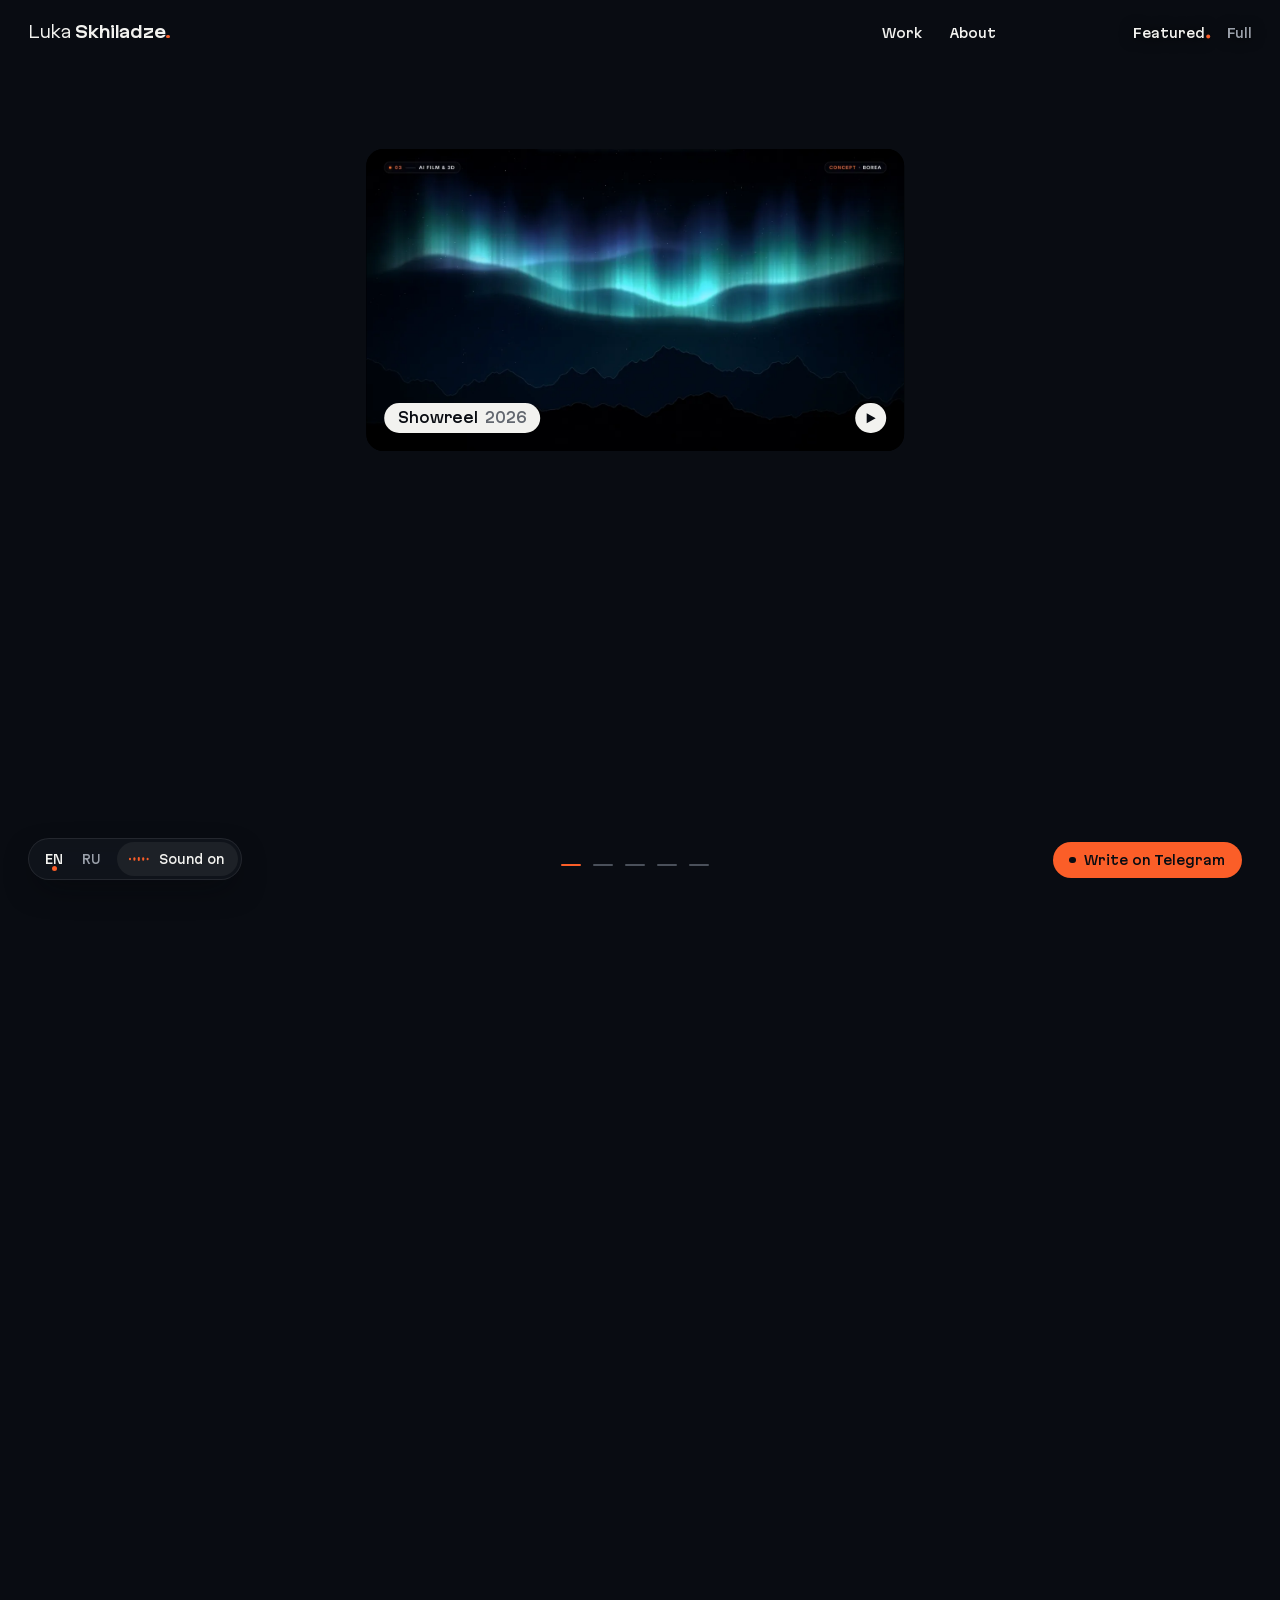
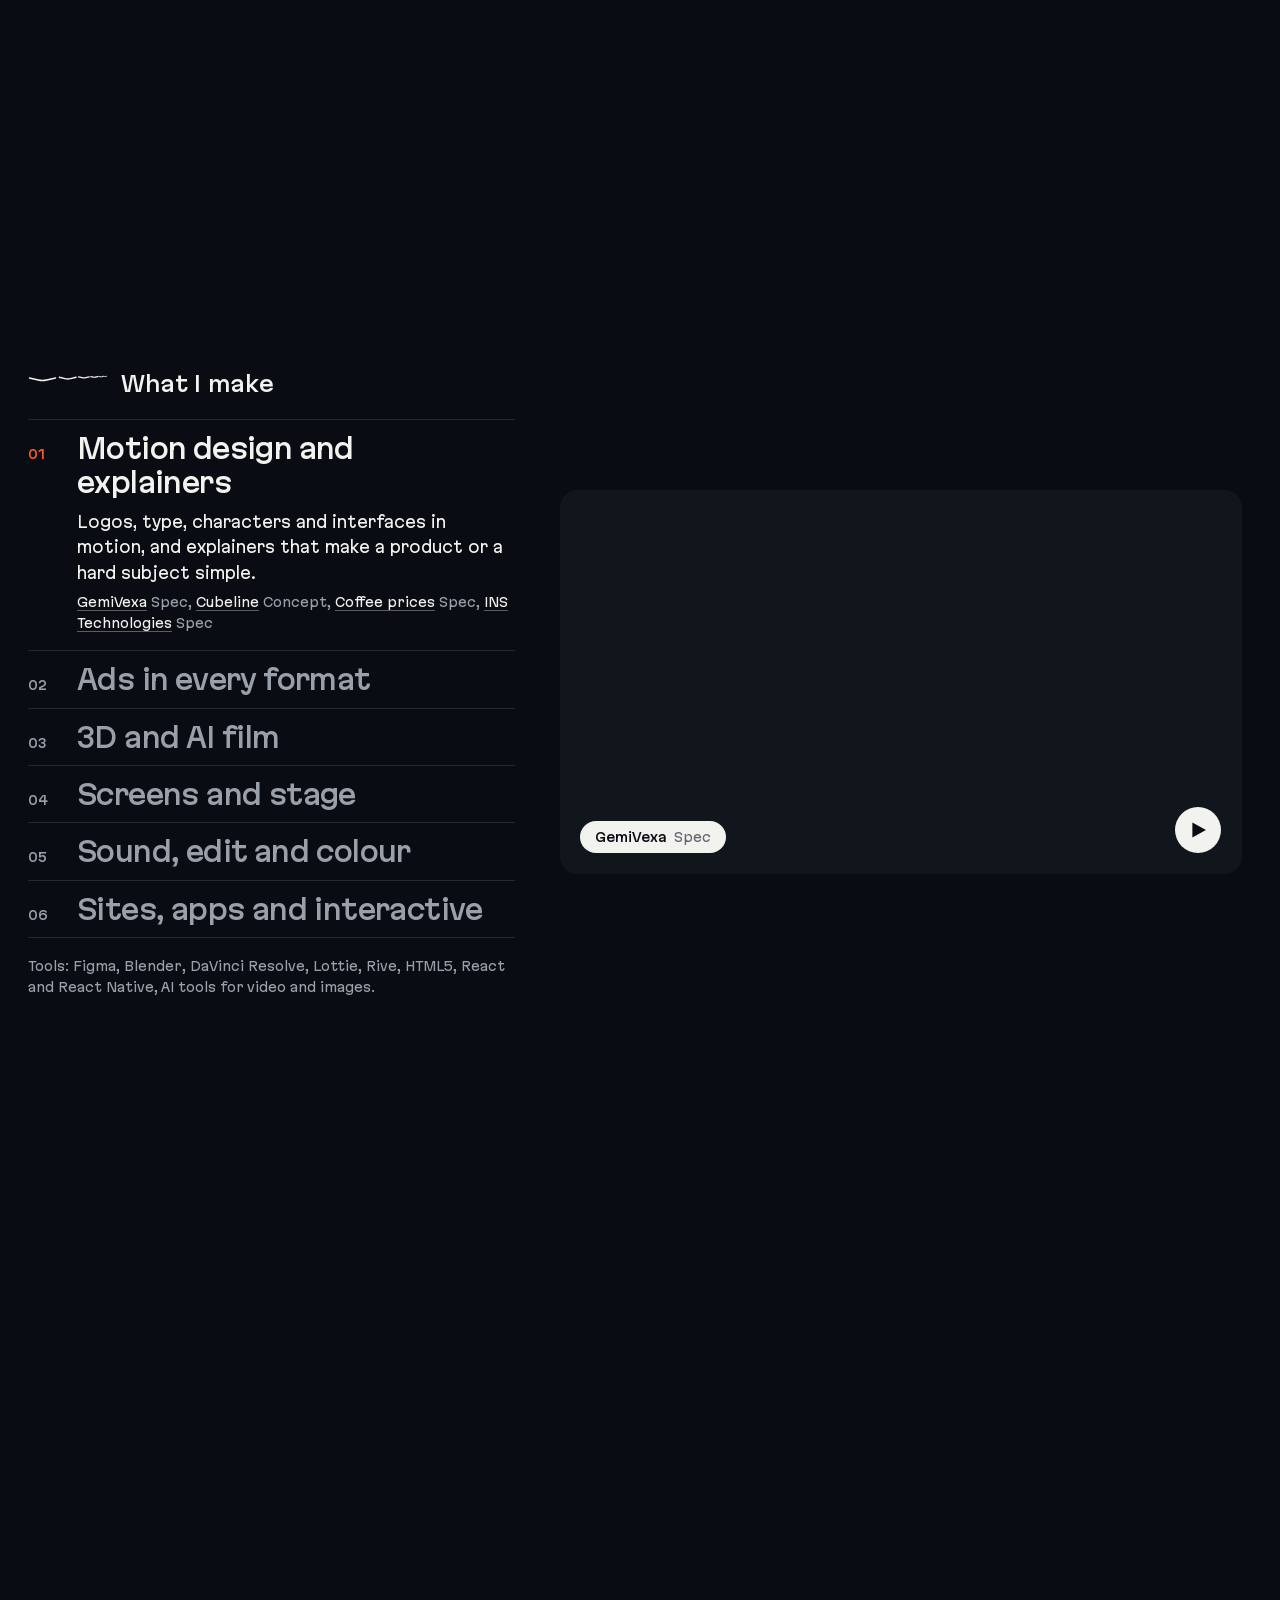
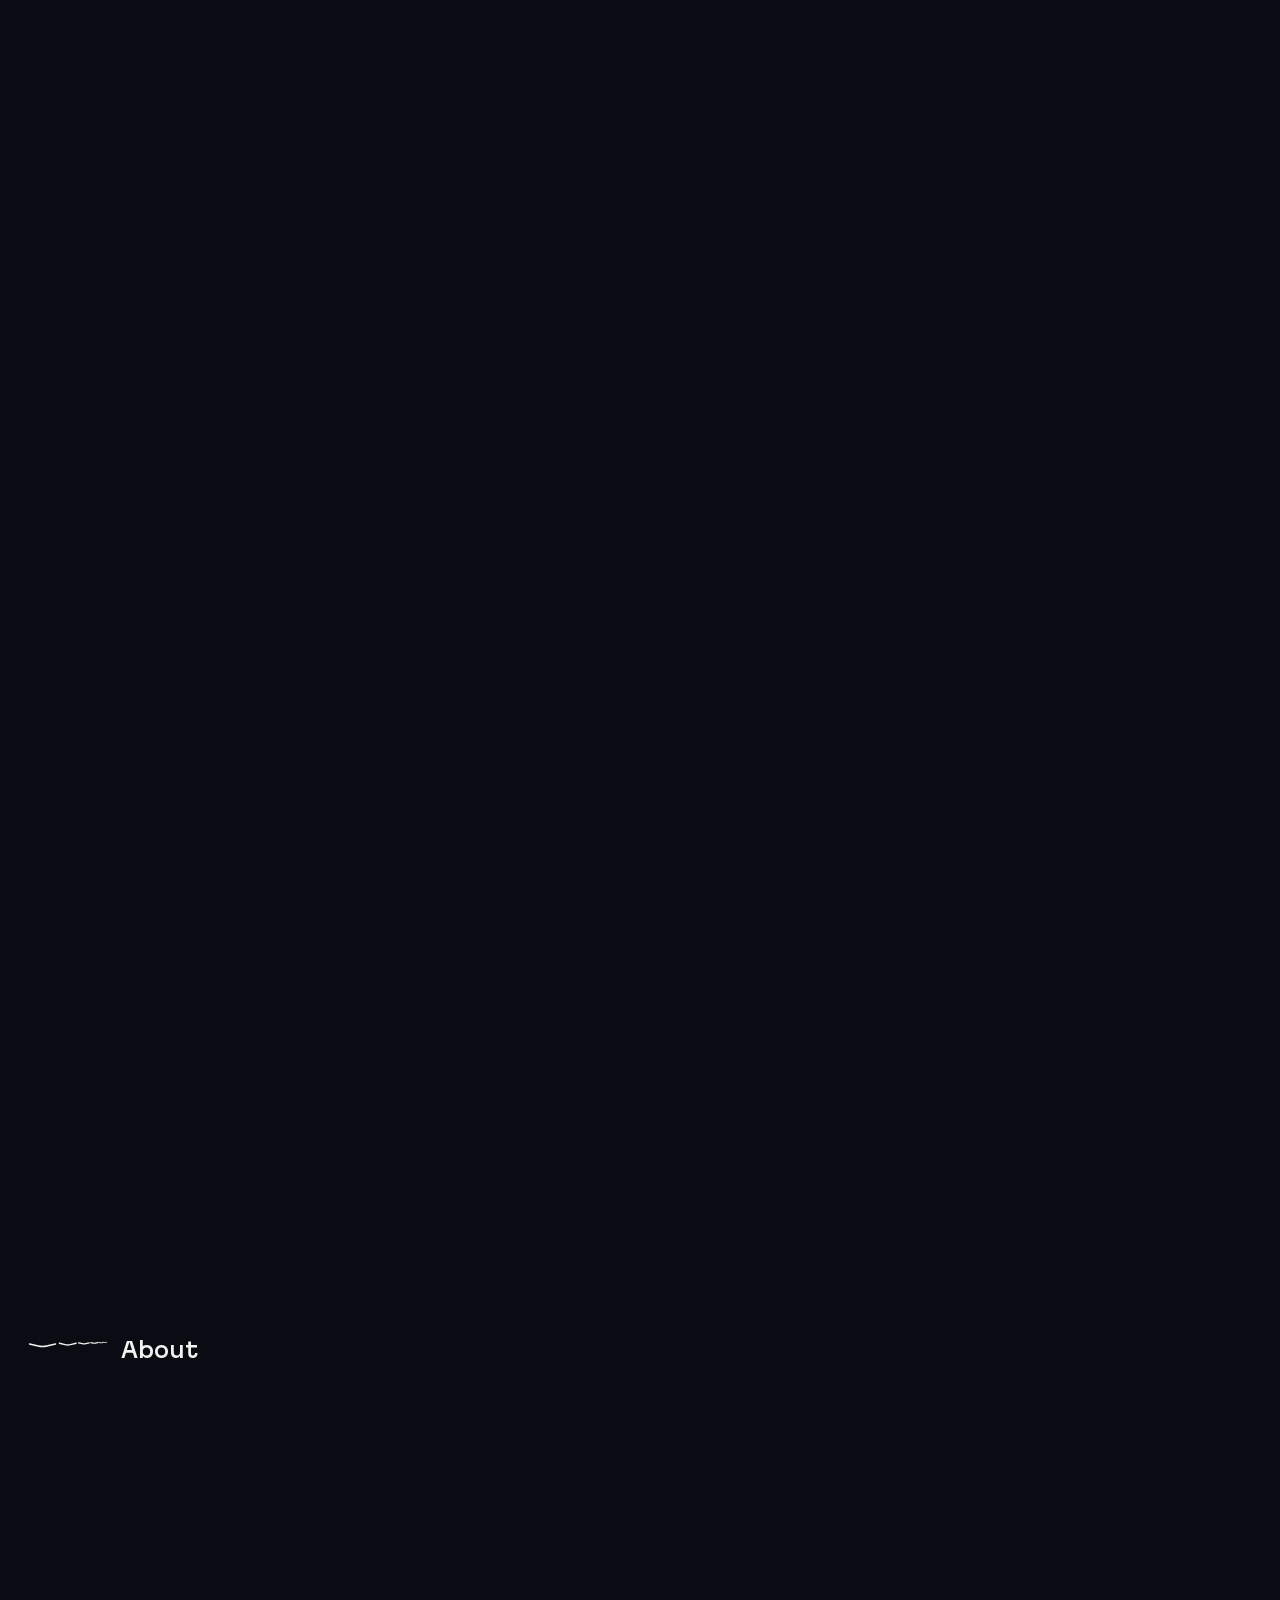
<file: index.html>
<!doctype html>
<html lang="en" class="no-js" data-base="" data-av1="loop,film,teaser" data-av1-same="film/bassface film/borea film/onepoint film/theo loop/bassface-sm loop/borea loop/logicor loop/logicor-h-sm loop/stage-h loop/stage-h-sm loop/theo-sm teaser">
<head>
<meta charset="utf-8">
<meta name="viewport" content="width=device-width, initial-scale=1, viewport-fit=cover">
<title>Luka Skhiladze, motion designer and product engineer</title>
<meta name="description" content="Motion design, AI film, 3D and original sound, plus the website or app to go with them. Tbilisi, working worldwide.">
<link rel="canonical" href="https://skhiladze.com/">
<link rel="alternate" hreflang="en" href="https://skhiladze.com/">
<link rel="alternate" hreflang="ru" href="https://skhiladze.com/ru/">
<link rel="alternate" hreflang="x-default" href="https://skhiladze.com/">
<meta name="theme-color" content="#090C12">
<meta name="color-scheme" content="dark">
<meta property="og:type" content="website">
<meta property="og:site_name" content="Luka Skhiladze">
<meta property="og:title" content="Luka Skhiladze, motion designer and product engineer">
<meta property="og:description" content="Motion design, AI film, 3D and original sound, plus the website or app to go with them. Tbilisi, working worldwide.">
<meta property="og:url" content="https://skhiladze.com/">
<meta property="og:image" content="https://skhiladze.com/media/og-en.jpg">
<meta property="og:image:width" content="1200">
<meta property="og:image:height" content="630">
<meta property="og:locale" content="en_US">
<meta name="twitter:card" content="summary_large_image">
<link rel="icon" href="favicon.svg?v=1179012588" type="image/svg+xml">
<link rel="icon" href="favicon-32.png?v=1179012588" sizes="32x32" type="image/png">
<link rel="apple-touch-icon" href="apple-touch-icon.png?v=1179012588">
<link rel="preload" href="fonts/martian-display-lat.woff2" as="font" type="font/woff2" crossorigin>
<link rel="preload" href="fonts/martian-grotesk-lat.woff2" as="font" type="font/woff2" crossorigin>
<link rel="modulepreload" href="assets/app.js?v=1179012588">
<script>(function(d){d.classList.replace('no-js','js');var m=/[?&]still\b/.test(location.search);try{m=m||localStorage.getItem('skh-motion')==='0'}catch(e){}var g='';try{if(/[?&]gl\b/.test(location.search))g='hw';else{var c=d.ownerDocument.createElement('canvas'),x=c.getContext('webgl2')||c.getContext('webgl');if(x){var r=x.getExtension('WEBGL_debug_renderer_info');g=/swiftshader|llvmpipe|softpipe|software|basic render/i.test(String(x.getParameter(r?r.UNMASKED_RENDERER_WEBGL:x.RENDERER)||''))?'soft':'hw';var l=x.getExtension('WEBGL_lose_context');if(l)l.loseContext()}else g='none'}}catch(e){g=''}d.setAttribute('data-gl',g);var p=g==='soft'||g==='none';d.classList.add(m?'still':p?'gl-plain':'is-intro');if(!p){var o=d.ownerDocument,b=d.getAttribute('data-base')||'',L=[["media/cards-en.avif?v=0c165a3c","image/avif","(min-width: 761px)",1],["media/cards-en-sm.avif?v=31008559","image/avif","(max-width: 760px)",1],["media/cards-mask-en.webp?v=833fb277","","(min-width: 761px)",0],["media/dial.webp?v=605748b4","","(min-width: 761px)",0],["media/dial-sm.webp?v=88027cfd","","(max-width: 760px)",0],["media/cards-mask-en-sm.webp?v=8a00266f","","(max-width: 760px)",0]];for(var i=0;i<L.length;i++){var k=o.createElement('link');k.rel='preload';k.as='image';if(L[i][1])k.type=L[i][1];k.media=L[i][2];if(L[i][3])k.setAttribute('fetchpriority','high');k.href=b+L[i][0];o.head.appendChild(k)}}try{history.scrollRestoration='manual'}catch(e){}try{if(sessionStorage.getItem('skh-place'))d.classList.add('is-jump')}catch(e){}if(HTMLScriptElement.supports&&HTMLScriptElement.supports('speculationrules')){var s=d.ownerDocument.createElement('script');s.type='speculationrules';s.textContent="{\"prefetch\": [{\"where\": {\"selector_matches\": \"a[hreflang]:not([aria-current])\"}, \"eagerness\": \"moderate\"}]}";d.ownerDocument.head.appendChild(s)}})(document.documentElement)</script>
<link rel="stylesheet" href="assets/site.css?v=1179012588">
<script type="application/ld+json">{"@context": "https://schema.org", "@type": "Person", "name": "Luka Skhiladze", "alternateName": "Лука Схиладзе", "jobTitle": "Motion designer and product engineer", "url": "https://skhiladze.com", "address": {"@type": "PostalAddress", "addressLocality": "Tbilisi", "addressCountry": "GE"}, "sameAs": ["https://vimeo.com/showcase/12429580", "https://www.linkedin.com/in/lukaskhiladze", "https://t.me/vaivuiskh", "https://github.com/akultange"]}</script>
</head>
<body>
<div class="veil" aria-hidden="true"></div>
<div class="enter" hidden data-words="Motion|Explainers|Ads|3D|AI film|Screens|Stage|Sound|Edit|Colour|Sites|Apps" data-click-on="Click to tune in" data-click-off="Click to enter" data-tap-on="Tap to tune in" data-tap-off="Tap to enter" data-dial="media/dial.webp?v=605748b4" data-dial-sm="media/dial-sm.webp?v=88027cfd" data-panes="media/dial/" data-pv="c41f6f48"><button class="enter__go" type="button">Enter, with sound</button><button class="enter__mute" type="button">Enter without sound</button></div>
<a class="skip" href="#work">Skip to the work</a>
<button class="skip skip--motion motion-sw" type="button" aria-pressed="true"><span class="mo" aria-hidden="true"><span class="mo__arm"></span></span><span class="mo__on">Motion on</span><span class="mo__off">Motion off</span></button>
<div class="menu" id="menu" tabindex="-1" hidden>
  <div class="menu__top"><a class="menu__mark" href="#top"><span class="name"><span class="name__a">Luka</span> <span class="name__b">Skhiladze</span><span class="pt pt--stop" aria-hidden="true"></span></span></a><button class="menu__x" type="button">Close</button></div>
  <nav class="menu__nav" aria-label="Sections"><ol><li><a href="#work"><span class="menu__n" aria-hidden="true">01</span><span class="menu__w">Work</span></a></li><li><a href="#about"><span class="menu__n" aria-hidden="true">02</span><span class="menu__w">About</span></a></li></ol></nav>
  <div class="menu__view" role="group" aria-label="View"><span class="menu__k">View</span><button class="menu__vb" type="button" data-view="featured" aria-pressed="true">Featured</button><button class="menu__vb" type="button" data-view="full" aria-pressed="false">Full</button></div>
</div>
<main>
<section class="hero" id="top" data-items="5" data-centres="[0, 1, 2, 3, 4]">
  <h1 class="sr">Luka Skhiladze, motion designer and product engineer</h1>
<div class="hero__pin">
    <canvas class="strip" aria-hidden="true"></canvas>
    <header class="bar">
      <div class="bar__mark"><a href="#top"><span class="name"><span class="name__a">Luka</span> <span class="name__b">Skhiladze</span><span class="pt pt--stop" aria-hidden="true"></span></span></a></div>
      <nav class="bar__nav" aria-label="Sections"><span class="bar__half"><a href="#work">Work</a></span><span class="bar__half"><a href="#about">About</a></span></nav>
      <div class="bar__end">
        <button class="bar__menu" type="button" aria-expanded="false" aria-controls="menu">Menu</button>
      </div>
    </header>
    <div class="gate">
      <div class="gate__frame"><video class="gate__v is-on" data-src="media/teaser.mp4" data-src-sm="media/teaser-sm.mp4" data-poster="media/reel.webp" poster="media/reel.webp" muted loop playsinline preload="none" aria-hidden="true" tabindex="-1"></video><video class="gate__v" data-src="media/loop/brerdemon.mp4" data-src-sm="media/loop/brerdemon-sm.mp4" data-poster="media/loop/brerdemon.webp" muted loop playsinline preload="none" aria-hidden="true" tabindex="-1"></video><video class="gate__v" data-src="media/loop/logicor.mp4" data-src-sm="media/loop/logicor-sm.mp4" data-poster="media/loop/logicor.webp" muted loop playsinline preload="none" aria-hidden="true" tabindex="-1"></video><video class="gate__v" data-src="media/loop/coffee.mp4" data-src-sm="media/loop/coffee-sm.mp4" data-poster="media/loop/coffee.webp" muted loop playsinline preload="none" aria-hidden="true" tabindex="-1"></video><video class="gate__v" data-src="media/loop/borea.mp4" data-src-sm="media/loop/borea-sm.mp4" data-poster="media/loop/borea.webp" muted loop playsinline preload="none" aria-hidden="true" tabindex="-1"></video><noscript><img class="gate__still" src="media/reel.webp" width="1280" height="720" alt=""></noscript><div class="gate__rows"><div class="gate__row is-on" data-i="0" aria-current="true"><span class="gate__tab" data-gl-shield><b>Showreel</b> <span>2026</span></span><a class="gate__play" data-gl-shield href="https://vimeo.com/1236859193" data-slug="reel" data-kind="film" data-title="Showreel" data-what="One minute, cut to my own score" data-label="2026" data-vimeo="1236859193" data-file="media/film/reel.mp4" data-snd="music" aria-label="Watch with sound: Showreel"><span class="gate__pl" aria-hidden="true">Watch with sound</span><svg class="gate__ic" viewBox="0 0 58 58" aria-hidden="true"><path d="M21.9 19.5V38.5L39 29Z"/></svg></a></div><div class="gate__row" data-i="1"><span class="gate__tab" data-gl-shield><b>BrerDemon</b> <span>Concept</span></span><a class="gate__play" data-gl-shield href="media/film/brerdemon.mp4" data-slug="brerdemon" data-kind="film" data-title="BrerDemon" data-label="Concept" data-file="media/film/brerdemon.mp4" data-snd="music" aria-label="Watch: BrerDemon"><span class="gate__pl" aria-hidden="true">Watch</span><svg class="gate__ic" viewBox="0 0 58 58" aria-hidden="true"><path d="M21.9 19.5V38.5L39 29Z"/></svg></a></div><div class="gate__row" data-i="2"><span class="gate__tab" data-gl-shield><b>Logicor Park 08</b> <span>Client, AI</span></span><a class="gate__play" data-gl-shield href="media/film/logicor.mp4" data-slug="logicor" data-kind="film" data-title="Logicor Park 08" data-what="AI video banner campaign, every format" data-label="Client, AI" data-file="media/film/logicor.mp4" data-snd="none" aria-label="Watch: Logicor Park 08"><span class="gate__pl" aria-hidden="true">Watch</span><svg class="gate__ic" viewBox="0 0 58 58" aria-hidden="true"><path d="M21.9 19.5V38.5L39 29Z"/></svg></a></div><div class="gate__row" data-i="3"><span class="gate__tab" data-gl-shield><b>Coffee prices</b> <span>Spec</span></span><a class="gate__play" data-gl-shield href="https://vimeo.com/1236838621" data-slug="coffee" data-kind="film" data-title="Coffee prices" data-what="Hand-drawn explainer for YouTube" data-label="Spec" data-vimeo="1236838621" data-file="media/film/coffee.mp4" data-cc="media/film/coffee.vtt" aria-label="Watch: Coffee prices"><span class="gate__pl" aria-hidden="true">Watch</span><svg class="gate__ic" viewBox="0 0 58 58" aria-hidden="true"><path d="M21.9 19.5V38.5L39 29Z"/></svg></a></div><div class="gate__row" data-i="4"><span class="gate__tab" data-gl-shield><b>Borea</b> <span>Concept</span></span><a class="gate__play" data-gl-shield href="https://vimeo.com/1231861622" data-slug="borea" data-kind="film" data-title="Borea" data-what="Launch film for a weather app" data-label="Concept" data-vimeo="1231861622" data-file="media/film/borea.mp4" data-snd="music" aria-label="Watch: Borea"><span class="gate__pl" aria-hidden="true">Watch</span><svg class="gate__ic" viewBox="0 0 58 58" aria-hidden="true"><path d="M21.9 19.5V38.5L39 29Z"/></svg></a></div></div></div>
    </div>
    <div class="dots" role="group" aria-label="Films in the middle window"><button class="dots__b" type="button" data-i="0" aria-label="Showreel" aria-current="true"></button><button class="dots__b" type="button" data-i="1" aria-label="BrerDemon"></button><button class="dots__b" type="button" data-i="2" aria-label="Logicor Park 08"></button><button class="dots__b" type="button" data-i="3" aria-label="Coffee prices"></button><button class="dots__b" type="button" data-i="4" aria-label="Borea"></button></div>
    <p class="swipe" aria-hidden="true"><svg class="swipe__ic" viewBox="0 0 16 30"><path d="M2.6 26L8 20.6 13.4 26"/><path d="M2.6 17L8 11.6 13.4 17"/><circle cx="8" cy="4.4" r="2.5"/></svg><span class="swipe__t">Swipe up</span></p>
    <a class="btn btn--tg hero__tg" href="https://t.me/vaivuiskh"><span class="pt" aria-hidden="true"></span><span class="roll"><span>Write on Telegram</span><span aria-hidden="true" data-t="Write on Telegram"></span></span></a>
  </div>
</section>
<section class="make" id="work" aria-labelledby="make-h">
  <div class="make__scene" style="--k:6">
    <div class="make__pin" data-hold>
      <div class="make__side">
        <h2 class="make__h" id="make-h" data-arrive style="--ai:0"><span class="flock" aria-hidden="true"><svg viewBox="0 0 52.9 14"><path d="M1.00 1.4L6.76 8.23Q9.60 11.60 12.44 8.23L18.20 1.4"/><path d="M20.80 1.4L24.49 5.77Q26.30 7.93 28.12 5.77L31.81 1.4"/><path d="M33.47 1.4L35.83 4.20Q36.99 5.58 38.16 4.20L40.52 1.4"/><path d="M41.58 1.4L43.09 3.19Q43.84 4.07 44.58 3.19L46.09 1.4"/><path d="M46.77 1.4L47.74 2.55Q48.22 3.11 48.69 2.55L49.66 1.4"/><path d="M50.09 1.4L50.71 2.13Q51.02 2.50 51.32 2.13L51.94 1.4"/><circle cx="9.60" cy="7.32" r="2.4"/></svg></span>What I make</h2>
        <ol class="make__list"><li class="make__item is-on" data-i="0" data-arrive style="--ai:1">
      <button class="make__b" type="button"><span class="make__n">01</span><span class="make__t">Motion design and explainers</span></button>
      <div class="make__more"><div><a class="make__mw" href="https://vimeo.com/1231188796" data-slug="gemivexa" data-kind="film" data-title="GemiVexa" data-what="Kinetic typography intro" data-label="Spec" data-vimeo="1231188796" data-file="media/film/gemivexa.mp4" data-snd="music" data-land aria-label="GemiVexa Spec, Motion design and explainers"><video class="make__v" data-src="media/loop/gemivexa.mp4" data-src-sm="media/loop/gemivexa-sm.mp4" data-poster="media/loop/gemivexa.webp" muted loop playsinline preload="none" aria-hidden="true"></video><span class="make__tab"><b>GemiVexa</b> <span>Spec</span></span><span class="make__go" aria-hidden="true"><svg class="make__ic" viewBox="0 0 58 58" aria-hidden="true"><path d="M21.9 19.5V38.5L39 29Z"/></svg></span></a><p class="make__s">Logos, type, characters and interfaces in motion, and explainers that make a product or a hard subject simple.</p><p class="make__ex"><a href="https://vimeo.com/1231188796" data-slug="gemivexa" data-kind="film" data-title="GemiVexa" data-what="Kinetic typography intro" data-label="Spec" data-vimeo="1231188796" data-file="media/film/gemivexa.mp4" data-snd="music">GemiVexa</a> <span class="make__lab">Spec</span>, <a href="https://vimeo.com/1231174220" data-slug="cubeline" data-kind="film" data-title="Cubeline" data-what="SaaS explainer, interface motion" data-label="Concept" data-vimeo="1231174220" data-file="media/film/cubeline.mp4" data-snd="music">Cubeline</a> <span class="make__lab">Concept</span>, <a href="https://vimeo.com/1236838621" data-slug="coffee" data-kind="film" data-title="Coffee prices" data-what="Hand-drawn explainer for YouTube" data-label="Spec" data-vimeo="1236838621" data-file="media/film/coffee.mp4" data-cc="media/film/coffee.vtt">Coffee prices</a> <span class="make__lab">Spec</span>, <a href="https://vimeo.com/1233704367" data-slug="ins" data-kind="film" data-title="INS Technologies" data-what="Facilities film for IRIS200, four minutes" data-label="Spec" data-vimeo="1233704367" data-file="media/film/ins.mp4" data-snd="music">INS Technologies</a> <span class="make__lab">Spec</span></p></div></div>
    </li><li class="make__item" data-i="1" data-arrive style="--ai:2">
      <button class="make__b" type="button"><span class="make__n">02</span><span class="make__t">Ads in every format</span></button>
      <div class="make__more"><div><a class="make__mw" href="https://vimeo.com/1232948144" data-slug="ev" data-kind="film" data-title="EV Conference" data-what="One ad in three native formats" data-label="Spec" data-vimeo="1232948144" data-file="media/film/ev.mp4" data-snd="music" aria-label="EV Conference Spec, Ads in every format"><video class="make__v" data-src="media/loop/ev.mp4" data-src-sm="media/loop/ev-sm.mp4" data-poster="media/loop/ev.webp" muted loop playsinline preload="none" aria-hidden="true"></video><span class="make__tab"><b>EV Conference</b> <span>Spec</span></span><span class="make__go" aria-hidden="true"><svg class="make__ic" viewBox="0 0 58 58" aria-hidden="true"><path d="M21.9 19.5V38.5L39 29Z"/></svg></span></a><p class="make__s">Ads for Reels, Stories, TikTok and VK Clips, with several hooks to test and banners to match, all from one idea.</p><p class="make__ex"><a href="https://vimeo.com/1232948144" data-slug="ev" data-kind="film" data-title="EV Conference" data-what="One ad in three native formats" data-label="Spec" data-vimeo="1232948144" data-file="media/film/ev.mp4" data-snd="music">EV Conference</a> <span class="make__lab">Spec</span>, <a href="media/film/logicor.mp4" data-slug="logicor" data-kind="film" data-title="Logicor Park 08" data-what="AI video banner campaign, every format" data-label="Client, AI" data-file="media/film/logicor.mp4" data-snd="none">Logicor Park 08</a> <span class="make__lab">Client, AI</span>, <a href="https://vimeo.com/1231866635" data-slug="adreel" data-kind="film" data-title="Ad creative reel" data-what="Static and video ads for DTC brands" data-label="Spec" data-vimeo="1231866635" data-file="media/film/adreel.mp4" data-snd="music">Ad creative reel</a> <span class="make__lab">Spec</span></p></div></div>
    </li><li class="make__item" data-i="2" data-arrive style="--ai:3">
      <button class="make__b" type="button"><span class="make__n">03</span><span class="make__t">3D and AI film</span></button>
      <div class="make__more"><div><a class="make__mw" href="https://vimeo.com/1231861622" data-slug="borea" data-kind="film" data-title="Borea" data-what="Launch film for a weather app" data-label="Concept" data-vimeo="1231861622" data-file="media/film/borea.mp4" data-snd="music" aria-label="Borea Concept, 3D and AI film"><video class="make__v" data-src="media/loop/borea-h.mp4" data-src-sm="media/loop/borea-h-sm.mp4" data-poster="media/loop/borea.webp" muted loop playsinline preload="none" aria-hidden="true"></video><span class="make__tab"><b>Borea</b> <span>Concept</span></span><span class="make__go" aria-hidden="true"><svg class="make__ic" viewBox="0 0 58 58" aria-hidden="true"><path d="M21.9 19.5V38.5L39 29Z"/></svg></span></a><p class="make__s">Product films, scenes and simulations in Blender, and AI footage finished with real editing, colour and sound.</p><p class="make__ex"><a href="https://vimeo.com/1233689711" data-slug="fuse3d" data-kind="film" data-title="Fuse 2" data-what="AI agent product film in 3D" data-label="Spec" data-vimeo="1233689711" data-file="media/film/fuse3d.mp4" data-snd="music">Fuse 2</a> <span class="make__lab">Spec</span>, <a href="https://vimeo.com/1233693409" data-slug="lamp" data-kind="film" data-title="Modular desk lamp" data-what="3D product film" data-label="Spec" data-vimeo="1233693409" data-file="media/film/lamp.mp4" data-snd="music">Modular desk lamp</a> <span class="make__lab">Spec</span>, <a href="https://vimeo.com/1231861622" data-slug="borea" data-kind="film" data-title="Borea" data-what="Launch film for a weather app" data-label="Concept" data-vimeo="1231861622" data-file="media/film/borea.mp4" data-snd="music">Borea</a> <span class="make__lab">Concept</span>, <a href="https://vimeo.com/1236739543" data-slug="finch" data-kind="film" data-title="Finch &amp; Wild" data-what="Brand film opening, AI previz" data-label="Spec, AI" data-vimeo="1236739543" data-file="media/film/finch.mp4" data-snd="music">Finch &amp; Wild</a> <span class="make__lab">Spec, AI</span></p></div></div>
    </li><li class="make__item" data-i="3" data-arrive style="--ai:4">
      <button class="make__b" type="button"><span class="make__n">04</span><span class="make__t">Screens and stage</span></button>
      <div class="make__more"><div><a class="make__mw" href="https://vimeo.com/1234375913" data-slug="stage" data-kind="film" data-title="Stage Visuals Pack" data-what="Characters and loops for concert screens" data-label="Spec" data-vimeo="1234375913" data-file="media/film/stage.mp4" data-snd="music" aria-label="Stage Visuals Pack Spec, Screens and stage"><video class="make__v" data-src="media/loop/stage-h.mp4" data-src-sm="media/loop/stage-h-sm.mp4" data-poster="media/loop/stage.webp" muted loop playsinline preload="none" aria-hidden="true"></video><span class="make__tab"><b>Stage Visuals Pack</b> <span>Spec</span></span><span class="make__go" aria-hidden="true"><svg class="make__ic" viewBox="0 0 58 58" aria-hidden="true"><path d="M21.9 19.5V38.5L39 29Z"/></svg></span></a><p class="make__s">Loops for LED walls and projections, characters for concert screens, visualizers for tracks and releases.</p><p class="make__ex"><a href="https://vimeo.com/1234375913" data-slug="stage" data-kind="film" data-title="Stage Visuals Pack" data-what="Characters and loops for concert screens" data-label="Spec" data-vimeo="1234375913" data-file="media/film/stage.mp4" data-snd="music">Stage Visuals Pack</a> <span class="make__lab">Spec</span>, <a href="https://vimeo.com/1234375866" data-slug="bassface" data-kind="film" data-title="BASSFACE" data-what="Loop for an LED screen" data-label="Spec" data-vimeo="1234375866" data-file="media/film/bassface.mp4" data-snd="none">BASSFACE</a> <span class="make__lab">Spec</span>, <a href="https://vimeo.com/1236840946" data-slug="theo" data-kind="film" data-title="Theo (Mihigh Remix)" data-what="Music visualizer in ferrofluid" data-label="Spec" data-vimeo="1236840946" data-file="media/film/theo.mp4" data-snd="music">Theo (Mihigh Remix)</a> <span class="make__lab">Spec</span></p></div></div>
    </li><li class="make__item" data-i="4" data-arrive style="--ai:5">
      <button class="make__b" type="button"><span class="make__n">05</span><span class="make__t">Sound, edit and colour</span></button>
      <div class="make__more"><div><a class="make__mw" href="https://vimeo.com/1231888838" data-slug="onepoint" data-kind="film" data-title="One Point" data-what="My concept film: a point, a line, a plane, a name" data-label="My film" data-vimeo="1231888838" data-file="media/film/onepoint.mp4" data-snd="music" aria-label="One Point My film, Sound, edit and colour"><video class="make__v" data-src="media/loop/onepoint.mp4" data-src-sm="media/loop/onepoint-sm.mp4" data-poster="media/loop/onepoint.webp" muted loop playsinline preload="none" aria-hidden="true"></video><span class="make__tab"><b>One Point</b> <span>My film</span></span><span class="make__go" aria-hidden="true"><svg class="make__ic" viewBox="0 0 58 58" aria-hidden="true"><path d="M21.9 19.5V38.5L39 29Z"/></svg></span></a><p class="make__s">Original music and sound design cut to the picture, then editing and colour grading, from ads to documentary.</p><p class="make__ex"><a href="https://vimeo.com/1236859193" data-slug="reel" data-kind="film" data-title="Showreel" data-what="One minute, cut to my own score" data-label="2026" data-vimeo="1236859193" data-file="media/film/reel.mp4" data-snd="music">Showreel</a> <span class="make__lab">2026</span>, <a href="https://vimeo.com/1231888838" data-slug="onepoint" data-kind="film" data-title="One Point" data-what="My concept film: a point, a line, a plane, a name" data-label="My film" data-vimeo="1231888838" data-file="media/film/onepoint.mp4" data-snd="music">One Point</a> <span class="make__lab">My film</span></p></div></div>
    </li><li class="make__item" data-i="5" data-arrive style="--ai:6">
      <button class="make__b" type="button"><span class="make__n">06</span><span class="make__t">Sites, apps and interactive</span></button>
      <div class="make__more"><div><a class="make__mw" href="https://akultange.github.io/the-cozzi/" data-slug="cozzi" data-kind="site" data-title="The Cozzi" data-what="Product site concept for a travel pillow" data-label="Spec" target="_blank" rel="noopener" aria-label="The Cozzi Spec, Sites, apps and interactive"><video class="make__v" data-src="media/loop/cozzi.mp4" data-src-sm="media/loop/cozzi-sm.mp4" data-poster="media/loop/cozzi.webp" muted loop playsinline preload="none" aria-hidden="true"></video><span class="make__tab"><b>The Cozzi</b> <span>Spec</span></span><span class="make__go" aria-hidden="true"><svg class="make__ic" viewBox="0 0 58 58" aria-hidden="true"><path d="M22 36L36 22M25 22H36V33" fill="none" stroke="currentColor" stroke-width="2.6" stroke-linecap="round" stroke-linejoin="round"/></svg></span></a><p class="make__s">Landing pages, sites and mobile apps from idea to release, Lottie and Rive animation, HTML5 banners and mini-games.</p><p class="make__ex"><a href="https://akultange.github.io/the-cozzi/" data-slug="cozzi" data-kind="site" data-title="The Cozzi" data-what="Product site concept for a travel pillow" data-label="Spec" target="_blank" rel="noopener">The Cozzi</a> <span class="make__lab">Spec</span>, <a href="https://apps.apple.com/app/id6769320930" data-slug="app" data-kind="site" data-title="B2B safety app" data-what="iOS app I built end to end" data-label="App Store" target="_blank" rel="noopener">B2B safety app</a> <span class="make__lab">App Store</span>, <a href="https://akultange.github.io/forseo-rive/" data-slug="forseo" data-kind="site" data-title="Forseo" data-what="Rive mascot with a state machine" data-label="Spec" target="_blank" rel="noopener">Forseo</a> <span class="make__lab">Spec</span>, <a href="https://akultange.github.io/vault-playable/" data-slug="vault" data-kind="site" data-title="VAULT" data-what="Playable mini-game for ad networks" data-label="Spec" target="_blank" rel="noopener">VAULT</a> <span class="make__lab">Spec</span></p></div></div>
    </li></ol>
        <p class="make__tools" data-arrive style="--ai:7">Tools: Figma, Blender, DaVinci Resolve, Lottie, Rive, HTML5, React and React Native, AI tools for video and images.</p>
      </div>
      <div class="make__frame" data-land>
        <canvas class="make__field" aria-hidden="true"></canvas>
        <a class="make__win is-on" href="https://vimeo.com/1231188796" data-slug="gemivexa" data-kind="film" data-title="GemiVexa" data-what="Kinetic typography intro" data-label="Spec" data-vimeo="1231188796" data-file="media/film/gemivexa.mp4" data-snd="music" tabindex="0" aria-label="GemiVexa Spec, Motion design and explainers"><video class="make__v" data-src="media/loop/gemivexa.mp4" data-src-sm="media/loop/gemivexa-sm.mp4" data-poster="media/loop/gemivexa.webp" muted loop playsinline preload="none" aria-hidden="true"></video><span class="make__tab"><b>GemiVexa</b> <span>Spec</span></span><span class="make__go" aria-hidden="true"><svg class="make__ic" viewBox="0 0 58 58" aria-hidden="true"><path d="M21.9 19.5V38.5L39 29Z"/></svg></span></a><a class="make__win" href="https://vimeo.com/1232948144" data-slug="ev" data-kind="film" data-title="EV Conference" data-what="One ad in three native formats" data-label="Spec" data-vimeo="1232948144" data-file="media/film/ev.mp4" data-snd="music" tabindex="-1" aria-label="EV Conference Spec, Ads in every format"><video class="make__v" data-src="media/loop/ev.mp4" data-src-sm="media/loop/ev-sm.mp4" data-poster="media/loop/ev.webp" muted loop playsinline preload="none" aria-hidden="true"></video><span class="make__tab"><b>EV Conference</b> <span>Spec</span></span><span class="make__go" aria-hidden="true"><svg class="make__ic" viewBox="0 0 58 58" aria-hidden="true"><path d="M21.9 19.5V38.5L39 29Z"/></svg></span></a><a class="make__win" href="https://vimeo.com/1231861622" data-slug="borea" data-kind="film" data-title="Borea" data-what="Launch film for a weather app" data-label="Concept" data-vimeo="1231861622" data-file="media/film/borea.mp4" data-snd="music" tabindex="-1" aria-label="Borea Concept, 3D and AI film"><video class="make__v" data-src="media/loop/borea-h.mp4" data-src-sm="media/loop/borea-h-sm.mp4" data-poster="media/loop/borea.webp" muted loop playsinline preload="none" aria-hidden="true"></video><span class="make__tab"><b>Borea</b> <span>Concept</span></span><span class="make__go" aria-hidden="true"><svg class="make__ic" viewBox="0 0 58 58" aria-hidden="true"><path d="M21.9 19.5V38.5L39 29Z"/></svg></span></a><a class="make__win" href="https://vimeo.com/1234375913" data-slug="stage" data-kind="film" data-title="Stage Visuals Pack" data-what="Characters and loops for concert screens" data-label="Spec" data-vimeo="1234375913" data-file="media/film/stage.mp4" data-snd="music" tabindex="-1" aria-label="Stage Visuals Pack Spec, Screens and stage"><video class="make__v" data-src="media/loop/stage-h.mp4" data-src-sm="media/loop/stage-h-sm.mp4" data-poster="media/loop/stage.webp" muted loop playsinline preload="none" aria-hidden="true"></video><span class="make__tab"><b>Stage Visuals Pack</b> <span>Spec</span></span><span class="make__go" aria-hidden="true"><svg class="make__ic" viewBox="0 0 58 58" aria-hidden="true"><path d="M21.9 19.5V38.5L39 29Z"/></svg></span></a><a class="make__win" href="https://vimeo.com/1231888838" data-slug="onepoint" data-kind="film" data-title="One Point" data-what="My concept film: a point, a line, a plane, a name" data-label="My film" data-vimeo="1231888838" data-file="media/film/onepoint.mp4" data-snd="music" tabindex="-1" aria-label="One Point My film, Sound, edit and colour"><video class="make__v" data-src="media/loop/onepoint.mp4" data-src-sm="media/loop/onepoint-sm.mp4" data-poster="media/loop/onepoint.webp" muted loop playsinline preload="none" aria-hidden="true"></video><span class="make__tab"><b>One Point</b> <span>My film</span></span><span class="make__go" aria-hidden="true"><svg class="make__ic" viewBox="0 0 58 58" aria-hidden="true"><path d="M21.9 19.5V38.5L39 29Z"/></svg></span></a><a class="make__win" href="https://akultange.github.io/the-cozzi/" data-slug="cozzi" data-kind="site" data-title="The Cozzi" data-what="Product site concept for a travel pillow" data-label="Spec" target="_blank" rel="noopener" tabindex="-1" aria-label="The Cozzi Spec, Sites, apps and interactive"><video class="make__v" data-src="media/loop/cozzi.mp4" data-src-sm="media/loop/cozzi-sm.mp4" data-poster="media/loop/cozzi.webp" muted loop playsinline preload="none" aria-hidden="true"></video><span class="make__tab"><b>The Cozzi</b> <span>Spec</span></span><span class="make__go" aria-hidden="true"><svg class="make__ic" viewBox="0 0 58 58" aria-hidden="true"><path d="M22 36L36 22M25 22H36V33" fill="none" stroke="currentColor" stroke-width="2.6" stroke-linecap="round" stroke-linejoin="round"/></svg></span></a>
      </div>
    </div>
  </div>
</section>
<section class="op" id="about" aria-labelledby="about-h">
  <a class="skip" href="#contact">Skip to the end of the About</a>
  <div class="op-track">
    <div class="op-stage">
      <canvas class="op-field" aria-hidden="true"></canvas>
      <canvas class="op-line" aria-hidden="true"></canvas>
      <div class="op-planes" aria-hidden="true"></div>
      <div class="op-fade" aria-hidden="true"></div>
      <div class="op-head">
        <h2 class="op-h" id="about-h"><span class="flock" aria-hidden="true"><svg viewBox="0 0 52.9 14"><path d="M1.00 1.4L6.76 8.23Q9.60 11.60 12.44 8.23L18.20 1.4"/><path d="M20.80 1.4L24.49 5.77Q26.30 7.93 28.12 5.77L31.81 1.4"/><path d="M33.47 1.4L35.83 4.20Q36.99 5.58 38.16 4.20L40.52 1.4"/><path d="M41.58 1.4L43.09 3.19Q43.84 4.07 44.58 3.19L46.09 1.4"/><path d="M46.77 1.4L47.74 2.55Q48.22 3.11 48.69 2.55L49.66 1.4"/><path d="M50.09 1.4L50.71 2.13Q51.02 2.50 51.32 2.13L51.94 1.4"/><circle cx="9.60" cy="7.32" r="2.4"/></svg></span>About</h2>
        <p class="op-chap" aria-hidden="true"><span class="op-n"></span><span class="op-ct"></span></p>
      </div>
      <p class="op-year" aria-hidden="true"></p>
      <div class="op-final">
        <p class="op-word" aria-hidden="true"><span class="op-w-a">Luka</span> <span class="op-w-b">Skhiladze</span><span class="pt pt--stop"></span></p>
        <p class="op-copy">You get the whole cycle from one person: idea, design, animation, sound, edit, colour and, if needed, the site or app. When a project needs a senior designer, I work alongside Gio Kheladze, my studio partner.</p>
        <dl class="op-facts"><div><dt>Based in</dt><dd>Tbilisi, Georgia</dd></div><div><dt>Languages</dt><dd>Russian, Georgian, English</dd></div><div><dt>Works</dt><dd>Remotely, worldwide</dd></div></dl>
        <p class="op-cta"><a class="btn btn--tg op-tg" href="https://t.me/vaivuiskh"><span class="pt" aria-hidden="true"></span><span class="roll"><span>Write on Telegram</span><span aria-hidden="true" data-t="Write on Telegram"></span></span></a><span class="op-cl"><a href="mailto:akultange@gmail.com?subject=Project%20for%20Luka">akultange@gmail.com</a><a href="https://www.linkedin.com/in/lukaskhiladze" target="_blank" rel="noopener">LinkedIn</a><a href="https://vimeo.com/showcase/12429580" target="_blank" rel="noopener">Vimeo</a></span></p>
        <p class="op-last"><span class="op-motto">A point, a line, a plane, a name.</span><button class="op-again" type="button"><svg class="op-again__ic" viewBox="0 0 24 24" aria-hidden="true"><polyline points="1 4 1 10 7 10"/><path d="M3.5 15a9 9 0 1 0 2.1-9.4L1 10"/></svg>Watch again</button><button class="op-again op-motion motion-sw" type="button" aria-pressed="true"><span class="mo" aria-hidden="true"><span class="mo__arm"></span></span><span class="mo__on">Motion on</span><span class="mo__off">Motion off</span></button></p>
      </div>
      <p class="op-rotate"><span class="op-rot-i" aria-hidden="true"></span><span>Turn your phone upright to watch the story</span></p>
    </div>
    <span class="op-end" id="contact"></span>
  </div>
  <div class="sr"><ol><li>2019. Post-production supervisor. Running editors, sound designers and motion designers, and seeing where work was done at half effort.</li><li>2019–2021. Film colorist. «Kresty», documentary, Memorandum · colour</li><li>2019–2022. IT at Bauman, Moscow.</li><li>2023–2025. Independent developer. Sites and apps, from idea to release.</li><li>2025–2026. Startup app, end to end. All the way to the App Store.</li><li>2026 →. Motion designer and developer. Films for clients abroad, and the site or app around them when they need one.</li></ol><p>You get the whole cycle from one person: idea, design, animation, sound, edit, colour and, if needed, the site or app. When a project needs a senior designer, I work alongside Gio Kheladze, my studio partner. Based in: Tbilisi, Georgia. Languages: Russian, Georgian, English. Works: Remotely, worldwide.</p></div>
  <script type="application/json" class="op-data">{"ch":{"pps":{"yr":"2019","t":"Post-production supervisor","b":"Running editors, sound designers and motion designers, and seeing where work was done at half effort."},"col":{"yr":"2019–2021","t":"Film colorist","b":"«Kresty», documentary, Memorandum · colour"},"bau":{"yr":"2019–2022","t":"IT at Bauman, Moscow","b":""},"dev":{"yr":"2023–2025","t":"Independent developer","b":"Sites and apps, from idea to release."},"app":{"yr":"2025–2026","t":"Startup app, end to end","b":"All the way to the App Store."},"now":{"yr":"2026 →","t":"Motion designer and developer","b":"Films for clients abroad, and the site or app around them when they need one."}},"board":["Edit","Sound","Motion"],"pipe":["Idea","Design","Code","Release"],"bau":["МГТУ им. Н. Э. Баумана","Moscow"],"grade":["Grade","Log"],"status":["Prepare for Submission","Waiting for Review","In Review","Ready for Distribution"],"now":"Now","name":[["Luka ","#8a9099"],["Skhiladze","#f2f2ef"],[".","#fb5e28"]],"luka":"media/still/luka.webp","slides":[{"src":"media/still/w-stage.webp","t":"Stage Visuals Pack","l":"Spec"},{"src":"media/still/w-theo.webp","t":"Theo (Mihigh Remix)","l":"Spec"},{"src":"media/still/w-gemivexa.webp","t":"GemiVexa","l":"Spec"},{"src":"media/still/w-ev.webp","t":"EV Conference","l":"Spec"},{"src":"media/still/w-borea.webp","t":"Borea","l":"Concept"},{"src":"media/still/w-logicor.webp","t":"Logicor Park 08","l":"Client, AI"},{"src":"media/still/w-campfire.webp","t":"Campfire Stories","l":"Spec"},{"src":"media/still/w-brerdemon.webp","t":"BrerDemon","l":"Concept"},{"src":"media/still/w-bassface.webp","t":"BASSFACE","l":"Spec"},{"src":"media/still/w-fuse3d.webp","t":"Fuse 2","l":"Spec"}]}</script>
</section>
</main>
<section class="full" id="full" aria-label="All work" hidden>
  <div class="full__veil" aria-hidden="true"></div>
  <canvas class="full__flow" aria-hidden="true"></canvas>
  <div class="full__in">
    <div class="full__band" aria-hidden="true"></div>
    <canvas class="full__dial" aria-hidden="true"></canvas>
    <span class="full__pt" aria-hidden="true"></span>
    <div class="full__win" aria-hidden="true"><img class="full__img" src="[data-uri]" width="16" height="9" alt="" decoding="async">
      <p class="full__away" data-vimeo="Plays from Vimeo" data-site="Opens the site" data-store="Opens the App Store"><span class="full__ic"></span><span class="full__aw"></span></p></div>
    <p class="full__hint" data-sum="31 films, 28 minutes in all · 7 sites and apps" data-point="Point at a name to see it, click it to open" data-touch="Tap a name to open it"><span class="full__hs">31 films, 28 minutes in all · 7 sites and apps</span><span class="full__hp">Point at a name to see it, click it to open</span></p>
    <div class="full__lists">
      <p class="full__g">Films</p><ul class="full__list"><li><a class="full__it" href="https://vimeo.com/1236859193" data-slug="reel" data-kind="film" data-title="Showreel" data-what="One minute, cut to my own score" data-label="2026" data-vimeo="1236859193" data-file="media/film/reel.mp4" data-snd="music" data-preview="media/f/reel-0.webp" data-loop="media/teaser-sm.mp4" data-dur="59"><span class="full__t">Showreel</span><span class="full__m">2026 · 0:59</span></a></li><li><a class="full__it" href="https://vimeo.com/1236739543" data-slug="finch" data-kind="film" data-title="Finch &amp; Wild" data-what="Brand film opening, AI previz" data-label="Spec, AI" data-vimeo="1236739543" data-file="media/film/finch.mp4" data-snd="music" data-preview="media/still/w-finch.webp" data-dur="31"><span class="full__t">Finch &amp; Wild</span><span class="full__m">Spec, AI · 0:31</span></a></li><li><a class="full__it" href="https://vimeo.com/1236840946" data-slug="theo" data-kind="film" data-title="Theo (Mihigh Remix)" data-what="Music visualizer in ferrofluid" data-label="Spec" data-vimeo="1236840946" data-file="media/film/theo.mp4" data-snd="music" data-preview="media/still/w-theo.webp" data-loop="media/loop/theo-sm.mp4" data-dur="50"><span class="full__t">Theo (Mihigh Remix)</span><span class="full__m">Spec · 0:50</span></a></li><li><a class="full__it" href="https://vimeo.com/1234375913" data-slug="stage" data-kind="film" data-title="Stage Visuals Pack" data-what="Characters and loops for concert screens" data-label="Spec" data-vimeo="1234375913" data-file="media/film/stage.mp4" data-snd="music" data-preview="media/still/w-stage.webp" data-loop="media/loop/stage-sm.mp4" data-dur="72"><span class="full__t">Stage Visuals Pack</span><span class="full__m">Spec · 1:12</span></a></li><li><a class="full__it" href="https://vimeo.com/1233689711" data-slug="fuse3d" data-kind="film" data-title="Fuse 2" data-what="AI agent product film in 3D" data-label="Spec" data-vimeo="1233689711" data-file="media/film/fuse3d.mp4" data-snd="music" data-preview="media/still/w-fuse3d.webp" data-dur="51"><span class="full__t">Fuse 2</span><span class="full__m">Spec · 0:51</span></a></li><li><a class="full__it" href="https://vimeo.com/1231861622" data-slug="borea" data-kind="film" data-title="Borea" data-what="Launch film for a weather app" data-label="Concept" data-vimeo="1231861622" data-file="media/film/borea.mp4" data-snd="music" data-preview="media/still/w-borea.webp" data-loop="media/loop/borea-sm.mp4" data-dur="40"><span class="full__t">Borea</span><span class="full__m">Concept · 0:40</span></a></li><li><a class="full__it" href="media/film/logicor.mp4" data-slug="logicor" data-kind="film" data-title="Logicor Park 08" data-what="AI video banner campaign, every format" data-label="Client, AI" data-file="media/film/logicor.mp4" data-snd="none" data-preview="media/still/w-logicor.webp" data-loop="media/loop/logicor-sm.mp4" data-dur="30"><span class="full__t">Logicor Park 08</span><span class="full__m">Client, AI · 0:30</span></a></li><li><a class="full__it" href="https://vimeo.com/1232948144" data-slug="ev" data-kind="film" data-title="EV Conference" data-what="One ad in three native formats" data-label="Spec" data-vimeo="1232948144" data-file="media/film/ev.mp4" data-snd="music" data-preview="media/still/w-ev.webp" data-loop="media/loop/ev-sm.mp4" data-dur="22"><span class="full__t">EV Conference</span><span class="full__m">Spec · 0:22</span></a></li><li><a class="full__it" href="https://vimeo.com/1231188796" data-slug="gemivexa" data-kind="film" data-title="GemiVexa" data-what="Kinetic typography intro" data-label="Spec" data-vimeo="1231188796" data-file="media/film/gemivexa.mp4" data-snd="music" data-preview="media/still/w-gemivexa.webp" data-loop="media/loop/gemivexa-sm.mp4" data-dur="30"><span class="full__t">GemiVexa</span><span class="full__m">Spec · 0:30</span></a></li><li><a class="full__it" href="https://vimeo.com/1232768237" data-slug="campfire" data-kind="film" data-title="Campfire Stories" data-what="Title sequence in ink" data-label="Spec" data-vimeo="1232768237" data-file="media/film/campfire.mp4" data-snd="music" data-preview="media/still/w-campfire.webp" data-loop="media/loop/campfire-sm.mp4" data-dur="60"><span class="full__t">Campfire Stories</span><span class="full__m">Spec · 1:00</span></a></li><li><a class="full__it" href="https://vimeo.com/1233693409" data-slug="lamp" data-kind="film" data-title="Modular desk lamp" data-what="3D product film" data-label="Spec" data-vimeo="1233693409" data-file="media/film/lamp.mp4" data-snd="music" data-preview="media/still/w-lamp.webp" data-loop="media/loop/lamp-sm.mp4" data-dur="43"><span class="full__t">Modular desk lamp</span><span class="full__m">Spec · 0:43</span></a></li><li><a class="full__it" href="https://vimeo.com/1233704367" data-slug="ins" data-kind="film" data-title="INS Technologies" data-what="Facilities film for IRIS200, four minutes" data-label="Spec" data-vimeo="1233704367" data-file="media/film/ins.mp4" data-snd="music" data-preview="media/still/w-ins.webp" data-loop="media/loop/ins-sm.mp4" data-dur="244"><span class="full__t">INS Technologies</span><span class="full__m">Spec · 4:04</span></a></li><li><a class="full__it" href="media/film/brerdemon.mp4" data-slug="brerdemon" data-kind="film" data-title="BrerDemon" data-label="Concept" data-file="media/film/brerdemon.mp4" data-snd="music" data-preview="media/still/w-brerdemon.webp" data-loop="media/loop/brerdemon-sm.mp4" data-dur="35"><span class="full__t">BrerDemon</span><span class="full__m">Concept · 0:35</span></a></li><li><a class="full__it" href="https://vimeo.com/1231888838" data-slug="onepoint" data-kind="film" data-title="One Point" data-what="My concept film: a point, a line, a plane, a name" data-label="My film" data-vimeo="1231888838" data-file="media/film/onepoint.mp4" data-snd="music" data-preview="media/still/w-onepoint.webp" data-loop="media/loop/onepoint-sm.mp4" data-dur="60"><span class="full__t">One Point</span><span class="full__m">My film · 1:00</span></a></li><li><a class="full__it" href="https://vimeo.com/1236204447" data-slug="fuse2d" data-kind="film" data-title="Fuse 2 Voice Agents" data-what="2D explainer" data-label="Spec" data-vimeo="1236204447" data-file="media/film/fuse2d.mp4" data-cc="media/film/fuse2d.vtt" data-preview="media/still/w-fuse2d.webp" data-loop="media/loop/fuse2d-sm.mp4" data-dur="115"><span class="full__t">Fuse 2 Voice Agents</span><span class="full__m">Spec · 1:55</span></a></li><li><a class="full__it" href="https://vimeo.com/1231174220" data-slug="cubeline" data-kind="film" data-title="Cubeline" data-what="SaaS explainer, interface motion" data-label="Concept" data-vimeo="1231174220" data-file="media/film/cubeline.mp4" data-snd="music" data-preview="media/still/w-cubeline.webp" data-loop="media/loop/cubeline-sm.mp4" data-dur="46"><span class="full__t">Cubeline</span><span class="full__m">Concept · 0:46</span></a></li><li><a class="full__it" href="https://vimeo.com/1236838621" data-slug="coffee" data-kind="film" data-title="Coffee prices" data-what="Hand-drawn explainer for YouTube" data-label="Spec" data-vimeo="1236838621" data-file="media/film/coffee.mp4" data-cc="media/film/coffee.vtt" data-preview="media/still/w-coffee.webp" data-loop="media/loop/coffee-sm.mp4" data-dur="60"><span class="full__t">Coffee prices</span><span class="full__m">Spec · 1:00</span></a></li><li><a class="full__it" href="https://vimeo.com/1233488958" data-slug="trading" data-kind="film" data-title="Trading channel opener" data-what="Explainer built on market data" data-label="Spec" data-vimeo="1233488958" data-dur="91"><span class="full__t">Trading channel opener</span><span class="full__m">Spec · 1:31</span></a></li><li><a class="full__it" href="https://vimeo.com/1234375866" data-slug="bassface" data-kind="film" data-title="BASSFACE" data-what="Loop for an LED screen" data-label="Spec" data-vimeo="1234375866" data-file="media/film/bassface.mp4" data-snd="none" data-preview="media/still/w-bassface.webp" data-loop="media/loop/bassface-sm.mp4" data-dur="27"><span class="full__t">BASSFACE</span><span class="full__m">Spec · 0:27</span></a></li><li><a class="full__it" href="https://vimeo.com/1236721859" data-slug="envelope" data-kind="film" data-title="Wax-seal envelope" data-what="Milestone reveal for an app" data-label="Client" data-vimeo="1236721859" data-file="media/film/envelope.mp4" data-snd="music" data-ratio="9/16" data-preview="media/still/w-envelope.webp" data-dur="27"><span class="full__t">Wax-seal envelope</span><span class="full__m">Client · 0:27</span></a></li><li><a class="full__it" href="https://vimeo.com/1232350357" data-slug="breathing" data-kind="film" data-title="Breathing Check" data-what="Lottie loop for an app" data-label="Spec" data-vimeo="1232350357" data-dur="61"><span class="full__t">Breathing Check</span><span class="full__m">Spec · 1:01</span></a></li><li><a class="full__it" href="https://vimeo.com/1231701695" data-slug="nichiyomu" data-kind="film" data-title="Nichiyomu" data-what="Reels ad for a reading app" data-label="Client" data-vimeo="1231701695" data-ratio="9/16" data-dur="12"><span class="full__t">Nichiyomu</span><span class="full__m">Client · 0:12</span></a></li><li><a class="full__it" href="https://vimeo.com/1231995534" data-slug="midas" data-kind="film" data-title="Midas" data-what="Product film for B2B fintech" data-label="Spec" data-vimeo="1231995534" data-dur="55"><span class="full__t">Midas</span><span class="full__m">Spec · 0:55</span></a></li><li><a class="full__it" href="https://vimeo.com/1232314251" data-slug="openrush" data-kind="film" data-title="OpenRush" data-what="Hero film for a product site" data-label="Spec" data-vimeo="1232314251" data-dur="50"><span class="full__t">OpenRush</span><span class="full__m">Spec · 0:50</span></a></li><li><a class="full__it" href="https://vimeo.com/1233698071" data-slug="telegraph" data-kind="film" data-title="Telegraph" data-what="Protocol explainer" data-label="Spec" data-vimeo="1233698071" data-dur="71"><span class="full__t">Telegraph</span><span class="full__m">Spec · 1:11</span></a></li><li><a class="full__it" href="https://vimeo.com/1236622439" data-slug="nativity" data-kind="film" data-title="The Nativity as a group chat" data-what="A story told as messages" data-label="Spec" data-vimeo="1236622439" data-dur="90"><span class="full__t">The Nativity as a group chat</span><span class="full__m">Spec · 1:30</span></a></li><li><a class="full__it" href="https://vimeo.com/1231196708" data-slug="medical" data-kind="film" data-title="Making the invisible visible" data-what="Medical motion: X-ray overlay, 3D anatomy" data-label="Spec" data-vimeo="1231196708" data-ratio="9/16" data-dur="37"><span class="full__t">Making the invisible visible</span><span class="full__m">Spec · 0:37</span></a></li><li><a class="full__it" href="https://vimeo.com/1231866635" data-slug="adreel" data-kind="film" data-title="Ad creative reel" data-what="Static and video ads for DTC brands" data-label="Spec" data-vimeo="1231866635" data-file="media/film/adreel.mp4" data-snd="music" data-preview="media/still/w-adreel.webp" data-loop="media/loop/adreel-sm.mp4" data-dur="62"><span class="full__t">Ad creative reel</span><span class="full__m">Spec · 1:02</span></a></li><li><a class="full__it" href="https://vimeo.com/1231138408" data-slug="snoozecard" data-kind="film" data-title="Snoozecard" data-what="Launch ad for a fintech app" data-label="Spec" data-vimeo="1231138408" data-ratio="9/16" data-dur="20"><span class="full__t">Snoozecard</span><span class="full__m">Spec · 0:20</span></a></li><li><a class="full__it" href="https://vimeo.com/1231124998" data-slug="founderfiles" data-kind="film" data-title="The Founder Files" data-what="Podcast logo sting" data-label="Spec" data-vimeo="1231124998" data-dur="7"><span class="full__t">The Founder Files</span><span class="full__m">Spec · 0:07</span></a></li><li><a class="full__it" href="https://vimeo.com/1231179704" data-slug="retail" data-kind="film" data-title="Convenience retail platform" data-what="Product promo" data-label="Spec" data-vimeo="1231179704" data-dur="27"><span class="full__t">Convenience retail platform</span><span class="full__m">Spec · 0:27</span></a></li></ul>
      <p class="full__g">Sites and apps</p><ul class="full__list"><li><a class="full__it" href="https://akultange.github.io/the-cozzi/" data-slug="cozzi" data-kind="site" data-title="The Cozzi" data-what="Product site concept for a travel pillow" data-label="Spec" data-preview="media/f/cozzi-0.webp" data-loop="media/loop/cozzi-sm.mp4" target="_blank" rel="noopener" data-dur="0"><span class="full__t">The Cozzi<svg class="arrow" viewBox="0 0 12 12" aria-hidden="true"><path d="M2.5 9.5L9.5 2.5M4 2.5H9.5V8" fill="none" stroke="currentColor" stroke-width="1.3" stroke-linecap="round" stroke-linejoin="round"/></svg></span><span class="full__m">Spec</span></a></li><li><a class="full__it" href="https://akultange.github.io/anjoman-spec/" data-slug="anjoman" data-kind="site" data-title="Anjoman" data-what="Redesign concept, with Gio Kheladze" data-label="Concept" data-preview="media/f/anjoman-0.webp" target="_blank" rel="noopener" data-dur="0"><span class="full__t">Anjoman<svg class="arrow" viewBox="0 0 12 12" aria-hidden="true"><path d="M2.5 9.5L9.5 2.5M4 2.5H9.5V8" fill="none" stroke="currentColor" stroke-width="1.3" stroke-linecap="round" stroke-linejoin="round"/></svg></span><span class="full__m">Concept</span></a></li><li><a class="full__it" href="https://akultange.github.io/forseo-rive/" data-slug="forseo" data-kind="site" data-title="Forseo" data-what="Rive mascot with a state machine" data-label="Spec" data-preview="media/f/forseo-0.webp" data-loop="media/loop/forseo-sm.mp4" target="_blank" rel="noopener" data-dur="0"><span class="full__t">Forseo<svg class="arrow" viewBox="0 0 12 12" aria-hidden="true"><path d="M2.5 9.5L9.5 2.5M4 2.5H9.5V8" fill="none" stroke="currentColor" stroke-width="1.3" stroke-linecap="round" stroke-linejoin="round"/></svg></span><span class="full__m">Spec</span></a></li><li><a class="full__it" href="https://akultange.github.io/vault-playable/" data-slug="vault" data-kind="site" data-title="VAULT" data-what="Playable mini-game for ad networks" data-label="Spec" data-preview="media/f/vault-0.webp" target="_blank" rel="noopener" data-dur="0"><span class="full__t">VAULT<svg class="arrow" viewBox="0 0 12 12" aria-hidden="true"><path d="M2.5 9.5L9.5 2.5M4 2.5H9.5V8" fill="none" stroke="currentColor" stroke-width="1.3" stroke-linecap="round" stroke-linejoin="round"/></svg></span><span class="full__m">Spec</span></a></li><li><a class="full__it" href="https://vimeo.com/1232736019" data-slug="trjournal" data-kind="film" data-title="Trading journal" data-what="Web app: CSV import and analytics" data-label="Spec" data-vimeo="1232736019" data-dur="160"><span class="full__t">Trading journal</span><span class="full__m">Spec · 2:40</span></a></li><li><a class="full__it" href="https://gogagomareli.com" data-slug="gogart" data-kind="site" data-title="gogagomareli.com" data-what="Website for the artist Goga Gomareli" data-label="Live site" target="_blank" rel="noopener" data-dur="0"><span class="full__t">gogagomareli.com<svg class="arrow" viewBox="0 0 12 12" aria-hidden="true"><path d="M2.5 9.5L9.5 2.5M4 2.5H9.5V8" fill="none" stroke="currentColor" stroke-width="1.3" stroke-linecap="round" stroke-linejoin="round"/></svg></span><span class="full__m">Live site</span></a></li><li><a class="full__it" href="https://apps.apple.com/app/id6769320930" data-slug="app" data-kind="site" data-title="B2B safety app" data-what="iOS app I built end to end" data-label="App Store" target="_blank" rel="noopener" data-dur="0"><span class="full__t">B2B safety app<svg class="arrow" viewBox="0 0 12 12" aria-hidden="true"><path d="M2.5 9.5L9.5 2.5M4 2.5H9.5V8" fill="none" stroke="currentColor" stroke-width="1.3" stroke-linecap="round" stroke-linejoin="round"/></svg></span><span class="full__m">App Store</span></a></li></ul>
    </div>
    <div class="full__card" aria-live="polite">
      <p class="full__cn"></p><h3 class="full__ct">All work</h3><p class="full__cd"><span class="full__cm"></span> <span class="full__cw"></span></p>
      <div class="full__ca"><a class="full__go" href="#" data-play="Play film" data-site="Open the site" data-store="Open in the App Store"><span class="full__gt"></span></a>
        <button class="full__back" type="button">All work</button></div>
    </div>
    <p class="full__tn" data-touch="Swipe to turn the dial">Scroll, drag or use the arrow keys to turn the dial</p>
    <p class="full__note">Spec means made from a brief or for this portfolio; the brands shown did not commission it. AI-generated shots are labelled AI.</p>
  </div>
  <div class="full__shade" aria-hidden="true"></div>
</section>
<nav class="back" aria-label="Page sections"><a class="back__mark" href="#top"><span class="name"><span class="name__a">Luka</span> <span class="name__b">Skhiladze</span><span class="pt pt--stop" aria-hidden="true"></span></span></a><span class="back__nav"><a href="#work">Work</a><a href="#about">About</a></span><button class="back__menu" type="button" aria-expanded="false" aria-controls="menu">Menu</button></nav>
<aside class="view" aria-label="View"><button class="view__b" type="button" data-view="featured" aria-pressed="true"><span class="view__w">Featured</span></button><button class="view__b" type="button" data-view="full" aria-pressed="false" aria-controls="full"><span class="view__w">Full</span></button><span class="view__pt" aria-hidden="true"><span class="view__in"></span></span></aside>
<aside class="dock" aria-label="Language and sound"><nav class="dock__lang" aria-label="Language"><a class="dock__l" href="./" hreflang="en" lang="en" aria-current="page">EN</a><a class="dock__l" href="ru/" hreflang="ru" lang="ru">RU</a><span class="dock__pt" aria-hidden="true"></span></nav><button class="dock__sound" type="button" aria-pressed="false" data-on="Sound on" data-off="Sound off"><span class="dock__eq" aria-hidden="true"><i></i><i></i><i></i><i></i><i></i></span><span class="dock__st">Sound off</span></button></aside>
<div class="focus" hidden role="dialog" aria-modal="true" data-vimeo="Open on Vimeo" data-site="Open the site" data-music="Music only" data-silent="No sound" data-cc-label="English"><div class="focus__film"></div><button class="focus__edge focus__edge--prev" type="button" aria-label="Previous"><span class="focus__chev"><span class="focus__ci" aria-hidden="true"><svg viewBox="0 0 16 16" aria-hidden="true"><path d="M10 3.5L5.5 8 10 12.5"/></svg><svg viewBox="0 0 16 16" aria-hidden="true"><path d="M10 3.5L5.5 8 10 12.5"/></svg></span></span></button><button class="focus__edge focus__edge--next" type="button" aria-label="Next"><span class="focus__chev"><span class="focus__ci" aria-hidden="true"><svg viewBox="0 0 16 16" aria-hidden="true"><path d="M6 3.5L10.5 8 6 12.5"/></svg><svg viewBox="0 0 16 16" aria-hidden="true"><path d="M6 3.5L10.5 8 6 12.5"/></svg></span></span></button><div class="focus__info"><p class="focus__n"></p><p class="focus__h"><span class="focus__t"></span><span class="focus__m"></span></p><p class="focus__w"></p><div class="focus__go"><a class="focus__out" href="https://vimeo.com/showcase/12429580" target="_blank" rel="noopener" hidden><span class="roll"><span></span><span aria-hidden="true"></span></span><span class="focus__oa" aria-hidden="true"><svg class="arrow" viewBox="0 0 12 12" aria-hidden="true"><path d="M2.5 9.5L9.5 2.5M4 2.5H9.5V8" fill="none" stroke="currentColor" stroke-width="1.3" stroke-linecap="round" stroke-linejoin="round"/></svg><svg class="arrow" viewBox="0 0 12 12" aria-hidden="true"><path d="M2.5 9.5L9.5 2.5M4 2.5H9.5V8" fill="none" stroke="currentColor" stroke-width="1.3" stroke-linecap="round" stroke-linejoin="round"/></svg></span></a><button class="focus__arr" type="button" data-d="-1" aria-label="Previous"><span class="focus__ci" aria-hidden="true"><svg viewBox="0 0 16 16" aria-hidden="true"><path d="M10 3.5L5.5 8 10 12.5"/></svg><svg viewBox="0 0 16 16" aria-hidden="true"><path d="M10 3.5L5.5 8 10 12.5"/></svg></span></button><button class="focus__arr" type="button" data-d="1" aria-label="Next"><span class="focus__ci" aria-hidden="true"><svg viewBox="0 0 16 16" aria-hidden="true"><path d="M6 3.5L10.5 8 6 12.5"/></svg><svg viewBox="0 0 16 16" aria-hidden="true"><path d="M6 3.5L10.5 8 6 12.5"/></svg></span></button></div></div><button class="focus__x" type="button" aria-label="Close"><svg viewBox="0 0 16 16" aria-hidden="true"><path d="M4 4L12 12" pathLength="1"/><path d="M12 4L4 12" pathLength="1"/></svg></button></div>
<dialog class="viewer" aria-labelledby="viewer-t" data-music="Music only" data-silent="No sound" data-cc-label="English">
  <div class="viewer__in">
    <div class="viewer__frame"></div>
    <div class="viewer__meta">
      <span class="viewer__label"></span>
      <p class="viewer__t" id="viewer-t"></p>
      <p class="viewer__w"></p>
      <a class="viewer__out" href="#" target="_blank" rel="noopener">Open on Vimeo</a>
    </div>
    <button class="viewer__x btn btn--ink" type="button">Close</button>
  </div>
</dialog>
<div class="cur" aria-hidden="true" data-watch="Watch" data-open="Open" data-type="Type" data-hold="Hold" data-held="Let go"><span class="cur__p"></span><span class="cur__r"></span><span class="cur__l"><svg class="cur__ic" viewBox="0 0 12 12" focusable="false"><path class="cur__i-play" d="M3.6 2.1V9.9L10 6Z"/><path class="cur__i-open" d="M3.5 8.5L8.5 3.5M4.6 3.5H8.5V7.4"/><path class="cur__i-hold" d="M4 2.6V9.4M8 2.6V9.4"/><path class="cur__i-type" d="M6 2.2V9.8"/></svg><span class="cur__t"></span></span></div>
<aside class="fab-a" aria-label="Contact"><a class="fab" href="https://t.me/vaivuiskh" aria-label="Write on Telegram"><span class="pt" aria-hidden="true"></span><span class="roll"><span>Telegram</span><span aria-hidden="true" data-t="Telegram"></span></span></a></aside>
<script type="application/json" id="strip-data">{"cards":[{"slug":"reel","kind":"film","loop":"media/teaser-sm.mp4"},{"slug":"brerdemon","kind":"film","loop":"media/loop/brerdemon-sm.mp4","hover":"media/loop/brerdemon-h-sm.mp4"},{"slug":"logicor","kind":"film","loop":"media/loop/logicor-sm.mp4","hover":"media/loop/logicor-h-sm.mp4"},{"slug":"coffee","kind":"film","loop":"media/loop/coffee-sm.mp4","hover":"media/loop/coffee-h-sm.mp4"},{"slug":"borea","kind":"film","loop":"media/loop/borea-sm.mp4","hover":"media/loop/borea-h-sm.mp4"}],"tiles":["reel","brerdemon","logicor","coffee","borea","stage","theo","fuse2d","gemivexa","onepoint","ins","campfire","ev","bassface","cubeline","cozzi","forseo"],"cols":4,"rows":5,"atlas":"media/cards-en.webp?v=0a6d04bd","atlasSm":"media/cards-en-sm.webp?v=8427657f","mask":"media/cards-mask-en.webp?v=833fb277","maskSm":"media/cards-mask-en-sm.webp?v=8a00266f","atlasAv":"media/cards-en.avif?v=0c165a3c","atlasSmAv":"media/cards-en-sm.avif?v=31008559"}</script>
<script type="module" src="assets/app.js?v=1179012588"></script>
</body>
</html>
</file>
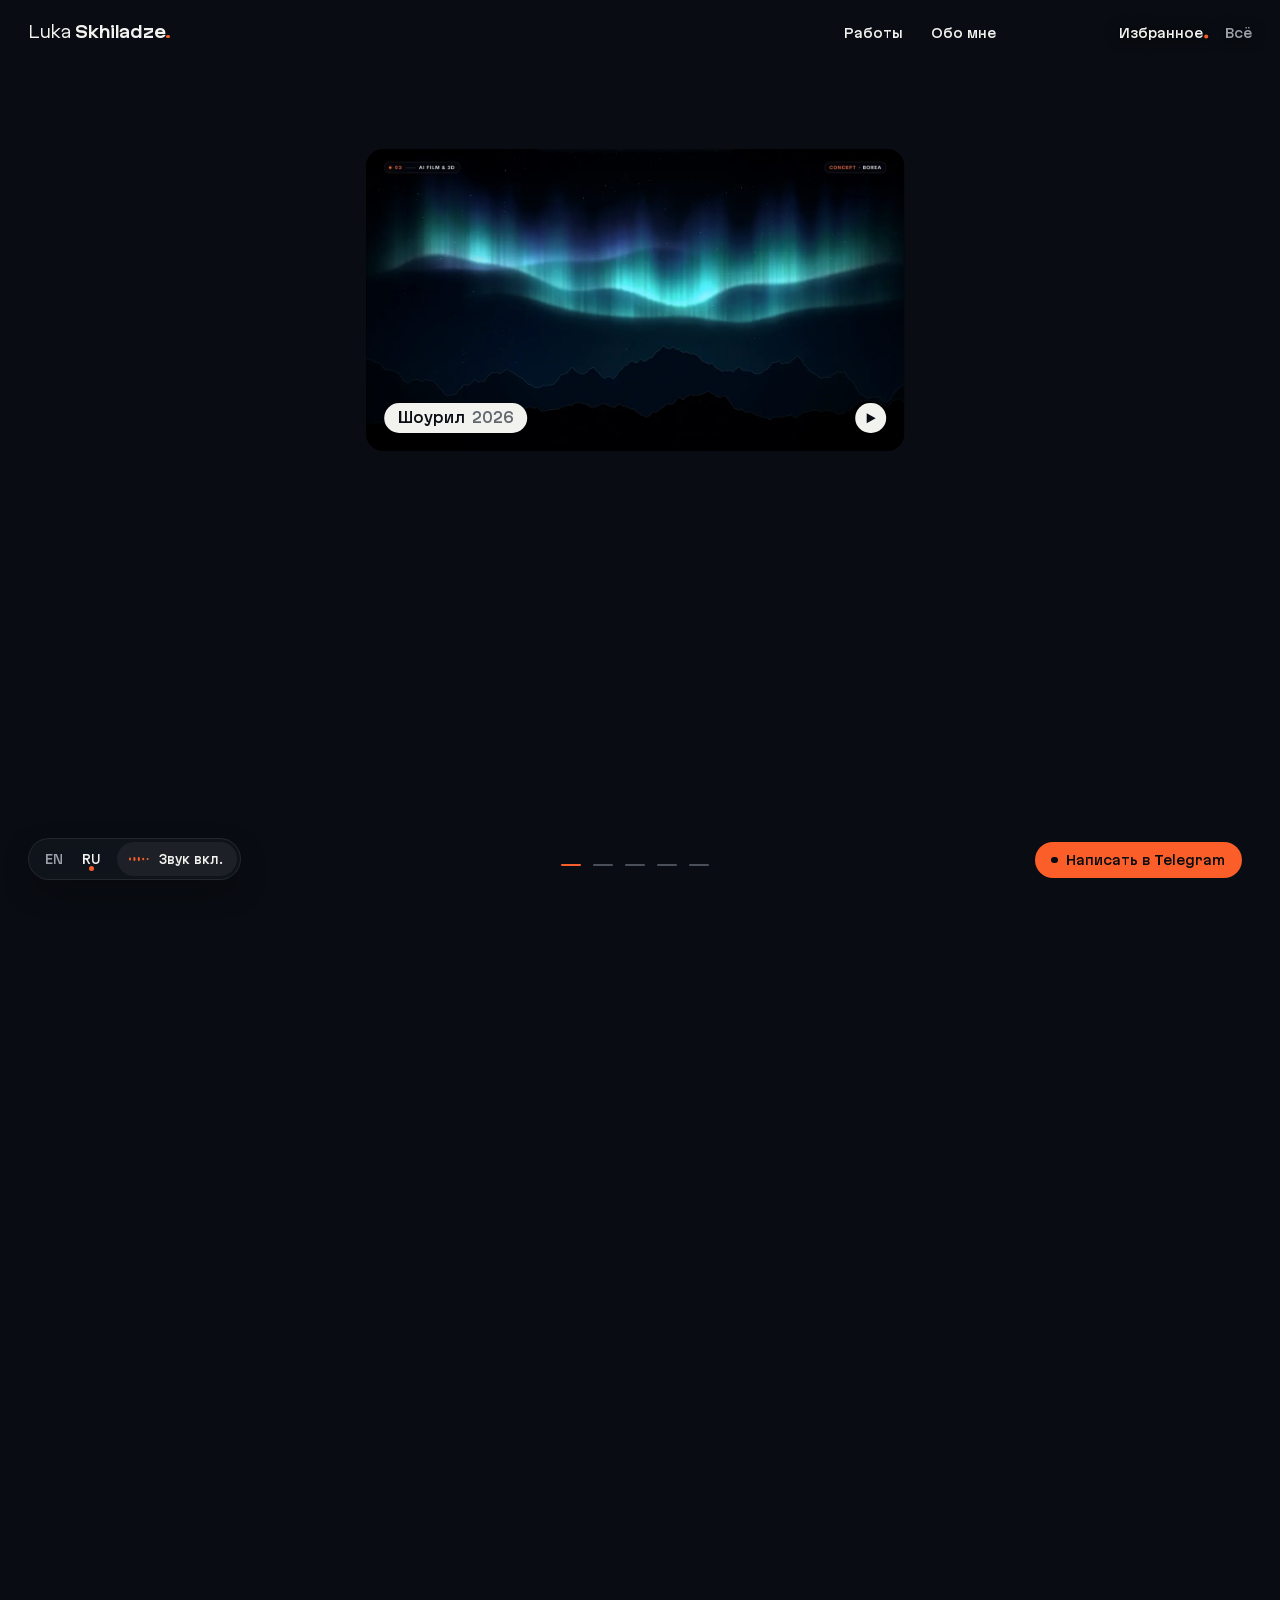
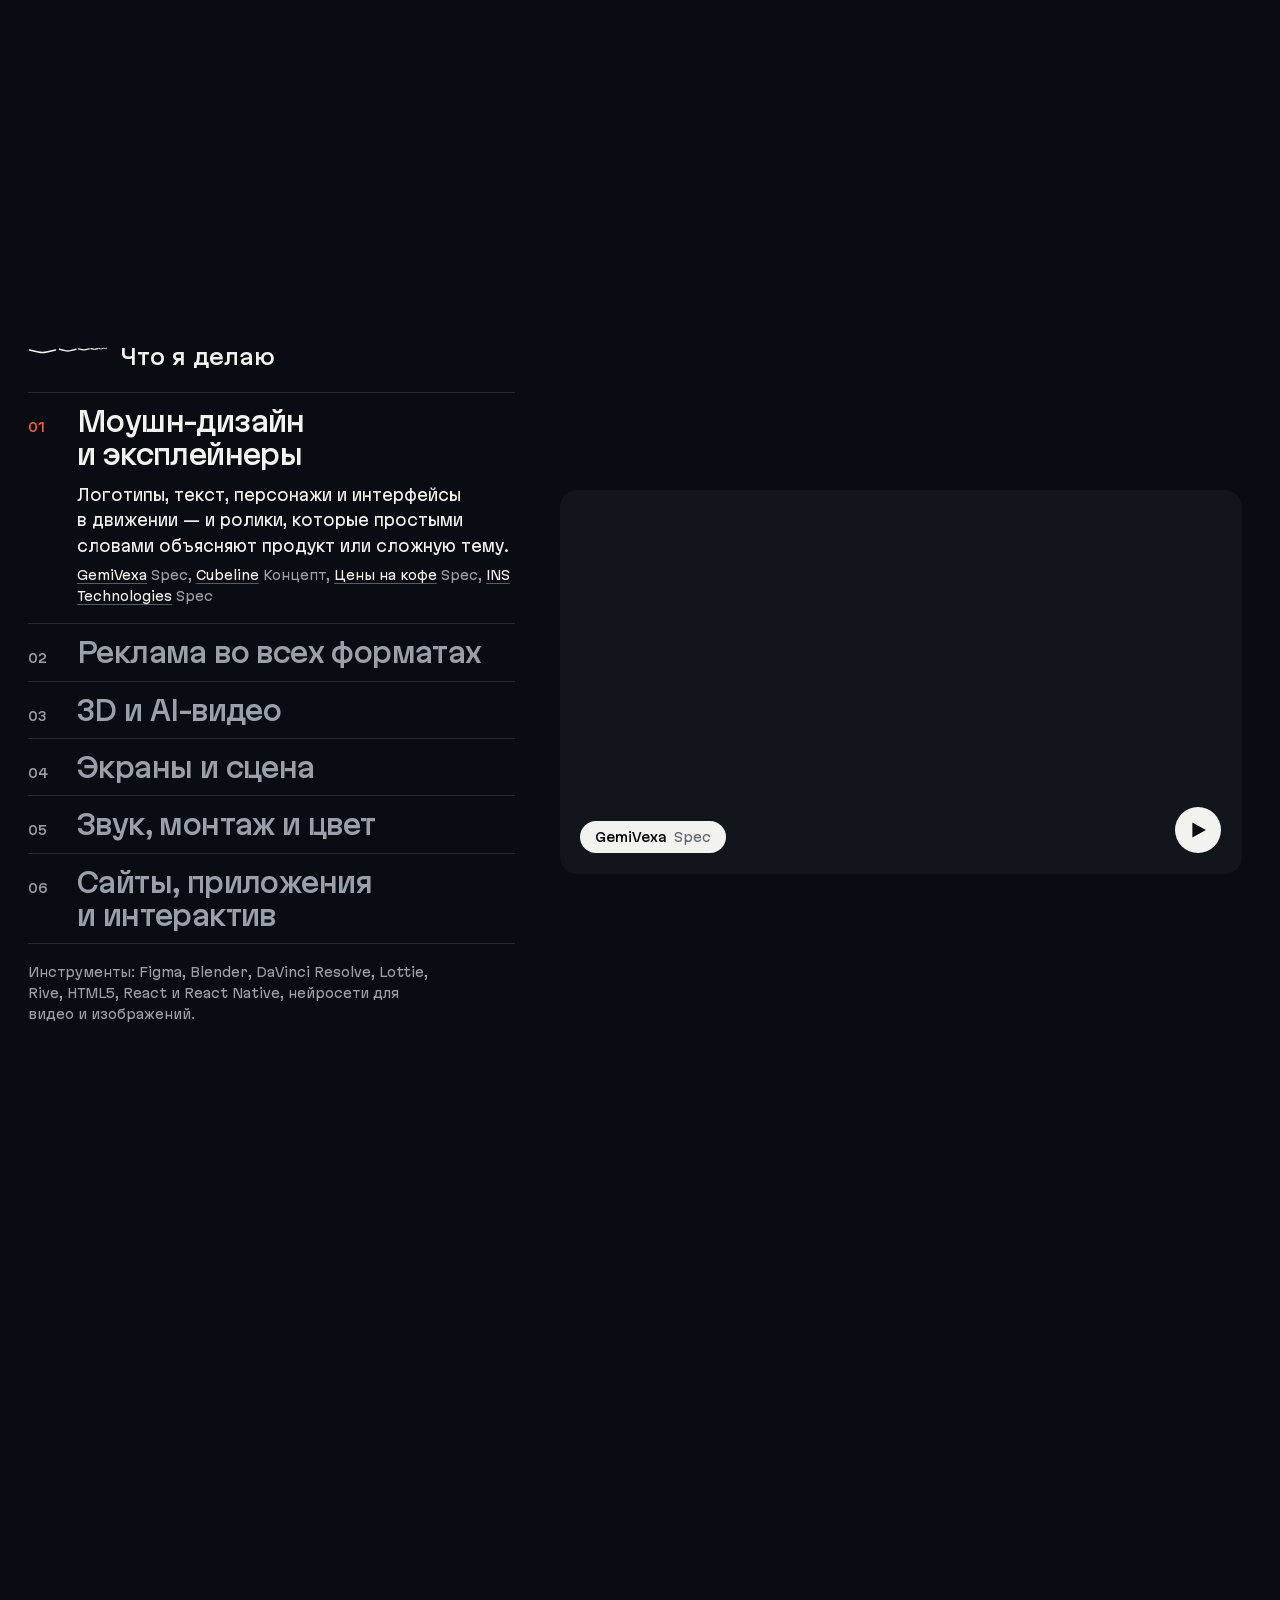
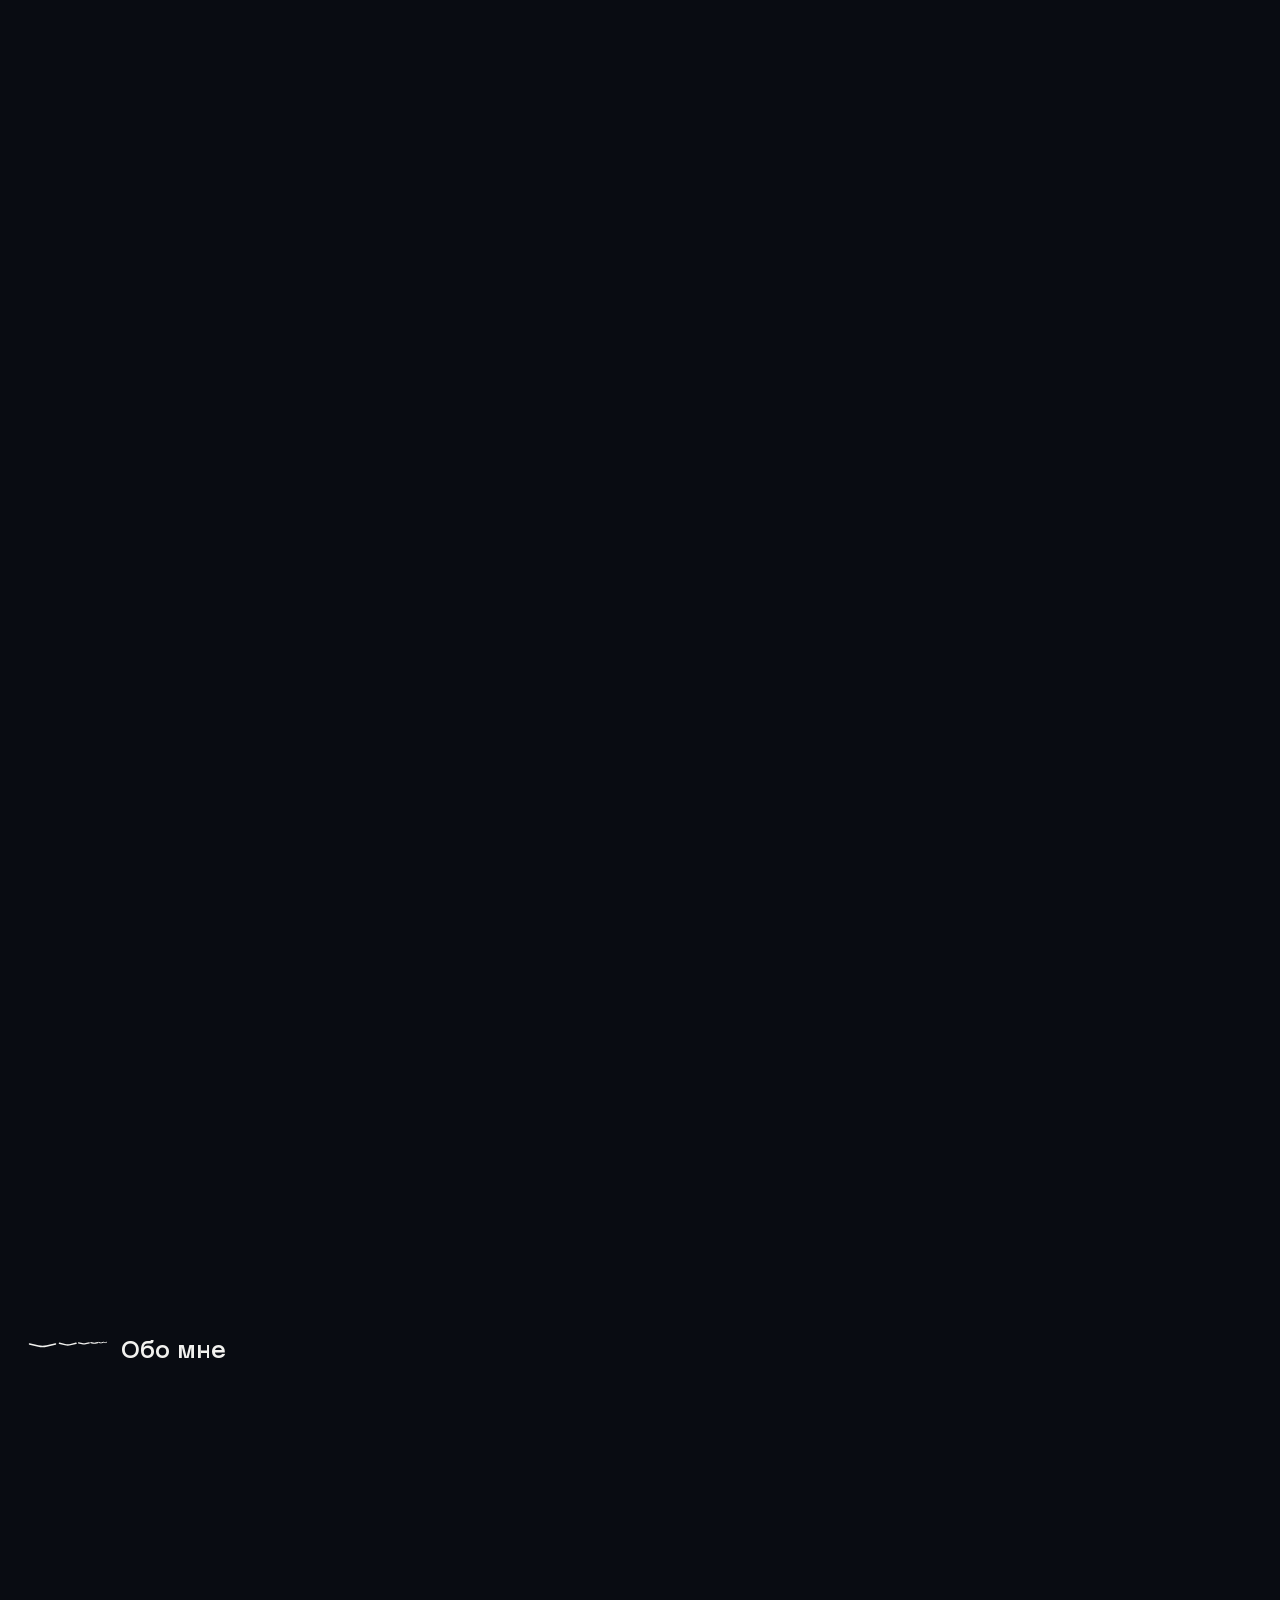
<file: ru/index.html>
<!doctype html>
<html lang="ru" class="no-js" data-base="../" data-av1="loop,film,teaser" data-av1-same="film/bassface film/borea film/onepoint film/theo loop/bassface-sm loop/borea loop/logicor loop/logicor-h-sm loop/stage-h loop/stage-h-sm loop/theo-sm teaser">
<head>
<meta charset="utf-8">
<meta name="viewport" content="width=device-width, initial-scale=1, viewport-fit=cover">
<title>Лука Схиладзе — моушн-дизайнер и продуктовый инженер</title>
<meta name="description" content="Моушн-дизайн, AI-видео, 3D и оригинальный звук — и сайт или приложение к ним. Тбилиси, работаю удалённо.">
<link rel="canonical" href="https://skhiladze.com/ru/">
<link rel="alternate" hreflang="en" href="https://skhiladze.com/">
<link rel="alternate" hreflang="ru" href="https://skhiladze.com/ru/">
<link rel="alternate" hreflang="x-default" href="https://skhiladze.com/">
<meta name="theme-color" content="#090C12">
<meta name="color-scheme" content="dark">
<meta property="og:type" content="website">
<meta property="og:site_name" content="Luka Skhiladze">
<meta property="og:title" content="Лука Схиладзе — моушн-дизайнер и продуктовый инженер">
<meta property="og:description" content="Моушн-дизайн, AI-видео, 3D и оригинальный звук — и сайт или приложение к ним. Тбилиси, работаю удалённо.">
<meta property="og:url" content="https://skhiladze.com/ru/">
<meta property="og:image" content="https://skhiladze.com/media/og-ru.jpg">
<meta property="og:image:width" content="1200">
<meta property="og:image:height" content="630">
<meta property="og:locale" content="ru_RU">
<meta name="twitter:card" content="summary_large_image">
<link rel="icon" href="../favicon.svg?v=1179012588" type="image/svg+xml">
<link rel="icon" href="../favicon-32.png?v=1179012588" sizes="32x32" type="image/png">
<link rel="apple-touch-icon" href="../apple-touch-icon.png?v=1179012588">
<link rel="preload" href="../fonts/martian-display-lat.woff2" as="font" type="font/woff2" crossorigin>
<link rel="preload" href="../fonts/martian-grotesk-lat.woff2" as="font" type="font/woff2" crossorigin>
<link rel="preload" href="../fonts/martian-display-cyr.woff2" as="font" type="font/woff2" crossorigin>
<link rel="preload" href="../fonts/martian-grotesk-cyr.woff2" as="font" type="font/woff2" crossorigin>
<link rel="modulepreload" href="../assets/app.js?v=1179012588">
<script>(function(d){d.classList.replace('no-js','js');var m=/[?&]still\b/.test(location.search);try{m=m||localStorage.getItem('skh-motion')==='0'}catch(e){}var g='';try{if(/[?&]gl\b/.test(location.search))g='hw';else{var c=d.ownerDocument.createElement('canvas'),x=c.getContext('webgl2')||c.getContext('webgl');if(x){var r=x.getExtension('WEBGL_debug_renderer_info');g=/swiftshader|llvmpipe|softpipe|software|basic render/i.test(String(x.getParameter(r?r.UNMASKED_RENDERER_WEBGL:x.RENDERER)||''))?'soft':'hw';var l=x.getExtension('WEBGL_lose_context');if(l)l.loseContext()}else g='none'}}catch(e){g=''}d.setAttribute('data-gl',g);var p=g==='soft'||g==='none';d.classList.add(m?'still':p?'gl-plain':'is-intro');if(!p){var o=d.ownerDocument,b=d.getAttribute('data-base')||'',L=[["media/cards-ru.avif?v=69e3c66f","image/avif","(min-width: 761px)",1],["media/cards-ru-sm.avif?v=a4f9bfae","image/avif","(max-width: 760px)",1],["media/cards-mask-ru.webp?v=adab6310","","(min-width: 761px)",0],["media/dial.webp?v=605748b4","","(min-width: 761px)",0],["media/dial-sm.webp?v=88027cfd","","(max-width: 760px)",0],["media/cards-mask-ru-sm.webp?v=d1d1f223","","(max-width: 760px)",0]];for(var i=0;i<L.length;i++){var k=o.createElement('link');k.rel='preload';k.as='image';if(L[i][1])k.type=L[i][1];k.media=L[i][2];if(L[i][3])k.setAttribute('fetchpriority','high');k.href=b+L[i][0];o.head.appendChild(k)}}try{history.scrollRestoration='manual'}catch(e){}try{if(sessionStorage.getItem('skh-place'))d.classList.add('is-jump')}catch(e){}if(HTMLScriptElement.supports&&HTMLScriptElement.supports('speculationrules')){var s=d.ownerDocument.createElement('script');s.type='speculationrules';s.textContent="{\"prefetch\": [{\"where\": {\"selector_matches\": \"a[hreflang]:not([aria-current])\"}, \"eagerness\": \"moderate\"}]}";d.ownerDocument.head.appendChild(s)}})(document.documentElement)</script>
<link rel="stylesheet" href="../assets/site.css?v=1179012588">
<script type="application/ld+json">{"@context": "https://schema.org", "@type": "Person", "name": "Luka Skhiladze", "alternateName": "Лука Схиладзе", "jobTitle": "Motion designer and product engineer", "url": "https://skhiladze.com", "address": {"@type": "PostalAddress", "addressLocality": "Tbilisi", "addressCountry": "GE"}, "sameAs": ["https://vimeo.com/showcase/12429580", "https://www.linkedin.com/in/lukaskhiladze", "https://t.me/vaivuiskh", "https://github.com/akultange"]}</script>
</head>
<body>
<div class="veil" aria-hidden="true"></div>
<div class="enter" hidden data-words="Моушн|Эксплейнеры|Реклама|3D|AI-фильмы|Экраны|Сцена|Звук|Монтаж|Цвет|Сайты|Приложения" data-click-on="Нажмите и настройтесь" data-click-off="Нажмите, чтобы войти" data-tap-on="Нажмите и настройтесь" data-tap-off="Нажмите, чтобы войти" data-dial="../media/dial.webp?v=605748b4" data-dial-sm="../media/dial-sm.webp?v=88027cfd" data-panes="../media/dial/" data-pv="c41f6f48"><button class="enter__go" type="button">Войти со звуком</button><button class="enter__mute" type="button">Войти без звука</button></div>
<a class="skip" href="#work">К работам</a>
<button class="skip skip--motion motion-sw" type="button" aria-pressed="true"><span class="mo" aria-hidden="true"><span class="mo__arm"></span></span><span class="mo__on">Движение вкл.</span><span class="mo__off">Движение выкл.</span></button>
<div class="menu" id="menu" tabindex="-1" hidden>
  <div class="menu__top"><a class="menu__mark" href="#top"><span class="name"><span class="name__a">Luka</span> <span class="name__b">Skhiladze</span><span class="pt pt--stop" aria-hidden="true"></span></span></a><button class="menu__x" type="button">Закрыть</button></div>
  <nav class="menu__nav" aria-label="Разделы"><ol><li><a href="#work"><span class="menu__n" aria-hidden="true">01</span><span class="menu__w">Работы</span></a></li><li><a href="#about"><span class="menu__n" aria-hidden="true">02</span><span class="menu__w">Обо мне</span></a></li></ol></nav>
  <div class="menu__view" role="group" aria-label="Вид"><span class="menu__k">Вид</span><button class="menu__vb" type="button" data-view="featured" aria-pressed="true">Избранное</button><button class="menu__vb" type="button" data-view="full" aria-pressed="false">Всё</button></div>
</div>
<main>
<section class="hero" id="top" data-items="5" data-centres="[0, 1, 2, 3, 4]">
  <h1 class="sr">Лука Схиладзе — моушн-дизайнер и продуктовый инженер</h1>
<div class="hero__pin">
    <canvas class="strip" aria-hidden="true"></canvas>
    <header class="bar">
      <div class="bar__mark"><a href="#top"><span class="name"><span class="name__a">Luka</span> <span class="name__b">Skhiladze</span><span class="pt pt--stop" aria-hidden="true"></span></span></a></div>
      <nav class="bar__nav" aria-label="Разделы"><span class="bar__half"><a href="#work">Работы</a></span><span class="bar__half"><a href="#about">Обо мне</a></span></nav>
      <div class="bar__end">
        <button class="bar__menu" type="button" aria-expanded="false" aria-controls="menu">Меню</button>
      </div>
    </header>
    <div class="gate">
      <div class="gate__frame"><video class="gate__v is-on" data-src="../media/teaser.mp4" data-src-sm="../media/teaser-sm.mp4" data-poster="../media/reel.webp" poster="../media/reel.webp" muted loop playsinline preload="none" aria-hidden="true" tabindex="-1"></video><video class="gate__v" data-src="../media/loop/brerdemon.mp4" data-src-sm="../media/loop/brerdemon-sm.mp4" data-poster="../media/loop/brerdemon.webp" muted loop playsinline preload="none" aria-hidden="true" tabindex="-1"></video><video class="gate__v" data-src="../media/loop/logicor.mp4" data-src-sm="../media/loop/logicor-sm.mp4" data-poster="../media/loop/logicor.webp" muted loop playsinline preload="none" aria-hidden="true" tabindex="-1"></video><video class="gate__v" data-src="../media/loop/coffee.mp4" data-src-sm="../media/loop/coffee-sm.mp4" data-poster="../media/loop/coffee.webp" muted loop playsinline preload="none" aria-hidden="true" tabindex="-1"></video><video class="gate__v" data-src="../media/loop/borea.mp4" data-src-sm="../media/loop/borea-sm.mp4" data-poster="../media/loop/borea.webp" muted loop playsinline preload="none" aria-hidden="true" tabindex="-1"></video><noscript><img class="gate__still" src="../media/reel.webp" width="1280" height="720" alt=""></noscript><div class="gate__rows"><div class="gate__row is-on" data-i="0" aria-current="true"><span class="gate__tab" data-gl-shield><b>Шоурил</b> <span>2026</span></span><a class="gate__play" data-gl-shield href="https://vimeo.com/1236859193" data-slug="reel" data-kind="film" data-title="Шоурил" data-what="Минута работ под мою музыку" data-label="2026" data-vimeo="1236859193" data-file="../media/film/reel.mp4" data-snd="music" aria-label="Смотреть со звуком: Шоурил"><span class="gate__pl" aria-hidden="true">Смотреть со звуком</span><svg class="gate__ic" viewBox="0 0 58 58" aria-hidden="true"><path d="M21.9 19.5V38.5L39 29Z"/></svg></a></div><div class="gate__row" data-i="1"><span class="gate__tab" data-gl-shield><b>BrerDemon</b> <span>Концепт</span></span><a class="gate__play" data-gl-shield href="../media/film/brerdemon.mp4" data-slug="brerdemon" data-kind="film" data-title="BrerDemon" data-label="Концепт" data-file="../media/film/brerdemon.mp4" data-snd="music" aria-label="Смотреть: BrerDemon"><span class="gate__pl" aria-hidden="true">Смотреть</span><svg class="gate__ic" viewBox="0 0 58 58" aria-hidden="true"><path d="M21.9 19.5V38.5L39 29Z"/></svg></a></div><div class="gate__row" data-i="2"><span class="gate__tab" data-gl-shield><b>Logicor Park 08</b> <span>Клиент, AI</span></span><a class="gate__play" data-gl-shield href="../media/film/logicor.mp4" data-slug="logicor" data-kind="film" data-title="Logicor Park 08" data-what="Баннерная кампания с AI-видео, все форматы" data-label="Клиент, AI" data-file="../media/film/logicor.mp4" data-snd="none" aria-label="Смотреть: Logicor Park 08"><span class="gate__pl" aria-hidden="true">Смотреть</span><svg class="gate__ic" viewBox="0 0 58 58" aria-hidden="true"><path d="M21.9 19.5V38.5L39 29Z"/></svg></a></div><div class="gate__row" data-i="3"><span class="gate__tab" data-gl-shield><b>Цены на кофе</b> <span>Spec</span></span><a class="gate__play" data-gl-shield href="https://vimeo.com/1236838621" data-slug="coffee" data-kind="film" data-title="Цены на кофе" data-what="Рисованный эксплейнер для YouTube" data-label="Spec" data-vimeo="1236838621" data-file="../media/film/coffee.mp4" data-cc="../media/film/coffee.vtt" aria-label="Смотреть: Цены на кофе"><span class="gate__pl" aria-hidden="true">Смотреть</span><svg class="gate__ic" viewBox="0 0 58 58" aria-hidden="true"><path d="M21.9 19.5V38.5L39 29Z"/></svg></a></div><div class="gate__row" data-i="4"><span class="gate__tab" data-gl-shield><b>Borea</b> <span>Концепт</span></span><a class="gate__play" data-gl-shield href="https://vimeo.com/1231861622" data-slug="borea" data-kind="film" data-title="Borea" data-what="Фильм к запуску приложения погоды" data-label="Концепт" data-vimeo="1231861622" data-file="../media/film/borea.mp4" data-snd="music" aria-label="Смотреть: Borea"><span class="gate__pl" aria-hidden="true">Смотреть</span><svg class="gate__ic" viewBox="0 0 58 58" aria-hidden="true"><path d="M21.9 19.5V38.5L39 29Z"/></svg></a></div></div></div>
    </div>
    <div class="dots" role="group" aria-label="Фильмы в центральном окне"><button class="dots__b" type="button" data-i="0" aria-label="Шоурил" aria-current="true"></button><button class="dots__b" type="button" data-i="1" aria-label="BrerDemon"></button><button class="dots__b" type="button" data-i="2" aria-label="Logicor Park 08"></button><button class="dots__b" type="button" data-i="3" aria-label="Цены на кофе"></button><button class="dots__b" type="button" data-i="4" aria-label="Borea"></button></div>
    <p class="swipe" aria-hidden="true"><svg class="swipe__ic" viewBox="0 0 16 30"><path d="M2.6 26L8 20.6 13.4 26"/><path d="M2.6 17L8 11.6 13.4 17"/><circle cx="8" cy="4.4" r="2.5"/></svg><span class="swipe__t">Листайте вверх</span></p>
    <a class="btn btn--tg hero__tg" href="https://t.me/vaivuiskh"><span class="pt" aria-hidden="true"></span><span class="roll"><span>Написать в Telegram</span><span aria-hidden="true" data-t="Написать в Telegram"></span></span></a>
  </div>
</section>
<section class="make" id="work" aria-labelledby="make-h">
  <div class="make__scene" style="--k:6">
    <div class="make__pin" data-hold>
      <div class="make__side">
        <h2 class="make__h" id="make-h" data-arrive style="--ai:0"><span class="flock" aria-hidden="true"><svg viewBox="0 0 52.9 14"><path d="M1.00 1.4L6.76 8.23Q9.60 11.60 12.44 8.23L18.20 1.4"/><path d="M20.80 1.4L24.49 5.77Q26.30 7.93 28.12 5.77L31.81 1.4"/><path d="M33.47 1.4L35.83 4.20Q36.99 5.58 38.16 4.20L40.52 1.4"/><path d="M41.58 1.4L43.09 3.19Q43.84 4.07 44.58 3.19L46.09 1.4"/><path d="M46.77 1.4L47.74 2.55Q48.22 3.11 48.69 2.55L49.66 1.4"/><path d="M50.09 1.4L50.71 2.13Q51.02 2.50 51.32 2.13L51.94 1.4"/><circle cx="9.60" cy="7.32" r="2.4"/></svg></span>Что я делаю</h2>
        <ol class="make__list"><li class="make__item is-on" data-i="0" data-arrive style="--ai:1">
      <button class="make__b" type="button"><span class="make__n">01</span><span class="make__t">Моушн-дизайн и эксплейнеры</span></button>
      <div class="make__more"><div><a class="make__mw" href="https://vimeo.com/1231188796" data-slug="gemivexa" data-kind="film" data-title="GemiVexa" data-what="Кинетическая типографика" data-label="Spec" data-vimeo="1231188796" data-file="../media/film/gemivexa.mp4" data-snd="music" data-land aria-label="GemiVexa Spec, Моушн-дизайн и эксплейнеры"><video class="make__v" data-src="../media/loop/gemivexa.mp4" data-src-sm="../media/loop/gemivexa-sm.mp4" data-poster="../media/loop/gemivexa.webp" muted loop playsinline preload="none" aria-hidden="true"></video><span class="make__tab"><b>GemiVexa</b> <span>Spec</span></span><span class="make__go" aria-hidden="true"><svg class="make__ic" viewBox="0 0 58 58" aria-hidden="true"><path d="M21.9 19.5V38.5L39 29Z"/></svg></span></a><p class="make__s">Логотипы, текст, персонажи и интерфейсы в движении — и ролики, которые простыми словами объясняют продукт или сложную тему.</p><p class="make__ex"><a href="https://vimeo.com/1231188796" data-slug="gemivexa" data-kind="film" data-title="GemiVexa" data-what="Кинетическая типографика" data-label="Spec" data-vimeo="1231188796" data-file="../media/film/gemivexa.mp4" data-snd="music">GemiVexa</a> <span class="make__lab">Spec</span>, <a href="https://vimeo.com/1231174220" data-slug="cubeline" data-kind="film" data-title="Cubeline" data-what="SaaS-эксплейнер, анимация интерфейса" data-label="Концепт" data-vimeo="1231174220" data-file="../media/film/cubeline.mp4" data-snd="music">Cubeline</a> <span class="make__lab">Концепт</span>, <a href="https://vimeo.com/1236838621" data-slug="coffee" data-kind="film" data-title="Цены на кофе" data-what="Рисованный эксплейнер для YouTube" data-label="Spec" data-vimeo="1236838621" data-file="../media/film/coffee.mp4" data-cc="../media/film/coffee.vtt">Цены на кофе</a> <span class="make__lab">Spec</span>, <a href="https://vimeo.com/1233704367" data-slug="ins" data-kind="film" data-title="INS Technologies" data-what="Фильм о системе IRIS200, четыре минуты" data-label="Spec" data-vimeo="1233704367" data-file="../media/film/ins.mp4" data-snd="music">INS Technologies</a> <span class="make__lab">Spec</span></p></div></div>
    </li><li class="make__item" data-i="1" data-arrive style="--ai:2">
      <button class="make__b" type="button"><span class="make__n">02</span><span class="make__t">Реклама во всех форматах</span></button>
      <div class="make__more"><div><a class="make__mw" href="https://vimeo.com/1232948144" data-slug="ev" data-kind="film" data-title="EV Conference" data-what="Один ролик в трёх форматах" data-label="Spec" data-vimeo="1232948144" data-file="../media/film/ev.mp4" data-snd="music" aria-label="EV Conference Spec, Реклама во всех форматах"><video class="make__v" data-src="../media/loop/ev.mp4" data-src-sm="../media/loop/ev-sm.mp4" data-poster="../media/loop/ev.webp" muted loop playsinline preload="none" aria-hidden="true"></video><span class="make__tab"><b>EV Conference</b> <span>Spec</span></span><span class="make__go" aria-hidden="true"><svg class="make__ic" viewBox="0 0 58 58" aria-hidden="true"><path d="M21.9 19.5V38.5L39 29Z"/></svg></span></a><p class="make__s">Ролики для Reels, Stories, TikTok и VK Клипов с несколькими вариантами «крючка» для тестов и баннерами к ним, всё из одной идеи.</p><p class="make__ex"><a href="https://vimeo.com/1232948144" data-slug="ev" data-kind="film" data-title="EV Conference" data-what="Один ролик в трёх форматах" data-label="Spec" data-vimeo="1232948144" data-file="../media/film/ev.mp4" data-snd="music">EV Conference</a> <span class="make__lab">Spec</span>, <a href="../media/film/logicor.mp4" data-slug="logicor" data-kind="film" data-title="Logicor Park 08" data-what="Баннерная кампания с AI-видео, все форматы" data-label="Клиент, AI" data-file="../media/film/logicor.mp4" data-snd="none">Logicor Park 08</a> <span class="make__lab">Клиент, AI</span>, <a href="https://vimeo.com/1231866635" data-slug="adreel" data-kind="film" data-title="Рекламные креативы" data-what="Статичная и видеореклама для DTC-брендов" data-label="Spec" data-vimeo="1231866635" data-file="../media/film/adreel.mp4" data-snd="music">Рекламные креативы</a> <span class="make__lab">Spec</span></p></div></div>
    </li><li class="make__item" data-i="2" data-arrive style="--ai:3">
      <button class="make__b" type="button"><span class="make__n">03</span><span class="make__t">3D и AI-видео</span></button>
      <div class="make__more"><div><a class="make__mw" href="https://vimeo.com/1231861622" data-slug="borea" data-kind="film" data-title="Borea" data-what="Фильм к запуску приложения погоды" data-label="Концепт" data-vimeo="1231861622" data-file="../media/film/borea.mp4" data-snd="music" aria-label="Borea Концепт, 3D и AI-видео"><video class="make__v" data-src="../media/loop/borea-h.mp4" data-src-sm="../media/loop/borea-h-sm.mp4" data-poster="../media/loop/borea.webp" muted loop playsinline preload="none" aria-hidden="true"></video><span class="make__tab"><b>Borea</b> <span>Концепт</span></span><span class="make__go" aria-hidden="true"><svg class="make__ic" viewBox="0 0 58 58" aria-hidden="true"><path d="M21.9 19.5V38.5L39 29Z"/></svg></span></a><p class="make__s">Продуктовые ролики, сцены и симуляции в Blender — и AI-кадры, доведённые настоящим монтажом, цветом и звуком.</p><p class="make__ex"><a href="https://vimeo.com/1233689711" data-slug="fuse3d" data-kind="film" data-title="Fuse 2" data-what="3D-фильм о продукте с AI-агентом" data-label="Spec" data-vimeo="1233689711" data-file="../media/film/fuse3d.mp4" data-snd="music">Fuse 2</a> <span class="make__lab">Spec</span>, <a href="https://vimeo.com/1233693409" data-slug="lamp" data-kind="film" data-title="Модульная лампа" data-what="3D-ролик продукта" data-label="Spec" data-vimeo="1233693409" data-file="../media/film/lamp.mp4" data-snd="music">Модульная лампа</a> <span class="make__lab">Spec</span>, <a href="https://vimeo.com/1231861622" data-slug="borea" data-kind="film" data-title="Borea" data-what="Фильм к запуску приложения погоды" data-label="Концепт" data-vimeo="1231861622" data-file="../media/film/borea.mp4" data-snd="music">Borea</a> <span class="make__lab">Концепт</span>, <a href="https://vimeo.com/1236739543" data-slug="finch" data-kind="film" data-title="Finch &amp; Wild" data-what="Открытие бренд-фильма, AI-превиз" data-label="Spec, AI" data-vimeo="1236739543" data-file="../media/film/finch.mp4" data-snd="music">Finch &amp; Wild</a> <span class="make__lab">Spec, AI</span></p></div></div>
    </li><li class="make__item" data-i="3" data-arrive style="--ai:4">
      <button class="make__b" type="button"><span class="make__n">04</span><span class="make__t">Экраны и сцена</span></button>
      <div class="make__more"><div><a class="make__mw" href="https://vimeo.com/1234375913" data-slug="stage" data-kind="film" data-title="Stage Visuals Pack" data-what="Персонажи и лупы для концертных экранов" data-label="Spec" data-vimeo="1234375913" data-file="../media/film/stage.mp4" data-snd="music" aria-label="Stage Visuals Pack Spec, Экраны и сцена"><video class="make__v" data-src="../media/loop/stage-h.mp4" data-src-sm="../media/loop/stage-h-sm.mp4" data-poster="../media/loop/stage.webp" muted loop playsinline preload="none" aria-hidden="true"></video><span class="make__tab"><b>Stage Visuals Pack</b> <span>Spec</span></span><span class="make__go" aria-hidden="true"><svg class="make__ic" viewBox="0 0 58 58" aria-hidden="true"><path d="M21.9 19.5V38.5L39 29Z"/></svg></span></a><p class="make__s">Лупы для LED-экранов и проекций, персонажи для концертных экранов, визуализаторы к трекам и релизам.</p><p class="make__ex"><a href="https://vimeo.com/1234375913" data-slug="stage" data-kind="film" data-title="Stage Visuals Pack" data-what="Персонажи и лупы для концертных экранов" data-label="Spec" data-vimeo="1234375913" data-file="../media/film/stage.mp4" data-snd="music">Stage Visuals Pack</a> <span class="make__lab">Spec</span>, <a href="https://vimeo.com/1234375866" data-slug="bassface" data-kind="film" data-title="BASSFACE" data-what="Луп для LED-экрана" data-label="Spec" data-vimeo="1234375866" data-file="../media/film/bassface.mp4" data-snd="none">BASSFACE</a> <span class="make__lab">Spec</span>, <a href="https://vimeo.com/1236840946" data-slug="theo" data-kind="film" data-title="Theo (Mihigh Remix)" data-what="Визуализатор трека, феррожидкость" data-label="Spec" data-vimeo="1236840946" data-file="../media/film/theo.mp4" data-snd="music">Theo (Mihigh Remix)</a> <span class="make__lab">Spec</span></p></div></div>
    </li><li class="make__item" data-i="4" data-arrive style="--ai:5">
      <button class="make__b" type="button"><span class="make__n">05</span><span class="make__t">Звук, монтаж и цвет</span></button>
      <div class="make__more"><div><a class="make__mw" href="https://vimeo.com/1231888838" data-slug="onepoint" data-kind="film" data-title="One Point" data-what="Мой фильм: точка, линия, плоскость, имя" data-label="Мой фильм" data-vimeo="1231888838" data-file="../media/film/onepoint.mp4" data-snd="music" aria-label="One Point Мой фильм, Звук, монтаж и цвет"><video class="make__v" data-src="../media/loop/onepoint.mp4" data-src-sm="../media/loop/onepoint-sm.mp4" data-poster="../media/loop/onepoint.webp" muted loop playsinline preload="none" aria-hidden="true"></video><span class="make__tab"><b>One Point</b> <span>Мой фильм</span></span><span class="make__go" aria-hidden="true"><svg class="make__ic" viewBox="0 0 58 58" aria-hidden="true"><path d="M21.9 19.5V38.5L39 29Z"/></svg></span></a><p class="make__s">Оригинальная музыка и саунд-дизайн под монтаж, монтаж и цветокоррекция — от рекламы до документального кино.</p><p class="make__ex"><a href="https://vimeo.com/1236859193" data-slug="reel" data-kind="film" data-title="Шоурил" data-what="Минута работ под мою музыку" data-label="2026" data-vimeo="1236859193" data-file="../media/film/reel.mp4" data-snd="music">Шоурил</a> <span class="make__lab">2026</span>, <a href="https://vimeo.com/1231888838" data-slug="onepoint" data-kind="film" data-title="One Point" data-what="Мой фильм: точка, линия, плоскость, имя" data-label="Мой фильм" data-vimeo="1231888838" data-file="../media/film/onepoint.mp4" data-snd="music">One Point</a> <span class="make__lab">Мой фильм</span></p></div></div>
    </li><li class="make__item" data-i="5" data-arrive style="--ai:6">
      <button class="make__b" type="button"><span class="make__n">06</span><span class="make__t">Сайты, приложения и интерактив</span></button>
      <div class="make__more"><div><a class="make__mw" href="https://akultange.github.io/the-cozzi/" data-slug="cozzi" data-kind="site" data-title="The Cozzi" data-what="Концепт сайта для бренда дорожных подушек" data-label="Spec" target="_blank" rel="noopener" aria-label="The Cozzi Spec, Сайты, приложения и интерактив"><video class="make__v" data-src="../media/loop/cozzi.mp4" data-src-sm="../media/loop/cozzi-sm.mp4" data-poster="../media/loop/cozzi.webp" muted loop playsinline preload="none" aria-hidden="true"></video><span class="make__tab"><b>The Cozzi</b> <span>Spec</span></span><span class="make__go" aria-hidden="true"><svg class="make__ic" viewBox="0 0 58 58" aria-hidden="true"><path d="M22 36L36 22M25 22H36V33" fill="none" stroke="currentColor" stroke-width="2.6" stroke-linecap="round" stroke-linejoin="round"/></svg></span></a><p class="make__s">Лендинги, сайты и мобильные приложения от идеи до релиза, анимация в Lottie и Rive, HTML5-баннеры и мини-игры.</p><p class="make__ex"><a href="https://akultange.github.io/the-cozzi/" data-slug="cozzi" data-kind="site" data-title="The Cozzi" data-what="Концепт сайта для бренда дорожных подушек" data-label="Spec" target="_blank" rel="noopener">The Cozzi</a> <span class="make__lab">Spec</span>, <a href="https://apps.apple.com/app/id6769320930" data-slug="app" data-kind="site" data-title="B2B-приложение по охране труда" data-what="iOS-приложение, которое я сделал целиком" data-label="App Store" target="_blank" rel="noopener">B2B-приложение по охране труда</a> <span class="make__lab">App Store</span>, <a href="https://akultange.github.io/forseo-rive/" data-slug="forseo" data-kind="site" data-title="Forseo" data-what="Персонаж в Rive с машиной состояний" data-label="Spec" target="_blank" rel="noopener">Forseo</a> <span class="make__lab">Spec</span>, <a href="https://akultange.github.io/vault-playable/" data-slug="vault" data-kind="site" data-title="VAULT" data-what="Мини-игра для рекламных сетей" data-label="Spec" target="_blank" rel="noopener">VAULT</a> <span class="make__lab">Spec</span></p></div></div>
    </li></ol>
        <p class="make__tools" data-arrive style="--ai:7">Инструменты: Figma, Blender, DaVinci Resolve, Lottie, Rive, HTML5, React и React Native, нейросети для видео и изображений.</p>
      </div>
      <div class="make__frame" data-land>
        <canvas class="make__field" aria-hidden="true"></canvas>
        <a class="make__win is-on" href="https://vimeo.com/1231188796" data-slug="gemivexa" data-kind="film" data-title="GemiVexa" data-what="Кинетическая типографика" data-label="Spec" data-vimeo="1231188796" data-file="../media/film/gemivexa.mp4" data-snd="music" tabindex="0" aria-label="GemiVexa Spec, Моушн-дизайн и эксплейнеры"><video class="make__v" data-src="../media/loop/gemivexa.mp4" data-src-sm="../media/loop/gemivexa-sm.mp4" data-poster="../media/loop/gemivexa.webp" muted loop playsinline preload="none" aria-hidden="true"></video><span class="make__tab"><b>GemiVexa</b> <span>Spec</span></span><span class="make__go" aria-hidden="true"><svg class="make__ic" viewBox="0 0 58 58" aria-hidden="true"><path d="M21.9 19.5V38.5L39 29Z"/></svg></span></a><a class="make__win" href="https://vimeo.com/1232948144" data-slug="ev" data-kind="film" data-title="EV Conference" data-what="Один ролик в трёх форматах" data-label="Spec" data-vimeo="1232948144" data-file="../media/film/ev.mp4" data-snd="music" tabindex="-1" aria-label="EV Conference Spec, Реклама во всех форматах"><video class="make__v" data-src="../media/loop/ev.mp4" data-src-sm="../media/loop/ev-sm.mp4" data-poster="../media/loop/ev.webp" muted loop playsinline preload="none" aria-hidden="true"></video><span class="make__tab"><b>EV Conference</b> <span>Spec</span></span><span class="make__go" aria-hidden="true"><svg class="make__ic" viewBox="0 0 58 58" aria-hidden="true"><path d="M21.9 19.5V38.5L39 29Z"/></svg></span></a><a class="make__win" href="https://vimeo.com/1231861622" data-slug="borea" data-kind="film" data-title="Borea" data-what="Фильм к запуску приложения погоды" data-label="Концепт" data-vimeo="1231861622" data-file="../media/film/borea.mp4" data-snd="music" tabindex="-1" aria-label="Borea Концепт, 3D и AI-видео"><video class="make__v" data-src="../media/loop/borea-h.mp4" data-src-sm="../media/loop/borea-h-sm.mp4" data-poster="../media/loop/borea.webp" muted loop playsinline preload="none" aria-hidden="true"></video><span class="make__tab"><b>Borea</b> <span>Концепт</span></span><span class="make__go" aria-hidden="true"><svg class="make__ic" viewBox="0 0 58 58" aria-hidden="true"><path d="M21.9 19.5V38.5L39 29Z"/></svg></span></a><a class="make__win" href="https://vimeo.com/1234375913" data-slug="stage" data-kind="film" data-title="Stage Visuals Pack" data-what="Персонажи и лупы для концертных экранов" data-label="Spec" data-vimeo="1234375913" data-file="../media/film/stage.mp4" data-snd="music" tabindex="-1" aria-label="Stage Visuals Pack Spec, Экраны и сцена"><video class="make__v" data-src="../media/loop/stage-h.mp4" data-src-sm="../media/loop/stage-h-sm.mp4" data-poster="../media/loop/stage.webp" muted loop playsinline preload="none" aria-hidden="true"></video><span class="make__tab"><b>Stage Visuals Pack</b> <span>Spec</span></span><span class="make__go" aria-hidden="true"><svg class="make__ic" viewBox="0 0 58 58" aria-hidden="true"><path d="M21.9 19.5V38.5L39 29Z"/></svg></span></a><a class="make__win" href="https://vimeo.com/1231888838" data-slug="onepoint" data-kind="film" data-title="One Point" data-what="Мой фильм: точка, линия, плоскость, имя" data-label="Мой фильм" data-vimeo="1231888838" data-file="../media/film/onepoint.mp4" data-snd="music" tabindex="-1" aria-label="One Point Мой фильм, Звук, монтаж и цвет"><video class="make__v" data-src="../media/loop/onepoint.mp4" data-src-sm="../media/loop/onepoint-sm.mp4" data-poster="../media/loop/onepoint.webp" muted loop playsinline preload="none" aria-hidden="true"></video><span class="make__tab"><b>One Point</b> <span>Мой фильм</span></span><span class="make__go" aria-hidden="true"><svg class="make__ic" viewBox="0 0 58 58" aria-hidden="true"><path d="M21.9 19.5V38.5L39 29Z"/></svg></span></a><a class="make__win" href="https://akultange.github.io/the-cozzi/" data-slug="cozzi" data-kind="site" data-title="The Cozzi" data-what="Концепт сайта для бренда дорожных подушек" data-label="Spec" target="_blank" rel="noopener" tabindex="-1" aria-label="The Cozzi Spec, Сайты, приложения и интерактив"><video class="make__v" data-src="../media/loop/cozzi.mp4" data-src-sm="../media/loop/cozzi-sm.mp4" data-poster="../media/loop/cozzi.webp" muted loop playsinline preload="none" aria-hidden="true"></video><span class="make__tab"><b>The Cozzi</b> <span>Spec</span></span><span class="make__go" aria-hidden="true"><svg class="make__ic" viewBox="0 0 58 58" aria-hidden="true"><path d="M22 36L36 22M25 22H36V33" fill="none" stroke="currentColor" stroke-width="2.6" stroke-linecap="round" stroke-linejoin="round"/></svg></span></a>
      </div>
    </div>
  </div>
</section>
<section class="op" id="about" aria-labelledby="about-h">
  <a class="skip" href="#contact">К концу раздела</a>
  <div class="op-track">
    <div class="op-stage">
      <canvas class="op-field" aria-hidden="true"></canvas>
      <canvas class="op-line" aria-hidden="true"></canvas>
      <div class="op-planes" aria-hidden="true"></div>
      <div class="op-fade" aria-hidden="true"></div>
      <div class="op-head">
        <h2 class="op-h" id="about-h"><span class="flock" aria-hidden="true"><svg viewBox="0 0 52.9 14"><path d="M1.00 1.4L6.76 8.23Q9.60 11.60 12.44 8.23L18.20 1.4"/><path d="M20.80 1.4L24.49 5.77Q26.30 7.93 28.12 5.77L31.81 1.4"/><path d="M33.47 1.4L35.83 4.20Q36.99 5.58 38.16 4.20L40.52 1.4"/><path d="M41.58 1.4L43.09 3.19Q43.84 4.07 44.58 3.19L46.09 1.4"/><path d="M46.77 1.4L47.74 2.55Q48.22 3.11 48.69 2.55L49.66 1.4"/><path d="M50.09 1.4L50.71 2.13Q51.02 2.50 51.32 2.13L51.94 1.4"/><circle cx="9.60" cy="7.32" r="2.4"/></svg></span>Обо мне</h2>
        <p class="op-chap" aria-hidden="true"><span class="op-n"></span><span class="op-ct"></span></p>
      </div>
      <p class="op-year" aria-hidden="true"></p>
      <div class="op-final">
        <p class="op-word" aria-hidden="true"><span class="op-w-a">Лука</span> <span class="op-w-b">Схиладзе</span><span class="pt pt--stop"></span></p>
        <p class="op-copy">Что это даёт вам: весь цикл у одного человека — идея, дизайн, анимация, звук, монтаж, цвет и, если нужно, сайт или приложение. Если проекту нужен senior-дизайнер, со мной работает Гио Хеладзе, мой партнёр по студии.</p>
        <dl class="op-facts"><div><dt>Где</dt><dd>Тбилиси, Грузия</dd></div><div><dt>Языки</dt><dd>Русский, грузинский, английский</dd></div><div><dt>Как</dt><dd>Удалённо, с клиентами по всему миру</dd></div></dl>
        <p class="op-cta"><a class="btn btn--tg op-tg" href="https://t.me/vaivuiskh"><span class="pt" aria-hidden="true"></span><span class="roll"><span>Написать в Telegram</span><span aria-hidden="true" data-t="Написать в Telegram"></span></span></a><span class="op-cl"><a href="mailto:akultange@gmail.com?subject=%D0%9F%D1%80%D0%BE%D0%B5%D0%BA%D1%82%20%D0%B4%D0%BB%D1%8F%20%D0%9B%D1%83%D0%BA%D0%B8">akultange@gmail.com</a><a href="https://www.linkedin.com/in/lukaskhiladze" target="_blank" rel="noopener">LinkedIn</a><a href="https://vimeo.com/showcase/12429580" target="_blank" rel="noopener">Vimeo</a></span></p>
        <p class="op-last"><span class="op-motto">Точка, линия, плоскость, имя.</span><button class="op-again" type="button"><svg class="op-again__ic" viewBox="0 0 24 24" aria-hidden="true"><polyline points="1 4 1 10 7 10"/><path d="M3.5 15a9 9 0 1 0 2.1-9.4L1 10"/></svg>Смотреть заново</button><button class="op-again op-motion motion-sw" type="button" aria-pressed="true"><span class="mo" aria-hidden="true"><span class="mo__arm"></span></span><span class="mo__on">Движение вкл.</span><span class="mo__off">Движение выкл.</span></button></p>
      </div>
      <p class="op-rotate"><span class="op-rot-i" aria-hidden="true"></span><span>Поверните телефон вертикально, чтобы посмотреть историю</span></p>
    </div>
    <span class="op-end" id="contact"></span>
  </div>
  <div class="sr"><ol><li>2019. Супервайзер постпродакшна. Вести монтажёров, саунд- и моушн-дизайнеров и видеть, где работу сделали вполсилы.</li><li>2019–2021. Колорист. «Кресты», документальный фильм, Memorandum · цвет</li><li>2019–2022. IT в Бауманке, Москва.</li><li>2023–2025. Независимый разработчик. Сайты и приложения, от идеи до релиза.</li><li>2025–2026. Приложение стартапа. От идеи до App Store.</li><li>2026 →. Моушн-дизайнер и разработчик. Ролики для зарубежных клиентов и, если нужно, сайт или приложение к ним.</li></ol><p>Что это даёт вам: весь цикл у одного человека — идея, дизайн, анимация, звук, монтаж, цвет и, если нужно, сайт или приложение. Если проекту нужен senior-дизайнер, со мной работает Гио Хеладзе, мой партнёр по студии. Где: Тбилиси, Грузия. Языки: Русский, грузинский, английский. Как: Удалённо, с клиентами по всему миру.</p></div>
  <script type="application/json" class="op-data">{"ch":{"pps":{"yr":"2019","t":"Супервайзер постпродакшна","b":"Вести монтажёров, саунд- и моушн-дизайнеров и видеть, где работу сделали вполсилы."},"col":{"yr":"2019–2021","t":"Колорист","b":"«Кресты», документальный фильм, Memorandum · цвет"},"bau":{"yr":"2019–2022","t":"IT в Бауманке, Москва","b":""},"dev":{"yr":"2023–2025","t":"Независимый разработчик","b":"Сайты и приложения, от идеи до релиза."},"app":{"yr":"2025–2026","t":"Приложение стартапа","b":"От идеи до App Store."},"now":{"yr":"2026 →","t":"Моушн-дизайнер и разработчик","b":"Ролики для зарубежных клиентов и, если нужно, сайт или приложение к ним."}},"board":["Монтаж","Звук","Моушн"],"pipe":["Идея","Дизайн","Код","Релиз"],"bau":["МГТУ им. Н. Э. Баумана",""],"grade":["Grade","Log"],"status":["Prepare for Submission","Waiting for Review","In Review","Ready for Distribution"],"now":"Сейчас","name":[["Лука ","#8a9099"],["Схиладзе","#f2f2ef"],[".","#fb5e28"]],"luka":"media/still/luka.webp","slides":[{"src":"media/still/w-stage.webp","t":"Stage Visuals Pack","l":"Spec"},{"src":"media/still/w-theo.webp","t":"Theo (Mihigh Remix)","l":"Spec"},{"src":"media/still/w-gemivexa.webp","t":"GemiVexa","l":"Spec"},{"src":"media/still/w-ev.webp","t":"EV Conference","l":"Spec"},{"src":"media/still/w-borea.webp","t":"Borea","l":"Концепт"},{"src":"media/still/w-logicor.webp","t":"Logicor Park 08","l":"Клиент, AI"},{"src":"media/still/w-campfire.webp","t":"Campfire Stories","l":"Spec"},{"src":"media/still/w-brerdemon.webp","t":"BrerDemon","l":"Концепт"},{"src":"media/still/w-bassface.webp","t":"BASSFACE","l":"Spec"},{"src":"media/still/w-fuse3d.webp","t":"Fuse 2","l":"Spec"}]}</script>
</section>
</main>
<section class="full" id="full" aria-label="Все работы" hidden>
  <div class="full__veil" aria-hidden="true"></div>
  <canvas class="full__flow" aria-hidden="true"></canvas>
  <div class="full__in">
    <div class="full__band" aria-hidden="true"></div>
    <canvas class="full__dial" aria-hidden="true"></canvas>
    <span class="full__pt" aria-hidden="true"></span>
    <div class="full__win" aria-hidden="true"><img class="full__img" src="[data-uri]" width="16" height="9" alt="" decoding="async">
      <p class="full__away" data-vimeo="Откроется с Vimeo" data-site="Откроется сайт" data-store="Откроется App Store"><span class="full__ic"></span><span class="full__aw"></span></p></div>
    <p class="full__hint" data-sum="31 видео на 28 минут · 7 сайтов и приложений" data-point="Наведите на название, чтобы увидеть, нажмите, чтобы открыть" data-touch="Нажмите на название, чтобы открыть"><span class="full__hs">31 видео на 28 минут · 7 сайтов и приложений</span><span class="full__hp">Наведите на название, чтобы увидеть, нажмите, чтобы открыть</span></p>
    <div class="full__lists">
      <p class="full__g">Видео</p><ul class="full__list"><li><a class="full__it" href="https://vimeo.com/1236859193" data-slug="reel" data-kind="film" data-title="Шоурил" data-what="Минута работ под мою музыку" data-label="2026" data-vimeo="1236859193" data-file="../media/film/reel.mp4" data-snd="music" data-preview="../media/f/reel-0.webp" data-loop="../media/teaser-sm.mp4" data-dur="59"><span class="full__t">Шоурил</span><span class="full__m">2026 · 0:59</span></a></li><li><a class="full__it" href="https://vimeo.com/1236739543" data-slug="finch" data-kind="film" data-title="Finch &amp; Wild" data-what="Открытие бренд-фильма, AI-превиз" data-label="Spec, AI" data-vimeo="1236739543" data-file="../media/film/finch.mp4" data-snd="music" data-preview="../media/still/w-finch.webp" data-dur="31"><span class="full__t">Finch &amp; Wild</span><span class="full__m">Spec, AI · 0:31</span></a></li><li><a class="full__it" href="https://vimeo.com/1236840946" data-slug="theo" data-kind="film" data-title="Theo (Mihigh Remix)" data-what="Визуализатор трека, феррожидкость" data-label="Spec" data-vimeo="1236840946" data-file="../media/film/theo.mp4" data-snd="music" data-preview="../media/still/w-theo.webp" data-loop="../media/loop/theo-sm.mp4" data-dur="50"><span class="full__t">Theo (Mihigh Remix)</span><span class="full__m">Spec · 0:50</span></a></li><li><a class="full__it" href="https://vimeo.com/1234375913" data-slug="stage" data-kind="film" data-title="Stage Visuals Pack" data-what="Персонажи и лупы для концертных экранов" data-label="Spec" data-vimeo="1234375913" data-file="../media/film/stage.mp4" data-snd="music" data-preview="../media/still/w-stage.webp" data-loop="../media/loop/stage-sm.mp4" data-dur="72"><span class="full__t">Stage Visuals Pack</span><span class="full__m">Spec · 1:12</span></a></li><li><a class="full__it" href="https://vimeo.com/1233689711" data-slug="fuse3d" data-kind="film" data-title="Fuse 2" data-what="3D-фильм о продукте с AI-агентом" data-label="Spec" data-vimeo="1233689711" data-file="../media/film/fuse3d.mp4" data-snd="music" data-preview="../media/still/w-fuse3d.webp" data-dur="51"><span class="full__t">Fuse 2</span><span class="full__m">Spec · 0:51</span></a></li><li><a class="full__it" href="https://vimeo.com/1231861622" data-slug="borea" data-kind="film" data-title="Borea" data-what="Фильм к запуску приложения погоды" data-label="Концепт" data-vimeo="1231861622" data-file="../media/film/borea.mp4" data-snd="music" data-preview="../media/still/w-borea.webp" data-loop="../media/loop/borea-sm.mp4" data-dur="40"><span class="full__t">Borea</span><span class="full__m">Концепт · 0:40</span></a></li><li><a class="full__it" href="../media/film/logicor.mp4" data-slug="logicor" data-kind="film" data-title="Logicor Park 08" data-what="Баннерная кампания с AI-видео, все форматы" data-label="Клиент, AI" data-file="../media/film/logicor.mp4" data-snd="none" data-preview="../media/still/w-logicor.webp" data-loop="../media/loop/logicor-sm.mp4" data-dur="30"><span class="full__t">Logicor Park 08</span><span class="full__m">Клиент, AI · 0:30</span></a></li><li><a class="full__it" href="https://vimeo.com/1232948144" data-slug="ev" data-kind="film" data-title="EV Conference" data-what="Один ролик в трёх форматах" data-label="Spec" data-vimeo="1232948144" data-file="../media/film/ev.mp4" data-snd="music" data-preview="../media/still/w-ev.webp" data-loop="../media/loop/ev-sm.mp4" data-dur="22"><span class="full__t">EV Conference</span><span class="full__m">Spec · 0:22</span></a></li><li><a class="full__it" href="https://vimeo.com/1231188796" data-slug="gemivexa" data-kind="film" data-title="GemiVexa" data-what="Кинетическая типографика" data-label="Spec" data-vimeo="1231188796" data-file="../media/film/gemivexa.mp4" data-snd="music" data-preview="../media/still/w-gemivexa.webp" data-loop="../media/loop/gemivexa-sm.mp4" data-dur="30"><span class="full__t">GemiVexa</span><span class="full__m">Spec · 0:30</span></a></li><li><a class="full__it" href="https://vimeo.com/1232768237" data-slug="campfire" data-kind="film" data-title="Campfire Stories" data-what="Титры из чернил" data-label="Spec" data-vimeo="1232768237" data-file="../media/film/campfire.mp4" data-snd="music" data-preview="../media/still/w-campfire.webp" data-loop="../media/loop/campfire-sm.mp4" data-dur="60"><span class="full__t">Campfire Stories</span><span class="full__m">Spec · 1:00</span></a></li><li><a class="full__it" href="https://vimeo.com/1233693409" data-slug="lamp" data-kind="film" data-title="Модульная лампа" data-what="3D-ролик продукта" data-label="Spec" data-vimeo="1233693409" data-file="../media/film/lamp.mp4" data-snd="music" data-preview="../media/still/w-lamp.webp" data-loop="../media/loop/lamp-sm.mp4" data-dur="43"><span class="full__t">Модульная лампа</span><span class="full__m">Spec · 0:43</span></a></li><li><a class="full__it" href="https://vimeo.com/1233704367" data-slug="ins" data-kind="film" data-title="INS Technologies" data-what="Фильм о системе IRIS200, четыре минуты" data-label="Spec" data-vimeo="1233704367" data-file="../media/film/ins.mp4" data-snd="music" data-preview="../media/still/w-ins.webp" data-loop="../media/loop/ins-sm.mp4" data-dur="244"><span class="full__t">INS Technologies</span><span class="full__m">Spec · 4:04</span></a></li><li><a class="full__it" href="../media/film/brerdemon.mp4" data-slug="brerdemon" data-kind="film" data-title="BrerDemon" data-label="Концепт" data-file="../media/film/brerdemon.mp4" data-snd="music" data-preview="../media/still/w-brerdemon.webp" data-loop="../media/loop/brerdemon-sm.mp4" data-dur="35"><span class="full__t">BrerDemon</span><span class="full__m">Концепт · 0:35</span></a></li><li><a class="full__it" href="https://vimeo.com/1231888838" data-slug="onepoint" data-kind="film" data-title="One Point" data-what="Мой фильм: точка, линия, плоскость, имя" data-label="Мой фильм" data-vimeo="1231888838" data-file="../media/film/onepoint.mp4" data-snd="music" data-preview="../media/still/w-onepoint.webp" data-loop="../media/loop/onepoint-sm.mp4" data-dur="60"><span class="full__t">One Point</span><span class="full__m">Мой фильм · 1:00</span></a></li><li><a class="full__it" href="https://vimeo.com/1236204447" data-slug="fuse2d" data-kind="film" data-title="Fuse 2 Voice Agents" data-what="2D-эксплейнер" data-label="Spec" data-vimeo="1236204447" data-file="../media/film/fuse2d.mp4" data-cc="../media/film/fuse2d.vtt" data-preview="../media/still/w-fuse2d.webp" data-loop="../media/loop/fuse2d-sm.mp4" data-dur="115"><span class="full__t">Fuse 2 Voice Agents</span><span class="full__m">Spec · 1:55</span></a></li><li><a class="full__it" href="https://vimeo.com/1231174220" data-slug="cubeline" data-kind="film" data-title="Cubeline" data-what="SaaS-эксплейнер, анимация интерфейса" data-label="Концепт" data-vimeo="1231174220" data-file="../media/film/cubeline.mp4" data-snd="music" data-preview="../media/still/w-cubeline.webp" data-loop="../media/loop/cubeline-sm.mp4" data-dur="46"><span class="full__t">Cubeline</span><span class="full__m">Концепт · 0:46</span></a></li><li><a class="full__it" href="https://vimeo.com/1236838621" data-slug="coffee" data-kind="film" data-title="Цены на кофе" data-what="Рисованный эксплейнер для YouTube" data-label="Spec" data-vimeo="1236838621" data-file="../media/film/coffee.mp4" data-cc="../media/film/coffee.vtt" data-preview="../media/still/w-coffee.webp" data-loop="../media/loop/coffee-sm.mp4" data-dur="60"><span class="full__t">Цены на кофе</span><span class="full__m">Spec · 1:00</span></a></li><li><a class="full__it" href="https://vimeo.com/1233488958" data-slug="trading" data-kind="film" data-title="Заставка трейдинг-канала" data-what="Эксплейнер на рыночных данных" data-label="Spec" data-vimeo="1233488958" data-dur="91"><span class="full__t">Заставка трейдинг-канала</span><span class="full__m">Spec · 1:31</span></a></li><li><a class="full__it" href="https://vimeo.com/1234375866" data-slug="bassface" data-kind="film" data-title="BASSFACE" data-what="Луп для LED-экрана" data-label="Spec" data-vimeo="1234375866" data-file="../media/film/bassface.mp4" data-snd="none" data-preview="../media/still/w-bassface.webp" data-loop="../media/loop/bassface-sm.mp4" data-dur="27"><span class="full__t">BASSFACE</span><span class="full__m">Spec · 0:27</span></a></li><li><a class="full__it" href="https://vimeo.com/1236721859" data-slug="envelope" data-kind="film" data-title="Конверт с сургучной печатью" data-what="Анимация награды для приложения" data-label="Клиент" data-vimeo="1236721859" data-file="../media/film/envelope.mp4" data-snd="music" data-ratio="9/16" data-preview="../media/still/w-envelope.webp" data-dur="27"><span class="full__t">Конверт с сургучной печатью</span><span class="full__m">Клиент · 0:27</span></a></li><li><a class="full__it" href="https://vimeo.com/1232350357" data-slug="breathing" data-kind="film" data-title="Breathing Check" data-what="Lottie-анимация для приложения" data-label="Spec" data-vimeo="1232350357" data-dur="61"><span class="full__t">Breathing Check</span><span class="full__m">Spec · 1:01</span></a></li><li><a class="full__it" href="https://vimeo.com/1231701695" data-slug="nichiyomu" data-kind="film" data-title="Nichiyomu" data-what="Реклама приложения для Reels" data-label="Клиент" data-vimeo="1231701695" data-ratio="9/16" data-dur="12"><span class="full__t">Nichiyomu</span><span class="full__m">Клиент · 0:12</span></a></li><li><a class="full__it" href="https://vimeo.com/1231995534" data-slug="midas" data-kind="film" data-title="Midas" data-what="Продуктовый фильм для B2B-финтеха" data-label="Spec" data-vimeo="1231995534" data-dur="55"><span class="full__t">Midas</span><span class="full__m">Spec · 0:55</span></a></li><li><a class="full__it" href="https://vimeo.com/1232314251" data-slug="openrush" data-kind="film" data-title="OpenRush" data-what="Главный ролик для сайта продукта" data-label="Spec" data-vimeo="1232314251" data-dur="50"><span class="full__t">OpenRush</span><span class="full__m">Spec · 0:50</span></a></li><li><a class="full__it" href="https://vimeo.com/1233698071" data-slug="telegraph" data-kind="film" data-title="Telegraph" data-what="Эксплейнер протокола" data-label="Spec" data-vimeo="1233698071" data-dur="71"><span class="full__t">Telegraph</span><span class="full__m">Spec · 1:11</span></a></li><li><a class="full__it" href="https://vimeo.com/1236622439" data-slug="nativity" data-kind="film" data-title="Рождество в групповом чате" data-what="История в формате переписки" data-label="Spec" data-vimeo="1236622439" data-dur="90"><span class="full__t">Рождество в групповом чате</span><span class="full__m">Spec · 1:30</span></a></li><li><a class="full__it" href="https://vimeo.com/1231196708" data-slug="medical" data-kind="film" data-title="Видно невидимое" data-what="Медицинский моушн: рентген и 3D-анатомия" data-label="Spec" data-vimeo="1231196708" data-ratio="9/16" data-dur="37"><span class="full__t">Видно невидимое</span><span class="full__m">Spec · 0:37</span></a></li><li><a class="full__it" href="https://vimeo.com/1231866635" data-slug="adreel" data-kind="film" data-title="Рекламные креативы" data-what="Статичная и видеореклама для DTC-брендов" data-label="Spec" data-vimeo="1231866635" data-file="../media/film/adreel.mp4" data-snd="music" data-preview="../media/still/w-adreel.webp" data-loop="../media/loop/adreel-sm.mp4" data-dur="62"><span class="full__t">Рекламные креативы</span><span class="full__m">Spec · 1:02</span></a></li><li><a class="full__it" href="https://vimeo.com/1231138408" data-slug="snoozecard" data-kind="film" data-title="Snoozecard" data-what="Реклама к запуску финтех-приложения" data-label="Spec" data-vimeo="1231138408" data-ratio="9/16" data-dur="20"><span class="full__t">Snoozecard</span><span class="full__m">Spec · 0:20</span></a></li><li><a class="full__it" href="https://vimeo.com/1231124998" data-slug="founderfiles" data-kind="film" data-title="The Founder Files" data-what="Анимация логотипа подкаста" data-label="Spec" data-vimeo="1231124998" data-dur="7"><span class="full__t">The Founder Files</span><span class="full__m">Spec · 0:07</span></a></li><li><a class="full__it" href="https://vimeo.com/1231179704" data-slug="retail" data-kind="film" data-title="Платформа для ритейла" data-what="Промо продукта" data-label="Spec" data-vimeo="1231179704" data-dur="27"><span class="full__t">Платформа для ритейла</span><span class="full__m">Spec · 0:27</span></a></li></ul>
      <p class="full__g">Сайты и приложения</p><ul class="full__list"><li><a class="full__it" href="https://akultange.github.io/the-cozzi/" data-slug="cozzi" data-kind="site" data-title="The Cozzi" data-what="Концепт сайта для бренда дорожных подушек" data-label="Spec" data-preview="../media/f/cozzi-0.webp" data-loop="../media/loop/cozzi-sm.mp4" target="_blank" rel="noopener" data-dur="0"><span class="full__t">The Cozzi<svg class="arrow" viewBox="0 0 12 12" aria-hidden="true"><path d="M2.5 9.5L9.5 2.5M4 2.5H9.5V8" fill="none" stroke="currentColor" stroke-width="1.3" stroke-linecap="round" stroke-linejoin="round"/></svg></span><span class="full__m">Spec</span></a></li><li><a class="full__it" href="https://akultange.github.io/anjoman-spec/" data-slug="anjoman" data-kind="site" data-title="Anjoman" data-what="Редизайн-концепт, вместе с Гио Хеладзе" data-label="Концепт" data-preview="../media/f/anjoman-0.webp" target="_blank" rel="noopener" data-dur="0"><span class="full__t">Anjoman<svg class="arrow" viewBox="0 0 12 12" aria-hidden="true"><path d="M2.5 9.5L9.5 2.5M4 2.5H9.5V8" fill="none" stroke="currentColor" stroke-width="1.3" stroke-linecap="round" stroke-linejoin="round"/></svg></span><span class="full__m">Концепт</span></a></li><li><a class="full__it" href="https://akultange.github.io/forseo-rive/" data-slug="forseo" data-kind="site" data-title="Forseo" data-what="Персонаж в Rive с машиной состояний" data-label="Spec" data-preview="../media/f/forseo-0.webp" data-loop="../media/loop/forseo-sm.mp4" target="_blank" rel="noopener" data-dur="0"><span class="full__t">Forseo<svg class="arrow" viewBox="0 0 12 12" aria-hidden="true"><path d="M2.5 9.5L9.5 2.5M4 2.5H9.5V8" fill="none" stroke="currentColor" stroke-width="1.3" stroke-linecap="round" stroke-linejoin="round"/></svg></span><span class="full__m">Spec</span></a></li><li><a class="full__it" href="https://akultange.github.io/vault-playable/" data-slug="vault" data-kind="site" data-title="VAULT" data-what="Мини-игра для рекламных сетей" data-label="Spec" data-preview="../media/f/vault-0.webp" target="_blank" rel="noopener" data-dur="0"><span class="full__t">VAULT<svg class="arrow" viewBox="0 0 12 12" aria-hidden="true"><path d="M2.5 9.5L9.5 2.5M4 2.5H9.5V8" fill="none" stroke="currentColor" stroke-width="1.3" stroke-linecap="round" stroke-linejoin="round"/></svg></span><span class="full__m">Spec</span></a></li><li><a class="full__it" href="https://vimeo.com/1232736019" data-slug="trjournal" data-kind="film" data-title="Дневник трейдера" data-what="Веб-приложение: импорт CSV и аналитика" data-label="Spec" data-vimeo="1232736019" data-dur="160"><span class="full__t">Дневник трейдера</span><span class="full__m">Spec · 2:40</span></a></li><li><a class="full__it" href="https://gogagomareli.com" data-slug="gogart" data-kind="site" data-title="gogagomareli.com" data-what="Сайт художника Гоги Гомарели" data-label="Сайт" target="_blank" rel="noopener" data-dur="0"><span class="full__t">gogagomareli.com<svg class="arrow" viewBox="0 0 12 12" aria-hidden="true"><path d="M2.5 9.5L9.5 2.5M4 2.5H9.5V8" fill="none" stroke="currentColor" stroke-width="1.3" stroke-linecap="round" stroke-linejoin="round"/></svg></span><span class="full__m">Сайт</span></a></li><li><a class="full__it" href="https://apps.apple.com/app/id6769320930" data-slug="app" data-kind="site" data-title="B2B-приложение по охране труда" data-what="iOS-приложение, которое я сделал целиком" data-label="App Store" target="_blank" rel="noopener" data-dur="0"><span class="full__t">B2B-приложение по охране труда<svg class="arrow" viewBox="0 0 12 12" aria-hidden="true"><path d="M2.5 9.5L9.5 2.5M4 2.5H9.5V8" fill="none" stroke="currentColor" stroke-width="1.3" stroke-linecap="round" stroke-linejoin="round"/></svg></span><span class="full__m">App Store</span></a></li></ul>
    </div>
    <div class="full__card" aria-live="polite">
      <p class="full__cn"></p><h3 class="full__ct">Все работы</h3><p class="full__cd"><span class="full__cm"></span> <span class="full__cw"></span></p>
      <div class="full__ca"><a class="full__go" href="#" data-play="Смотреть фильм" data-site="Открыть сайт" data-store="Открыть в App Store"><span class="full__gt"></span></a>
        <button class="full__back" type="button">Все работы</button></div>
    </div>
    <p class="full__tn" data-touch="Листайте, чтобы повернуть диск">Колесо, перетаскивание или стрелки поворачивают диск</p>
    <p class="full__note">Spec — работа по брифу или для портфолио: бренды её не заказывали. Кадры, созданные нейросетями, отмечены AI.</p>
  </div>
  <div class="full__shade" aria-hidden="true"></div>
</section>
<nav class="back" aria-label="Разделы страницы"><a class="back__mark" href="#top"><span class="name"><span class="name__a">Luka</span> <span class="name__b">Skhiladze</span><span class="pt pt--stop" aria-hidden="true"></span></span></a><span class="back__nav"><a href="#work">Работы</a><a href="#about">Обо мне</a></span><button class="back__menu" type="button" aria-expanded="false" aria-controls="menu">Меню</button></nav>
<aside class="view" aria-label="Вид"><button class="view__b" type="button" data-view="featured" aria-pressed="true"><span class="view__w">Избранное</span></button><button class="view__b" type="button" data-view="full" aria-pressed="false" aria-controls="full"><span class="view__w">Всё</span></button><span class="view__pt" aria-hidden="true"><span class="view__in"></span></span></aside>
<aside class="dock" aria-label="Язык и звук"><nav class="dock__lang" aria-label="Язык"><a class="dock__l" href="../" hreflang="en" lang="en">EN</a><a class="dock__l" href="./" hreflang="ru" lang="ru" aria-current="page">RU</a><span class="dock__pt" aria-hidden="true"></span></nav><button class="dock__sound" type="button" aria-pressed="false" data-on="Звук вкл." data-off="Звук выкл."><span class="dock__eq" aria-hidden="true"><i></i><i></i><i></i><i></i><i></i></span><span class="dock__st">Звук выкл.</span></button></aside>
<div class="focus" hidden role="dialog" aria-modal="true" data-vimeo="Открыть на Vimeo" data-site="Открыть сайт" data-music="Только музыка" data-silent="Без звука" data-cc-label="Английский"><div class="focus__film"></div><button class="focus__edge focus__edge--prev" type="button" aria-label="Назад"><span class="focus__chev"><span class="focus__ci" aria-hidden="true"><svg viewBox="0 0 16 16" aria-hidden="true"><path d="M10 3.5L5.5 8 10 12.5"/></svg><svg viewBox="0 0 16 16" aria-hidden="true"><path d="M10 3.5L5.5 8 10 12.5"/></svg></span></span></button><button class="focus__edge focus__edge--next" type="button" aria-label="Дальше"><span class="focus__chev"><span class="focus__ci" aria-hidden="true"><svg viewBox="0 0 16 16" aria-hidden="true"><path d="M6 3.5L10.5 8 6 12.5"/></svg><svg viewBox="0 0 16 16" aria-hidden="true"><path d="M6 3.5L10.5 8 6 12.5"/></svg></span></span></button><div class="focus__info"><p class="focus__n"></p><p class="focus__h"><span class="focus__t"></span><span class="focus__m"></span></p><p class="focus__w"></p><div class="focus__go"><a class="focus__out" href="https://vimeo.com/showcase/12429580" target="_blank" rel="noopener" hidden><span class="roll"><span></span><span aria-hidden="true"></span></span><span class="focus__oa" aria-hidden="true"><svg class="arrow" viewBox="0 0 12 12" aria-hidden="true"><path d="M2.5 9.5L9.5 2.5M4 2.5H9.5V8" fill="none" stroke="currentColor" stroke-width="1.3" stroke-linecap="round" stroke-linejoin="round"/></svg><svg class="arrow" viewBox="0 0 12 12" aria-hidden="true"><path d="M2.5 9.5L9.5 2.5M4 2.5H9.5V8" fill="none" stroke="currentColor" stroke-width="1.3" stroke-linecap="round" stroke-linejoin="round"/></svg></span></a><button class="focus__arr" type="button" data-d="-1" aria-label="Назад"><span class="focus__ci" aria-hidden="true"><svg viewBox="0 0 16 16" aria-hidden="true"><path d="M10 3.5L5.5 8 10 12.5"/></svg><svg viewBox="0 0 16 16" aria-hidden="true"><path d="M10 3.5L5.5 8 10 12.5"/></svg></span></button><button class="focus__arr" type="button" data-d="1" aria-label="Дальше"><span class="focus__ci" aria-hidden="true"><svg viewBox="0 0 16 16" aria-hidden="true"><path d="M6 3.5L10.5 8 6 12.5"/></svg><svg viewBox="0 0 16 16" aria-hidden="true"><path d="M6 3.5L10.5 8 6 12.5"/></svg></span></button></div></div><button class="focus__x" type="button" aria-label="Закрыть"><svg viewBox="0 0 16 16" aria-hidden="true"><path d="M4 4L12 12" pathLength="1"/><path d="M12 4L4 12" pathLength="1"/></svg></button></div>
<dialog class="viewer" aria-labelledby="viewer-t" data-music="Только музыка" data-silent="Без звука" data-cc-label="Английский">
  <div class="viewer__in">
    <div class="viewer__frame"></div>
    <div class="viewer__meta">
      <span class="viewer__label"></span>
      <p class="viewer__t" id="viewer-t"></p>
      <p class="viewer__w"></p>
      <a class="viewer__out" href="#" target="_blank" rel="noopener">Открыть на Vimeo</a>
    </div>
    <button class="viewer__x btn btn--ink" type="button">Закрыть</button>
  </div>
</dialog>
<div class="cur" aria-hidden="true" data-watch="Смотреть" data-open="Открыть" data-type="Напишите" data-hold="Держите" data-held="Отпустите"><span class="cur__p"></span><span class="cur__r"></span><span class="cur__l"><svg class="cur__ic" viewBox="0 0 12 12" focusable="false"><path class="cur__i-play" d="M3.6 2.1V9.9L10 6Z"/><path class="cur__i-open" d="M3.5 8.5L8.5 3.5M4.6 3.5H8.5V7.4"/><path class="cur__i-hold" d="M4 2.6V9.4M8 2.6V9.4"/><path class="cur__i-type" d="M6 2.2V9.8"/></svg><span class="cur__t"></span></span></div>
<aside class="fab-a" aria-label="Связь"><a class="fab" href="https://t.me/vaivuiskh" aria-label="Написать в Telegram"><span class="pt" aria-hidden="true"></span><span class="roll"><span>Telegram</span><span aria-hidden="true" data-t="Telegram"></span></span></a></aside>
<script type="application/json" id="strip-data">{"cards":[{"slug":"reel","kind":"film","loop":"media/teaser-sm.mp4"},{"slug":"brerdemon","kind":"film","loop":"media/loop/brerdemon-sm.mp4","hover":"media/loop/brerdemon-h-sm.mp4"},{"slug":"logicor","kind":"film","loop":"media/loop/logicor-sm.mp4","hover":"media/loop/logicor-h-sm.mp4"},{"slug":"coffee","kind":"film","loop":"media/loop/coffee-sm.mp4","hover":"media/loop/coffee-h-sm.mp4"},{"slug":"borea","kind":"film","loop":"media/loop/borea-sm.mp4","hover":"media/loop/borea-h-sm.mp4"}],"tiles":["reel","brerdemon","logicor","coffee","borea","stage","theo","fuse2d","gemivexa","onepoint","ins","campfire","ev","bassface","cubeline","cozzi","forseo"],"cols":4,"rows":5,"atlas":"media/cards-ru.webp?v=b0d1814d","atlasSm":"media/cards-ru-sm.webp?v=304b7bab","mask":"media/cards-mask-ru.webp?v=adab6310","maskSm":"media/cards-mask-ru-sm.webp?v=d1d1f223","atlasAv":"media/cards-ru.avif?v=69e3c66f","atlasSmAv":"media/cards-ru-sm.avif?v=a4f9bfae"}</script>
<script type="module" src="../assets/app.js?v=1179012588"></script>
</body>
</html>
</file>
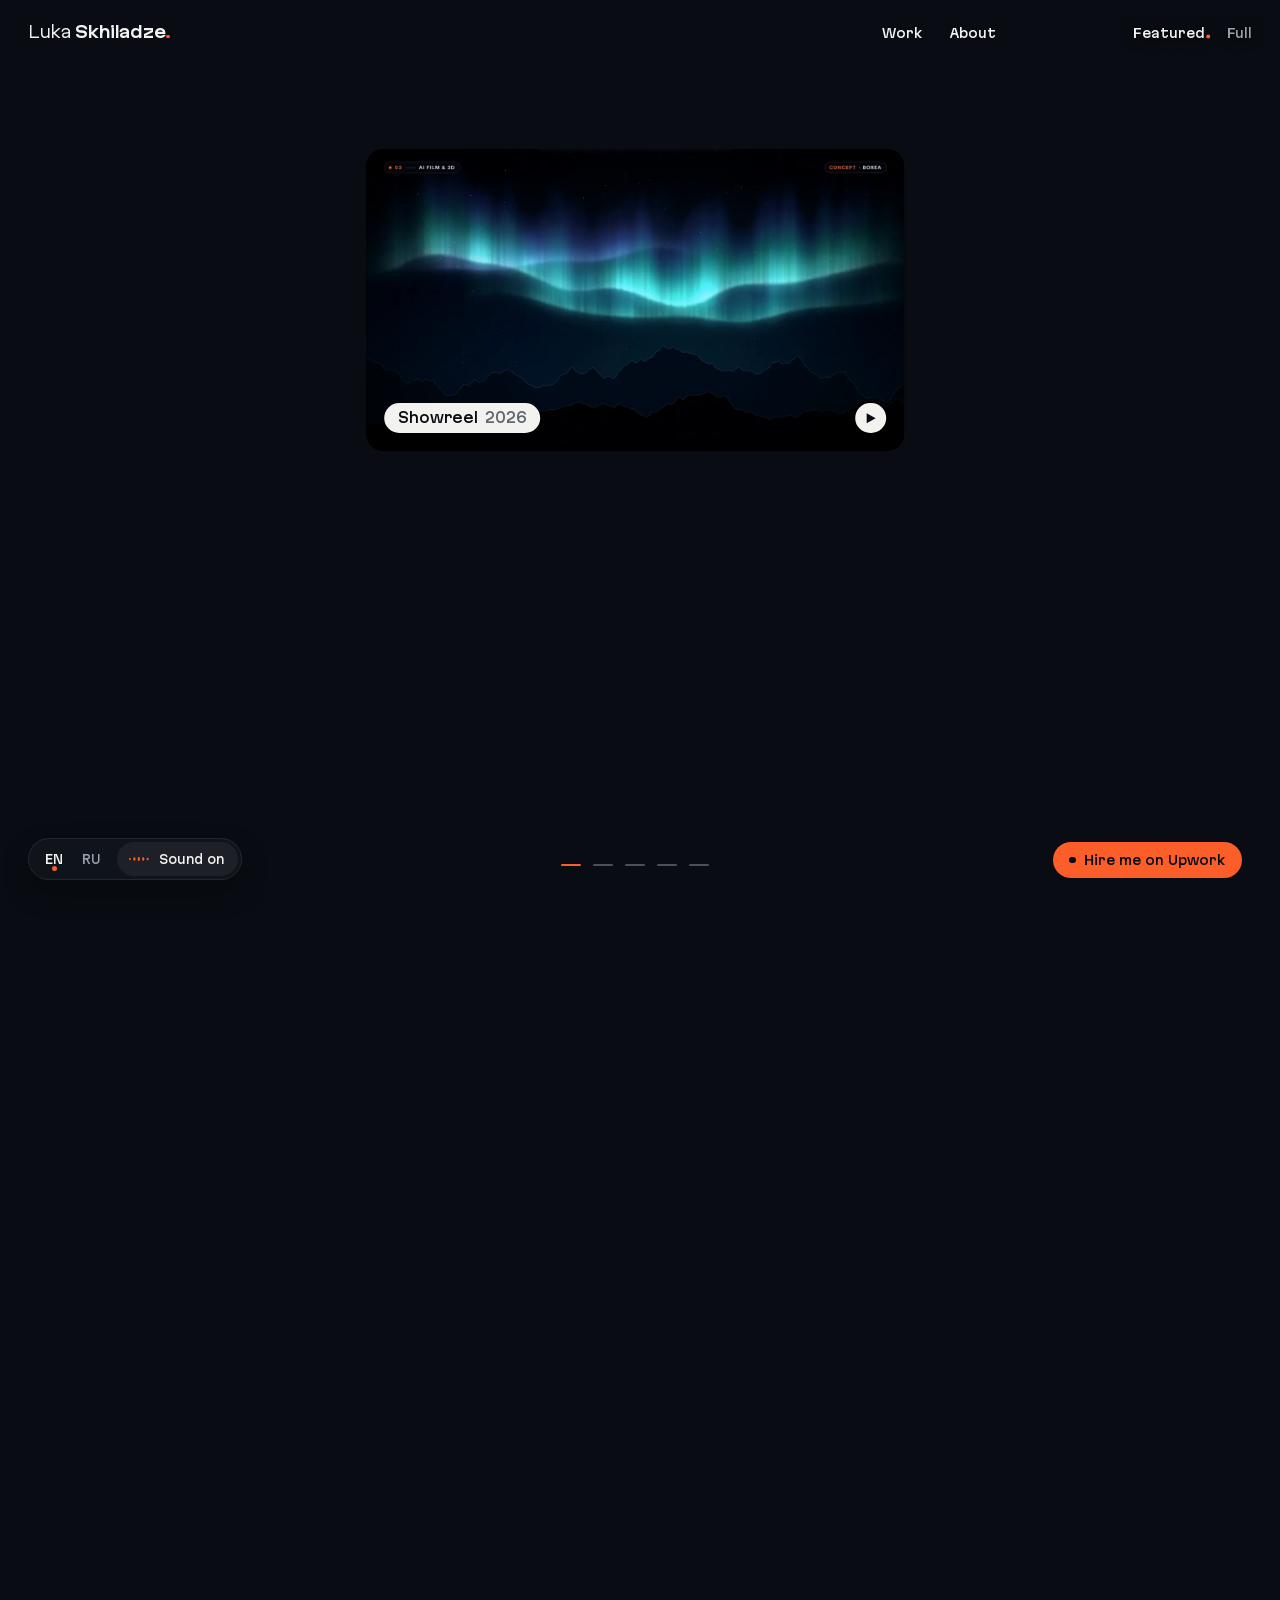
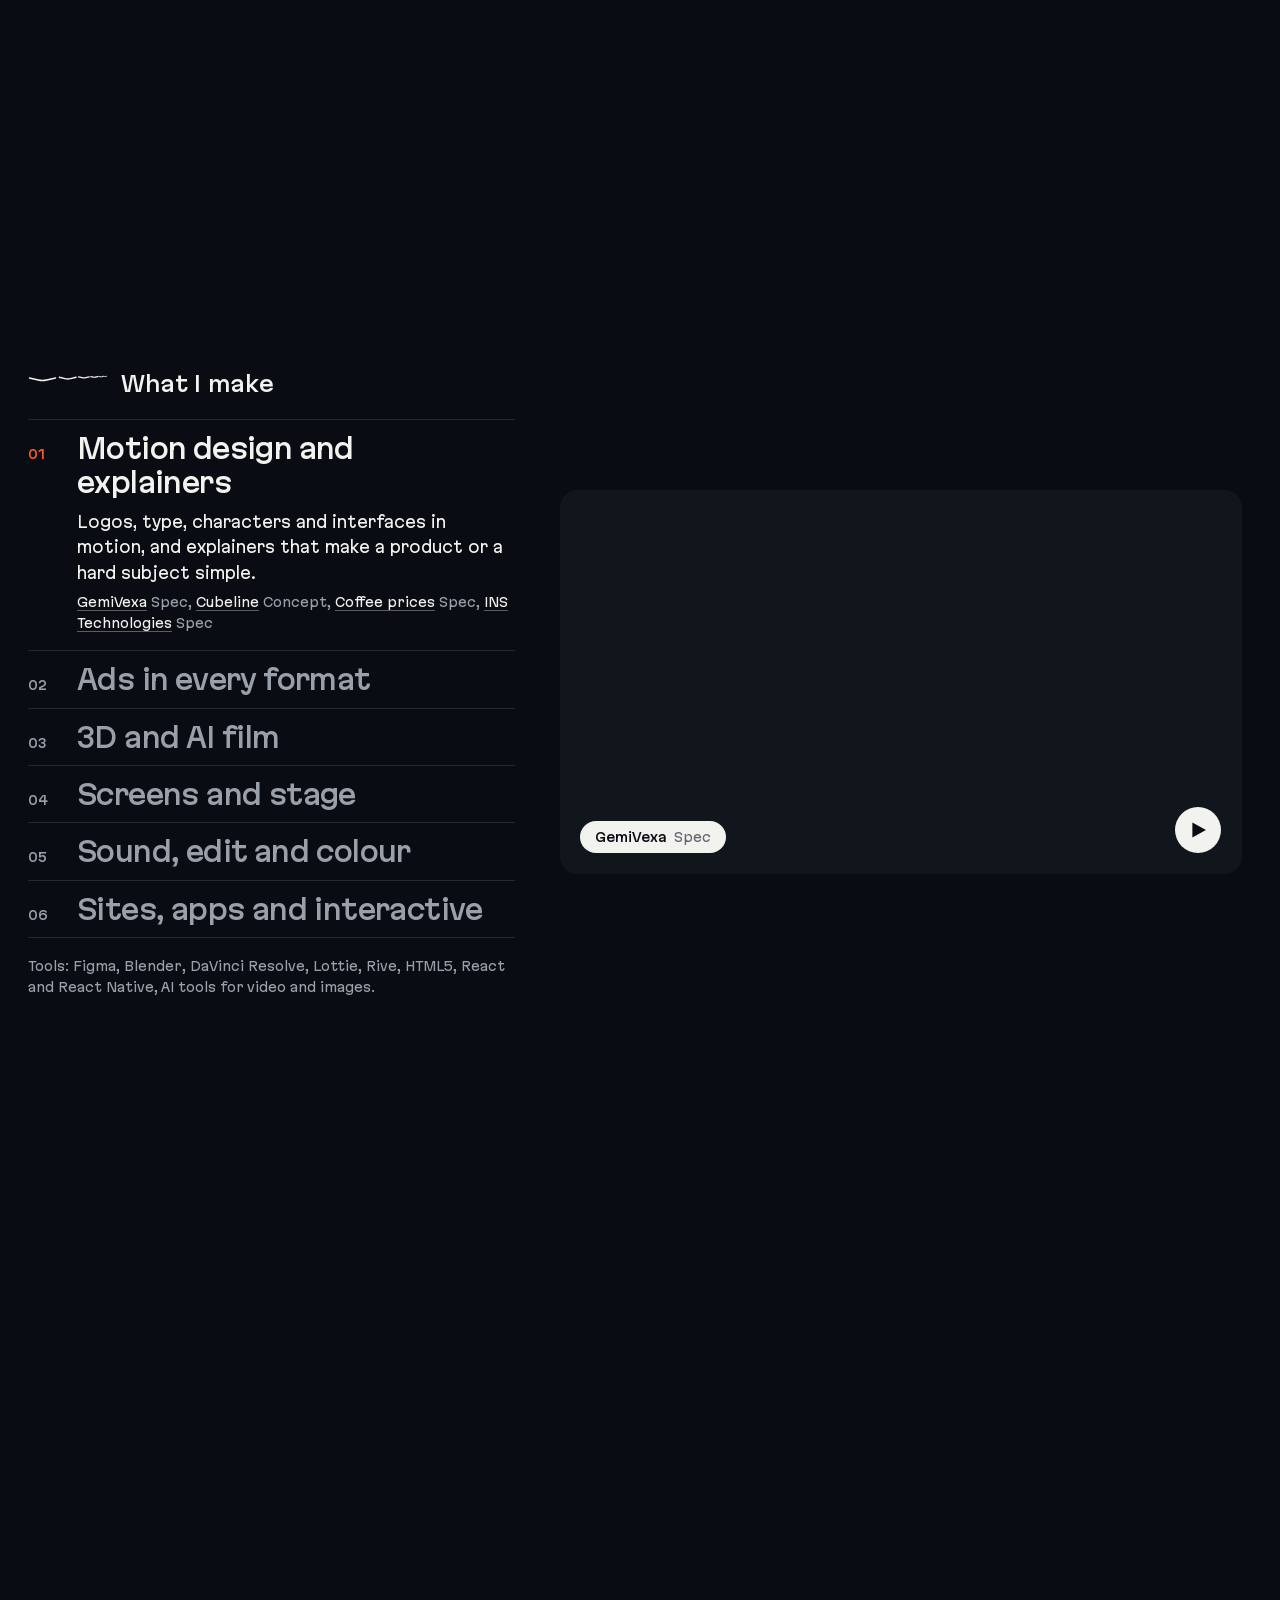
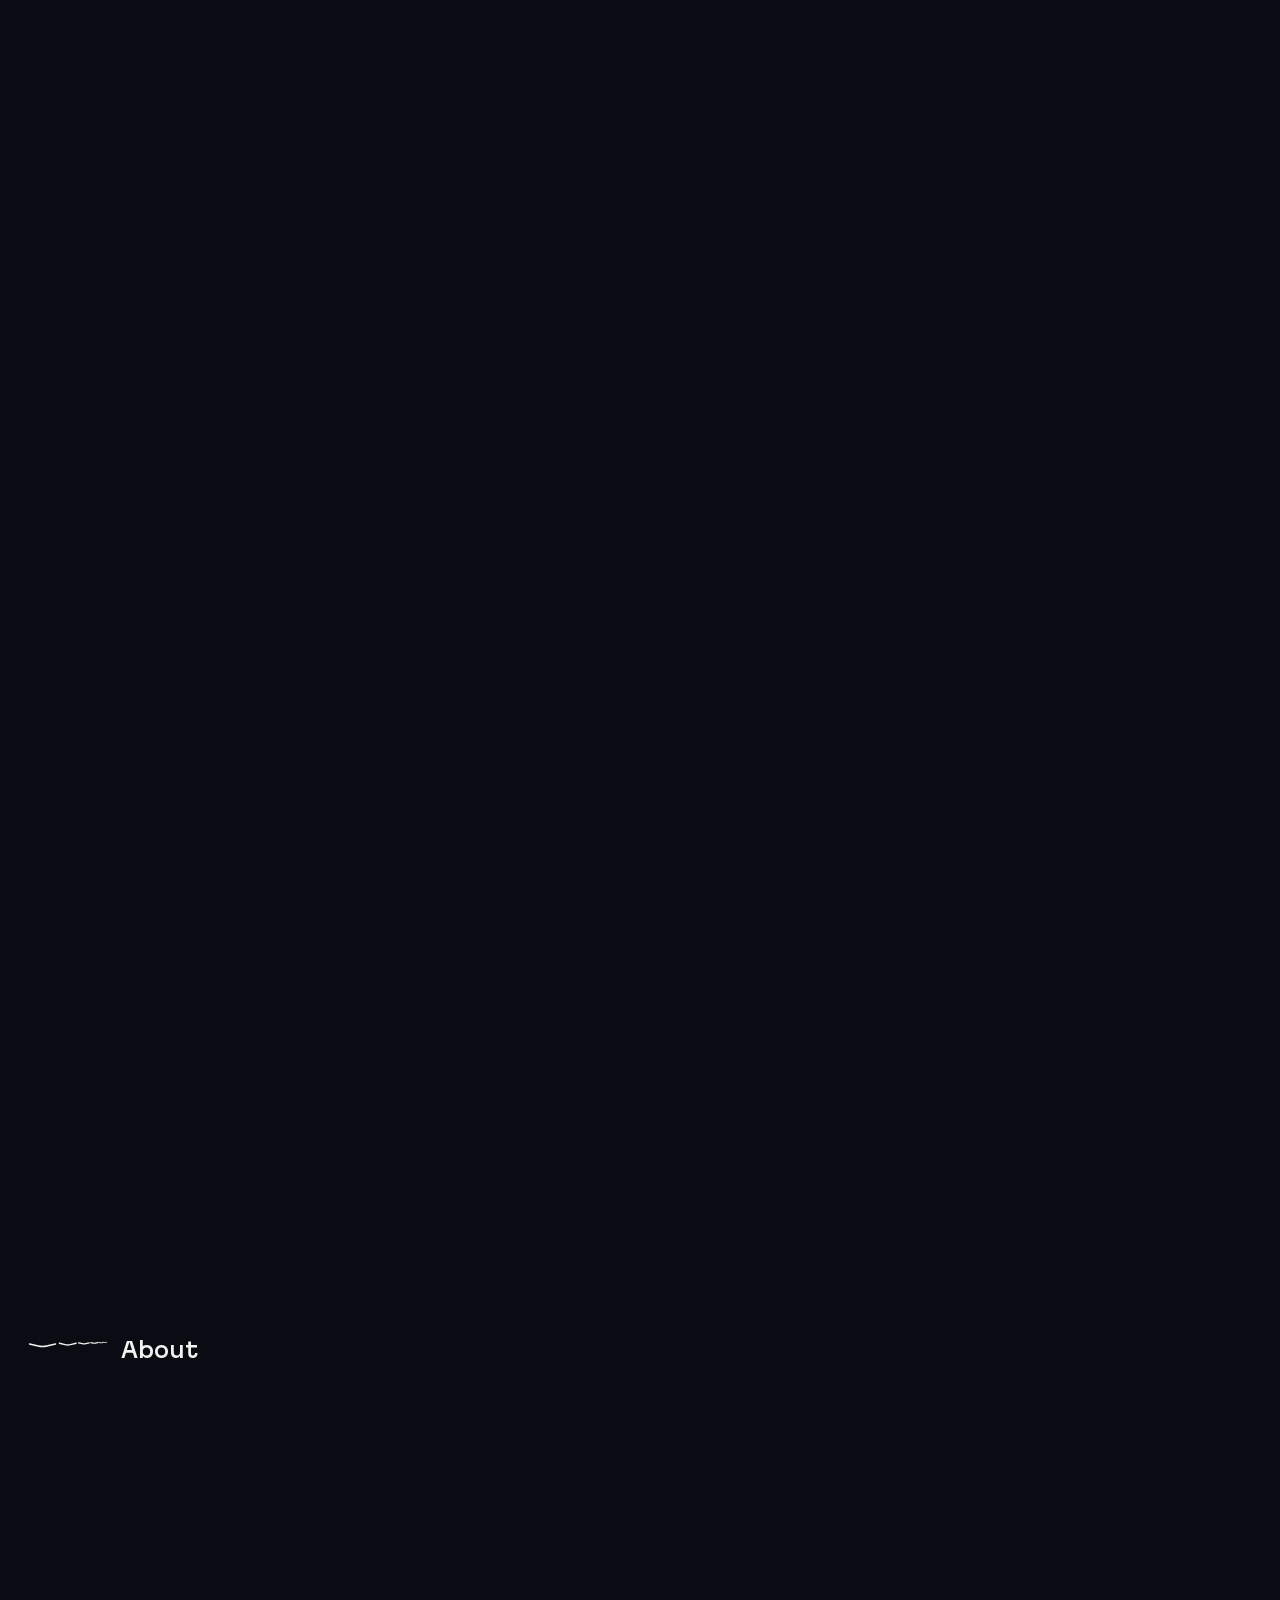
<file: work/index.html>
<!doctype html>
<html lang="en" class="no-js" data-base="../" data-av1="loop,film,teaser" data-av1-same="film/bassface film/borea film/onepoint film/theo loop/bassface-sm loop/borea loop/logicor loop/logicor-h-sm loop/stage-h loop/stage-h-sm loop/theo-sm teaser">
<head>
<meta charset="utf-8">
<meta name="viewport" content="width=device-width, initial-scale=1, viewport-fit=cover">
<title>Work by Luka Skhiladze, motion designer and product engineer</title>
<meta name="description" content="Motion design, AI film, 3D and original sound, plus the website or app to go with them. Hire through Upwork.">
<meta name="robots" content="noindex">
<link rel="canonical" href="https://skhiladze.com/work/">
<link rel="alternate" hreflang="en" href="https://skhiladze.com/work/">
<link rel="alternate" hreflang="ru" href="https://skhiladze.com/work/ru/">
<link rel="alternate" hreflang="x-default" href="https://skhiladze.com/work/">
<meta name="theme-color" content="#090C12">
<meta name="color-scheme" content="dark">
<meta property="og:type" content="website">
<meta property="og:site_name" content="Luka Skhiladze">
<meta property="og:title" content="Work by Luka Skhiladze, motion designer and product engineer">
<meta property="og:description" content="Motion design, AI film, 3D and original sound, plus the website or app to go with them. Hire through Upwork.">
<meta property="og:url" content="https://skhiladze.com/work/">
<meta property="og:image" content="https://skhiladze.com/media/og-en.jpg">
<meta property="og:image:width" content="1200">
<meta property="og:image:height" content="630">
<meta property="og:locale" content="en_US">
<meta name="twitter:card" content="summary_large_image">
<link rel="icon" href="../favicon.svg?v=1179012588" type="image/svg+xml">
<link rel="icon" href="../favicon-32.png?v=1179012588" sizes="32x32" type="image/png">
<link rel="apple-touch-icon" href="../apple-touch-icon.png?v=1179012588">
<link rel="preload" href="../fonts/martian-display-lat.woff2" as="font" type="font/woff2" crossorigin>
<link rel="preload" href="../fonts/martian-grotesk-lat.woff2" as="font" type="font/woff2" crossorigin>
<link rel="modulepreload" href="../assets/app.js?v=1179012588">
<script>(function(d){d.classList.replace('no-js','js');var m=/[?&]still\b/.test(location.search);try{m=m||localStorage.getItem('skh-motion')==='0'}catch(e){}var g='';try{if(/[?&]gl\b/.test(location.search))g='hw';else{var c=d.ownerDocument.createElement('canvas'),x=c.getContext('webgl2')||c.getContext('webgl');if(x){var r=x.getExtension('WEBGL_debug_renderer_info');g=/swiftshader|llvmpipe|softpipe|software|basic render/i.test(String(x.getParameter(r?r.UNMASKED_RENDERER_WEBGL:x.RENDERER)||''))?'soft':'hw';var l=x.getExtension('WEBGL_lose_context');if(l)l.loseContext()}else g='none'}}catch(e){g=''}d.setAttribute('data-gl',g);var p=g==='soft'||g==='none';d.classList.add(m?'still':p?'gl-plain':'is-intro');if(!p){var o=d.ownerDocument,b=d.getAttribute('data-base')||'',L=[["media/cards-en.avif?v=0c165a3c","image/avif","(min-width: 761px)",1],["media/cards-en-sm.avif?v=31008559","image/avif","(max-width: 760px)",1],["media/cards-mask-en.webp?v=833fb277","","(min-width: 761px)",0],["media/dial.webp?v=605748b4","","(min-width: 761px)",0],["media/dial-sm.webp?v=88027cfd","","(max-width: 760px)",0],["media/cards-mask-en-sm.webp?v=8a00266f","","(max-width: 760px)",0]];for(var i=0;i<L.length;i++){var k=o.createElement('link');k.rel='preload';k.as='image';if(L[i][1])k.type=L[i][1];k.media=L[i][2];if(L[i][3])k.setAttribute('fetchpriority','high');k.href=b+L[i][0];o.head.appendChild(k)}}try{history.scrollRestoration='manual'}catch(e){}try{if(sessionStorage.getItem('skh-place'))d.classList.add('is-jump')}catch(e){}if(HTMLScriptElement.supports&&HTMLScriptElement.supports('speculationrules')){var s=d.ownerDocument.createElement('script');s.type='speculationrules';s.textContent="{\"prefetch\": [{\"where\": {\"selector_matches\": \"a[hreflang]:not([aria-current])\"}, \"eagerness\": \"moderate\"}]}";d.ownerDocument.head.appendChild(s)}})(document.documentElement)</script>
<link rel="stylesheet" href="../assets/site.css?v=1179012588">
<script type="application/ld+json">{"@context": "https://schema.org", "@type": "Person", "name": "Luka Skhiladze", "alternateName": "Лука Схиладзе", "jobTitle": "Motion designer and product engineer", "url": "https://skhiladze.com/work/", "address": {"@type": "PostalAddress", "addressLocality": "Tbilisi", "addressCountry": "GE"}}</script>
</head>
<body>
<div class="veil" aria-hidden="true"></div>
<div class="enter" hidden data-words="Motion|Explainers|Ads|3D|AI film|Screens|Stage|Sound|Edit|Colour|Sites|Apps" data-click-on="Click to tune in" data-click-off="Click to enter" data-tap-on="Tap to tune in" data-tap-off="Tap to enter" data-dial="../media/dial.webp?v=605748b4" data-dial-sm="../media/dial-sm.webp?v=88027cfd" data-panes="../media/dial/" data-pv="c41f6f48"><button class="enter__go" type="button">Enter, with sound</button><button class="enter__mute" type="button">Enter without sound</button></div>
<a class="skip" href="#work">Skip to the work</a>
<button class="skip skip--motion motion-sw" type="button" aria-pressed="true"><span class="mo" aria-hidden="true"><span class="mo__arm"></span></span><span class="mo__on">Motion on</span><span class="mo__off">Motion off</span></button>
<div class="menu" id="menu" tabindex="-1" hidden>
  <div class="menu__top"><a class="menu__mark" href="#top"><span class="name"><span class="name__a">Luka</span> <span class="name__b">Skhiladze</span><span class="pt pt--stop" aria-hidden="true"></span></span></a><button class="menu__x" type="button">Close</button></div>
  <nav class="menu__nav" aria-label="Sections"><ol><li><a href="#work"><span class="menu__n" aria-hidden="true">01</span><span class="menu__w">Work</span></a></li><li><a href="#about"><span class="menu__n" aria-hidden="true">02</span><span class="menu__w">About</span></a></li></ol></nav>
  <div class="menu__view" role="group" aria-label="View"><span class="menu__k">View</span><button class="menu__vb" type="button" data-view="featured" aria-pressed="true">Featured</button><button class="menu__vb" type="button" data-view="full" aria-pressed="false">Full</button></div>
</div>
<main>
<section class="hero" id="top" data-items="5" data-centres="[0, 1, 2, 3, 4]">
  <h1 class="sr">Luka Skhiladze, motion designer and product engineer</h1>
<div class="hero__pin">
    <canvas class="strip" aria-hidden="true"></canvas>
    <header class="bar">
      <div class="bar__mark"><a href="#top"><span class="name"><span class="name__a">Luka</span> <span class="name__b">Skhiladze</span><span class="pt pt--stop" aria-hidden="true"></span></span></a></div>
      <nav class="bar__nav" aria-label="Sections"><span class="bar__half"><a href="#work">Work</a></span><span class="bar__half"><a href="#about">About</a></span></nav>
      <div class="bar__end">
        <button class="bar__menu" type="button" aria-expanded="false" aria-controls="menu">Menu</button>
      </div>
    </header>
    <div class="gate">
      <div class="gate__frame"><video class="gate__v is-on" data-src="../media/teaser.mp4" data-src-sm="../media/teaser-sm.mp4" data-poster="../media/reel.webp" poster="../media/reel.webp" muted loop playsinline preload="none" aria-hidden="true" tabindex="-1"></video><video class="gate__v" data-src="../media/loop/brerdemon.mp4" data-src-sm="../media/loop/brerdemon-sm.mp4" data-poster="../media/loop/brerdemon.webp" muted loop playsinline preload="none" aria-hidden="true" tabindex="-1"></video><video class="gate__v" data-src="../media/loop/logicor.mp4" data-src-sm="../media/loop/logicor-sm.mp4" data-poster="../media/loop/logicor.webp" muted loop playsinline preload="none" aria-hidden="true" tabindex="-1"></video><video class="gate__v" data-src="../media/loop/coffee.mp4" data-src-sm="../media/loop/coffee-sm.mp4" data-poster="../media/loop/coffee.webp" muted loop playsinline preload="none" aria-hidden="true" tabindex="-1"></video><video class="gate__v" data-src="../media/loop/borea.mp4" data-src-sm="../media/loop/borea-sm.mp4" data-poster="../media/loop/borea.webp" muted loop playsinline preload="none" aria-hidden="true" tabindex="-1"></video><noscript><img class="gate__still" src="../media/reel.webp" width="1280" height="720" alt=""></noscript><div class="gate__rows"><div class="gate__row is-on" data-i="0" aria-current="true"><span class="gate__tab" data-gl-shield><b>Showreel</b> <span>2026</span></span><a class="gate__play" data-gl-shield href="https://vimeo.com/1236859193" data-slug="reel" data-kind="film" data-title="Showreel" data-what="One minute, cut to my own score" data-label="2026" data-vimeo="1236859193" data-file="../media/film/reel.mp4" data-snd="music" aria-label="Watch with sound: Showreel"><span class="gate__pl" aria-hidden="true">Watch with sound</span><svg class="gate__ic" viewBox="0 0 58 58" aria-hidden="true"><path d="M21.9 19.5V38.5L39 29Z"/></svg></a></div><div class="gate__row" data-i="1"><span class="gate__tab" data-gl-shield><b>BrerDemon</b> <span>Concept</span></span><a class="gate__play" data-gl-shield href="../media/film/brerdemon.mp4" data-slug="brerdemon" data-kind="film" data-title="BrerDemon" data-label="Concept" data-file="../media/film/brerdemon.mp4" data-snd="music" aria-label="Watch: BrerDemon"><span class="gate__pl" aria-hidden="true">Watch</span><svg class="gate__ic" viewBox="0 0 58 58" aria-hidden="true"><path d="M21.9 19.5V38.5L39 29Z"/></svg></a></div><div class="gate__row" data-i="2"><span class="gate__tab" data-gl-shield><b>Logicor Park 08</b> <span>Client, AI</span></span><a class="gate__play" data-gl-shield href="../media/film/logicor.mp4" data-slug="logicor" data-kind="film" data-title="Logicor Park 08" data-what="AI video banner campaign, every format" data-label="Client, AI" data-file="../media/film/logicor.mp4" data-snd="none" aria-label="Watch: Logicor Park 08"><span class="gate__pl" aria-hidden="true">Watch</span><svg class="gate__ic" viewBox="0 0 58 58" aria-hidden="true"><path d="M21.9 19.5V38.5L39 29Z"/></svg></a></div><div class="gate__row" data-i="3"><span class="gate__tab" data-gl-shield><b>Coffee prices</b> <span>Spec</span></span><a class="gate__play" data-gl-shield href="https://vimeo.com/1236838621" data-slug="coffee" data-kind="film" data-title="Coffee prices" data-what="Hand-drawn explainer for YouTube" data-label="Spec" data-vimeo="1236838621" data-file="../media/film/coffee.mp4" data-cc="../media/film/coffee.vtt" aria-label="Watch: Coffee prices"><span class="gate__pl" aria-hidden="true">Watch</span><svg class="gate__ic" viewBox="0 0 58 58" aria-hidden="true"><path d="M21.9 19.5V38.5L39 29Z"/></svg></a></div><div class="gate__row" data-i="4"><span class="gate__tab" data-gl-shield><b>Borea</b> <span>Concept</span></span><a class="gate__play" data-gl-shield href="https://vimeo.com/1231861622" data-slug="borea" data-kind="film" data-title="Borea" data-what="Launch film for a weather app" data-label="Concept" data-vimeo="1231861622" data-file="../media/film/borea.mp4" data-snd="music" aria-label="Watch: Borea"><span class="gate__pl" aria-hidden="true">Watch</span><svg class="gate__ic" viewBox="0 0 58 58" aria-hidden="true"><path d="M21.9 19.5V38.5L39 29Z"/></svg></a></div></div></div>
    </div>
    <div class="dots" role="group" aria-label="Films in the middle window"><button class="dots__b" type="button" data-i="0" aria-label="Showreel" aria-current="true"></button><button class="dots__b" type="button" data-i="1" aria-label="BrerDemon"></button><button class="dots__b" type="button" data-i="2" aria-label="Logicor Park 08"></button><button class="dots__b" type="button" data-i="3" aria-label="Coffee prices"></button><button class="dots__b" type="button" data-i="4" aria-label="Borea"></button></div>
    <p class="swipe" aria-hidden="true"><svg class="swipe__ic" viewBox="0 0 16 30"><path d="M2.6 26L8 20.6 13.4 26"/><path d="M2.6 17L8 11.6 13.4 17"/><circle cx="8" cy="4.4" r="2.5"/></svg><span class="swipe__t">Swipe up</span></p>
    <a class="btn btn--tg hero__tg" href="https://www.upwork.com/freelancers/lukaskhiladze"><span class="pt" aria-hidden="true"></span><span class="roll"><span>Hire me on Upwork</span><span aria-hidden="true" data-t="Hire me on Upwork"></span></span></a>
  </div>
</section>
<section class="make" id="work" aria-labelledby="make-h">
  <div class="make__scene" style="--k:6">
    <div class="make__pin" data-hold>
      <div class="make__side">
        <h2 class="make__h" id="make-h" data-arrive style="--ai:0"><span class="flock" aria-hidden="true"><svg viewBox="0 0 52.9 14"><path d="M1.00 1.4L6.76 8.23Q9.60 11.60 12.44 8.23L18.20 1.4"/><path d="M20.80 1.4L24.49 5.77Q26.30 7.93 28.12 5.77L31.81 1.4"/><path d="M33.47 1.4L35.83 4.20Q36.99 5.58 38.16 4.20L40.52 1.4"/><path d="M41.58 1.4L43.09 3.19Q43.84 4.07 44.58 3.19L46.09 1.4"/><path d="M46.77 1.4L47.74 2.55Q48.22 3.11 48.69 2.55L49.66 1.4"/><path d="M50.09 1.4L50.71 2.13Q51.02 2.50 51.32 2.13L51.94 1.4"/><circle cx="9.60" cy="7.32" r="2.4"/></svg></span>What I make</h2>
        <ol class="make__list"><li class="make__item is-on" data-i="0" data-arrive style="--ai:1">
      <button class="make__b" type="button"><span class="make__n">01</span><span class="make__t">Motion design and explainers</span></button>
      <div class="make__more"><div><a class="make__mw" href="https://vimeo.com/1231188796" data-slug="gemivexa" data-kind="film" data-title="GemiVexa" data-what="Kinetic typography intro" data-label="Spec" data-vimeo="1231188796" data-file="../media/film/gemivexa.mp4" data-snd="music" data-land aria-label="GemiVexa Spec, Motion design and explainers"><video class="make__v" data-src="../media/loop/gemivexa.mp4" data-src-sm="../media/loop/gemivexa-sm.mp4" data-poster="../media/loop/gemivexa.webp" muted loop playsinline preload="none" aria-hidden="true"></video><span class="make__tab"><b>GemiVexa</b> <span>Spec</span></span><span class="make__go" aria-hidden="true"><svg class="make__ic" viewBox="0 0 58 58" aria-hidden="true"><path d="M21.9 19.5V38.5L39 29Z"/></svg></span></a><p class="make__s">Logos, type, characters and interfaces in motion, and explainers that make a product or a hard subject simple.</p><p class="make__ex"><a href="https://vimeo.com/1231188796" data-slug="gemivexa" data-kind="film" data-title="GemiVexa" data-what="Kinetic typography intro" data-label="Spec" data-vimeo="1231188796" data-file="../media/film/gemivexa.mp4" data-snd="music">GemiVexa</a> <span class="make__lab">Spec</span>, <a href="https://vimeo.com/1231174220" data-slug="cubeline" data-kind="film" data-title="Cubeline" data-what="SaaS explainer, interface motion" data-label="Concept" data-vimeo="1231174220" data-file="../media/film/cubeline.mp4" data-snd="music">Cubeline</a> <span class="make__lab">Concept</span>, <a href="https://vimeo.com/1236838621" data-slug="coffee" data-kind="film" data-title="Coffee prices" data-what="Hand-drawn explainer for YouTube" data-label="Spec" data-vimeo="1236838621" data-file="../media/film/coffee.mp4" data-cc="../media/film/coffee.vtt">Coffee prices</a> <span class="make__lab">Spec</span>, <a href="https://vimeo.com/1233704367" data-slug="ins" data-kind="film" data-title="INS Technologies" data-what="Facilities film for IRIS200, four minutes" data-label="Spec" data-vimeo="1233704367" data-file="../media/film/ins.mp4" data-snd="music">INS Technologies</a> <span class="make__lab">Spec</span></p></div></div>
    </li><li class="make__item" data-i="1" data-arrive style="--ai:2">
      <button class="make__b" type="button"><span class="make__n">02</span><span class="make__t">Ads in every format</span></button>
      <div class="make__more"><div><a class="make__mw" href="https://vimeo.com/1232948144" data-slug="ev" data-kind="film" data-title="EV Conference" data-what="One ad in three native formats" data-label="Spec" data-vimeo="1232948144" data-file="../media/film/ev.mp4" data-snd="music" aria-label="EV Conference Spec, Ads in every format"><video class="make__v" data-src="../media/loop/ev.mp4" data-src-sm="../media/loop/ev-sm.mp4" data-poster="../media/loop/ev.webp" muted loop playsinline preload="none" aria-hidden="true"></video><span class="make__tab"><b>EV Conference</b> <span>Spec</span></span><span class="make__go" aria-hidden="true"><svg class="make__ic" viewBox="0 0 58 58" aria-hidden="true"><path d="M21.9 19.5V38.5L39 29Z"/></svg></span></a><p class="make__s">Ads for Reels, Stories, TikTok and VK Clips, with several hooks to test and banners to match, all from one idea.</p><p class="make__ex"><a href="https://vimeo.com/1232948144" data-slug="ev" data-kind="film" data-title="EV Conference" data-what="One ad in three native formats" data-label="Spec" data-vimeo="1232948144" data-file="../media/film/ev.mp4" data-snd="music">EV Conference</a> <span class="make__lab">Spec</span>, <a href="../media/film/logicor.mp4" data-slug="logicor" data-kind="film" data-title="Logicor Park 08" data-what="AI video banner campaign, every format" data-label="Client, AI" data-file="../media/film/logicor.mp4" data-snd="none">Logicor Park 08</a> <span class="make__lab">Client, AI</span>, <a href="https://vimeo.com/1231866635" data-slug="adreel" data-kind="film" data-title="Ad creative reel" data-what="Static and video ads for DTC brands" data-label="Spec" data-vimeo="1231866635" data-file="../media/film/adreel.mp4" data-snd="music">Ad creative reel</a> <span class="make__lab">Spec</span></p></div></div>
    </li><li class="make__item" data-i="2" data-arrive style="--ai:3">
      <button class="make__b" type="button"><span class="make__n">03</span><span class="make__t">3D and AI film</span></button>
      <div class="make__more"><div><a class="make__mw" href="https://vimeo.com/1231861622" data-slug="borea" data-kind="film" data-title="Borea" data-what="Launch film for a weather app" data-label="Concept" data-vimeo="1231861622" data-file="../media/film/borea.mp4" data-snd="music" aria-label="Borea Concept, 3D and AI film"><video class="make__v" data-src="../media/loop/borea-h.mp4" data-src-sm="../media/loop/borea-h-sm.mp4" data-poster="../media/loop/borea.webp" muted loop playsinline preload="none" aria-hidden="true"></video><span class="make__tab"><b>Borea</b> <span>Concept</span></span><span class="make__go" aria-hidden="true"><svg class="make__ic" viewBox="0 0 58 58" aria-hidden="true"><path d="M21.9 19.5V38.5L39 29Z"/></svg></span></a><p class="make__s">Product films, scenes and simulations in Blender, and AI footage finished with real editing, colour and sound.</p><p class="make__ex"><a href="https://vimeo.com/1233689711" data-slug="fuse3d" data-kind="film" data-title="Fuse 2" data-what="AI agent product film in 3D" data-label="Spec" data-vimeo="1233689711" data-file="../media/film/fuse3d.mp4" data-snd="music">Fuse 2</a> <span class="make__lab">Spec</span>, <a href="https://vimeo.com/1233693409" data-slug="lamp" data-kind="film" data-title="Modular desk lamp" data-what="3D product film" data-label="Spec" data-vimeo="1233693409" data-file="../media/film/lamp.mp4" data-snd="music">Modular desk lamp</a> <span class="make__lab">Spec</span>, <a href="https://vimeo.com/1231861622" data-slug="borea" data-kind="film" data-title="Borea" data-what="Launch film for a weather app" data-label="Concept" data-vimeo="1231861622" data-file="../media/film/borea.mp4" data-snd="music">Borea</a> <span class="make__lab">Concept</span>, <a href="https://vimeo.com/1236739543" data-slug="finch" data-kind="film" data-title="Finch &amp; Wild" data-what="Brand film opening, AI previz" data-label="Spec, AI" data-vimeo="1236739543" data-file="../media/film/finch.mp4" data-snd="music">Finch &amp; Wild</a> <span class="make__lab">Spec, AI</span></p></div></div>
    </li><li class="make__item" data-i="3" data-arrive style="--ai:4">
      <button class="make__b" type="button"><span class="make__n">04</span><span class="make__t">Screens and stage</span></button>
      <div class="make__more"><div><a class="make__mw" href="https://vimeo.com/1234375913" data-slug="stage" data-kind="film" data-title="Stage Visuals Pack" data-what="Characters and loops for concert screens" data-label="Spec" data-vimeo="1234375913" data-file="../media/film/stage.mp4" data-snd="music" aria-label="Stage Visuals Pack Spec, Screens and stage"><video class="make__v" data-src="../media/loop/stage-h.mp4" data-src-sm="../media/loop/stage-h-sm.mp4" data-poster="../media/loop/stage.webp" muted loop playsinline preload="none" aria-hidden="true"></video><span class="make__tab"><b>Stage Visuals Pack</b> <span>Spec</span></span><span class="make__go" aria-hidden="true"><svg class="make__ic" viewBox="0 0 58 58" aria-hidden="true"><path d="M21.9 19.5V38.5L39 29Z"/></svg></span></a><p class="make__s">Loops for LED walls and projections, characters for concert screens, visualizers for tracks and releases.</p><p class="make__ex"><a href="https://vimeo.com/1234375913" data-slug="stage" data-kind="film" data-title="Stage Visuals Pack" data-what="Characters and loops for concert screens" data-label="Spec" data-vimeo="1234375913" data-file="../media/film/stage.mp4" data-snd="music">Stage Visuals Pack</a> <span class="make__lab">Spec</span>, <a href="https://vimeo.com/1234375866" data-slug="bassface" data-kind="film" data-title="BASSFACE" data-what="Loop for an LED screen" data-label="Spec" data-vimeo="1234375866" data-file="../media/film/bassface.mp4" data-snd="none">BASSFACE</a> <span class="make__lab">Spec</span>, <a href="https://vimeo.com/1236840946" data-slug="theo" data-kind="film" data-title="Theo (Mihigh Remix)" data-what="Music visualizer in ferrofluid" data-label="Spec" data-vimeo="1236840946" data-file="../media/film/theo.mp4" data-snd="music">Theo (Mihigh Remix)</a> <span class="make__lab">Spec</span></p></div></div>
    </li><li class="make__item" data-i="4" data-arrive style="--ai:5">
      <button class="make__b" type="button"><span class="make__n">05</span><span class="make__t">Sound, edit and colour</span></button>
      <div class="make__more"><div><a class="make__mw" href="https://vimeo.com/1231888838" data-slug="onepoint" data-kind="film" data-title="One Point" data-what="My concept film: a point, a line, a plane, a name" data-label="My film" data-vimeo="1231888838" data-file="../media/film/onepoint.mp4" data-snd="music" aria-label="One Point My film, Sound, edit and colour"><video class="make__v" data-src="../media/loop/onepoint.mp4" data-src-sm="../media/loop/onepoint-sm.mp4" data-poster="../media/loop/onepoint.webp" muted loop playsinline preload="none" aria-hidden="true"></video><span class="make__tab"><b>One Point</b> <span>My film</span></span><span class="make__go" aria-hidden="true"><svg class="make__ic" viewBox="0 0 58 58" aria-hidden="true"><path d="M21.9 19.5V38.5L39 29Z"/></svg></span></a><p class="make__s">Original music and sound design cut to the picture, then editing and colour grading, from ads to documentary.</p><p class="make__ex"><a href="https://vimeo.com/1236859193" data-slug="reel" data-kind="film" data-title="Showreel" data-what="One minute, cut to my own score" data-label="2026" data-vimeo="1236859193" data-file="../media/film/reel.mp4" data-snd="music">Showreel</a> <span class="make__lab">2026</span>, <a href="https://vimeo.com/1231888838" data-slug="onepoint" data-kind="film" data-title="One Point" data-what="My concept film: a point, a line, a plane, a name" data-label="My film" data-vimeo="1231888838" data-file="../media/film/onepoint.mp4" data-snd="music">One Point</a> <span class="make__lab">My film</span></p></div></div>
    </li><li class="make__item" data-i="5" data-arrive style="--ai:6">
      <button class="make__b" type="button"><span class="make__n">06</span><span class="make__t">Sites, apps and interactive</span></button>
      <div class="make__more"><div><a class="make__mw" href="https://akultange.github.io/the-cozzi/" data-slug="cozzi" data-kind="site" data-title="The Cozzi" data-what="Product site concept for a travel pillow" data-label="Spec" target="_blank" rel="noopener" aria-label="The Cozzi Spec, Sites, apps and interactive"><video class="make__v" data-src="../media/loop/cozzi.mp4" data-src-sm="../media/loop/cozzi-sm.mp4" data-poster="../media/loop/cozzi.webp" muted loop playsinline preload="none" aria-hidden="true"></video><span class="make__tab"><b>The Cozzi</b> <span>Spec</span></span><span class="make__go" aria-hidden="true"><svg class="make__ic" viewBox="0 0 58 58" aria-hidden="true"><path d="M22 36L36 22M25 22H36V33" fill="none" stroke="currentColor" stroke-width="2.6" stroke-linecap="round" stroke-linejoin="round"/></svg></span></a><p class="make__s">Landing pages, sites and mobile apps from idea to release, Lottie and Rive animation, HTML5 banners and mini-games.</p><p class="make__ex"><a href="https://akultange.github.io/the-cozzi/" data-slug="cozzi" data-kind="site" data-title="The Cozzi" data-what="Product site concept for a travel pillow" data-label="Spec" target="_blank" rel="noopener">The Cozzi</a> <span class="make__lab">Spec</span>, <a href="https://apps.apple.com/app/id6769320930" data-slug="app" data-kind="site" data-title="B2B safety app" data-what="iOS app I built end to end" data-label="App Store" target="_blank" rel="noopener">B2B safety app</a> <span class="make__lab">App Store</span>, <a href="https://akultange.github.io/forseo-rive/" data-slug="forseo" data-kind="site" data-title="Forseo" data-what="Rive mascot with a state machine" data-label="Spec" target="_blank" rel="noopener">Forseo</a> <span class="make__lab">Spec</span>, <a href="https://akultange.github.io/vault-playable/" data-slug="vault" data-kind="site" data-title="VAULT" data-what="Playable mini-game for ad networks" data-label="Spec" target="_blank" rel="noopener">VAULT</a> <span class="make__lab">Spec</span></p></div></div>
    </li></ol>
        <p class="make__tools" data-arrive style="--ai:7">Tools: Figma, Blender, DaVinci Resolve, Lottie, Rive, HTML5, React and React Native, AI tools for video and images.</p>
      </div>
      <div class="make__frame" data-land>
        <canvas class="make__field" aria-hidden="true"></canvas>
        <a class="make__win is-on" href="https://vimeo.com/1231188796" data-slug="gemivexa" data-kind="film" data-title="GemiVexa" data-what="Kinetic typography intro" data-label="Spec" data-vimeo="1231188796" data-file="../media/film/gemivexa.mp4" data-snd="music" tabindex="0" aria-label="GemiVexa Spec, Motion design and explainers"><video class="make__v" data-src="../media/loop/gemivexa.mp4" data-src-sm="../media/loop/gemivexa-sm.mp4" data-poster="../media/loop/gemivexa.webp" muted loop playsinline preload="none" aria-hidden="true"></video><span class="make__tab"><b>GemiVexa</b> <span>Spec</span></span><span class="make__go" aria-hidden="true"><svg class="make__ic" viewBox="0 0 58 58" aria-hidden="true"><path d="M21.9 19.5V38.5L39 29Z"/></svg></span></a><a class="make__win" href="https://vimeo.com/1232948144" data-slug="ev" data-kind="film" data-title="EV Conference" data-what="One ad in three native formats" data-label="Spec" data-vimeo="1232948144" data-file="../media/film/ev.mp4" data-snd="music" tabindex="-1" aria-label="EV Conference Spec, Ads in every format"><video class="make__v" data-src="../media/loop/ev.mp4" data-src-sm="../media/loop/ev-sm.mp4" data-poster="../media/loop/ev.webp" muted loop playsinline preload="none" aria-hidden="true"></video><span class="make__tab"><b>EV Conference</b> <span>Spec</span></span><span class="make__go" aria-hidden="true"><svg class="make__ic" viewBox="0 0 58 58" aria-hidden="true"><path d="M21.9 19.5V38.5L39 29Z"/></svg></span></a><a class="make__win" href="https://vimeo.com/1231861622" data-slug="borea" data-kind="film" data-title="Borea" data-what="Launch film for a weather app" data-label="Concept" data-vimeo="1231861622" data-file="../media/film/borea.mp4" data-snd="music" tabindex="-1" aria-label="Borea Concept, 3D and AI film"><video class="make__v" data-src="../media/loop/borea-h.mp4" data-src-sm="../media/loop/borea-h-sm.mp4" data-poster="../media/loop/borea.webp" muted loop playsinline preload="none" aria-hidden="true"></video><span class="make__tab"><b>Borea</b> <span>Concept</span></span><span class="make__go" aria-hidden="true"><svg class="make__ic" viewBox="0 0 58 58" aria-hidden="true"><path d="M21.9 19.5V38.5L39 29Z"/></svg></span></a><a class="make__win" href="https://vimeo.com/1234375913" data-slug="stage" data-kind="film" data-title="Stage Visuals Pack" data-what="Characters and loops for concert screens" data-label="Spec" data-vimeo="1234375913" data-file="../media/film/stage.mp4" data-snd="music" tabindex="-1" aria-label="Stage Visuals Pack Spec, Screens and stage"><video class="make__v" data-src="../media/loop/stage-h.mp4" data-src-sm="../media/loop/stage-h-sm.mp4" data-poster="../media/loop/stage.webp" muted loop playsinline preload="none" aria-hidden="true"></video><span class="make__tab"><b>Stage Visuals Pack</b> <span>Spec</span></span><span class="make__go" aria-hidden="true"><svg class="make__ic" viewBox="0 0 58 58" aria-hidden="true"><path d="M21.9 19.5V38.5L39 29Z"/></svg></span></a><a class="make__win" href="https://vimeo.com/1231888838" data-slug="onepoint" data-kind="film" data-title="One Point" data-what="My concept film: a point, a line, a plane, a name" data-label="My film" data-vimeo="1231888838" data-file="../media/film/onepoint.mp4" data-snd="music" tabindex="-1" aria-label="One Point My film, Sound, edit and colour"><video class="make__v" data-src="../media/loop/onepoint.mp4" data-src-sm="../media/loop/onepoint-sm.mp4" data-poster="../media/loop/onepoint.webp" muted loop playsinline preload="none" aria-hidden="true"></video><span class="make__tab"><b>One Point</b> <span>My film</span></span><span class="make__go" aria-hidden="true"><svg class="make__ic" viewBox="0 0 58 58" aria-hidden="true"><path d="M21.9 19.5V38.5L39 29Z"/></svg></span></a><a class="make__win" href="https://akultange.github.io/the-cozzi/" data-slug="cozzi" data-kind="site" data-title="The Cozzi" data-what="Product site concept for a travel pillow" data-label="Spec" target="_blank" rel="noopener" tabindex="-1" aria-label="The Cozzi Spec, Sites, apps and interactive"><video class="make__v" data-src="../media/loop/cozzi.mp4" data-src-sm="../media/loop/cozzi-sm.mp4" data-poster="../media/loop/cozzi.webp" muted loop playsinline preload="none" aria-hidden="true"></video><span class="make__tab"><b>The Cozzi</b> <span>Spec</span></span><span class="make__go" aria-hidden="true"><svg class="make__ic" viewBox="0 0 58 58" aria-hidden="true"><path d="M22 36L36 22M25 22H36V33" fill="none" stroke="currentColor" stroke-width="2.6" stroke-linecap="round" stroke-linejoin="round"/></svg></span></a>
      </div>
    </div>
  </div>
</section>
<section class="op" id="about" aria-labelledby="about-h">
  <a class="skip" href="#contact">Skip to the end of the About</a>
  <div class="op-track">
    <div class="op-stage">
      <canvas class="op-field" aria-hidden="true"></canvas>
      <canvas class="op-line" aria-hidden="true"></canvas>
      <div class="op-planes" aria-hidden="true"></div>
      <div class="op-fade" aria-hidden="true"></div>
      <div class="op-head">
        <h2 class="op-h" id="about-h"><span class="flock" aria-hidden="true"><svg viewBox="0 0 52.9 14"><path d="M1.00 1.4L6.76 8.23Q9.60 11.60 12.44 8.23L18.20 1.4"/><path d="M20.80 1.4L24.49 5.77Q26.30 7.93 28.12 5.77L31.81 1.4"/><path d="M33.47 1.4L35.83 4.20Q36.99 5.58 38.16 4.20L40.52 1.4"/><path d="M41.58 1.4L43.09 3.19Q43.84 4.07 44.58 3.19L46.09 1.4"/><path d="M46.77 1.4L47.74 2.55Q48.22 3.11 48.69 2.55L49.66 1.4"/><path d="M50.09 1.4L50.71 2.13Q51.02 2.50 51.32 2.13L51.94 1.4"/><circle cx="9.60" cy="7.32" r="2.4"/></svg></span>About</h2>
        <p class="op-chap" aria-hidden="true"><span class="op-n"></span><span class="op-ct"></span></p>
      </div>
      <p class="op-year" aria-hidden="true"></p>
      <div class="op-final">
        <p class="op-word" aria-hidden="true"><span class="op-w-a">Luka</span> <span class="op-w-b">Skhiladze</span><span class="pt pt--stop"></span></p>
        <p class="op-copy">You get the whole cycle from one person: idea, design, animation, sound, edit, colour and, if needed, the site or app. When a project needs a senior designer, I work alongside Gio Kheladze, my studio partner.</p>
        <dl class="op-facts"><div><dt>Based in</dt><dd>Tbilisi, Georgia</dd></div><div><dt>Languages</dt><dd>Russian, Georgian, English</dd></div><div><dt>Works</dt><dd>Remotely, worldwide</dd></div></dl>
        <p class="op-cta"><a class="btn btn--tg op-tg" href="https://www.upwork.com/freelancers/lukaskhiladze"><span class="pt" aria-hidden="true"></span><span class="roll"><span>Hire me on Upwork</span><span aria-hidden="true" data-t="Hire me on Upwork"></span></span></a><span class="op-cl">Message me on Upwork. Every project runs through it, contract and payment included.</span></p>
        <p class="op-last"><span class="op-motto">A point, a line, a plane, a name.</span><button class="op-again" type="button"><svg class="op-again__ic" viewBox="0 0 24 24" aria-hidden="true"><polyline points="1 4 1 10 7 10"/><path d="M3.5 15a9 9 0 1 0 2.1-9.4L1 10"/></svg>Watch again</button><button class="op-again op-motion motion-sw" type="button" aria-pressed="true"><span class="mo" aria-hidden="true"><span class="mo__arm"></span></span><span class="mo__on">Motion on</span><span class="mo__off">Motion off</span></button></p>
      </div>
      <p class="op-rotate"><span class="op-rot-i" aria-hidden="true"></span><span>Turn your phone upright to watch the story</span></p>
    </div>
    <span class="op-end" id="contact"></span>
  </div>
  <div class="sr"><ol><li>2019. Post-production supervisor. Running editors, sound designers and motion designers, and seeing where work was done at half effort.</li><li>2019–2021. Film colorist. «Kresty», documentary, Memorandum · colour</li><li>2019–2022. IT at Bauman, Moscow.</li><li>2023–2025. Independent developer. Sites and apps, from idea to release.</li><li>2025–2026. Startup app, end to end. All the way to the App Store.</li><li>2026 →. Motion designer and developer. Films for clients abroad, and the site or app around them when they need one.</li></ol><p>You get the whole cycle from one person: idea, design, animation, sound, edit, colour and, if needed, the site or app. When a project needs a senior designer, I work alongside Gio Kheladze, my studio partner. Based in: Tbilisi, Georgia. Languages: Russian, Georgian, English. Works: Remotely, worldwide.</p></div>
  <script type="application/json" class="op-data">{"ch":{"pps":{"yr":"2019","t":"Post-production supervisor","b":"Running editors, sound designers and motion designers, and seeing where work was done at half effort."},"col":{"yr":"2019–2021","t":"Film colorist","b":"«Kresty», documentary, Memorandum · colour"},"bau":{"yr":"2019–2022","t":"IT at Bauman, Moscow","b":""},"dev":{"yr":"2023–2025","t":"Independent developer","b":"Sites and apps, from idea to release."},"app":{"yr":"2025–2026","t":"Startup app, end to end","b":"All the way to the App Store."},"now":{"yr":"2026 →","t":"Motion designer and developer","b":"Films for clients abroad, and the site or app around them when they need one."}},"board":["Edit","Sound","Motion"],"pipe":["Idea","Design","Code","Release"],"bau":["МГТУ им. Н. Э. Баумана","Moscow"],"grade":["Grade","Log"],"status":["Prepare for Submission","Waiting for Review","In Review","Ready for Distribution"],"now":"Now","name":[["Luka ","#8a9099"],["Skhiladze","#f2f2ef"],[".","#fb5e28"]],"luka":"media/still/luka.webp","slides":[{"src":"media/still/w-stage.webp","t":"Stage Visuals Pack","l":"Spec"},{"src":"media/still/w-theo.webp","t":"Theo (Mihigh Remix)","l":"Spec"},{"src":"media/still/w-gemivexa.webp","t":"GemiVexa","l":"Spec"},{"src":"media/still/w-ev.webp","t":"EV Conference","l":"Spec"},{"src":"media/still/w-borea.webp","t":"Borea","l":"Concept"},{"src":"media/still/w-logicor.webp","t":"Logicor Park 08","l":"Client, AI"},{"src":"media/still/w-campfire.webp","t":"Campfire Stories","l":"Spec"},{"src":"media/still/w-brerdemon.webp","t":"BrerDemon","l":"Concept"},{"src":"media/still/w-bassface.webp","t":"BASSFACE","l":"Spec"},{"src":"media/still/w-fuse3d.webp","t":"Fuse 2","l":"Spec"}]}</script>
</section>
</main>
<section class="full" id="full" aria-label="All work" hidden>
  <div class="full__veil" aria-hidden="true"></div>
  <canvas class="full__flow" aria-hidden="true"></canvas>
  <div class="full__in">
    <div class="full__band" aria-hidden="true"></div>
    <canvas class="full__dial" aria-hidden="true"></canvas>
    <span class="full__pt" aria-hidden="true"></span>
    <div class="full__win" aria-hidden="true"><img class="full__img" src="[data-uri]" width="16" height="9" alt="" decoding="async">
      <p class="full__away" data-vimeo="Plays from Vimeo" data-site="Opens the site" data-store="Opens the App Store"><span class="full__ic"></span><span class="full__aw"></span></p></div>
    <p class="full__hint" data-sum="31 films, 28 minutes in all · 7 sites and apps" data-point="Point at a name to see it, click it to open" data-touch="Tap a name to open it"><span class="full__hs">31 films, 28 minutes in all · 7 sites and apps</span><span class="full__hp">Point at a name to see it, click it to open</span></p>
    <div class="full__lists">
      <p class="full__g">Films</p><ul class="full__list"><li><a class="full__it" href="https://vimeo.com/1236859193" data-slug="reel" data-kind="film" data-title="Showreel" data-what="One minute, cut to my own score" data-label="2026" data-vimeo="1236859193" data-file="../media/film/reel.mp4" data-snd="music" data-preview="../media/f/reel-0.webp" data-loop="../media/teaser-sm.mp4" data-dur="59"><span class="full__t">Showreel</span><span class="full__m">2026 · 0:59</span></a></li><li><a class="full__it" href="https://vimeo.com/1236739543" data-slug="finch" data-kind="film" data-title="Finch &amp; Wild" data-what="Brand film opening, AI previz" data-label="Spec, AI" data-vimeo="1236739543" data-file="../media/film/finch.mp4" data-snd="music" data-preview="../media/still/w-finch.webp" data-dur="31"><span class="full__t">Finch &amp; Wild</span><span class="full__m">Spec, AI · 0:31</span></a></li><li><a class="full__it" href="https://vimeo.com/1236840946" data-slug="theo" data-kind="film" data-title="Theo (Mihigh Remix)" data-what="Music visualizer in ferrofluid" data-label="Spec" data-vimeo="1236840946" data-file="../media/film/theo.mp4" data-snd="music" data-preview="../media/still/w-theo.webp" data-loop="../media/loop/theo-sm.mp4" data-dur="50"><span class="full__t">Theo (Mihigh Remix)</span><span class="full__m">Spec · 0:50</span></a></li><li><a class="full__it" href="https://vimeo.com/1234375913" data-slug="stage" data-kind="film" data-title="Stage Visuals Pack" data-what="Characters and loops for concert screens" data-label="Spec" data-vimeo="1234375913" data-file="../media/film/stage.mp4" data-snd="music" data-preview="../media/still/w-stage.webp" data-loop="../media/loop/stage-sm.mp4" data-dur="72"><span class="full__t">Stage Visuals Pack</span><span class="full__m">Spec · 1:12</span></a></li><li><a class="full__it" href="https://vimeo.com/1233689711" data-slug="fuse3d" data-kind="film" data-title="Fuse 2" data-what="AI agent product film in 3D" data-label="Spec" data-vimeo="1233689711" data-file="../media/film/fuse3d.mp4" data-snd="music" data-preview="../media/still/w-fuse3d.webp" data-dur="51"><span class="full__t">Fuse 2</span><span class="full__m">Spec · 0:51</span></a></li><li><a class="full__it" href="https://vimeo.com/1231861622" data-slug="borea" data-kind="film" data-title="Borea" data-what="Launch film for a weather app" data-label="Concept" data-vimeo="1231861622" data-file="../media/film/borea.mp4" data-snd="music" data-preview="../media/still/w-borea.webp" data-loop="../media/loop/borea-sm.mp4" data-dur="40"><span class="full__t">Borea</span><span class="full__m">Concept · 0:40</span></a></li><li><a class="full__it" href="../media/film/logicor.mp4" data-slug="logicor" data-kind="film" data-title="Logicor Park 08" data-what="AI video banner campaign, every format" data-label="Client, AI" data-file="../media/film/logicor.mp4" data-snd="none" data-preview="../media/still/w-logicor.webp" data-loop="../media/loop/logicor-sm.mp4" data-dur="30"><span class="full__t">Logicor Park 08</span><span class="full__m">Client, AI · 0:30</span></a></li><li><a class="full__it" href="https://vimeo.com/1232948144" data-slug="ev" data-kind="film" data-title="EV Conference" data-what="One ad in three native formats" data-label="Spec" data-vimeo="1232948144" data-file="../media/film/ev.mp4" data-snd="music" data-preview="../media/still/w-ev.webp" data-loop="../media/loop/ev-sm.mp4" data-dur="22"><span class="full__t">EV Conference</span><span class="full__m">Spec · 0:22</span></a></li><li><a class="full__it" href="https://vimeo.com/1231188796" data-slug="gemivexa" data-kind="film" data-title="GemiVexa" data-what="Kinetic typography intro" data-label="Spec" data-vimeo="1231188796" data-file="../media/film/gemivexa.mp4" data-snd="music" data-preview="../media/still/w-gemivexa.webp" data-loop="../media/loop/gemivexa-sm.mp4" data-dur="30"><span class="full__t">GemiVexa</span><span class="full__m">Spec · 0:30</span></a></li><li><a class="full__it" href="https://vimeo.com/1232768237" data-slug="campfire" data-kind="film" data-title="Campfire Stories" data-what="Title sequence in ink" data-label="Spec" data-vimeo="1232768237" data-file="../media/film/campfire.mp4" data-snd="music" data-preview="../media/still/w-campfire.webp" data-loop="../media/loop/campfire-sm.mp4" data-dur="60"><span class="full__t">Campfire Stories</span><span class="full__m">Spec · 1:00</span></a></li><li><a class="full__it" href="https://vimeo.com/1233693409" data-slug="lamp" data-kind="film" data-title="Modular desk lamp" data-what="3D product film" data-label="Spec" data-vimeo="1233693409" data-file="../media/film/lamp.mp4" data-snd="music" data-preview="../media/still/w-lamp.webp" data-loop="../media/loop/lamp-sm.mp4" data-dur="43"><span class="full__t">Modular desk lamp</span><span class="full__m">Spec · 0:43</span></a></li><li><a class="full__it" href="https://vimeo.com/1233704367" data-slug="ins" data-kind="film" data-title="INS Technologies" data-what="Facilities film for IRIS200, four minutes" data-label="Spec" data-vimeo="1233704367" data-file="../media/film/ins.mp4" data-snd="music" data-preview="../media/still/w-ins.webp" data-loop="../media/loop/ins-sm.mp4" data-dur="244"><span class="full__t">INS Technologies</span><span class="full__m">Spec · 4:04</span></a></li><li><a class="full__it" href="../media/film/brerdemon.mp4" data-slug="brerdemon" data-kind="film" data-title="BrerDemon" data-label="Concept" data-file="../media/film/brerdemon.mp4" data-snd="music" data-preview="../media/still/w-brerdemon.webp" data-loop="../media/loop/brerdemon-sm.mp4" data-dur="35"><span class="full__t">BrerDemon</span><span class="full__m">Concept · 0:35</span></a></li><li><a class="full__it" href="https://vimeo.com/1231888838" data-slug="onepoint" data-kind="film" data-title="One Point" data-what="My concept film: a point, a line, a plane, a name" data-label="My film" data-vimeo="1231888838" data-file="../media/film/onepoint.mp4" data-snd="music" data-preview="../media/still/w-onepoint.webp" data-loop="../media/loop/onepoint-sm.mp4" data-dur="60"><span class="full__t">One Point</span><span class="full__m">My film · 1:00</span></a></li><li><a class="full__it" href="https://vimeo.com/1236204447" data-slug="fuse2d" data-kind="film" data-title="Fuse 2 Voice Agents" data-what="2D explainer" data-label="Spec" data-vimeo="1236204447" data-file="../media/film/fuse2d.mp4" data-cc="../media/film/fuse2d.vtt" data-preview="../media/still/w-fuse2d.webp" data-loop="../media/loop/fuse2d-sm.mp4" data-dur="115"><span class="full__t">Fuse 2 Voice Agents</span><span class="full__m">Spec · 1:55</span></a></li><li><a class="full__it" href="https://vimeo.com/1231174220" data-slug="cubeline" data-kind="film" data-title="Cubeline" data-what="SaaS explainer, interface motion" data-label="Concept" data-vimeo="1231174220" data-file="../media/film/cubeline.mp4" data-snd="music" data-preview="../media/still/w-cubeline.webp" data-loop="../media/loop/cubeline-sm.mp4" data-dur="46"><span class="full__t">Cubeline</span><span class="full__m">Concept · 0:46</span></a></li><li><a class="full__it" href="https://vimeo.com/1236838621" data-slug="coffee" data-kind="film" data-title="Coffee prices" data-what="Hand-drawn explainer for YouTube" data-label="Spec" data-vimeo="1236838621" data-file="../media/film/coffee.mp4" data-cc="../media/film/coffee.vtt" data-preview="../media/still/w-coffee.webp" data-loop="../media/loop/coffee-sm.mp4" data-dur="60"><span class="full__t">Coffee prices</span><span class="full__m">Spec · 1:00</span></a></li><li><a class="full__it" href="https://vimeo.com/1233488958" data-slug="trading" data-kind="film" data-title="Trading channel opener" data-what="Explainer built on market data" data-label="Spec" data-vimeo="1233488958" data-dur="91"><span class="full__t">Trading channel opener</span><span class="full__m">Spec · 1:31</span></a></li><li><a class="full__it" href="https://vimeo.com/1234375866" data-slug="bassface" data-kind="film" data-title="BASSFACE" data-what="Loop for an LED screen" data-label="Spec" data-vimeo="1234375866" data-file="../media/film/bassface.mp4" data-snd="none" data-preview="../media/still/w-bassface.webp" data-loop="../media/loop/bassface-sm.mp4" data-dur="27"><span class="full__t">BASSFACE</span><span class="full__m">Spec · 0:27</span></a></li><li><a class="full__it" href="https://vimeo.com/1236721859" data-slug="envelope" data-kind="film" data-title="Wax-seal envelope" data-what="Milestone reveal for an app" data-label="Client" data-vimeo="1236721859" data-file="../media/film/envelope.mp4" data-snd="music" data-ratio="9/16" data-preview="../media/still/w-envelope.webp" data-dur="27"><span class="full__t">Wax-seal envelope</span><span class="full__m">Client · 0:27</span></a></li><li><a class="full__it" href="https://vimeo.com/1232350357" data-slug="breathing" data-kind="film" data-title="Breathing Check" data-what="Lottie loop for an app" data-label="Spec" data-vimeo="1232350357" data-dur="61"><span class="full__t">Breathing Check</span><span class="full__m">Spec · 1:01</span></a></li><li><a class="full__it" href="https://vimeo.com/1231701695" data-slug="nichiyomu" data-kind="film" data-title="Nichiyomu" data-what="Reels ad for a reading app" data-label="Client" data-vimeo="1231701695" data-ratio="9/16" data-dur="12"><span class="full__t">Nichiyomu</span><span class="full__m">Client · 0:12</span></a></li><li><a class="full__it" href="https://vimeo.com/1231995534" data-slug="midas" data-kind="film" data-title="Midas" data-what="Product film for B2B fintech" data-label="Spec" data-vimeo="1231995534" data-dur="55"><span class="full__t">Midas</span><span class="full__m">Spec · 0:55</span></a></li><li><a class="full__it" href="https://vimeo.com/1232314251" data-slug="openrush" data-kind="film" data-title="OpenRush" data-what="Hero film for a product site" data-label="Spec" data-vimeo="1232314251" data-dur="50"><span class="full__t">OpenRush</span><span class="full__m">Spec · 0:50</span></a></li><li><a class="full__it" href="https://vimeo.com/1233698071" data-slug="telegraph" data-kind="film" data-title="Telegraph" data-what="Protocol explainer" data-label="Spec" data-vimeo="1233698071" data-dur="71"><span class="full__t">Telegraph</span><span class="full__m">Spec · 1:11</span></a></li><li><a class="full__it" href="https://vimeo.com/1236622439" data-slug="nativity" data-kind="film" data-title="The Nativity as a group chat" data-what="A story told as messages" data-label="Spec" data-vimeo="1236622439" data-dur="90"><span class="full__t">The Nativity as a group chat</span><span class="full__m">Spec · 1:30</span></a></li><li><a class="full__it" href="https://vimeo.com/1231196708" data-slug="medical" data-kind="film" data-title="Making the invisible visible" data-what="Medical motion: X-ray overlay, 3D anatomy" data-label="Spec" data-vimeo="1231196708" data-ratio="9/16" data-dur="37"><span class="full__t">Making the invisible visible</span><span class="full__m">Spec · 0:37</span></a></li><li><a class="full__it" href="https://vimeo.com/1231866635" data-slug="adreel" data-kind="film" data-title="Ad creative reel" data-what="Static and video ads for DTC brands" data-label="Spec" data-vimeo="1231866635" data-file="../media/film/adreel.mp4" data-snd="music" data-preview="../media/still/w-adreel.webp" data-loop="../media/loop/adreel-sm.mp4" data-dur="62"><span class="full__t">Ad creative reel</span><span class="full__m">Spec · 1:02</span></a></li><li><a class="full__it" href="https://vimeo.com/1231138408" data-slug="snoozecard" data-kind="film" data-title="Snoozecard" data-what="Launch ad for a fintech app" data-label="Spec" data-vimeo="1231138408" data-ratio="9/16" data-dur="20"><span class="full__t">Snoozecard</span><span class="full__m">Spec · 0:20</span></a></li><li><a class="full__it" href="https://vimeo.com/1231124998" data-slug="founderfiles" data-kind="film" data-title="The Founder Files" data-what="Podcast logo sting" data-label="Spec" data-vimeo="1231124998" data-dur="7"><span class="full__t">The Founder Files</span><span class="full__m">Spec · 0:07</span></a></li><li><a class="full__it" href="https://vimeo.com/1231179704" data-slug="retail" data-kind="film" data-title="Convenience retail platform" data-what="Product promo" data-label="Spec" data-vimeo="1231179704" data-dur="27"><span class="full__t">Convenience retail platform</span><span class="full__m">Spec · 0:27</span></a></li></ul>
      <p class="full__g">Sites and apps</p><ul class="full__list"><li><a class="full__it" href="https://akultange.github.io/the-cozzi/" data-slug="cozzi" data-kind="site" data-title="The Cozzi" data-what="Product site concept for a travel pillow" data-label="Spec" data-preview="../media/f/cozzi-0.webp" data-loop="../media/loop/cozzi-sm.mp4" target="_blank" rel="noopener" data-dur="0"><span class="full__t">The Cozzi<svg class="arrow" viewBox="0 0 12 12" aria-hidden="true"><path d="M2.5 9.5L9.5 2.5M4 2.5H9.5V8" fill="none" stroke="currentColor" stroke-width="1.3" stroke-linecap="round" stroke-linejoin="round"/></svg></span><span class="full__m">Spec</span></a></li><li><a class="full__it" href="https://akultange.github.io/anjoman-spec/" data-slug="anjoman" data-kind="site" data-title="Anjoman" data-what="Redesign concept, with Gio Kheladze" data-label="Concept" data-preview="../media/f/anjoman-0.webp" target="_blank" rel="noopener" data-dur="0"><span class="full__t">Anjoman<svg class="arrow" viewBox="0 0 12 12" aria-hidden="true"><path d="M2.5 9.5L9.5 2.5M4 2.5H9.5V8" fill="none" stroke="currentColor" stroke-width="1.3" stroke-linecap="round" stroke-linejoin="round"/></svg></span><span class="full__m">Concept</span></a></li><li><a class="full__it" href="https://akultange.github.io/forseo-rive/" data-slug="forseo" data-kind="site" data-title="Forseo" data-what="Rive mascot with a state machine" data-label="Spec" data-preview="../media/f/forseo-0.webp" data-loop="../media/loop/forseo-sm.mp4" target="_blank" rel="noopener" data-dur="0"><span class="full__t">Forseo<svg class="arrow" viewBox="0 0 12 12" aria-hidden="true"><path d="M2.5 9.5L9.5 2.5M4 2.5H9.5V8" fill="none" stroke="currentColor" stroke-width="1.3" stroke-linecap="round" stroke-linejoin="round"/></svg></span><span class="full__m">Spec</span></a></li><li><a class="full__it" href="https://akultange.github.io/vault-playable/" data-slug="vault" data-kind="site" data-title="VAULT" data-what="Playable mini-game for ad networks" data-label="Spec" data-preview="../media/f/vault-0.webp" target="_blank" rel="noopener" data-dur="0"><span class="full__t">VAULT<svg class="arrow" viewBox="0 0 12 12" aria-hidden="true"><path d="M2.5 9.5L9.5 2.5M4 2.5H9.5V8" fill="none" stroke="currentColor" stroke-width="1.3" stroke-linecap="round" stroke-linejoin="round"/></svg></span><span class="full__m">Spec</span></a></li><li><a class="full__it" href="https://vimeo.com/1232736019" data-slug="trjournal" data-kind="film" data-title="Trading journal" data-what="Web app: CSV import and analytics" data-label="Spec" data-vimeo="1232736019" data-dur="160"><span class="full__t">Trading journal</span><span class="full__m">Spec · 2:40</span></a></li><li><span class="full__it"><span class="full__t">gogagomareli.com<svg class="arrow" viewBox="0 0 12 12" aria-hidden="true"><path d="M2.5 9.5L9.5 2.5M4 2.5H9.5V8" fill="none" stroke="currentColor" stroke-width="1.3" stroke-linecap="round" stroke-linejoin="round"/></svg></span><span class="full__m">Live site</span></span></li><li><a class="full__it" href="https://apps.apple.com/app/id6769320930" data-slug="app" data-kind="site" data-title="B2B safety app" data-what="iOS app I built end to end" data-label="App Store" target="_blank" rel="noopener" data-dur="0"><span class="full__t">B2B safety app<svg class="arrow" viewBox="0 0 12 12" aria-hidden="true"><path d="M2.5 9.5L9.5 2.5M4 2.5H9.5V8" fill="none" stroke="currentColor" stroke-width="1.3" stroke-linecap="round" stroke-linejoin="round"/></svg></span><span class="full__m">App Store</span></a></li></ul>
    </div>
    <div class="full__card" aria-live="polite">
      <p class="full__cn"></p><h3 class="full__ct">All work</h3><p class="full__cd"><span class="full__cm"></span> <span class="full__cw"></span></p>
      <div class="full__ca"><a class="full__go" href="#" data-play="Play film" data-site="Open the site" data-store="Open in the App Store"><span class="full__gt"></span></a>
        <button class="full__back" type="button">All work</button></div>
    </div>
    <p class="full__tn" data-touch="Swipe to turn the dial">Scroll, drag or use the arrow keys to turn the dial</p>
    <p class="full__note">Spec means made from a brief or for this portfolio; the brands shown did not commission it. AI-generated shots are labelled AI.</p>
  </div>
  <div class="full__shade" aria-hidden="true"></div>
</section>
<nav class="back" aria-label="Page sections"><a class="back__mark" href="#top"><span class="name"><span class="name__a">Luka</span> <span class="name__b">Skhiladze</span><span class="pt pt--stop" aria-hidden="true"></span></span></a><span class="back__nav"><a href="#work">Work</a><a href="#about">About</a></span><button class="back__menu" type="button" aria-expanded="false" aria-controls="menu">Menu</button></nav>
<aside class="view" aria-label="View"><button class="view__b" type="button" data-view="featured" aria-pressed="true"><span class="view__w">Featured</span></button><button class="view__b" type="button" data-view="full" aria-pressed="false" aria-controls="full"><span class="view__w">Full</span></button><span class="view__pt" aria-hidden="true"><span class="view__in"></span></span></aside>
<aside class="dock" aria-label="Language and sound"><nav class="dock__lang" aria-label="Language"><a class="dock__l" href="./" hreflang="en" lang="en" aria-current="page">EN</a><a class="dock__l" href="ru/" hreflang="ru" lang="ru">RU</a><span class="dock__pt" aria-hidden="true"></span></nav><button class="dock__sound" type="button" aria-pressed="false" data-on="Sound on" data-off="Sound off"><span class="dock__eq" aria-hidden="true"><i></i><i></i><i></i><i></i><i></i></span><span class="dock__st">Sound off</span></button></aside>
<div class="focus" hidden role="dialog" aria-modal="true" data-vimeo="Open on Vimeo" data-site="Open the site" data-music="Music only" data-silent="No sound" data-cc-label="English"><div class="focus__film"></div><button class="focus__edge focus__edge--prev" type="button" aria-label="Previous"><span class="focus__chev"><span class="focus__ci" aria-hidden="true"><svg viewBox="0 0 16 16" aria-hidden="true"><path d="M10 3.5L5.5 8 10 12.5"/></svg><svg viewBox="0 0 16 16" aria-hidden="true"><path d="M10 3.5L5.5 8 10 12.5"/></svg></span></span></button><button class="focus__edge focus__edge--next" type="button" aria-label="Next"><span class="focus__chev"><span class="focus__ci" aria-hidden="true"><svg viewBox="0 0 16 16" aria-hidden="true"><path d="M6 3.5L10.5 8 6 12.5"/></svg><svg viewBox="0 0 16 16" aria-hidden="true"><path d="M6 3.5L10.5 8 6 12.5"/></svg></span></span></button><div class="focus__info"><p class="focus__n"></p><p class="focus__h"><span class="focus__t"></span><span class="focus__m"></span></p><p class="focus__w"></p><div class="focus__go"><a class="focus__out" href="https://vimeo.com/showcase/12429580" target="_blank" rel="noopener" hidden><span class="roll"><span></span><span aria-hidden="true"></span></span><span class="focus__oa" aria-hidden="true"><svg class="arrow" viewBox="0 0 12 12" aria-hidden="true"><path d="M2.5 9.5L9.5 2.5M4 2.5H9.5V8" fill="none" stroke="currentColor" stroke-width="1.3" stroke-linecap="round" stroke-linejoin="round"/></svg><svg class="arrow" viewBox="0 0 12 12" aria-hidden="true"><path d="M2.5 9.5L9.5 2.5M4 2.5H9.5V8" fill="none" stroke="currentColor" stroke-width="1.3" stroke-linecap="round" stroke-linejoin="round"/></svg></span></a><button class="focus__arr" type="button" data-d="-1" aria-label="Previous"><span class="focus__ci" aria-hidden="true"><svg viewBox="0 0 16 16" aria-hidden="true"><path d="M10 3.5L5.5 8 10 12.5"/></svg><svg viewBox="0 0 16 16" aria-hidden="true"><path d="M10 3.5L5.5 8 10 12.5"/></svg></span></button><button class="focus__arr" type="button" data-d="1" aria-label="Next"><span class="focus__ci" aria-hidden="true"><svg viewBox="0 0 16 16" aria-hidden="true"><path d="M6 3.5L10.5 8 6 12.5"/></svg><svg viewBox="0 0 16 16" aria-hidden="true"><path d="M6 3.5L10.5 8 6 12.5"/></svg></span></button></div></div><button class="focus__x" type="button" aria-label="Close"><svg viewBox="0 0 16 16" aria-hidden="true"><path d="M4 4L12 12" pathLength="1"/><path d="M12 4L4 12" pathLength="1"/></svg></button></div>
<dialog class="viewer" aria-labelledby="viewer-t" data-music="Music only" data-silent="No sound" data-cc-label="English">
  <div class="viewer__in">
    <div class="viewer__frame"></div>
    <div class="viewer__meta">
      <span class="viewer__label"></span>
      <p class="viewer__t" id="viewer-t"></p>
      <p class="viewer__w"></p>
      <a class="viewer__out" href="#" target="_blank" rel="noopener">Open on Vimeo</a>
    </div>
    <button class="viewer__x btn btn--ink" type="button">Close</button>
  </div>
</dialog>
<div class="cur" aria-hidden="true" data-watch="Watch" data-open="Open" data-type="Type" data-hold="Hold" data-held="Let go"><span class="cur__p"></span><span class="cur__r"></span><span class="cur__l"><svg class="cur__ic" viewBox="0 0 12 12" focusable="false"><path class="cur__i-play" d="M3.6 2.1V9.9L10 6Z"/><path class="cur__i-open" d="M3.5 8.5L8.5 3.5M4.6 3.5H8.5V7.4"/><path class="cur__i-hold" d="M4 2.6V9.4M8 2.6V9.4"/><path class="cur__i-type" d="M6 2.2V9.8"/></svg><span class="cur__t"></span></span></div>
<aside class="fab-a" aria-label="Contact"><a class="fab" href="https://www.upwork.com/freelancers/lukaskhiladze" aria-label="Hire me on Upwork"><span class="pt" aria-hidden="true"></span><span class="roll"><span>Upwork</span><span aria-hidden="true" data-t="Upwork"></span></span></a></aside>
<script type="application/json" id="strip-data">{"cards":[{"slug":"reel","kind":"film","loop":"media/teaser-sm.mp4"},{"slug":"brerdemon","kind":"film","loop":"media/loop/brerdemon-sm.mp4","hover":"media/loop/brerdemon-h-sm.mp4"},{"slug":"logicor","kind":"film","loop":"media/loop/logicor-sm.mp4","hover":"media/loop/logicor-h-sm.mp4"},{"slug":"coffee","kind":"film","loop":"media/loop/coffee-sm.mp4","hover":"media/loop/coffee-h-sm.mp4"},{"slug":"borea","kind":"film","loop":"media/loop/borea-sm.mp4","hover":"media/loop/borea-h-sm.mp4"}],"tiles":["reel","brerdemon","logicor","coffee","borea","stage","theo","fuse2d","gemivexa","onepoint","ins","campfire","ev","bassface","cubeline","cozzi","forseo"],"cols":4,"rows":5,"atlas":"media/cards-en.webp?v=0a6d04bd","atlasSm":"media/cards-en-sm.webp?v=8427657f","mask":"media/cards-mask-en.webp?v=833fb277","maskSm":"media/cards-mask-en-sm.webp?v=8a00266f","atlasAv":"media/cards-en.avif?v=0c165a3c","atlasSmAv":"media/cards-en-sm.avif?v=31008559"}</script>
<script type="module" src="../assets/app.js?v=1179012588"></script>
</body>
</html>
</file>
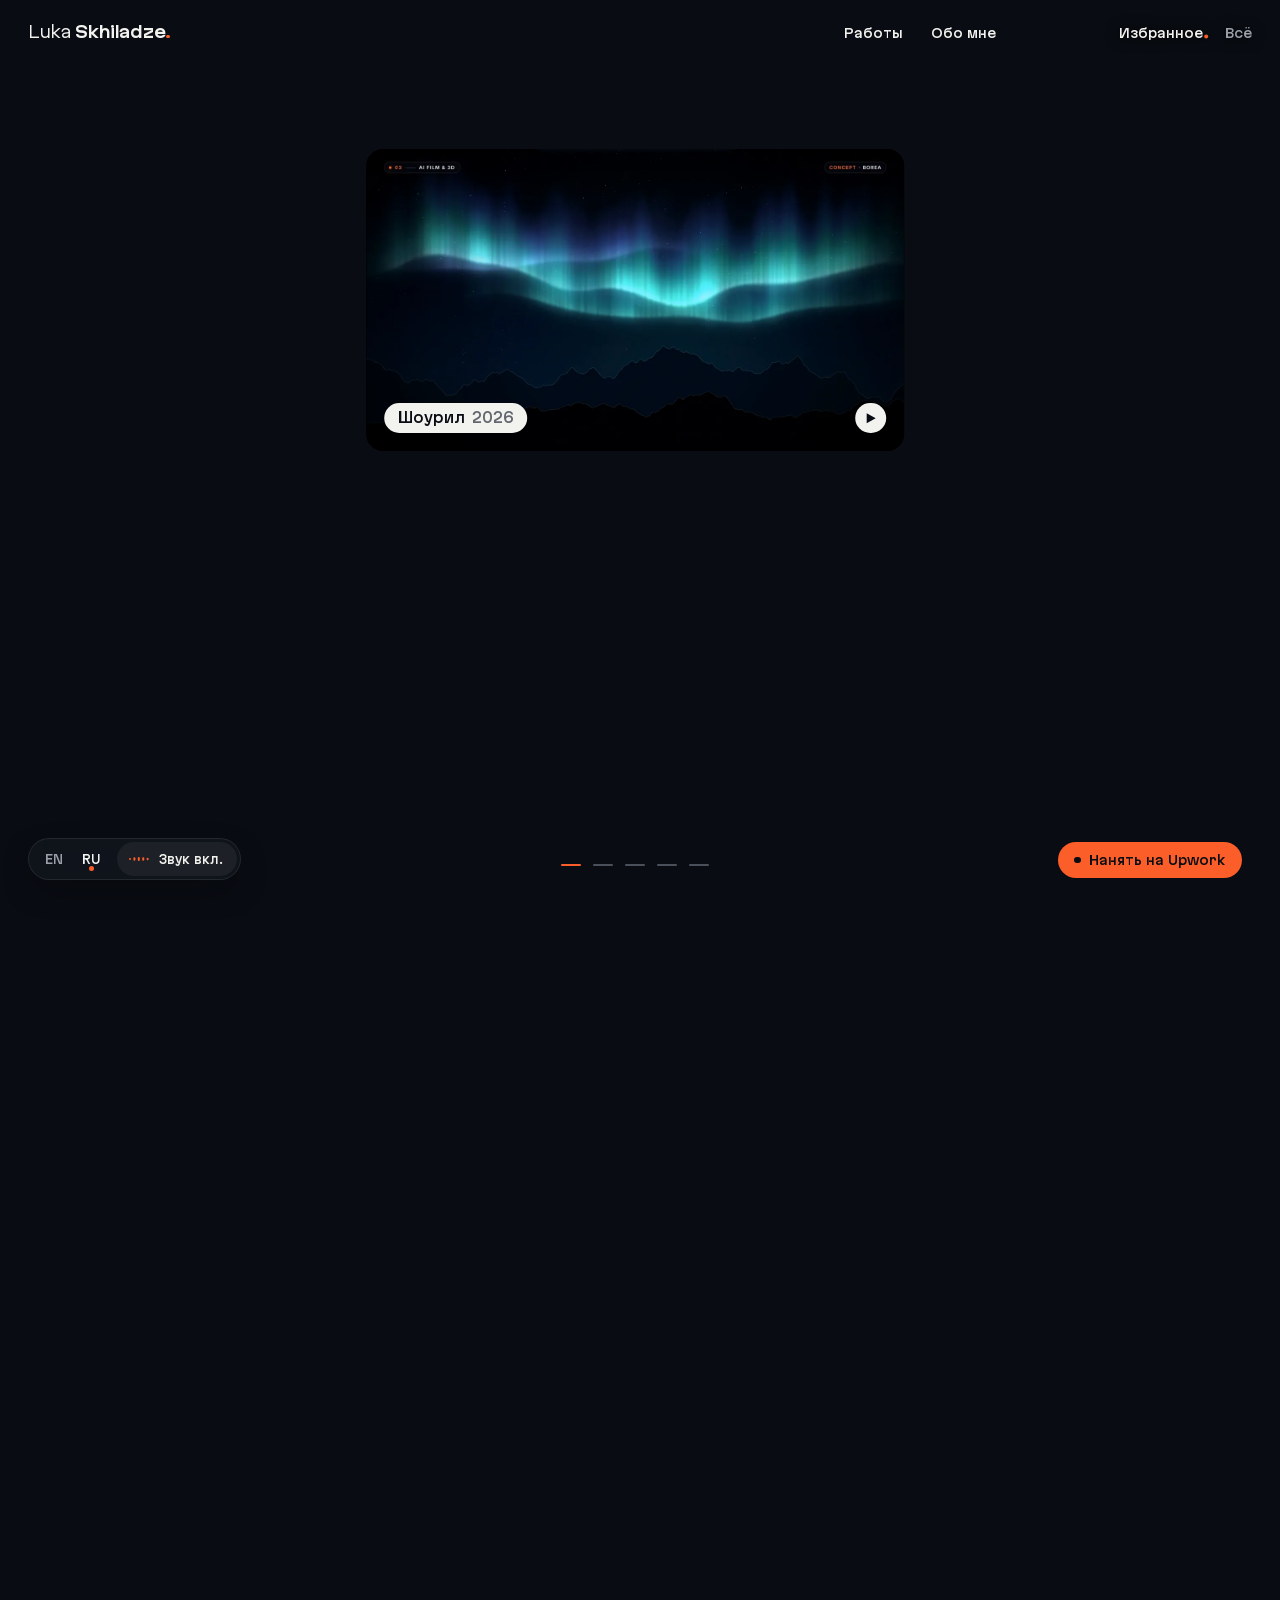
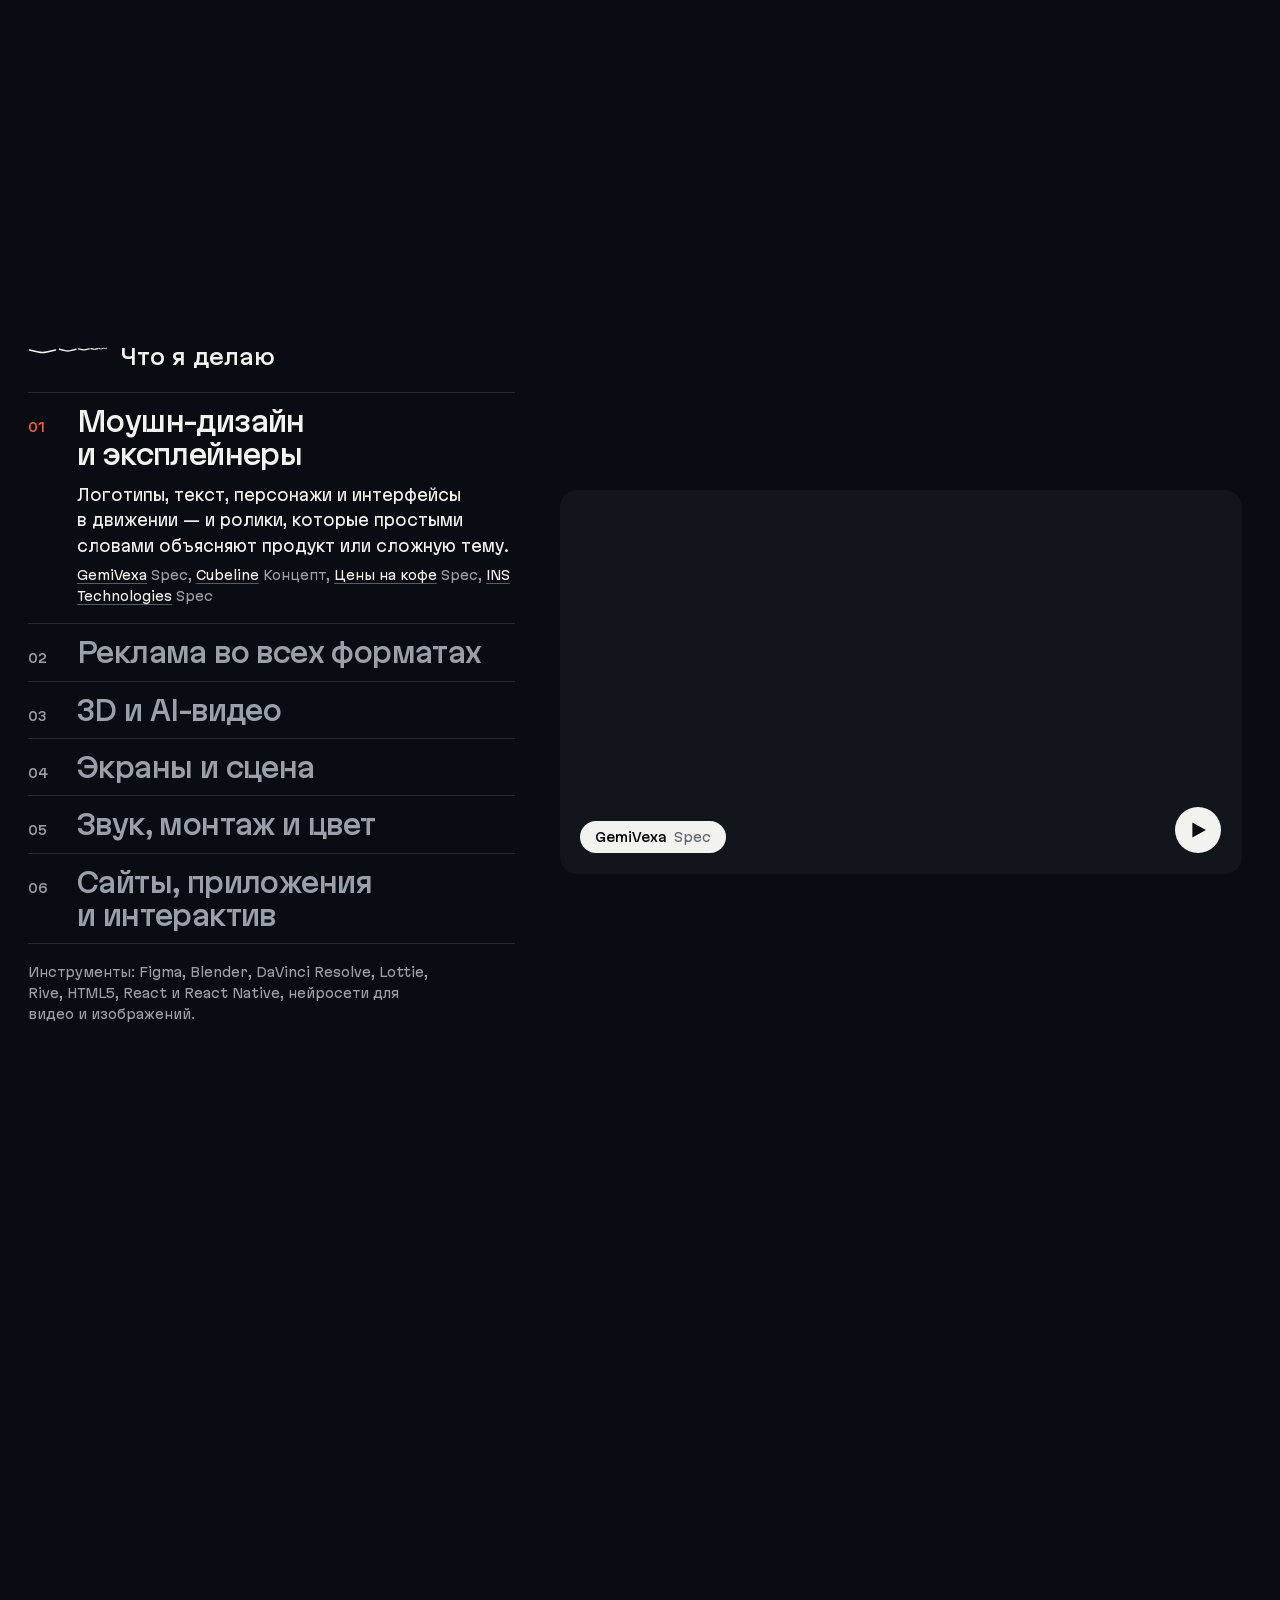
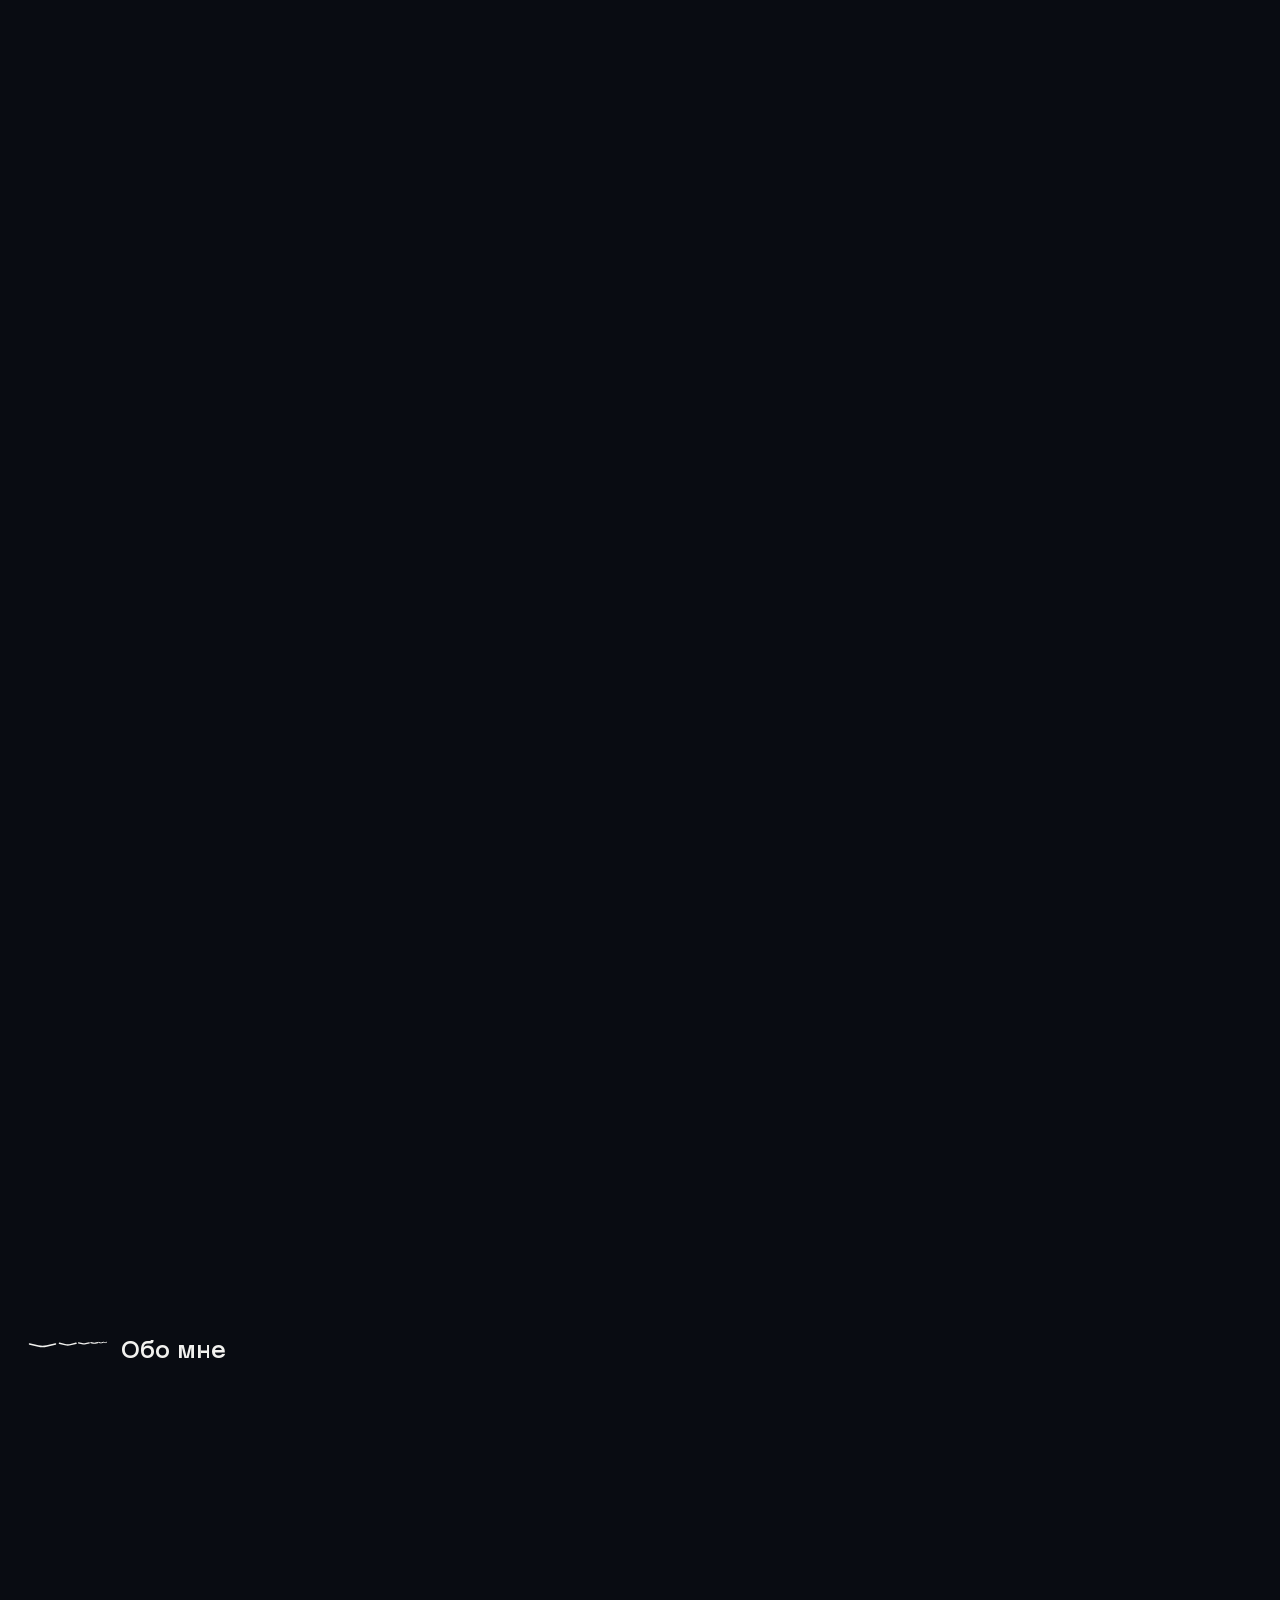
<file: work/ru/index.html>
<!doctype html>
<html lang="ru" class="no-js" data-base="../../" data-av1="loop,film,teaser" data-av1-same="film/bassface film/borea film/onepoint film/theo loop/bassface-sm loop/borea loop/logicor loop/logicor-h-sm loop/stage-h loop/stage-h-sm loop/theo-sm teaser">
<head>
<meta charset="utf-8">
<meta name="viewport" content="width=device-width, initial-scale=1, viewport-fit=cover">
<title>Работы Луки Схиладзе — моушн-дизайнер и продуктовый инженер</title>
<meta name="description" content="Моушн-дизайн, AI-видео, 3D и оригинальный звук — и сайт или приложение к ним. Работа через Upwork.">
<meta name="robots" content="noindex">
<link rel="canonical" href="https://skhiladze.com/work/ru/">
<link rel="alternate" hreflang="en" href="https://skhiladze.com/work/">
<link rel="alternate" hreflang="ru" href="https://skhiladze.com/work/ru/">
<link rel="alternate" hreflang="x-default" href="https://skhiladze.com/work/">
<meta name="theme-color" content="#090C12">
<meta name="color-scheme" content="dark">
<meta property="og:type" content="website">
<meta property="og:site_name" content="Luka Skhiladze">
<meta property="og:title" content="Работы Луки Схиладзе — моушн-дизайнер и продуктовый инженер">
<meta property="og:description" content="Моушн-дизайн, AI-видео, 3D и оригинальный звук — и сайт или приложение к ним. Работа через Upwork.">
<meta property="og:url" content="https://skhiladze.com/work/ru/">
<meta property="og:image" content="https://skhiladze.com/media/og-ru.jpg">
<meta property="og:image:width" content="1200">
<meta property="og:image:height" content="630">
<meta property="og:locale" content="ru_RU">
<meta name="twitter:card" content="summary_large_image">
<link rel="icon" href="../../favicon.svg?v=1179012588" type="image/svg+xml">
<link rel="icon" href="../../favicon-32.png?v=1179012588" sizes="32x32" type="image/png">
<link rel="apple-touch-icon" href="../../apple-touch-icon.png?v=1179012588">
<link rel="preload" href="../../fonts/martian-display-lat.woff2" as="font" type="font/woff2" crossorigin>
<link rel="preload" href="../../fonts/martian-grotesk-lat.woff2" as="font" type="font/woff2" crossorigin>
<link rel="preload" href="../../fonts/martian-display-cyr.woff2" as="font" type="font/woff2" crossorigin>
<link rel="preload" href="../../fonts/martian-grotesk-cyr.woff2" as="font" type="font/woff2" crossorigin>
<link rel="modulepreload" href="../../assets/app.js?v=1179012588">
<script>(function(d){d.classList.replace('no-js','js');var m=/[?&]still\b/.test(location.search);try{m=m||localStorage.getItem('skh-motion')==='0'}catch(e){}var g='';try{if(/[?&]gl\b/.test(location.search))g='hw';else{var c=d.ownerDocument.createElement('canvas'),x=c.getContext('webgl2')||c.getContext('webgl');if(x){var r=x.getExtension('WEBGL_debug_renderer_info');g=/swiftshader|llvmpipe|softpipe|software|basic render/i.test(String(x.getParameter(r?r.UNMASKED_RENDERER_WEBGL:x.RENDERER)||''))?'soft':'hw';var l=x.getExtension('WEBGL_lose_context');if(l)l.loseContext()}else g='none'}}catch(e){g=''}d.setAttribute('data-gl',g);var p=g==='soft'||g==='none';d.classList.add(m?'still':p?'gl-plain':'is-intro');if(!p){var o=d.ownerDocument,b=d.getAttribute('data-base')||'',L=[["media/cards-ru.avif?v=69e3c66f","image/avif","(min-width: 761px)",1],["media/cards-ru-sm.avif?v=a4f9bfae","image/avif","(max-width: 760px)",1],["media/cards-mask-ru.webp?v=adab6310","","(min-width: 761px)",0],["media/dial.webp?v=605748b4","","(min-width: 761px)",0],["media/dial-sm.webp?v=88027cfd","","(max-width: 760px)",0],["media/cards-mask-ru-sm.webp?v=d1d1f223","","(max-width: 760px)",0]];for(var i=0;i<L.length;i++){var k=o.createElement('link');k.rel='preload';k.as='image';if(L[i][1])k.type=L[i][1];k.media=L[i][2];if(L[i][3])k.setAttribute('fetchpriority','high');k.href=b+L[i][0];o.head.appendChild(k)}}try{history.scrollRestoration='manual'}catch(e){}try{if(sessionStorage.getItem('skh-place'))d.classList.add('is-jump')}catch(e){}if(HTMLScriptElement.supports&&HTMLScriptElement.supports('speculationrules')){var s=d.ownerDocument.createElement('script');s.type='speculationrules';s.textContent="{\"prefetch\": [{\"where\": {\"selector_matches\": \"a[hreflang]:not([aria-current])\"}, \"eagerness\": \"moderate\"}]}";d.ownerDocument.head.appendChild(s)}})(document.documentElement)</script>
<link rel="stylesheet" href="../../assets/site.css?v=1179012588">
<script type="application/ld+json">{"@context": "https://schema.org", "@type": "Person", "name": "Luka Skhiladze", "alternateName": "Лука Схиладзе", "jobTitle": "Motion designer and product engineer", "url": "https://skhiladze.com/work/", "address": {"@type": "PostalAddress", "addressLocality": "Tbilisi", "addressCountry": "GE"}}</script>
</head>
<body>
<div class="veil" aria-hidden="true"></div>
<div class="enter" hidden data-words="Моушн|Эксплейнеры|Реклама|3D|AI-фильмы|Экраны|Сцена|Звук|Монтаж|Цвет|Сайты|Приложения" data-click-on="Нажмите и настройтесь" data-click-off="Нажмите, чтобы войти" data-tap-on="Нажмите и настройтесь" data-tap-off="Нажмите, чтобы войти" data-dial="../../media/dial.webp?v=605748b4" data-dial-sm="../../media/dial-sm.webp?v=88027cfd" data-panes="../../media/dial/" data-pv="c41f6f48"><button class="enter__go" type="button">Войти со звуком</button><button class="enter__mute" type="button">Войти без звука</button></div>
<a class="skip" href="#work">К работам</a>
<button class="skip skip--motion motion-sw" type="button" aria-pressed="true"><span class="mo" aria-hidden="true"><span class="mo__arm"></span></span><span class="mo__on">Движение вкл.</span><span class="mo__off">Движение выкл.</span></button>
<div class="menu" id="menu" tabindex="-1" hidden>
  <div class="menu__top"><a class="menu__mark" href="#top"><span class="name"><span class="name__a">Luka</span> <span class="name__b">Skhiladze</span><span class="pt pt--stop" aria-hidden="true"></span></span></a><button class="menu__x" type="button">Закрыть</button></div>
  <nav class="menu__nav" aria-label="Разделы"><ol><li><a href="#work"><span class="menu__n" aria-hidden="true">01</span><span class="menu__w">Работы</span></a></li><li><a href="#about"><span class="menu__n" aria-hidden="true">02</span><span class="menu__w">Обо мне</span></a></li></ol></nav>
  <div class="menu__view" role="group" aria-label="Вид"><span class="menu__k">Вид</span><button class="menu__vb" type="button" data-view="featured" aria-pressed="true">Избранное</button><button class="menu__vb" type="button" data-view="full" aria-pressed="false">Всё</button></div>
</div>
<main>
<section class="hero" id="top" data-items="5" data-centres="[0, 1, 2, 3, 4]">
  <h1 class="sr">Лука Схиладзе — моушн-дизайнер и продуктовый инженер</h1>
<div class="hero__pin">
    <canvas class="strip" aria-hidden="true"></canvas>
    <header class="bar">
      <div class="bar__mark"><a href="#top"><span class="name"><span class="name__a">Luka</span> <span class="name__b">Skhiladze</span><span class="pt pt--stop" aria-hidden="true"></span></span></a></div>
      <nav class="bar__nav" aria-label="Разделы"><span class="bar__half"><a href="#work">Работы</a></span><span class="bar__half"><a href="#about">Обо мне</a></span></nav>
      <div class="bar__end">
        <button class="bar__menu" type="button" aria-expanded="false" aria-controls="menu">Меню</button>
      </div>
    </header>
    <div class="gate">
      <div class="gate__frame"><video class="gate__v is-on" data-src="../../media/teaser.mp4" data-src-sm="../../media/teaser-sm.mp4" data-poster="../../media/reel.webp" poster="../../media/reel.webp" muted loop playsinline preload="none" aria-hidden="true" tabindex="-1"></video><video class="gate__v" data-src="../../media/loop/brerdemon.mp4" data-src-sm="../../media/loop/brerdemon-sm.mp4" data-poster="../../media/loop/brerdemon.webp" muted loop playsinline preload="none" aria-hidden="true" tabindex="-1"></video><video class="gate__v" data-src="../../media/loop/logicor.mp4" data-src-sm="../../media/loop/logicor-sm.mp4" data-poster="../../media/loop/logicor.webp" muted loop playsinline preload="none" aria-hidden="true" tabindex="-1"></video><video class="gate__v" data-src="../../media/loop/coffee.mp4" data-src-sm="../../media/loop/coffee-sm.mp4" data-poster="../../media/loop/coffee.webp" muted loop playsinline preload="none" aria-hidden="true" tabindex="-1"></video><video class="gate__v" data-src="../../media/loop/borea.mp4" data-src-sm="../../media/loop/borea-sm.mp4" data-poster="../../media/loop/borea.webp" muted loop playsinline preload="none" aria-hidden="true" tabindex="-1"></video><noscript><img class="gate__still" src="../../media/reel.webp" width="1280" height="720" alt=""></noscript><div class="gate__rows"><div class="gate__row is-on" data-i="0" aria-current="true"><span class="gate__tab" data-gl-shield><b>Шоурил</b> <span>2026</span></span><a class="gate__play" data-gl-shield href="https://vimeo.com/1236859193" data-slug="reel" data-kind="film" data-title="Шоурил" data-what="Минута работ под мою музыку" data-label="2026" data-vimeo="1236859193" data-file="../../media/film/reel.mp4" data-snd="music" aria-label="Смотреть со звуком: Шоурил"><span class="gate__pl" aria-hidden="true">Смотреть со звуком</span><svg class="gate__ic" viewBox="0 0 58 58" aria-hidden="true"><path d="M21.9 19.5V38.5L39 29Z"/></svg></a></div><div class="gate__row" data-i="1"><span class="gate__tab" data-gl-shield><b>BrerDemon</b> <span>Концепт</span></span><a class="gate__play" data-gl-shield href="../../media/film/brerdemon.mp4" data-slug="brerdemon" data-kind="film" data-title="BrerDemon" data-label="Концепт" data-file="../../media/film/brerdemon.mp4" data-snd="music" aria-label="Смотреть: BrerDemon"><span class="gate__pl" aria-hidden="true">Смотреть</span><svg class="gate__ic" viewBox="0 0 58 58" aria-hidden="true"><path d="M21.9 19.5V38.5L39 29Z"/></svg></a></div><div class="gate__row" data-i="2"><span class="gate__tab" data-gl-shield><b>Logicor Park 08</b> <span>Клиент, AI</span></span><a class="gate__play" data-gl-shield href="../../media/film/logicor.mp4" data-slug="logicor" data-kind="film" data-title="Logicor Park 08" data-what="Баннерная кампания с AI-видео, все форматы" data-label="Клиент, AI" data-file="../../media/film/logicor.mp4" data-snd="none" aria-label="Смотреть: Logicor Park 08"><span class="gate__pl" aria-hidden="true">Смотреть</span><svg class="gate__ic" viewBox="0 0 58 58" aria-hidden="true"><path d="M21.9 19.5V38.5L39 29Z"/></svg></a></div><div class="gate__row" data-i="3"><span class="gate__tab" data-gl-shield><b>Цены на кофе</b> <span>Spec</span></span><a class="gate__play" data-gl-shield href="https://vimeo.com/1236838621" data-slug="coffee" data-kind="film" data-title="Цены на кофе" data-what="Рисованный эксплейнер для YouTube" data-label="Spec" data-vimeo="1236838621" data-file="../../media/film/coffee.mp4" data-cc="../../media/film/coffee.vtt" aria-label="Смотреть: Цены на кофе"><span class="gate__pl" aria-hidden="true">Смотреть</span><svg class="gate__ic" viewBox="0 0 58 58" aria-hidden="true"><path d="M21.9 19.5V38.5L39 29Z"/></svg></a></div><div class="gate__row" data-i="4"><span class="gate__tab" data-gl-shield><b>Borea</b> <span>Концепт</span></span><a class="gate__play" data-gl-shield href="https://vimeo.com/1231861622" data-slug="borea" data-kind="film" data-title="Borea" data-what="Фильм к запуску приложения погоды" data-label="Концепт" data-vimeo="1231861622" data-file="../../media/film/borea.mp4" data-snd="music" aria-label="Смотреть: Borea"><span class="gate__pl" aria-hidden="true">Смотреть</span><svg class="gate__ic" viewBox="0 0 58 58" aria-hidden="true"><path d="M21.9 19.5V38.5L39 29Z"/></svg></a></div></div></div>
    </div>
    <div class="dots" role="group" aria-label="Фильмы в центральном окне"><button class="dots__b" type="button" data-i="0" aria-label="Шоурил" aria-current="true"></button><button class="dots__b" type="button" data-i="1" aria-label="BrerDemon"></button><button class="dots__b" type="button" data-i="2" aria-label="Logicor Park 08"></button><button class="dots__b" type="button" data-i="3" aria-label="Цены на кофе"></button><button class="dots__b" type="button" data-i="4" aria-label="Borea"></button></div>
    <p class="swipe" aria-hidden="true"><svg class="swipe__ic" viewBox="0 0 16 30"><path d="M2.6 26L8 20.6 13.4 26"/><path d="M2.6 17L8 11.6 13.4 17"/><circle cx="8" cy="4.4" r="2.5"/></svg><span class="swipe__t">Листайте вверх</span></p>
    <a class="btn btn--tg hero__tg" href="https://www.upwork.com/freelancers/lukaskhiladze"><span class="pt" aria-hidden="true"></span><span class="roll"><span>Нанять на Upwork</span><span aria-hidden="true" data-t="Нанять на Upwork"></span></span></a>
  </div>
</section>
<section class="make" id="work" aria-labelledby="make-h">
  <div class="make__scene" style="--k:6">
    <div class="make__pin" data-hold>
      <div class="make__side">
        <h2 class="make__h" id="make-h" data-arrive style="--ai:0"><span class="flock" aria-hidden="true"><svg viewBox="0 0 52.9 14"><path d="M1.00 1.4L6.76 8.23Q9.60 11.60 12.44 8.23L18.20 1.4"/><path d="M20.80 1.4L24.49 5.77Q26.30 7.93 28.12 5.77L31.81 1.4"/><path d="M33.47 1.4L35.83 4.20Q36.99 5.58 38.16 4.20L40.52 1.4"/><path d="M41.58 1.4L43.09 3.19Q43.84 4.07 44.58 3.19L46.09 1.4"/><path d="M46.77 1.4L47.74 2.55Q48.22 3.11 48.69 2.55L49.66 1.4"/><path d="M50.09 1.4L50.71 2.13Q51.02 2.50 51.32 2.13L51.94 1.4"/><circle cx="9.60" cy="7.32" r="2.4"/></svg></span>Что я делаю</h2>
        <ol class="make__list"><li class="make__item is-on" data-i="0" data-arrive style="--ai:1">
      <button class="make__b" type="button"><span class="make__n">01</span><span class="make__t">Моушн-дизайн и эксплейнеры</span></button>
      <div class="make__more"><div><a class="make__mw" href="https://vimeo.com/1231188796" data-slug="gemivexa" data-kind="film" data-title="GemiVexa" data-what="Кинетическая типографика" data-label="Spec" data-vimeo="1231188796" data-file="../../media/film/gemivexa.mp4" data-snd="music" data-land aria-label="GemiVexa Spec, Моушн-дизайн и эксплейнеры"><video class="make__v" data-src="../../media/loop/gemivexa.mp4" data-src-sm="../../media/loop/gemivexa-sm.mp4" data-poster="../../media/loop/gemivexa.webp" muted loop playsinline preload="none" aria-hidden="true"></video><span class="make__tab"><b>GemiVexa</b> <span>Spec</span></span><span class="make__go" aria-hidden="true"><svg class="make__ic" viewBox="0 0 58 58" aria-hidden="true"><path d="M21.9 19.5V38.5L39 29Z"/></svg></span></a><p class="make__s">Логотипы, текст, персонажи и интерфейсы в движении — и ролики, которые простыми словами объясняют продукт или сложную тему.</p><p class="make__ex"><a href="https://vimeo.com/1231188796" data-slug="gemivexa" data-kind="film" data-title="GemiVexa" data-what="Кинетическая типографика" data-label="Spec" data-vimeo="1231188796" data-file="../../media/film/gemivexa.mp4" data-snd="music">GemiVexa</a> <span class="make__lab">Spec</span>, <a href="https://vimeo.com/1231174220" data-slug="cubeline" data-kind="film" data-title="Cubeline" data-what="SaaS-эксплейнер, анимация интерфейса" data-label="Концепт" data-vimeo="1231174220" data-file="../../media/film/cubeline.mp4" data-snd="music">Cubeline</a> <span class="make__lab">Концепт</span>, <a href="https://vimeo.com/1236838621" data-slug="coffee" data-kind="film" data-title="Цены на кофе" data-what="Рисованный эксплейнер для YouTube" data-label="Spec" data-vimeo="1236838621" data-file="../../media/film/coffee.mp4" data-cc="../../media/film/coffee.vtt">Цены на кофе</a> <span class="make__lab">Spec</span>, <a href="https://vimeo.com/1233704367" data-slug="ins" data-kind="film" data-title="INS Technologies" data-what="Фильм о системе IRIS200, четыре минуты" data-label="Spec" data-vimeo="1233704367" data-file="../../media/film/ins.mp4" data-snd="music">INS Technologies</a> <span class="make__lab">Spec</span></p></div></div>
    </li><li class="make__item" data-i="1" data-arrive style="--ai:2">
      <button class="make__b" type="button"><span class="make__n">02</span><span class="make__t">Реклама во всех форматах</span></button>
      <div class="make__more"><div><a class="make__mw" href="https://vimeo.com/1232948144" data-slug="ev" data-kind="film" data-title="EV Conference" data-what="Один ролик в трёх форматах" data-label="Spec" data-vimeo="1232948144" data-file="../../media/film/ev.mp4" data-snd="music" aria-label="EV Conference Spec, Реклама во всех форматах"><video class="make__v" data-src="../../media/loop/ev.mp4" data-src-sm="../../media/loop/ev-sm.mp4" data-poster="../../media/loop/ev.webp" muted loop playsinline preload="none" aria-hidden="true"></video><span class="make__tab"><b>EV Conference</b> <span>Spec</span></span><span class="make__go" aria-hidden="true"><svg class="make__ic" viewBox="0 0 58 58" aria-hidden="true"><path d="M21.9 19.5V38.5L39 29Z"/></svg></span></a><p class="make__s">Ролики для Reels, Stories, TikTok и VK Клипов с несколькими вариантами «крючка» для тестов и баннерами к ним, всё из одной идеи.</p><p class="make__ex"><a href="https://vimeo.com/1232948144" data-slug="ev" data-kind="film" data-title="EV Conference" data-what="Один ролик в трёх форматах" data-label="Spec" data-vimeo="1232948144" data-file="../../media/film/ev.mp4" data-snd="music">EV Conference</a> <span class="make__lab">Spec</span>, <a href="../../media/film/logicor.mp4" data-slug="logicor" data-kind="film" data-title="Logicor Park 08" data-what="Баннерная кампания с AI-видео, все форматы" data-label="Клиент, AI" data-file="../../media/film/logicor.mp4" data-snd="none">Logicor Park 08</a> <span class="make__lab">Клиент, AI</span>, <a href="https://vimeo.com/1231866635" data-slug="adreel" data-kind="film" data-title="Рекламные креативы" data-what="Статичная и видеореклама для DTC-брендов" data-label="Spec" data-vimeo="1231866635" data-file="../../media/film/adreel.mp4" data-snd="music">Рекламные креативы</a> <span class="make__lab">Spec</span></p></div></div>
    </li><li class="make__item" data-i="2" data-arrive style="--ai:3">
      <button class="make__b" type="button"><span class="make__n">03</span><span class="make__t">3D и AI-видео</span></button>
      <div class="make__more"><div><a class="make__mw" href="https://vimeo.com/1231861622" data-slug="borea" data-kind="film" data-title="Borea" data-what="Фильм к запуску приложения погоды" data-label="Концепт" data-vimeo="1231861622" data-file="../../media/film/borea.mp4" data-snd="music" aria-label="Borea Концепт, 3D и AI-видео"><video class="make__v" data-src="../../media/loop/borea-h.mp4" data-src-sm="../../media/loop/borea-h-sm.mp4" data-poster="../../media/loop/borea.webp" muted loop playsinline preload="none" aria-hidden="true"></video><span class="make__tab"><b>Borea</b> <span>Концепт</span></span><span class="make__go" aria-hidden="true"><svg class="make__ic" viewBox="0 0 58 58" aria-hidden="true"><path d="M21.9 19.5V38.5L39 29Z"/></svg></span></a><p class="make__s">Продуктовые ролики, сцены и симуляции в Blender — и AI-кадры, доведённые настоящим монтажом, цветом и звуком.</p><p class="make__ex"><a href="https://vimeo.com/1233689711" data-slug="fuse3d" data-kind="film" data-title="Fuse 2" data-what="3D-фильм о продукте с AI-агентом" data-label="Spec" data-vimeo="1233689711" data-file="../../media/film/fuse3d.mp4" data-snd="music">Fuse 2</a> <span class="make__lab">Spec</span>, <a href="https://vimeo.com/1233693409" data-slug="lamp" data-kind="film" data-title="Модульная лампа" data-what="3D-ролик продукта" data-label="Spec" data-vimeo="1233693409" data-file="../../media/film/lamp.mp4" data-snd="music">Модульная лампа</a> <span class="make__lab">Spec</span>, <a href="https://vimeo.com/1231861622" data-slug="borea" data-kind="film" data-title="Borea" data-what="Фильм к запуску приложения погоды" data-label="Концепт" data-vimeo="1231861622" data-file="../../media/film/borea.mp4" data-snd="music">Borea</a> <span class="make__lab">Концепт</span>, <a href="https://vimeo.com/1236739543" data-slug="finch" data-kind="film" data-title="Finch &amp; Wild" data-what="Открытие бренд-фильма, AI-превиз" data-label="Spec, AI" data-vimeo="1236739543" data-file="../../media/film/finch.mp4" data-snd="music">Finch &amp; Wild</a> <span class="make__lab">Spec, AI</span></p></div></div>
    </li><li class="make__item" data-i="3" data-arrive style="--ai:4">
      <button class="make__b" type="button"><span class="make__n">04</span><span class="make__t">Экраны и сцена</span></button>
      <div class="make__more"><div><a class="make__mw" href="https://vimeo.com/1234375913" data-slug="stage" data-kind="film" data-title="Stage Visuals Pack" data-what="Персонажи и лупы для концертных экранов" data-label="Spec" data-vimeo="1234375913" data-file="../../media/film/stage.mp4" data-snd="music" aria-label="Stage Visuals Pack Spec, Экраны и сцена"><video class="make__v" data-src="../../media/loop/stage-h.mp4" data-src-sm="../../media/loop/stage-h-sm.mp4" data-poster="../../media/loop/stage.webp" muted loop playsinline preload="none" aria-hidden="true"></video><span class="make__tab"><b>Stage Visuals Pack</b> <span>Spec</span></span><span class="make__go" aria-hidden="true"><svg class="make__ic" viewBox="0 0 58 58" aria-hidden="true"><path d="M21.9 19.5V38.5L39 29Z"/></svg></span></a><p class="make__s">Лупы для LED-экранов и проекций, персонажи для концертных экранов, визуализаторы к трекам и релизам.</p><p class="make__ex"><a href="https://vimeo.com/1234375913" data-slug="stage" data-kind="film" data-title="Stage Visuals Pack" data-what="Персонажи и лупы для концертных экранов" data-label="Spec" data-vimeo="1234375913" data-file="../../media/film/stage.mp4" data-snd="music">Stage Visuals Pack</a> <span class="make__lab">Spec</span>, <a href="https://vimeo.com/1234375866" data-slug="bassface" data-kind="film" data-title="BASSFACE" data-what="Луп для LED-экрана" data-label="Spec" data-vimeo="1234375866" data-file="../../media/film/bassface.mp4" data-snd="none">BASSFACE</a> <span class="make__lab">Spec</span>, <a href="https://vimeo.com/1236840946" data-slug="theo" data-kind="film" data-title="Theo (Mihigh Remix)" data-what="Визуализатор трека, феррожидкость" data-label="Spec" data-vimeo="1236840946" data-file="../../media/film/theo.mp4" data-snd="music">Theo (Mihigh Remix)</a> <span class="make__lab">Spec</span></p></div></div>
    </li><li class="make__item" data-i="4" data-arrive style="--ai:5">
      <button class="make__b" type="button"><span class="make__n">05</span><span class="make__t">Звук, монтаж и цвет</span></button>
      <div class="make__more"><div><a class="make__mw" href="https://vimeo.com/1231888838" data-slug="onepoint" data-kind="film" data-title="One Point" data-what="Мой фильм: точка, линия, плоскость, имя" data-label="Мой фильм" data-vimeo="1231888838" data-file="../../media/film/onepoint.mp4" data-snd="music" aria-label="One Point Мой фильм, Звук, монтаж и цвет"><video class="make__v" data-src="../../media/loop/onepoint.mp4" data-src-sm="../../media/loop/onepoint-sm.mp4" data-poster="../../media/loop/onepoint.webp" muted loop playsinline preload="none" aria-hidden="true"></video><span class="make__tab"><b>One Point</b> <span>Мой фильм</span></span><span class="make__go" aria-hidden="true"><svg class="make__ic" viewBox="0 0 58 58" aria-hidden="true"><path d="M21.9 19.5V38.5L39 29Z"/></svg></span></a><p class="make__s">Оригинальная музыка и саунд-дизайн под монтаж, монтаж и цветокоррекция — от рекламы до документального кино.</p><p class="make__ex"><a href="https://vimeo.com/1236859193" data-slug="reel" data-kind="film" data-title="Шоурил" data-what="Минута работ под мою музыку" data-label="2026" data-vimeo="1236859193" data-file="../../media/film/reel.mp4" data-snd="music">Шоурил</a> <span class="make__lab">2026</span>, <a href="https://vimeo.com/1231888838" data-slug="onepoint" data-kind="film" data-title="One Point" data-what="Мой фильм: точка, линия, плоскость, имя" data-label="Мой фильм" data-vimeo="1231888838" data-file="../../media/film/onepoint.mp4" data-snd="music">One Point</a> <span class="make__lab">Мой фильм</span></p></div></div>
    </li><li class="make__item" data-i="5" data-arrive style="--ai:6">
      <button class="make__b" type="button"><span class="make__n">06</span><span class="make__t">Сайты, приложения и интерактив</span></button>
      <div class="make__more"><div><a class="make__mw" href="https://akultange.github.io/the-cozzi/" data-slug="cozzi" data-kind="site" data-title="The Cozzi" data-what="Концепт сайта для бренда дорожных подушек" data-label="Spec" target="_blank" rel="noopener" aria-label="The Cozzi Spec, Сайты, приложения и интерактив"><video class="make__v" data-src="../../media/loop/cozzi.mp4" data-src-sm="../../media/loop/cozzi-sm.mp4" data-poster="../../media/loop/cozzi.webp" muted loop playsinline preload="none" aria-hidden="true"></video><span class="make__tab"><b>The Cozzi</b> <span>Spec</span></span><span class="make__go" aria-hidden="true"><svg class="make__ic" viewBox="0 0 58 58" aria-hidden="true"><path d="M22 36L36 22M25 22H36V33" fill="none" stroke="currentColor" stroke-width="2.6" stroke-linecap="round" stroke-linejoin="round"/></svg></span></a><p class="make__s">Лендинги, сайты и мобильные приложения от идеи до релиза, анимация в Lottie и Rive, HTML5-баннеры и мини-игры.</p><p class="make__ex"><a href="https://akultange.github.io/the-cozzi/" data-slug="cozzi" data-kind="site" data-title="The Cozzi" data-what="Концепт сайта для бренда дорожных подушек" data-label="Spec" target="_blank" rel="noopener">The Cozzi</a> <span class="make__lab">Spec</span>, <a href="https://apps.apple.com/app/id6769320930" data-slug="app" data-kind="site" data-title="B2B-приложение по охране труда" data-what="iOS-приложение, которое я сделал целиком" data-label="App Store" target="_blank" rel="noopener">B2B-приложение по охране труда</a> <span class="make__lab">App Store</span>, <a href="https://akultange.github.io/forseo-rive/" data-slug="forseo" data-kind="site" data-title="Forseo" data-what="Персонаж в Rive с машиной состояний" data-label="Spec" target="_blank" rel="noopener">Forseo</a> <span class="make__lab">Spec</span>, <a href="https://akultange.github.io/vault-playable/" data-slug="vault" data-kind="site" data-title="VAULT" data-what="Мини-игра для рекламных сетей" data-label="Spec" target="_blank" rel="noopener">VAULT</a> <span class="make__lab">Spec</span></p></div></div>
    </li></ol>
        <p class="make__tools" data-arrive style="--ai:7">Инструменты: Figma, Blender, DaVinci Resolve, Lottie, Rive, HTML5, React и React Native, нейросети для видео и изображений.</p>
      </div>
      <div class="make__frame" data-land>
        <canvas class="make__field" aria-hidden="true"></canvas>
        <a class="make__win is-on" href="https://vimeo.com/1231188796" data-slug="gemivexa" data-kind="film" data-title="GemiVexa" data-what="Кинетическая типографика" data-label="Spec" data-vimeo="1231188796" data-file="../../media/film/gemivexa.mp4" data-snd="music" tabindex="0" aria-label="GemiVexa Spec, Моушн-дизайн и эксплейнеры"><video class="make__v" data-src="../../media/loop/gemivexa.mp4" data-src-sm="../../media/loop/gemivexa-sm.mp4" data-poster="../../media/loop/gemivexa.webp" muted loop playsinline preload="none" aria-hidden="true"></video><span class="make__tab"><b>GemiVexa</b> <span>Spec</span></span><span class="make__go" aria-hidden="true"><svg class="make__ic" viewBox="0 0 58 58" aria-hidden="true"><path d="M21.9 19.5V38.5L39 29Z"/></svg></span></a><a class="make__win" href="https://vimeo.com/1232948144" data-slug="ev" data-kind="film" data-title="EV Conference" data-what="Один ролик в трёх форматах" data-label="Spec" data-vimeo="1232948144" data-file="../../media/film/ev.mp4" data-snd="music" tabindex="-1" aria-label="EV Conference Spec, Реклама во всех форматах"><video class="make__v" data-src="../../media/loop/ev.mp4" data-src-sm="../../media/loop/ev-sm.mp4" data-poster="../../media/loop/ev.webp" muted loop playsinline preload="none" aria-hidden="true"></video><span class="make__tab"><b>EV Conference</b> <span>Spec</span></span><span class="make__go" aria-hidden="true"><svg class="make__ic" viewBox="0 0 58 58" aria-hidden="true"><path d="M21.9 19.5V38.5L39 29Z"/></svg></span></a><a class="make__win" href="https://vimeo.com/1231861622" data-slug="borea" data-kind="film" data-title="Borea" data-what="Фильм к запуску приложения погоды" data-label="Концепт" data-vimeo="1231861622" data-file="../../media/film/borea.mp4" data-snd="music" tabindex="-1" aria-label="Borea Концепт, 3D и AI-видео"><video class="make__v" data-src="../../media/loop/borea-h.mp4" data-src-sm="../../media/loop/borea-h-sm.mp4" data-poster="../../media/loop/borea.webp" muted loop playsinline preload="none" aria-hidden="true"></video><span class="make__tab"><b>Borea</b> <span>Концепт</span></span><span class="make__go" aria-hidden="true"><svg class="make__ic" viewBox="0 0 58 58" aria-hidden="true"><path d="M21.9 19.5V38.5L39 29Z"/></svg></span></a><a class="make__win" href="https://vimeo.com/1234375913" data-slug="stage" data-kind="film" data-title="Stage Visuals Pack" data-what="Персонажи и лупы для концертных экранов" data-label="Spec" data-vimeo="1234375913" data-file="../../media/film/stage.mp4" data-snd="music" tabindex="-1" aria-label="Stage Visuals Pack Spec, Экраны и сцена"><video class="make__v" data-src="../../media/loop/stage-h.mp4" data-src-sm="../../media/loop/stage-h-sm.mp4" data-poster="../../media/loop/stage.webp" muted loop playsinline preload="none" aria-hidden="true"></video><span class="make__tab"><b>Stage Visuals Pack</b> <span>Spec</span></span><span class="make__go" aria-hidden="true"><svg class="make__ic" viewBox="0 0 58 58" aria-hidden="true"><path d="M21.9 19.5V38.5L39 29Z"/></svg></span></a><a class="make__win" href="https://vimeo.com/1231888838" data-slug="onepoint" data-kind="film" data-title="One Point" data-what="Мой фильм: точка, линия, плоскость, имя" data-label="Мой фильм" data-vimeo="1231888838" data-file="../../media/film/onepoint.mp4" data-snd="music" tabindex="-1" aria-label="One Point Мой фильм, Звук, монтаж и цвет"><video class="make__v" data-src="../../media/loop/onepoint.mp4" data-src-sm="../../media/loop/onepoint-sm.mp4" data-poster="../../media/loop/onepoint.webp" muted loop playsinline preload="none" aria-hidden="true"></video><span class="make__tab"><b>One Point</b> <span>Мой фильм</span></span><span class="make__go" aria-hidden="true"><svg class="make__ic" viewBox="0 0 58 58" aria-hidden="true"><path d="M21.9 19.5V38.5L39 29Z"/></svg></span></a><a class="make__win" href="https://akultange.github.io/the-cozzi/" data-slug="cozzi" data-kind="site" data-title="The Cozzi" data-what="Концепт сайта для бренда дорожных подушек" data-label="Spec" target="_blank" rel="noopener" tabindex="-1" aria-label="The Cozzi Spec, Сайты, приложения и интерактив"><video class="make__v" data-src="../../media/loop/cozzi.mp4" data-src-sm="../../media/loop/cozzi-sm.mp4" data-poster="../../media/loop/cozzi.webp" muted loop playsinline preload="none" aria-hidden="true"></video><span class="make__tab"><b>The Cozzi</b> <span>Spec</span></span><span class="make__go" aria-hidden="true"><svg class="make__ic" viewBox="0 0 58 58" aria-hidden="true"><path d="M22 36L36 22M25 22H36V33" fill="none" stroke="currentColor" stroke-width="2.6" stroke-linecap="round" stroke-linejoin="round"/></svg></span></a>
      </div>
    </div>
  </div>
</section>
<section class="op" id="about" aria-labelledby="about-h">
  <a class="skip" href="#contact">К концу раздела</a>
  <div class="op-track">
    <div class="op-stage">
      <canvas class="op-field" aria-hidden="true"></canvas>
      <canvas class="op-line" aria-hidden="true"></canvas>
      <div class="op-planes" aria-hidden="true"></div>
      <div class="op-fade" aria-hidden="true"></div>
      <div class="op-head">
        <h2 class="op-h" id="about-h"><span class="flock" aria-hidden="true"><svg viewBox="0 0 52.9 14"><path d="M1.00 1.4L6.76 8.23Q9.60 11.60 12.44 8.23L18.20 1.4"/><path d="M20.80 1.4L24.49 5.77Q26.30 7.93 28.12 5.77L31.81 1.4"/><path d="M33.47 1.4L35.83 4.20Q36.99 5.58 38.16 4.20L40.52 1.4"/><path d="M41.58 1.4L43.09 3.19Q43.84 4.07 44.58 3.19L46.09 1.4"/><path d="M46.77 1.4L47.74 2.55Q48.22 3.11 48.69 2.55L49.66 1.4"/><path d="M50.09 1.4L50.71 2.13Q51.02 2.50 51.32 2.13L51.94 1.4"/><circle cx="9.60" cy="7.32" r="2.4"/></svg></span>Обо мне</h2>
        <p class="op-chap" aria-hidden="true"><span class="op-n"></span><span class="op-ct"></span></p>
      </div>
      <p class="op-year" aria-hidden="true"></p>
      <div class="op-final">
        <p class="op-word" aria-hidden="true"><span class="op-w-a">Лука</span> <span class="op-w-b">Схиладзе</span><span class="pt pt--stop"></span></p>
        <p class="op-copy">Что это даёт вам: весь цикл у одного человека — идея, дизайн, анимация, звук, монтаж, цвет и, если нужно, сайт или приложение. Если проекту нужен senior-дизайнер, со мной работает Гио Хеладзе, мой партнёр по студии.</p>
        <dl class="op-facts"><div><dt>Где</dt><dd>Тбилиси, Грузия</dd></div><div><dt>Языки</dt><dd>Русский, грузинский, английский</dd></div><div><dt>Как</dt><dd>Удалённо, с клиентами по всему миру</dd></div></dl>
        <p class="op-cta"><a class="btn btn--tg op-tg" href="https://www.upwork.com/freelancers/lukaskhiladze"><span class="pt" aria-hidden="true"></span><span class="roll"><span>Нанять на Upwork</span><span aria-hidden="true" data-t="Нанять на Upwork"></span></span></a><span class="op-cl">Напишите мне на Upwork. Вся работа идёт через него, вместе с договором и оплатой.</span></p>
        <p class="op-last"><span class="op-motto">Точка, линия, плоскость, имя.</span><button class="op-again" type="button"><svg class="op-again__ic" viewBox="0 0 24 24" aria-hidden="true"><polyline points="1 4 1 10 7 10"/><path d="M3.5 15a9 9 0 1 0 2.1-9.4L1 10"/></svg>Смотреть заново</button><button class="op-again op-motion motion-sw" type="button" aria-pressed="true"><span class="mo" aria-hidden="true"><span class="mo__arm"></span></span><span class="mo__on">Движение вкл.</span><span class="mo__off">Движение выкл.</span></button></p>
      </div>
      <p class="op-rotate"><span class="op-rot-i" aria-hidden="true"></span><span>Поверните телефон вертикально, чтобы посмотреть историю</span></p>
    </div>
    <span class="op-end" id="contact"></span>
  </div>
  <div class="sr"><ol><li>2019. Супервайзер постпродакшна. Вести монтажёров, саунд- и моушн-дизайнеров и видеть, где работу сделали вполсилы.</li><li>2019–2021. Колорист. «Кресты», документальный фильм, Memorandum · цвет</li><li>2019–2022. IT в Бауманке, Москва.</li><li>2023–2025. Независимый разработчик. Сайты и приложения, от идеи до релиза.</li><li>2025–2026. Приложение стартапа. От идеи до App Store.</li><li>2026 →. Моушн-дизайнер и разработчик. Ролики для зарубежных клиентов и, если нужно, сайт или приложение к ним.</li></ol><p>Что это даёт вам: весь цикл у одного человека — идея, дизайн, анимация, звук, монтаж, цвет и, если нужно, сайт или приложение. Если проекту нужен senior-дизайнер, со мной работает Гио Хеладзе, мой партнёр по студии. Где: Тбилиси, Грузия. Языки: Русский, грузинский, английский. Как: Удалённо, с клиентами по всему миру.</p></div>
  <script type="application/json" class="op-data">{"ch":{"pps":{"yr":"2019","t":"Супервайзер постпродакшна","b":"Вести монтажёров, саунд- и моушн-дизайнеров и видеть, где работу сделали вполсилы."},"col":{"yr":"2019–2021","t":"Колорист","b":"«Кресты», документальный фильм, Memorandum · цвет"},"bau":{"yr":"2019–2022","t":"IT в Бауманке, Москва","b":""},"dev":{"yr":"2023–2025","t":"Независимый разработчик","b":"Сайты и приложения, от идеи до релиза."},"app":{"yr":"2025–2026","t":"Приложение стартапа","b":"От идеи до App Store."},"now":{"yr":"2026 →","t":"Моушн-дизайнер и разработчик","b":"Ролики для зарубежных клиентов и, если нужно, сайт или приложение к ним."}},"board":["Монтаж","Звук","Моушн"],"pipe":["Идея","Дизайн","Код","Релиз"],"bau":["МГТУ им. Н. Э. Баумана",""],"grade":["Grade","Log"],"status":["Prepare for Submission","Waiting for Review","In Review","Ready for Distribution"],"now":"Сейчас","name":[["Лука ","#8a9099"],["Схиладзе","#f2f2ef"],[".","#fb5e28"]],"luka":"media/still/luka.webp","slides":[{"src":"media/still/w-stage.webp","t":"Stage Visuals Pack","l":"Spec"},{"src":"media/still/w-theo.webp","t":"Theo (Mihigh Remix)","l":"Spec"},{"src":"media/still/w-gemivexa.webp","t":"GemiVexa","l":"Spec"},{"src":"media/still/w-ev.webp","t":"EV Conference","l":"Spec"},{"src":"media/still/w-borea.webp","t":"Borea","l":"Концепт"},{"src":"media/still/w-logicor.webp","t":"Logicor Park 08","l":"Клиент, AI"},{"src":"media/still/w-campfire.webp","t":"Campfire Stories","l":"Spec"},{"src":"media/still/w-brerdemon.webp","t":"BrerDemon","l":"Концепт"},{"src":"media/still/w-bassface.webp","t":"BASSFACE","l":"Spec"},{"src":"media/still/w-fuse3d.webp","t":"Fuse 2","l":"Spec"}]}</script>
</section>
</main>
<section class="full" id="full" aria-label="Все работы" hidden>
  <div class="full__veil" aria-hidden="true"></div>
  <canvas class="full__flow" aria-hidden="true"></canvas>
  <div class="full__in">
    <div class="full__band" aria-hidden="true"></div>
    <canvas class="full__dial" aria-hidden="true"></canvas>
    <span class="full__pt" aria-hidden="true"></span>
    <div class="full__win" aria-hidden="true"><img class="full__img" src="[data-uri]" width="16" height="9" alt="" decoding="async">
      <p class="full__away" data-vimeo="Откроется с Vimeo" data-site="Откроется сайт" data-store="Откроется App Store"><span class="full__ic"></span><span class="full__aw"></span></p></div>
    <p class="full__hint" data-sum="31 видео на 28 минут · 7 сайтов и приложений" data-point="Наведите на название, чтобы увидеть, нажмите, чтобы открыть" data-touch="Нажмите на название, чтобы открыть"><span class="full__hs">31 видео на 28 минут · 7 сайтов и приложений</span><span class="full__hp">Наведите на название, чтобы увидеть, нажмите, чтобы открыть</span></p>
    <div class="full__lists">
      <p class="full__g">Видео</p><ul class="full__list"><li><a class="full__it" href="https://vimeo.com/1236859193" data-slug="reel" data-kind="film" data-title="Шоурил" data-what="Минута работ под мою музыку" data-label="2026" data-vimeo="1236859193" data-file="../../media/film/reel.mp4" data-snd="music" data-preview="../../media/f/reel-0.webp" data-loop="../../media/teaser-sm.mp4" data-dur="59"><span class="full__t">Шоурил</span><span class="full__m">2026 · 0:59</span></a></li><li><a class="full__it" href="https://vimeo.com/1236739543" data-slug="finch" data-kind="film" data-title="Finch &amp; Wild" data-what="Открытие бренд-фильма, AI-превиз" data-label="Spec, AI" data-vimeo="1236739543" data-file="../../media/film/finch.mp4" data-snd="music" data-preview="../../media/still/w-finch.webp" data-dur="31"><span class="full__t">Finch &amp; Wild</span><span class="full__m">Spec, AI · 0:31</span></a></li><li><a class="full__it" href="https://vimeo.com/1236840946" data-slug="theo" data-kind="film" data-title="Theo (Mihigh Remix)" data-what="Визуализатор трека, феррожидкость" data-label="Spec" data-vimeo="1236840946" data-file="../../media/film/theo.mp4" data-snd="music" data-preview="../../media/still/w-theo.webp" data-loop="../../media/loop/theo-sm.mp4" data-dur="50"><span class="full__t">Theo (Mihigh Remix)</span><span class="full__m">Spec · 0:50</span></a></li><li><a class="full__it" href="https://vimeo.com/1234375913" data-slug="stage" data-kind="film" data-title="Stage Visuals Pack" data-what="Персонажи и лупы для концертных экранов" data-label="Spec" data-vimeo="1234375913" data-file="../../media/film/stage.mp4" data-snd="music" data-preview="../../media/still/w-stage.webp" data-loop="../../media/loop/stage-sm.mp4" data-dur="72"><span class="full__t">Stage Visuals Pack</span><span class="full__m">Spec · 1:12</span></a></li><li><a class="full__it" href="https://vimeo.com/1233689711" data-slug="fuse3d" data-kind="film" data-title="Fuse 2" data-what="3D-фильм о продукте с AI-агентом" data-label="Spec" data-vimeo="1233689711" data-file="../../media/film/fuse3d.mp4" data-snd="music" data-preview="../../media/still/w-fuse3d.webp" data-dur="51"><span class="full__t">Fuse 2</span><span class="full__m">Spec · 0:51</span></a></li><li><a class="full__it" href="https://vimeo.com/1231861622" data-slug="borea" data-kind="film" data-title="Borea" data-what="Фильм к запуску приложения погоды" data-label="Концепт" data-vimeo="1231861622" data-file="../../media/film/borea.mp4" data-snd="music" data-preview="../../media/still/w-borea.webp" data-loop="../../media/loop/borea-sm.mp4" data-dur="40"><span class="full__t">Borea</span><span class="full__m">Концепт · 0:40</span></a></li><li><a class="full__it" href="../../media/film/logicor.mp4" data-slug="logicor" data-kind="film" data-title="Logicor Park 08" data-what="Баннерная кампания с AI-видео, все форматы" data-label="Клиент, AI" data-file="../../media/film/logicor.mp4" data-snd="none" data-preview="../../media/still/w-logicor.webp" data-loop="../../media/loop/logicor-sm.mp4" data-dur="30"><span class="full__t">Logicor Park 08</span><span class="full__m">Клиент, AI · 0:30</span></a></li><li><a class="full__it" href="https://vimeo.com/1232948144" data-slug="ev" data-kind="film" data-title="EV Conference" data-what="Один ролик в трёх форматах" data-label="Spec" data-vimeo="1232948144" data-file="../../media/film/ev.mp4" data-snd="music" data-preview="../../media/still/w-ev.webp" data-loop="../../media/loop/ev-sm.mp4" data-dur="22"><span class="full__t">EV Conference</span><span class="full__m">Spec · 0:22</span></a></li><li><a class="full__it" href="https://vimeo.com/1231188796" data-slug="gemivexa" data-kind="film" data-title="GemiVexa" data-what="Кинетическая типографика" data-label="Spec" data-vimeo="1231188796" data-file="../../media/film/gemivexa.mp4" data-snd="music" data-preview="../../media/still/w-gemivexa.webp" data-loop="../../media/loop/gemivexa-sm.mp4" data-dur="30"><span class="full__t">GemiVexa</span><span class="full__m">Spec · 0:30</span></a></li><li><a class="full__it" href="https://vimeo.com/1232768237" data-slug="campfire" data-kind="film" data-title="Campfire Stories" data-what="Титры из чернил" data-label="Spec" data-vimeo="1232768237" data-file="../../media/film/campfire.mp4" data-snd="music" data-preview="../../media/still/w-campfire.webp" data-loop="../../media/loop/campfire-sm.mp4" data-dur="60"><span class="full__t">Campfire Stories</span><span class="full__m">Spec · 1:00</span></a></li><li><a class="full__it" href="https://vimeo.com/1233693409" data-slug="lamp" data-kind="film" data-title="Модульная лампа" data-what="3D-ролик продукта" data-label="Spec" data-vimeo="1233693409" data-file="../../media/film/lamp.mp4" data-snd="music" data-preview="../../media/still/w-lamp.webp" data-loop="../../media/loop/lamp-sm.mp4" data-dur="43"><span class="full__t">Модульная лампа</span><span class="full__m">Spec · 0:43</span></a></li><li><a class="full__it" href="https://vimeo.com/1233704367" data-slug="ins" data-kind="film" data-title="INS Technologies" data-what="Фильм о системе IRIS200, четыре минуты" data-label="Spec" data-vimeo="1233704367" data-file="../../media/film/ins.mp4" data-snd="music" data-preview="../../media/still/w-ins.webp" data-loop="../../media/loop/ins-sm.mp4" data-dur="244"><span class="full__t">INS Technologies</span><span class="full__m">Spec · 4:04</span></a></li><li><a class="full__it" href="../../media/film/brerdemon.mp4" data-slug="brerdemon" data-kind="film" data-title="BrerDemon" data-label="Концепт" data-file="../../media/film/brerdemon.mp4" data-snd="music" data-preview="../../media/still/w-brerdemon.webp" data-loop="../../media/loop/brerdemon-sm.mp4" data-dur="35"><span class="full__t">BrerDemon</span><span class="full__m">Концепт · 0:35</span></a></li><li><a class="full__it" href="https://vimeo.com/1231888838" data-slug="onepoint" data-kind="film" data-title="One Point" data-what="Мой фильм: точка, линия, плоскость, имя" data-label="Мой фильм" data-vimeo="1231888838" data-file="../../media/film/onepoint.mp4" data-snd="music" data-preview="../../media/still/w-onepoint.webp" data-loop="../../media/loop/onepoint-sm.mp4" data-dur="60"><span class="full__t">One Point</span><span class="full__m">Мой фильм · 1:00</span></a></li><li><a class="full__it" href="https://vimeo.com/1236204447" data-slug="fuse2d" data-kind="film" data-title="Fuse 2 Voice Agents" data-what="2D-эксплейнер" data-label="Spec" data-vimeo="1236204447" data-file="../../media/film/fuse2d.mp4" data-cc="../../media/film/fuse2d.vtt" data-preview="../../media/still/w-fuse2d.webp" data-loop="../../media/loop/fuse2d-sm.mp4" data-dur="115"><span class="full__t">Fuse 2 Voice Agents</span><span class="full__m">Spec · 1:55</span></a></li><li><a class="full__it" href="https://vimeo.com/1231174220" data-slug="cubeline" data-kind="film" data-title="Cubeline" data-what="SaaS-эксплейнер, анимация интерфейса" data-label="Концепт" data-vimeo="1231174220" data-file="../../media/film/cubeline.mp4" data-snd="music" data-preview="../../media/still/w-cubeline.webp" data-loop="../../media/loop/cubeline-sm.mp4" data-dur="46"><span class="full__t">Cubeline</span><span class="full__m">Концепт · 0:46</span></a></li><li><a class="full__it" href="https://vimeo.com/1236838621" data-slug="coffee" data-kind="film" data-title="Цены на кофе" data-what="Рисованный эксплейнер для YouTube" data-label="Spec" data-vimeo="1236838621" data-file="../../media/film/coffee.mp4" data-cc="../../media/film/coffee.vtt" data-preview="../../media/still/w-coffee.webp" data-loop="../../media/loop/coffee-sm.mp4" data-dur="60"><span class="full__t">Цены на кофе</span><span class="full__m">Spec · 1:00</span></a></li><li><a class="full__it" href="https://vimeo.com/1233488958" data-slug="trading" data-kind="film" data-title="Заставка трейдинг-канала" data-what="Эксплейнер на рыночных данных" data-label="Spec" data-vimeo="1233488958" data-dur="91"><span class="full__t">Заставка трейдинг-канала</span><span class="full__m">Spec · 1:31</span></a></li><li><a class="full__it" href="https://vimeo.com/1234375866" data-slug="bassface" data-kind="film" data-title="BASSFACE" data-what="Луп для LED-экрана" data-label="Spec" data-vimeo="1234375866" data-file="../../media/film/bassface.mp4" data-snd="none" data-preview="../../media/still/w-bassface.webp" data-loop="../../media/loop/bassface-sm.mp4" data-dur="27"><span class="full__t">BASSFACE</span><span class="full__m">Spec · 0:27</span></a></li><li><a class="full__it" href="https://vimeo.com/1236721859" data-slug="envelope" data-kind="film" data-title="Конверт с сургучной печатью" data-what="Анимация награды для приложения" data-label="Клиент" data-vimeo="1236721859" data-file="../../media/film/envelope.mp4" data-snd="music" data-ratio="9/16" data-preview="../../media/still/w-envelope.webp" data-dur="27"><span class="full__t">Конверт с сургучной печатью</span><span class="full__m">Клиент · 0:27</span></a></li><li><a class="full__it" href="https://vimeo.com/1232350357" data-slug="breathing" data-kind="film" data-title="Breathing Check" data-what="Lottie-анимация для приложения" data-label="Spec" data-vimeo="1232350357" data-dur="61"><span class="full__t">Breathing Check</span><span class="full__m">Spec · 1:01</span></a></li><li><a class="full__it" href="https://vimeo.com/1231701695" data-slug="nichiyomu" data-kind="film" data-title="Nichiyomu" data-what="Реклама приложения для Reels" data-label="Клиент" data-vimeo="1231701695" data-ratio="9/16" data-dur="12"><span class="full__t">Nichiyomu</span><span class="full__m">Клиент · 0:12</span></a></li><li><a class="full__it" href="https://vimeo.com/1231995534" data-slug="midas" data-kind="film" data-title="Midas" data-what="Продуктовый фильм для B2B-финтеха" data-label="Spec" data-vimeo="1231995534" data-dur="55"><span class="full__t">Midas</span><span class="full__m">Spec · 0:55</span></a></li><li><a class="full__it" href="https://vimeo.com/1232314251" data-slug="openrush" data-kind="film" data-title="OpenRush" data-what="Главный ролик для сайта продукта" data-label="Spec" data-vimeo="1232314251" data-dur="50"><span class="full__t">OpenRush</span><span class="full__m">Spec · 0:50</span></a></li><li><a class="full__it" href="https://vimeo.com/1233698071" data-slug="telegraph" data-kind="film" data-title="Telegraph" data-what="Эксплейнер протокола" data-label="Spec" data-vimeo="1233698071" data-dur="71"><span class="full__t">Telegraph</span><span class="full__m">Spec · 1:11</span></a></li><li><a class="full__it" href="https://vimeo.com/1236622439" data-slug="nativity" data-kind="film" data-title="Рождество в групповом чате" data-what="История в формате переписки" data-label="Spec" data-vimeo="1236622439" data-dur="90"><span class="full__t">Рождество в групповом чате</span><span class="full__m">Spec · 1:30</span></a></li><li><a class="full__it" href="https://vimeo.com/1231196708" data-slug="medical" data-kind="film" data-title="Видно невидимое" data-what="Медицинский моушн: рентген и 3D-анатомия" data-label="Spec" data-vimeo="1231196708" data-ratio="9/16" data-dur="37"><span class="full__t">Видно невидимое</span><span class="full__m">Spec · 0:37</span></a></li><li><a class="full__it" href="https://vimeo.com/1231866635" data-slug="adreel" data-kind="film" data-title="Рекламные креативы" data-what="Статичная и видеореклама для DTC-брендов" data-label="Spec" data-vimeo="1231866635" data-file="../../media/film/adreel.mp4" data-snd="music" data-preview="../../media/still/w-adreel.webp" data-loop="../../media/loop/adreel-sm.mp4" data-dur="62"><span class="full__t">Рекламные креативы</span><span class="full__m">Spec · 1:02</span></a></li><li><a class="full__it" href="https://vimeo.com/1231138408" data-slug="snoozecard" data-kind="film" data-title="Snoozecard" data-what="Реклама к запуску финтех-приложения" data-label="Spec" data-vimeo="1231138408" data-ratio="9/16" data-dur="20"><span class="full__t">Snoozecard</span><span class="full__m">Spec · 0:20</span></a></li><li><a class="full__it" href="https://vimeo.com/1231124998" data-slug="founderfiles" data-kind="film" data-title="The Founder Files" data-what="Анимация логотипа подкаста" data-label="Spec" data-vimeo="1231124998" data-dur="7"><span class="full__t">The Founder Files</span><span class="full__m">Spec · 0:07</span></a></li><li><a class="full__it" href="https://vimeo.com/1231179704" data-slug="retail" data-kind="film" data-title="Платформа для ритейла" data-what="Промо продукта" data-label="Spec" data-vimeo="1231179704" data-dur="27"><span class="full__t">Платформа для ритейла</span><span class="full__m">Spec · 0:27</span></a></li></ul>
      <p class="full__g">Сайты и приложения</p><ul class="full__list"><li><a class="full__it" href="https://akultange.github.io/the-cozzi/" data-slug="cozzi" data-kind="site" data-title="The Cozzi" data-what="Концепт сайта для бренда дорожных подушек" data-label="Spec" data-preview="../../media/f/cozzi-0.webp" data-loop="../../media/loop/cozzi-sm.mp4" target="_blank" rel="noopener" data-dur="0"><span class="full__t">The Cozzi<svg class="arrow" viewBox="0 0 12 12" aria-hidden="true"><path d="M2.5 9.5L9.5 2.5M4 2.5H9.5V8" fill="none" stroke="currentColor" stroke-width="1.3" stroke-linecap="round" stroke-linejoin="round"/></svg></span><span class="full__m">Spec</span></a></li><li><a class="full__it" href="https://akultange.github.io/anjoman-spec/" data-slug="anjoman" data-kind="site" data-title="Anjoman" data-what="Редизайн-концепт, вместе с Гио Хеладзе" data-label="Концепт" data-preview="../../media/f/anjoman-0.webp" target="_blank" rel="noopener" data-dur="0"><span class="full__t">Anjoman<svg class="arrow" viewBox="0 0 12 12" aria-hidden="true"><path d="M2.5 9.5L9.5 2.5M4 2.5H9.5V8" fill="none" stroke="currentColor" stroke-width="1.3" stroke-linecap="round" stroke-linejoin="round"/></svg></span><span class="full__m">Концепт</span></a></li><li><a class="full__it" href="https://akultange.github.io/forseo-rive/" data-slug="forseo" data-kind="site" data-title="Forseo" data-what="Персонаж в Rive с машиной состояний" data-label="Spec" data-preview="../../media/f/forseo-0.webp" data-loop="../../media/loop/forseo-sm.mp4" target="_blank" rel="noopener" data-dur="0"><span class="full__t">Forseo<svg class="arrow" viewBox="0 0 12 12" aria-hidden="true"><path d="M2.5 9.5L9.5 2.5M4 2.5H9.5V8" fill="none" stroke="currentColor" stroke-width="1.3" stroke-linecap="round" stroke-linejoin="round"/></svg></span><span class="full__m">Spec</span></a></li><li><a class="full__it" href="https://akultange.github.io/vault-playable/" data-slug="vault" data-kind="site" data-title="VAULT" data-what="Мини-игра для рекламных сетей" data-label="Spec" data-preview="../../media/f/vault-0.webp" target="_blank" rel="noopener" data-dur="0"><span class="full__t">VAULT<svg class="arrow" viewBox="0 0 12 12" aria-hidden="true"><path d="M2.5 9.5L9.5 2.5M4 2.5H9.5V8" fill="none" stroke="currentColor" stroke-width="1.3" stroke-linecap="round" stroke-linejoin="round"/></svg></span><span class="full__m">Spec</span></a></li><li><a class="full__it" href="https://vimeo.com/1232736019" data-slug="trjournal" data-kind="film" data-title="Дневник трейдера" data-what="Веб-приложение: импорт CSV и аналитика" data-label="Spec" data-vimeo="1232736019" data-dur="160"><span class="full__t">Дневник трейдера</span><span class="full__m">Spec · 2:40</span></a></li><li><span class="full__it"><span class="full__t">gogagomareli.com<svg class="arrow" viewBox="0 0 12 12" aria-hidden="true"><path d="M2.5 9.5L9.5 2.5M4 2.5H9.5V8" fill="none" stroke="currentColor" stroke-width="1.3" stroke-linecap="round" stroke-linejoin="round"/></svg></span><span class="full__m">Сайт</span></span></li><li><a class="full__it" href="https://apps.apple.com/app/id6769320930" data-slug="app" data-kind="site" data-title="B2B-приложение по охране труда" data-what="iOS-приложение, которое я сделал целиком" data-label="App Store" target="_blank" rel="noopener" data-dur="0"><span class="full__t">B2B-приложение по охране труда<svg class="arrow" viewBox="0 0 12 12" aria-hidden="true"><path d="M2.5 9.5L9.5 2.5M4 2.5H9.5V8" fill="none" stroke="currentColor" stroke-width="1.3" stroke-linecap="round" stroke-linejoin="round"/></svg></span><span class="full__m">App Store</span></a></li></ul>
    </div>
    <div class="full__card" aria-live="polite">
      <p class="full__cn"></p><h3 class="full__ct">Все работы</h3><p class="full__cd"><span class="full__cm"></span> <span class="full__cw"></span></p>
      <div class="full__ca"><a class="full__go" href="#" data-play="Смотреть фильм" data-site="Открыть сайт" data-store="Открыть в App Store"><span class="full__gt"></span></a>
        <button class="full__back" type="button">Все работы</button></div>
    </div>
    <p class="full__tn" data-touch="Листайте, чтобы повернуть диск">Колесо, перетаскивание или стрелки поворачивают диск</p>
    <p class="full__note">Spec — работа по брифу или для портфолио: бренды её не заказывали. Кадры, созданные нейросетями, отмечены AI.</p>
  </div>
  <div class="full__shade" aria-hidden="true"></div>
</section>
<nav class="back" aria-label="Разделы страницы"><a class="back__mark" href="#top"><span class="name"><span class="name__a">Luka</span> <span class="name__b">Skhiladze</span><span class="pt pt--stop" aria-hidden="true"></span></span></a><span class="back__nav"><a href="#work">Работы</a><a href="#about">Обо мне</a></span><button class="back__menu" type="button" aria-expanded="false" aria-controls="menu">Меню</button></nav>
<aside class="view" aria-label="Вид"><button class="view__b" type="button" data-view="featured" aria-pressed="true"><span class="view__w">Избранное</span></button><button class="view__b" type="button" data-view="full" aria-pressed="false" aria-controls="full"><span class="view__w">Всё</span></button><span class="view__pt" aria-hidden="true"><span class="view__in"></span></span></aside>
<aside class="dock" aria-label="Язык и звук"><nav class="dock__lang" aria-label="Язык"><a class="dock__l" href="../" hreflang="en" lang="en">EN</a><a class="dock__l" href="./" hreflang="ru" lang="ru" aria-current="page">RU</a><span class="dock__pt" aria-hidden="true"></span></nav><button class="dock__sound" type="button" aria-pressed="false" data-on="Звук вкл." data-off="Звук выкл."><span class="dock__eq" aria-hidden="true"><i></i><i></i><i></i><i></i><i></i></span><span class="dock__st">Звук выкл.</span></button></aside>
<div class="focus" hidden role="dialog" aria-modal="true" data-vimeo="Открыть на Vimeo" data-site="Открыть сайт" data-music="Только музыка" data-silent="Без звука" data-cc-label="Английский"><div class="focus__film"></div><button class="focus__edge focus__edge--prev" type="button" aria-label="Назад"><span class="focus__chev"><span class="focus__ci" aria-hidden="true"><svg viewBox="0 0 16 16" aria-hidden="true"><path d="M10 3.5L5.5 8 10 12.5"/></svg><svg viewBox="0 0 16 16" aria-hidden="true"><path d="M10 3.5L5.5 8 10 12.5"/></svg></span></span></button><button class="focus__edge focus__edge--next" type="button" aria-label="Дальше"><span class="focus__chev"><span class="focus__ci" aria-hidden="true"><svg viewBox="0 0 16 16" aria-hidden="true"><path d="M6 3.5L10.5 8 6 12.5"/></svg><svg viewBox="0 0 16 16" aria-hidden="true"><path d="M6 3.5L10.5 8 6 12.5"/></svg></span></span></button><div class="focus__info"><p class="focus__n"></p><p class="focus__h"><span class="focus__t"></span><span class="focus__m"></span></p><p class="focus__w"></p><div class="focus__go"><a class="focus__out" href="https://vimeo.com/showcase/12429580" target="_blank" rel="noopener" hidden><span class="roll"><span></span><span aria-hidden="true"></span></span><span class="focus__oa" aria-hidden="true"><svg class="arrow" viewBox="0 0 12 12" aria-hidden="true"><path d="M2.5 9.5L9.5 2.5M4 2.5H9.5V8" fill="none" stroke="currentColor" stroke-width="1.3" stroke-linecap="round" stroke-linejoin="round"/></svg><svg class="arrow" viewBox="0 0 12 12" aria-hidden="true"><path d="M2.5 9.5L9.5 2.5M4 2.5H9.5V8" fill="none" stroke="currentColor" stroke-width="1.3" stroke-linecap="round" stroke-linejoin="round"/></svg></span></a><button class="focus__arr" type="button" data-d="-1" aria-label="Назад"><span class="focus__ci" aria-hidden="true"><svg viewBox="0 0 16 16" aria-hidden="true"><path d="M10 3.5L5.5 8 10 12.5"/></svg><svg viewBox="0 0 16 16" aria-hidden="true"><path d="M10 3.5L5.5 8 10 12.5"/></svg></span></button><button class="focus__arr" type="button" data-d="1" aria-label="Дальше"><span class="focus__ci" aria-hidden="true"><svg viewBox="0 0 16 16" aria-hidden="true"><path d="M6 3.5L10.5 8 6 12.5"/></svg><svg viewBox="0 0 16 16" aria-hidden="true"><path d="M6 3.5L10.5 8 6 12.5"/></svg></span></button></div></div><button class="focus__x" type="button" aria-label="Закрыть"><svg viewBox="0 0 16 16" aria-hidden="true"><path d="M4 4L12 12" pathLength="1"/><path d="M12 4L4 12" pathLength="1"/></svg></button></div>
<dialog class="viewer" aria-labelledby="viewer-t" data-music="Только музыка" data-silent="Без звука" data-cc-label="Английский">
  <div class="viewer__in">
    <div class="viewer__frame"></div>
    <div class="viewer__meta">
      <span class="viewer__label"></span>
      <p class="viewer__t" id="viewer-t"></p>
      <p class="viewer__w"></p>
      <a class="viewer__out" href="#" target="_blank" rel="noopener">Открыть на Vimeo</a>
    </div>
    <button class="viewer__x btn btn--ink" type="button">Закрыть</button>
  </div>
</dialog>
<div class="cur" aria-hidden="true" data-watch="Смотреть" data-open="Открыть" data-type="Напишите" data-hold="Держите" data-held="Отпустите"><span class="cur__p"></span><span class="cur__r"></span><span class="cur__l"><svg class="cur__ic" viewBox="0 0 12 12" focusable="false"><path class="cur__i-play" d="M3.6 2.1V9.9L10 6Z"/><path class="cur__i-open" d="M3.5 8.5L8.5 3.5M4.6 3.5H8.5V7.4"/><path class="cur__i-hold" d="M4 2.6V9.4M8 2.6V9.4"/><path class="cur__i-type" d="M6 2.2V9.8"/></svg><span class="cur__t"></span></span></div>
<aside class="fab-a" aria-label="Связь"><a class="fab" href="https://www.upwork.com/freelancers/lukaskhiladze" aria-label="Нанять на Upwork"><span class="pt" aria-hidden="true"></span><span class="roll"><span>Upwork</span><span aria-hidden="true" data-t="Upwork"></span></span></a></aside>
<script type="application/json" id="strip-data">{"cards":[{"slug":"reel","kind":"film","loop":"media/teaser-sm.mp4"},{"slug":"brerdemon","kind":"film","loop":"media/loop/brerdemon-sm.mp4","hover":"media/loop/brerdemon-h-sm.mp4"},{"slug":"logicor","kind":"film","loop":"media/loop/logicor-sm.mp4","hover":"media/loop/logicor-h-sm.mp4"},{"slug":"coffee","kind":"film","loop":"media/loop/coffee-sm.mp4","hover":"media/loop/coffee-h-sm.mp4"},{"slug":"borea","kind":"film","loop":"media/loop/borea-sm.mp4","hover":"media/loop/borea-h-sm.mp4"}],"tiles":["reel","brerdemon","logicor","coffee","borea","stage","theo","fuse2d","gemivexa","onepoint","ins","campfire","ev","bassface","cubeline","cozzi","forseo"],"cols":4,"rows":5,"atlas":"media/cards-ru.webp?v=b0d1814d","atlasSm":"media/cards-ru-sm.webp?v=304b7bab","mask":"media/cards-mask-ru.webp?v=adab6310","maskSm":"media/cards-mask-ru-sm.webp?v=d1d1f223","atlasAv":"media/cards-ru.avif?v=69e3c66f","atlasSmAv":"media/cards-ru-sm.avif?v=a4f9bfae"}</script>
<script type="module" src="../../assets/app.js?v=1179012588"></script>
</body>
</html>
</file>
<file: assets/site.css>
@font-face{font-family:Martian Display;font-style:normal;font-weight:300 700;font-display:swap;size-adjust:91%;src:url(../fonts/martian-display-lat.woff2) format("woff2");unicode-range:U+0020-007E,U+00A0-00FF,U+0131,U+0152-0153,U+02C6,U+02DA,U+02DC,U+2000-206F,U+20AC,U+2122,U+2190-2193,U+2212}@font-face{font-family:Martian Display;font-style:normal;font-weight:300 700;font-display:swap;size-adjust:91%;src:url(../fonts/martian-display-cyr.woff2) format("woff2");unicode-range:U+0400-045F,U+0490-0491,U+2116}@font-face{font-family:Martian Grotesk;font-style:normal;font-weight:300 700;font-display:swap;size-adjust:91%;src:url(../fonts/martian-grotesk-lat.woff2) format("woff2");unicode-range:U+0020-007E,U+00A0-00FF,U+0131,U+0152-0153,U+02C6,U+02DA,U+02DC,U+2000-206F,U+20AC,U+2122,U+2190-2193,U+2212}@font-face{font-family:Martian Grotesk;font-style:normal;font-weight:300 700;font-display:swap;size-adjust:91%;src:url(../fonts/martian-grotesk-cyr.woff2) format("woff2");unicode-range:U+0400-045F,U+0490-0491,U+2116}:root{--bg: #090c12;--bg-2: #11151c;--ink: #f2f2ef;--muted: #9aa0aa;--accent: #fb5e28;--accent-hi: #ff7a4d;--accent-ink: #090c12;--inv-bg: #f2f2ef;--inv-ink: #090c12;--inv-muted: #4d525b;--scrim: rgba(9, 12, 18, .64);--m: clamp(16px, 2.2vw, 32px);--g: clamp(12px, 1.4vw, 24px);--r: clamp(12px, 1.35vw, 22px);--clear: calc(80px + env(safe-area-inset-bottom, 0px)) ;--s-small: 14px;--s-body: clamp(16px, .15vw + 15.4px, 17px);--s-lead: clamp(20px, .9vw + 12px, 26px);--s-head: clamp(30px, 2.2vw + 14px, 46px);--s-display: clamp(58px, 9.4vw, 180px);--ease-out: cubic-bezier(.23, 1, .32, 1);--ease-io: cubic-bezier(.77, 0, .175, 1);--ease-soft: cubic-bezier(.33, 1, .68, 1);--t-press: .14s;--t-hover: .18s;--t-ui: .24s;--t-reveal: .8s;color-scheme:dark}*,*:before,*:after{box-sizing:border-box}html{background:var(--bg);color:var(--ink);-webkit-text-size-adjust:100%;text-size-adjust:100%;scrollbar-color:#3a3f48 var(--bg);scrollbar-width:thin;-webkit-tap-highlight-color:transparent}html.lenis,html.lenis body{height:auto}.lenis.lenis-smooth{scroll-behavior:auto!important}body{margin:0;background:var(--bg);color:var(--ink);font-family:Martian Grotesk,system-ui,-apple-system,Segoe UI,Roboto,sans-serif;font-size:var(--s-body);line-height:1.5;font-kerning:normal;text-rendering:optimizeLegibility;-webkit-font-smoothing:antialiased;-moz-osx-font-smoothing:grayscale}img,video,canvas,svg{display:block;max-width:100%}button,input{font:inherit;color:inherit}a{color:inherit;text-decoration:underline;text-decoration-thickness:.07em;text-underline-offset:.2em;text-decoration-color:#f2f2ef59;transition:text-decoration-color var(--t-hover) ease,color var(--t-hover) ease}p{margin:0;text-wrap:pretty}h1,h2,h3{margin:0;font-weight:inherit;text-wrap:balance}ul,ol{margin:0;padding:0}::selection{background:var(--accent);color:var(--accent-ink)}:focus-visible{outline:2px solid var(--accent);outline-offset:3px;border-radius:2px}html:not(.kb) :focus-visible:not(input,textarea,select){outline:none}html:not(.kb) .enter__go:focus-visible{box-shadow:none}.sr{position:absolute!important;width:1px;height:1px;overflow:hidden;clip:rect(0 0 0 0);clip-path:inset(50%);white-space:nowrap}.sr,.skip,.roll>span+span{-webkit-user-select:none;user-select:none}.skip{position:fixed;z-index:100;left:var(--m);top:-80px;background:var(--ink);color:var(--bg);padding:10px 16px;border-radius:999px;text-decoration:none}.skip:focus{top:12px}@media(hover:hover)and (pointer:fine){a:hover{text-decoration-color:currentColor}}.pt{display:inline-block;width:.5em;height:.5em;border-radius:50%;background:var(--accent);flex:none}.pt--stop{width:.165em;height:.165em;margin-left:.035em;vertical-align:baseline}.name{font-family:Martian Display,Martian Grotesk,sans-serif;white-space:nowrap}.name__a{font-weight:300}.name__b{font-weight:700}.btn{display:inline-flex;align-items:center;gap:.6em;border:0;border-radius:999px;cursor:pointer;padding:.78em 1.2em;font:500 var(--s-small)/1 "Martian Grotesk",sans-serif;text-decoration:none;white-space:nowrap;transition:transform var(--t-press) var(--ease-out),background-color var(--t-hover) ease,color var(--t-hover) ease}.btn:active{transform:scale(.97)}.btn--tg{background:var(--accent);color:var(--accent-ink)}.roll{display:inline-grid;overflow:hidden;line-height:1.15;margin:-.08em 0}.roll>span{grid-area:1 / 1;transition:transform .38s var(--ease-io),opacity .22s ease}.roll>span+span{transform:translateY(105%);opacity:0}.roll>span+span:before{content:attr(data-t)}@media(hover:hover)and (pointer:fine){a:hover>.roll>span:first-child,a:focus-visible>.roll>span:first-child{transform:translateY(-105%);opacity:0}a:hover>.roll>span+span,a:focus-visible>.roll>span+span{transform:none;opacity:1}}.btn--tg .pt{background:var(--accent-ink);width:.45em;height:.45em}.btn--ink{background:var(--ink);color:var(--bg)}@media(hover:hover)and (pointer:fine){.btn--tg:hover{background:var(--accent-hi)}.btn--ink:hover{background:#fff}}.hero{position:relative;height:calc(var(--n, 10) * 56svh + 100svh);--gw: min(42vw, (100svh - 300px) * 1.45);--gh: calc(var(--gw) * .5625);--gr: calc(var(--gw) * .032);--gy: calc(var(--gh) * .62 + 12.5svh);--tabk: 1}.hero__pin{position:sticky;top:0;height:100svh;overflow:hidden}html.has-pager .hero__pin{touch-action:none;touch-action:pinch-zoom}.strip{position:absolute;inset:0;width:100%;height:100%;z-index:0;visibility:hidden}.strip.is-on{visibility:visible}.bar{position:absolute;z-index:6;top:0;left:0;right:0;display:flex;align-items:baseline;justify-content:space-between;gap:var(--g);padding:22px var(--m);font-size:var(--s-small);font-weight:500;line-height:1.2}.bar a{text-decoration:none}.bar__nav a,.bar__mark>a{display:inline-block;padding:5px 0;margin:-5px 0}.bar__mark{font-size:17px;letter-spacing:-.01em;white-space:nowrap}.bar__mark .pt--stop{width:.2em;height:.2em}.bar__nav{display:flex;gap:28px;margin-left:auto}.bar__half{display:flex;gap:28px}.bar__end{display:flex;gap:20px;align-items:baseline;margin-left:28px}.bar__sound,.bar__menu{background:none;border:0;padding:0;cursor:pointer;color:var(--muted);font-weight:500;font-size:var(--s-small)}.bar__sound[aria-pressed=true]{color:var(--ink)}.bar__sound[aria-pressed=true]:before{content:"";display:inline-block;width:7px;height:7px;border-radius:50%;background:var(--accent);margin-right:8px;vertical-align:1px}.bar__menu{display:none;position:relative;color:var(--ink);-webkit-tap-highlight-color:transparent;padding:10px 0 10px 12px;margin:-10px 0 -10px -12px}@media(hover:hover)and (pointer:fine){.bar a:hover,.bar__sound:hover{color:#fff}}.gate{position:absolute;z-index:2;left:50%;top:calc(var(--gy) - var(--gh) / 2);width:var(--gw);transform:translate(-50%)}.gate__frame{position:relative;aspect-ratio:16 / 9;background:#000;border-radius:var(--gr);isolation:isolate;cursor:pointer}.gate__v{position:absolute;inset:0;width:100%;height:100%;object-fit:cover;opacity:0;filter:grayscale(1) contrast(1.04);border-radius:var(--gr);transition:opacity .42s var(--ease-out),filter 1.1s var(--ease-soft)}.gate__v.is-on{opacity:1}.gate__still{position:absolute;inset:0;width:100%;height:100%;object-fit:cover;border-radius:var(--gr)}.gate__v.is-graded{filter:grayscale(0) contrast(1)}.gl-live .gate__frame{background:transparent}.gl-live .gate__v,.gl-live .gate__v.is-on{opacity:0;transition:none}.strip__vids{position:absolute;left:0;top:0;width:2px;height:2px;overflow:hidden;opacity:0;pointer-events:none}.strip__vids video{display:block;width:2px;height:2px}.gate__rows{position:absolute;z-index:2;left:calc(var(--gw) * .0332 * var(--tabk));right:calc(var(--gw) * .0332 * var(--tabk));bottom:calc(var(--gw) * .0332 * var(--tabk));height:calc(var(--gw) * .0566 * var(--tabk));font:500 calc(var(--gw) * .0293 * var(--tabk))/1 "Martian Grotesk",sans-serif;transition:opacity .26s var(--ease-out)}.gate__row{position:absolute;inset:0;display:flex;justify-content:space-between;align-items:stretch;gap:12px;opacity:0;visibility:hidden;transition:opacity .26s var(--ease-out),visibility 0s linear .26s}.gate__row.is-on{opacity:1;visibility:visible;transition-delay:0s}.is-moving .gate__rows{opacity:0;transition-duration:90ms}.gl-live .gate{pointer-events:none}.gl-live .gate__rows{opacity:0}.gl-live .gate__rows:focus-within{opacity:1;pointer-events:auto}.gate__tab,.gate__play{display:inline-flex;align-items:center;border-radius:999px;background:var(--ink);color:var(--bg);white-space:nowrap}.gate__tab{gap:calc(var(--gw) * .0137 * var(--tabk));padding:0 calc(var(--gw) * .0254 * var(--tabk))}.gate__tab b{font-weight:500}.gate__tab span{color:#62676f}.gate__play{text-decoration:none;overflow:hidden;transition:background-color var(--t-hover) ease,transform var(--t-press) var(--ease-out)}.gate__play:active{transform:scale(.96)}.gate__pl{max-width:0;opacity:0;padding-left:0;transition:max-width .42s var(--ease-out),opacity .22s ease,padding .42s var(--ease-out)}.gate__ic{width:calc(var(--gw) * .0566 * var(--tabk));height:100%;flex:none;fill:currentColor}.gate__play:is(:hover,:focus-visible) .gate__pl{max-width:16em;opacity:1;padding-left:calc(var(--gw) * .0254 * var(--tabk))}@media(hover:hover)and (pointer:fine){.gate__play:hover{background:#fff}}.dots{position:absolute;z-index:3;left:50%;bottom:22px;transform:translate(-50%);display:flex;gap:2px}.dots__arr{display:grid;place-items:center;flex:none;width:34px;height:34px;margin:0 12px;padding:0;border-radius:50%;border:1px solid color-mix(in srgb,var(--ink) 24%,transparent);background:none;color:var(--ink);cursor:pointer;transition:border-color var(--t-hover) ease,background-color var(--t-hover) ease,color var(--t-hover) ease,opacity var(--t-ui) ease,transform var(--t-press) var(--ease-out)}.dots__arr svg{width:14px;height:14px;fill:none;stroke:currentColor;stroke-width:1.6;stroke-linecap:round;stroke-linejoin:round;transition:transform var(--t-ui) var(--ease-out)}.dots__arr:active{transform:scale(.93)}.dots__arr[aria-disabled=true]{opacity:.3;cursor:default}.dots__arr:focus-visible{outline:1px solid color-mix(in srgb,var(--accent) 70%,transparent);outline-offset:3px}@media(hover:hover)and (pointer:fine){.dots__arr:not([aria-disabled=true]):hover{background:var(--ink);border-color:var(--ink);color:var(--bg)}.dots__arr--prev:not([aria-disabled=true]):hover svg{transform:translate(-1.5px)}.dots__arr--next:not([aria-disabled=true]):hover svg{transform:translate(1.5px)}}.dots__b{width:30px;height:26px;padding:0;border:0;background:none;cursor:pointer;position:relative}.dots__b:after{content:"";position:absolute;left:5px;right:5px;top:12px;height:2px;border-radius:1px;background:#4a505a;transform-origin:50% 50%;transition:background-color var(--t-hover) ease,transform var(--t-ui) var(--ease-out)}.dots__b[aria-current=true]:after{background:var(--accent)}@media(hover:hover)and (pointer:fine){.dots__b:hover:after{background:var(--muted)}.dots__b[aria-current=true]:hover:after{background:var(--accent)}}.hero__line{position:absolute;z-index:3;left:var(--m);bottom:28px;max-width:31ch;font-size:var(--s-small);font-weight:500;line-height:1.45}.hero__tg{position:absolute;z-index:3;right:var(--m);bottom:22px}.menu{position:fixed;z-index:60;inset:0;background:var(--bg);display:flex;flex-direction:column;justify-content:center;gap:44px;padding:88px var(--m) 104px;opacity:0;transition:opacity .2s var(--ease-out)}.menu.is-open{opacity:1}.menu[hidden]{display:none}.menu:focus{outline:none}.menu__top{position:absolute;top:0;left:0;right:0;display:flex;align-items:baseline;justify-content:space-between;padding:16px var(--m);font-size:var(--s-small);font-weight:500;line-height:1.2}.menu__mark{font-size:17px;letter-spacing:-.01em;white-space:nowrap;color:var(--ink);text-decoration:none}.menu__mark .pt--stop{width:.2em;height:.2em}.menu__x{position:relative;background:none;border:0;padding:0;color:var(--ink);font:inherit;cursor:pointer;-webkit-tap-highlight-color:transparent}.menu__x:before,.bar__menu:before{content:"";position:absolute;inset:-14px -16px}.menu__nav ol{list-style:none;margin:0;padding:0}.menu__nav a{display:flex;align-items:flex-start;gap:14px;padding:5px 0;text-decoration:none;color:var(--ink)}.menu__n{min-width:2ch;padding-top:.62em;font:500 12px/1 Martian Grotesk,sans-serif;font-variant-numeric:tabular-nums;letter-spacing:.02em;color:var(--muted)}.menu__w{font:300 clamp(40px,12.5vw,60px)/1.05 "Martian Display","Martian Grotesk",sans-serif;letter-spacing:-.035em}.menu__nav a:active .menu__w{color:var(--muted)}.menu__view{display:flex;align-items:baseline;gap:4px;padding-left:calc(2ch + 14px);font:500 17px/1 Martian Grotesk,sans-serif}.menu__k{margin-right:14px;font-size:12px;letter-spacing:.02em;color:var(--muted)}.menu__vb{position:relative;padding:10px 8px 10px 0;margin-right:12px;border:0;background:none;color:var(--muted);font:inherit;cursor:pointer}.menu__vb[aria-pressed=true]{color:var(--ink)}.menu__vb[aria-pressed=true]:after{content:"";position:absolute;right:2px;bottom:calc(10px + .14em);width:5px;height:5px;border-radius:50%;background:var(--accent)}.menu__vb:focus-visible{outline:1px solid color-mix(in srgb,var(--accent) 70%,transparent);outline-offset:2px}.menu li,.menu__view{opacity:0;transform:translateY(16px);transition:opacity .36s var(--ease-out),transform .52s var(--ease-out)}.menu.is-open li,.menu.is-open .menu__view{opacity:1;transform:none}.menu.is-open li:nth-child(2){transition-delay:40ms}.menu.is-open li:nth-child(3){transition-delay:80ms}.menu.is-open li:nth-child(4){transition-delay:.12s}.menu.is-open .menu__view{transition-delay:.17s}.index{position:relative;padding:150px var(--m) 140px}.index__h{position:sticky;top:0;z-index:2;background:var(--bg);padding:14px 0 12px;margin-top:56px;font-size:var(--s-lead);font-weight:500;line-height:1.5}.index__h:first-child{margin-top:0}.index__list{list-style:none}.row{display:grid;grid-template-columns:30% 1fr 14% 4ch;gap:var(--g);align-items:baseline;text-decoration:none;font-size:var(--s-lead);line-height:1.5;padding:2px 0;color:var(--ink)}.row__w,.row__l,.row__n{color:var(--muted);transition:color var(--t-hover) ease}.row__n{text-align:right;font-variant-numeric:tabular-nums;min-width:3ch}.arrow{display:inline-block;width:.62em;height:.62em;vertical-align:.02em}@media(hover:hover)and (pointer:fine){.row:hover .row__w,.row:hover .row__l,.row:hover .row__n{color:var(--ink)}}.index__note{margin-top:56px;max-width:62ch;color:var(--muted);font-size:var(--s-small)}.preview{position:fixed;z-index:30;left:0;top:0;width:300px;aspect-ratio:16 / 9;pointer-events:none;opacity:0;transition:opacity .2s ease;will-change:transform;border-radius:calc(var(--r) * .7);overflow:hidden}.preview.is-on{opacity:1}.preview.is-worn{overflow:visible}.preview img{width:100%;height:100%;object-fit:cover;filter:grayscale(1);transition:filter .7s var(--ease-soft)}.preview.is-graded img{filter:grayscale(0)}.preview__v{position:absolute;inset:0;width:100%;height:100%;object-fit:cover;opacity:0;transition:opacity .22s ease}.preview.is-video .preview__v{opacity:1}:root{--vtile: url("data:image/svg+xml,%3Csvg xmlns='http://www.w3.org/2000/svg' viewBox='0 0 22 16'%3E%3Cpath d='M6 5.2l3.6 4.3q1.4 1.6 2.8 0L16 5.2' fill='none' stroke='%23f2f2ef' stroke-opacity='.2' stroke-width='1.3' stroke-linecap='round' stroke-linejoin='round'/%3E%3C/svg%3E")}.make{position:relative}.make__scene{height:calc(var(--k, 6) * 62svh + 100svh)}.make__pin{position:sticky;top:0;height:100svh;display:grid;grid-template-columns:minmax(0,5fr) minmax(0,7fr);gap:calc(var(--g) * 2.5);align-items:center;padding:64px var(--m) 40px}.make__side{display:flex;flex-direction:column;min-width:0}.make__h{font-size:var(--s-lead);font-weight:500;line-height:1.5;margin-bottom:18px}.make__list{list-style:none;counter-reset:none}.make__item{border-top:1px solid rgba(242,242,239,.12)}.make__item:last-child{border-bottom:1px solid rgba(242,242,239,.12)}.make__b{display:flex;align-items:baseline;gap:18px;width:100%;padding:12px 0 11px;border:0;background:none;color:var(--muted);font:inherit;font-size:clamp(22px,1.7vw + 8px,38px);font-weight:500;letter-spacing:-.02em;line-height:1.12;text-align:left;cursor:pointer;transition:color var(--t-ui) ease}.make__n{flex:none;width:2.2em;font-family:Martian Grotesk,sans-serif;font-size:var(--s-small);font-weight:500;letter-spacing:0;font-variant-numeric:tabular-nums;color:var(--muted)}.make__item.is-on .make__b{color:var(--ink)}.make__item.is-on .make__n{color:var(--accent)}@media(hover:hover)and (pointer:fine){.make__b:hover{color:var(--ink)}}.make__more{display:grid;grid-template-rows:0fr;transition:grid-template-rows .52s var(--ease-out)}.make__more>div{overflow:hidden;padding-left:calc(2.2 * var(--s-small) + 18px)}.make__item.is-on .make__more{grid-template-rows:1fr}.make__s{max-width:46ch;color:var(--ink)}.make__ex{margin:6px 0 16px;font-size:var(--s-small);color:var(--muted)}.make__ex a{color:var(--ink);padding-block:4px}.make__lab{color:var(--muted);white-space:nowrap}.make__tools{margin-top:18px;max-width:60ch;font-size:var(--s-small);color:var(--muted)}@media(min-width:761px)and (min-height:541px)and (max-height:820px){.make__pin{padding-bottom:var(--clear)}.make__b{font-size:clamp(20px,3.6svh + 2px,34px);padding:9px 0 8px}}.make__frame{position:relative;aspect-ratio:16 / 9;border-radius:var(--r);overflow:hidden;background:var(--bg-2);isolation:isolate}.make__field{position:absolute;inset:0;width:100%;height:100%;display:block}.make__win{position:absolute;inset:0;display:block;opacity:0;pointer-events:none;text-decoration:none;transition:opacity .32s ease}.make__win.is-on{opacity:1;pointer-events:auto;cursor:pointer}.make__v{position:absolute;inset:0;width:100%;height:100%;object-fit:cover;opacity:0}.no-field .make__v{opacity:1}.make__tab{position:absolute;left:clamp(12px,1.6vw,24px);bottom:clamp(12px,1.6vw,24px);display:inline-flex;gap:.5em;align-items:baseline;padding:.55em 1.05em;border-radius:999px;background:var(--ink);color:var(--bg);font-size:var(--s-small);line-height:1.2;white-space:nowrap}.make__tab b{font-weight:500}.make__tab span{color:#62676f}.make__go{position:absolute;right:clamp(12px,1.6vw,24px);bottom:clamp(12px,1.6vw,24px);width:46px;height:46px;border-radius:50%;background:var(--ink);color:var(--bg);display:grid;place-items:center;transition:transform var(--t-ui) var(--ease-out)}.make__ic{width:100%;height:100%;fill:currentColor}@media(hover:hover)and (pointer:fine){.make__win:hover .make__go{transform:scale(1.08)}}.make__win:active .make__go{transform:scale(.96)}.make__mw{display:none}@media(max-width:760px),(max-height:540px){.make__scene{height:auto}.make__pin{position:relative;height:auto;display:block;padding:104px var(--m) 84px}.make__h{margin-bottom:14px}.make__frame{display:none}.make__more,.make__item.is-on .make__more{grid-template-rows:1fr;transition:none}.make__more>div{padding-left:0;padding-bottom:30px}.make__b{color:var(--ink);cursor:default;font-size:24px;padding:22px 0 16px;gap:14px}.make__n{width:auto;color:var(--muted);transition:color var(--t-ui) ease}.make__item.is-on .make__n{color:var(--accent)}.make__mw{display:block;position:relative;aspect-ratio:16 / 9;border-radius:var(--r);overflow:hidden;isolation:isolate;text-decoration:none;background:var(--bg-2) var(--vtile) repeat center / 22px 16px}.make__mw .make__v{opacity:1;clip-path:circle(0% at 50% 50%);transition:clip-path 1.1s var(--ease-out)}.make__mw.is-in .make__v{clip-path:circle(75% at 50% 50%)}.make__mw .make__tab{left:12px;bottom:12px}.make__mw .make__go{right:12px;bottom:12px;width:40px;height:40px}.make__s{margin-top:16px;font-size:16px;line-height:1.5}.make__ex{margin:8px 0 0}.make__item:last-child{border-bottom:0}.make__tools{display:block;margin-top:8px}}.led{position:absolute;inset:0;width:100%;height:100%}.kf{letter-spacing:.045em}.op{position:relative}.op-track{position:relative;height:900vh}.op-stage{position:sticky;top:0;height:100vh;height:100svh;overflow:hidden;background:var(--bg);--k: 1}.op-stage.is-steps{touch-action:none;touch-action:pinch-zoom}.op-stage>canvas{position:absolute;inset:0;width:100%;height:100%;max-width:none}.op-field{opacity:0}.op-planes{position:absolute;inset:0;pointer-events:none}.op-fade{position:absolute;inset:0;pointer-events:none;background:linear-gradient(var(--bg) 0,rgba(9,12,18,.9) 70px,rgba(9,12,18,0) 150px),linear-gradient(0deg,var(--bg) 0,rgba(9,12,18,0) 110px)}.op-end{position:absolute;left:0;bottom:0;width:1px;height:100vh;height:100svh;pointer-events:none}.op-head{position:absolute;z-index:3;left:calc(var(--m) + env(safe-area-inset-left,0px));top:64px;pointer-events:none}.op-h{font-size:var(--s-lead);font-weight:500;line-height:1.5}.op-chap{display:flex;gap:14px;align-items:baseline;min-height:1.5em;margin-top:4px;font-size:var(--s-small);font-weight:500}.op-n{font-variant-numeric:tabular-nums;color:var(--accent)}.js .op-h .flock circle{transition:transform .42s var(--ease-out)}.js .op-head.is-away .flock circle,.js .op-head.is-away .flock.is-on circle{opacity:0;transition:none}.op-year{position:absolute;z-index:3;right:calc(var(--m) + env(safe-area-inset-right,0px));top:66px;pointer-events:none;font:600 clamp(30px,1.6vw + 18px,46px)/1 "Martian Display","Martian Grotesk",sans-serif;letter-spacing:-.02em;font-variant-numeric:tabular-nums}.op-pl{position:absolute;left:0;top:0;transform-origin:0 0;padding:calc(14px * var(--k)) calc(15px * var(--k));display:grid;gap:calc(6px * var(--k));align-content:start;overflow:hidden;opacity:0;visibility:hidden;will-change:transform,opacity}.op-yr{font-size:max(11px,calc(11.5px * var(--k)));font-weight:500;letter-spacing:.01em;color:var(--muted);font-variant-numeric:tabular-nums}.op-tt{font:600 calc(17px * var(--k))/1.12 "Martian Display","Martian Grotesk",sans-serif;letter-spacing:-.015em;text-wrap:balance}.op-bd{font-size:max(12px,calc(12.5px * var(--k)));line-height:1.42;color:var(--muted);text-wrap:pretty}.op-bd:empty{display:none}.op-board{display:grid;gap:calc(6px * var(--k));margin-top:calc(5px * var(--k))}.op-board>div{display:grid;grid-template-columns:max(54px,calc(54px * var(--k))) minmax(0,1fr);align-items:center;gap:8px;font-size:max(10px,calc(10px * var(--k)));font-weight:500;color:var(--muted)}.op-board i{position:relative;height:3px;border-radius:3px;background:#f2f2ef1a}.op-board i:after{content:"";position:absolute;inset:0 auto 0 0;width:calc(var(--v, 0) * 100%);border-radius:3px;background:var(--ink)}.op-board .op-half i:after{background:#f2f2ef66}.op-board .op-half i:before{content:"";position:absolute;z-index:1;left:50%;top:-3px;width:9px;height:9px;margin-left:-4.5px;border-radius:50%;background:var(--accent);box-shadow:0 0 10px #fb5e28b3;opacity:var(--f, 0)}.op-pl-col{grid-template-columns:minmax(0,1fr) auto;grid-template-rows:minmax(0,1fr);align-content:stretch;column-gap:calc(12px * var(--k))}.op-txt{display:grid;gap:calc(6px * var(--k));align-content:start;min-width:0}.op-pic{position:relative;height:100%;width:auto;aspect-ratio:4 / 5;border-radius:calc(var(--r) * .7);overflow:hidden;background:#000}.op-pic img{position:absolute;inset:0;width:100%;height:100%;max-width:none;object-fit:cover}.op-log{filter:grayscale(.55) contrast(.58) brightness(1.22)}.op-gr{clip-path:inset(0 calc(100% - var(--w, 0%)) 0 0);filter:contrast(1.06) saturate(1.06)}.op-wl{position:absolute;top:0;bottom:0;left:var(--w, 0%);width:1px;background:var(--ink);box-shadow:0 0 8px #f2f2efb3}.op-lb{position:absolute;bottom:7px;padding:3px 7px;border-radius:999px;background:#0506089e;font-size:max(10px,calc(9px * var(--k)));font-weight:500;letter-spacing:.06em;text-transform:uppercase}.op-lb--a{left:7px}.op-lb--b{right:7px}.op-pl-bau{background-image:linear-gradient(rgba(242,242,239,.045) 1px,transparent 1px),linear-gradient(90deg,rgba(242,242,239,.045) 1px,transparent 1px);background-size:calc(22px * var(--k)) calc(22px * var(--k))}.op-pl-bau>:not(.op-bzw){position:relative;z-index:1;max-width:58%}.op-pl-bau>.op-tt{max-width:66%}.op-ru{margin-top:calc(6px * var(--k));font:600 calc(24px * var(--k))/1 "Martian Display","Martian Grotesk",sans-serif;letter-spacing:-.02em}.op-city{font-size:max(12px,calc(13px * var(--k)));color:var(--muted)}.op-bzw{position:absolute;inset:0;overflow:hidden;pointer-events:none}.op-bz{position:absolute;left:76%;bottom:calc(9px * var(--k));height:calc(100% - 20px * var(--k));width:auto;max-width:none;aspect-ratio:400 / 215;transform:translate(-50%);overflow:visible;fill:none;stroke:#f2f2efc7;stroke-width:1.35;stroke-linecap:round;stroke-linejoin:round;stroke-dasharray:1 1;stroke-dashoffset:1;-webkit-mask-image:linear-gradient(90deg,transparent 14%,#000 31%);mask-image:linear-gradient(90deg,transparent 14%,#000 31%)}.op-bz path{visibility:hidden}.op-bz .bz-win{stroke-width:1.15;opacity:.85}.op-pipe{position:relative;display:grid;grid-template-columns:repeat(4,minmax(0,1fr));margin-top:calc(12px * var(--k));padding-top:calc(14px * var(--k));font-size:max(10px,calc(9.5px * var(--k)));font-weight:500;color:#f2f2ef61}.op-pipe:before,.op-pipe:after{content:"";position:absolute;left:12.5%;top:calc(3px * var(--k));width:75%;height:1px;background:#f2f2ef24}.op-pipe:after{width:calc(75% * var(--v, 0));background:var(--ink)}.op-pipe span{position:relative;text-align:center;white-space:nowrap;transition:color .25s ease}.op-pipe span:before{content:"";position:absolute;left:50%;top:calc(-13.5px * var(--k));width:calc(5px * var(--k));height:calc(5px * var(--k));margin-left:calc(-2.5px * var(--k));border-radius:50%;background:#2b3039;transition:background-color .25s ease}.op-pipe span.on{color:var(--ink)}.op-pipe span.on:before{background:var(--ink)}.op-pipe b{position:absolute;left:calc(12.5% + 75% * var(--v, 0));top:calc(3.5px * var(--k));width:calc(8px * var(--k));height:calc(8px * var(--k));margin:calc(-4px * var(--k)) 0 0 calc(-4px * var(--k));border-radius:50%;background:var(--accent);box-shadow:0 0 10px #fb5e28cc}.op-st{justify-self:start;display:inline-flex;align-items:center;gap:calc(7px * var(--k));margin-top:calc(8px * var(--k));padding:calc(5px * var(--k)) calc(10px * var(--k));border-radius:999px;background:#f2f2ef12;font-size:max(10px,calc(10px * var(--k)));font-weight:500;white-space:nowrap}.op-st i{flex:none;width:calc(6px * var(--k));height:calc(6px * var(--k));border-radius:50%;background:#e9b44c}.op-s0 i{background:var(--muted)}.op-s3 i{background:#46c978;box-shadow:0 0 9px #46c978d9}.op-media{position:relative;width:100%;aspect-ratio:16 / 9;margin-top:calc(6px * var(--k));border-radius:calc(var(--r) * .7);overflow:hidden;background:#000}.op-media img{position:absolute;inset:0;width:100%;height:100%;max-width:none;object-fit:cover}.op-tab{position:absolute;left:calc(8px * var(--k));bottom:calc(8px * var(--k));display:inline-flex;align-items:center;height:max(22px,calc(22px * var(--k)));padding:0 calc(10px * var(--k));border-radius:999px;background:var(--ink);color:var(--bg);font-size:max(10.5px,calc(10.5px * var(--k)));white-space:nowrap}.op-tab b{font-weight:500}.op-tab span{color:#62676f;white-space:pre}.op-cnt{position:absolute;right:calc(9px * var(--k));bottom:calc(10px * var(--k));font-size:max(10px,calc(10px * var(--k)));font-weight:500;font-variant-numeric:tabular-nums;text-shadow:0 1px 8px rgba(5,6,9,.9)}.op-stage.is-vn .op-pl-col{grid-template-columns:minmax(0,1fr) 36%}.op-stage.is-vn .op-pic{height:auto;width:100%;align-self:start}.op-stage.is-vn .op-bz{left:79%;height:calc(84% - 20px * var(--k))}.op-stage.is-vn .op-lb{display:none}.op-final{position:absolute;z-index:4;left:50%;top:60%;width:min(760px,calc(100% - 2 * var(--m)));transform:translate(-50%);display:grid;grid-template-columns:minmax(0,1fr);justify-items:center;gap:18px;text-align:center;opacity:0;visibility:hidden}.op.no-gl .op-final{width:min(1180px,calc(100% - 2 * var(--m)))}.op-word{display:none;margin-bottom:6px;font:700 clamp(38px,7.4vw,120px)/1 "Martian Display","Martian Grotesk",sans-serif;letter-spacing:-.03em;white-space:nowrap}.op-w-a{color:#8a9099}.op.no-gl .op-word{display:block}.op-copy{max-width:58ch;font-size:clamp(16px,.3vw + 14.5px,19px);line-height:1.5;text-wrap:balance}.op-facts{display:flex;flex-wrap:wrap;justify-content:center;gap:8px 28px;margin:0;font-size:var(--s-small)}.op-facts>div{display:flex;gap:8px}.op-facts dt{color:var(--muted)}.op-facts dd{margin:0}.op-cta{display:flex;flex-wrap:wrap;justify-content:center;align-items:center;gap:12px 26px;margin-top:2px;font-size:var(--s-small)}.op-cl{display:inline-flex;flex-wrap:wrap;justify-content:center;gap:8px 22px;color:var(--muted)}.op-cl a{color:var(--ink);display:inline-block;padding:4px 0;margin:-4px 0}.op-last{display:flex;flex-wrap:wrap;justify-content:center;align-items:center;gap:6px 26px;font-size:13px;color:var(--muted)}.op-again{display:inline-flex;align-items:center;gap:7px;padding:8px 2px;border:0;background:none;color:var(--muted);font:500 13px/1 Martian Grotesk,sans-serif;cursor:pointer;-webkit-tap-highlight-color:transparent;transition:color .16s ease,transform var(--t-press) var(--ease-out)}.op-again:active{transform:scale(.97)}.mo{position:relative;display:inline-block;flex:none;width:14px;height:14px}.mo__arm{position:absolute;left:50%;top:.5px;width:1.5px;height:8.5px;margin-left:-.75px;border-radius:1px;background:currentColor;transform-origin:50% 0}.mo__arm:before{content:"";position:absolute;left:50%;top:-1px;width:3px;height:3px;margin-left:-1.5px;border-radius:50%;background:currentColor}.mo__arm:after{content:"";position:absolute;left:50%;top:100%;width:5.5px;height:5.5px;margin:-1.5px 0 0 -2.75px;border-radius:50%;background:currentColor;transition:background-color .24s ease}.motion-sw.is-on .mo__arm:after{background:var(--accent)}html:not(.still) .mo__off,.still .mo__on{display:none}.skip--motion{display:inline-flex;align-items:center;gap:9px;border:0;font:inherit;cursor:pointer}.op-again__ic{flex:none;width:13px;height:13px;fill:none;stroke:currentColor;stroke-width:2;stroke-linecap:round;stroke-linejoin:round;transition:transform .52s var(--ease-out)}@media(hover:hover)and (pointer:fine){.op-again:hover{color:var(--ink)}.op-again:hover .op-again__ic{transform:rotate(-200deg)}}.op-stage.is-final .op-head,.op-stage.is-final .op-year,.op-stage.is-final .op-pl{visibility:hidden!important}.op-stage.is-final>:not(.op-final){-webkit-user-select:none;user-select:none}.op-stop{position:absolute;z-index:4;border-radius:50%;cursor:pointer;visibility:hidden;-webkit-tap-highlight-color:transparent}.op-stage.is-final .op-stop{visibility:visible}.fly-ov{position:fixed;inset:0;z-index:8;width:100%;height:100%;max-width:none;pointer-events:none;display:none}.fly-ov.is-on{display:block}.is-flying .cur,.is-flying .cur-light{opacity:0!important}html.is-flyhold,html.is-flyhold body{overflow:hidden}.op-stage.is-q .op-h,.op-stage.is-q .op-chap,.op-stage.is-q .op-year{transition:opacity .48s var(--ease-out)}.op-stage.is-inbound .op-h,.op-stage.is-inbound .op-chap,.op-stage.is-inbound .op-year{opacity:0;transition-duration:.16s}.op-rotate{display:none;position:absolute;inset:0;z-index:5;place-items:center;align-content:center;gap:16px;margin:0;padding-inline:max(24px,env(safe-area-inset-left,0px)) max(24px,env(safe-area-inset-right,0px));text-align:center;background:var(--bg);font-size:var(--s-small);color:var(--muted)}.op-stage.is-tiny .op-rotate{display:grid}.op-rot-i{position:relative;width:20px;height:34px;border:1.5px solid var(--ink);border-radius:5px;animation:op-rot 2.6s var(--ease-out) infinite}.op-rot-i:after{content:"";position:absolute;left:50%;bottom:3px;width:4px;height:4px;margin-left:-2px;border-radius:50%;background:var(--accent)}@keyframes op-rot{0%,25%{transform:rotate(-90deg)}55%,to{transform:rotate(0)}}@media(max-width:760px){.op-track{height:800vh}.op-head{top:52px}.op-fade{background:linear-gradient(var(--bg) 0,var(--bg) 102px,rgba(9,12,18,0) 122px),linear-gradient(0deg,var(--bg) 0,rgba(9,12,18,0) 110px)}.op-year{top:54px;font-size:26px}.op-chap{gap:10px;font-size:13px}.op-final{gap:14px}.op-copy{font-size:15px}.op-facts{gap:4px 18px;font-size:13px}}.fab{position:fixed;z-index:40;right:calc(var(--m) + env(safe-area-inset-right,0px));bottom:calc(20px + env(safe-area-inset-bottom,0px));display:inline-flex;align-items:center;gap:9px;padding:11px 15px 11px 13px;border-radius:999px;background:var(--accent);color:var(--accent-ink);text-decoration:none;font:500 var(--s-small)/1 "Martian Grotesk",sans-serif;opacity:0;transform:translateY(12px);pointer-events:none;transition:opacity var(--t-ui) var(--ease-out),transform var(--t-ui) var(--ease-out),background-color var(--t-hover) ease}.fab .pt{width:7px;height:7px;background:var(--accent-ink)}.fab.is-on{opacity:1;transform:none;pointer-events:auto}.fab:active{transform:scale(.97)}@media(hover:hover)and (pointer:fine){.fab:hover{background:var(--accent-hi)}}.viewer{border:0;padding:0;margin:0;width:100vw;height:100svh;max-width:none;max-height:none;background:transparent;color:var(--ink);overflow:hidden}.viewer::backdrop{background:#05060985;-webkit-backdrop-filter:blur(4px);backdrop-filter:blur(4px)}.viewer[open]::backdrop{animation:viewer-dim .38s ease both}.viewer.is-landing::backdrop{animation:viewer-undim .3s ease both}.viewer.is-closing::backdrop{animation:viewer-undim .17s ease both}@keyframes viewer-dim{0%{background-color:#05060900;-webkit-backdrop-filter:blur(0);backdrop-filter:blur(0)}}@keyframes viewer-undim{to{background-color:#05060900;-webkit-backdrop-filter:blur(0);backdrop-filter:blur(0)}}.viewer[open] .viewer__in{animation:viewer-in .32s var(--ease-out)}.viewer.is-closing .viewer__in{animation:viewer-out .18s var(--ease-out) forwards}@keyframes viewer-in{0%{opacity:0;transform:scale(.97)}}@keyframes viewer-out{to{opacity:0;transform:scale(.985)}}.viewer.is-fly .viewer__in{animation:none}.viewer.is-fly .viewer__meta,.viewer.is-fly .viewer__x{animation:viewer-meta .42s var(--ease-out) .24s both}.viewer.is-landing .viewer__meta,.viewer.is-landing .viewer__x{opacity:0;transition:opacity .12s ease}@keyframes viewer-meta{0%{opacity:0;transform:translateY(8px)}}.viewer__in{position:relative;height:100%;display:grid;grid-template-rows:1fr auto;place-items:center;gap:18px;padding:72px var(--m) 28px}.viewer__frame{width:min(100%,(100svh - 200px) * 16 / 9);aspect-ratio:16 / 9;background:#000;border-radius:var(--r);overflow:hidden}.viewer__frame.is-tall{width:min(100%,(100svh - 200px) * 9 / 16);aspect-ratio:9 / 16}.viewer__frame video,.viewer__frame iframe{width:100%;height:100%;border:0;background:#000}.viewer__off{width:100%;height:100%;display:grid;place-content:center;justify-items:center;gap:14px;padding:24px;text-align:center;background:var(--bg-2) var(--vtile) repeat center / 22px 16px}.viewer__off-t{font-size:var(--s-lead);font-weight:500;line-height:1.2}.viewer__off-go{display:inline-flex;align-items:center;gap:.55em;padding:.7em 1.2em;border-radius:999px;background:var(--ink);color:var(--bg);font-size:var(--s-small);font-weight:500;text-decoration:none;transition:transform var(--t-ui) var(--ease-out)}.viewer__off-go svg{width:.9em;height:.9em}.viewer__off-go:active{transform:scale(.97)}.viewer__meta{width:min(100%,(100svh - 200px) * 16 / 9);text-shadow:0 1px 14px rgba(5,6,9,.8);display:grid;grid-template-columns:auto 1fr auto;gap:18px;align-items:baseline;font-size:var(--s-small)}.viewer__label,.viewer__w{color:var(--muted)}.viewer__t{font-weight:500}.viewer__meta p{display:inline}.viewer__x{position:absolute;top:20px;right:var(--m)}.nf{min-height:100svh;display:grid;place-items:center}.nf__in{text-align:center;padding:var(--m)}.nf__p{font-size:clamp(44px,7vw,110px);line-height:1;letter-spacing:-.035em}.nf__h{margin-top:28px;font-size:var(--s-lead);font-weight:400}.nf__l{margin-top:18px;display:flex;gap:22px;justify-content:center}.flock{display:inline-block;width:3.4em;height:.9em;margin-right:.55em;vertical-align:-.12em}.flock svg{display:block;width:100%;height:100%;overflow:visible}.flock path{fill:none;stroke:currentColor;stroke-width:1.4;stroke-linecap:round;stroke-linejoin:round;vector-effect:non-scaling-stroke;transform-origin:50% 18%;transform-box:fill-box}.flock circle{fill:var(--accent);transform-box:fill-box;transform-origin:50% 50%}.flock path:nth-child(1){stroke-width:1.5}.flock path:nth-child(3){stroke-width:1.3}.flock path:nth-child(4){stroke-width:1.15}.flock path:nth-child(5){stroke-width:1}.flock path:nth-child(6){stroke-width:.9}.js .flock path{transform:scaleY(.2);transition:transform .7s var(--ease-out)}.js .flock path:nth-child(2){transition-delay:60ms}.js .flock path:nth-child(3){transition-delay:.12s}.js .flock path:nth-child(4){transition-delay:.18s}.js .flock path:nth-child(5){transition-delay:.24s}.js .flock path:nth-child(6){transition-delay:.3s}.js .flock path:nth-child(7){transition-delay:.36s}.js .flock circle{transform:translateY(-7px) scale(.6);opacity:0;transition:transform .42s var(--ease-out),opacity .2s ease}.js .flock.is-on path{transform:none}.js .flock.is-on circle{transform:none;opacity:1}.still .flock path,.still .flock circle{transform:none;opacity:1;transition:none}.js [data-rise]{opacity:0;transform:translateY(22px);transition:opacity .7s var(--ease-out),transform .9s var(--ease-out);transition-delay:calc(var(--i, 0) * 75ms)}.js [data-rise].is-in{opacity:1;transform:none}.js.is-intro .bar__mark,.js.is-intro .bar__nav,.js.is-intro .bar__end,.js.is-intro .hero__line,.js.is-intro .hero__tg,.js.is-intro .dots{opacity:0;transform:translateY(8px)}.js .bar__mark,.js .bar__nav,.js .bar__end,.js .hero__line,.js .hero__tg,.js .dots{transition:opacity .7s var(--ease-out),transform .9s var(--ease-out)}.js .bar__nav{transition-delay:60ms}.js .bar__end{transition-delay:.12s}.js .hero__line{transition-delay:.16s}.js .hero__tg{transition-delay:.22s}.js .dots{transition-delay:.28s}.js .dots{transform:translate(-50%)}.js.is-intro .dots{transform:translate(-50%,8px)}.js.is-intro .gate__v,.js.is-intro .fab{opacity:0}.js.is-intro .gate__frame{background:transparent}.js .hero:not(.is-landed) .gate__rows{opacity:0}.js.is-intro.gl-wait .hero__pin{background:var(--bg)}.still [data-rise]{opacity:1;transform:none;transition:none}.enter{position:fixed;z-index:48;left:0;top:0;width:1px;height:1px;overflow:hidden;clip-path:inset(50%);white-space:nowrap}.enter[hidden]{display:none}.enter__go,.enter__mute{font:inherit}.js.is-intro.is-tune .dock{opacity:1;transform:none;pointer-events:auto;transition-delay:.12s;z-index:51}.dial{position:fixed;z-index:49;left:0;top:0;width:100%;height:100%;pointer-events:none}.dial__name{position:fixed;z-index:49;left:0;top:0;transform-origin:0 0;font-size:17px;line-height:1.2;letter-spacing:-.01em;white-space:nowrap;color:var(--ink);pointer-events:none;opacity:0;will-change:transform,opacity}.dial__name .pt--stop{width:.2em;height:.2em;opacity:0}.js.is-vault.is-intro.is-flock .bar__mark{opacity:1;transform:none;transition:none}.js.is-flock .bar__mark .name__a,.js.is-flock .bar__mark .name__b{-webkit-mask-image:linear-gradient(90deg,#000 calc(var(--rv, -40px) - 7px),transparent calc(var(--rv, -40px) + 7px));mask-image:linear-gradient(90deg,#000 calc(var(--rv, -40px) - 7px),transparent calc(var(--rv, -40px) + 7px))}html.is-gate,html.is-gate body{overflow:hidden}html.is-gate{cursor:pointer}.intro-dot{position:fixed;z-index:50;left:0;top:0;width:12px;height:12px;border-radius:50%;background:var(--accent);pointer-events:none;transform:scale(0);will-change:transform}.tap{position:fixed;z-index:52;left:0;top:0;width:0;height:0;pointer-events:none}.tap>span{position:absolute;left:0;top:0;border-radius:50%;opacity:0;will-change:transform,opacity}.tap__glow{width:76px;height:76px;background:radial-gradient(circle,#f2f2eff2,#f2f2ef8c 32%,#f2f2ef00 70%);filter:blur(4px)}.tap__ring{width:160px;height:160px;background:radial-gradient(circle,#f2f2ef00 50%,#f2f2ef80 62%,#f2f2ef00 75%);filter:blur(3px)}.tap__dot{width:9px;height:9px;background:#f2f2eff2;filter:blur(1px)}.intro-ring{position:fixed;z-index:49;left:0;top:0;width:132px;height:132px;border-radius:50%;border:1px solid var(--accent);pointer-events:none;will-change:transform,opacity}@media(max-width:1080px){.bar__nav,.bar__half{gap:20px}}@media(max-width:1080px)and (min-width:761px)and (orientation:portrait){.hero{--gw: min(62vw, (100svh - 420px) * 1.7778);--gy: 44svh}.make__pin{grid-template-columns:minmax(0,1fr);grid-template-rows:auto auto;align-content:center;gap:28px;padding-bottom:var(--clear)}.make__frame{max-width:calc((100svh - 692px) * 16 / 9)}}@media(max-width:1000px)and (min-width:761px){.dots{bottom:84px}}.swipe{display:none}.swipe__ic{width:16px;height:30px;overflow:visible}.swipe__ic path{fill:none;stroke:var(--ink);stroke-width:1.6;stroke-linecap:round;stroke-linejoin:round}.swipe__ic circle{fill:var(--accent)}.swipe__ic>*{transform-box:fill-box;transform-origin:50% 50%;animation:swipe-rise 1.9s var(--ease-out) infinite}.swipe__ic>:nth-child(2){animation-delay:.16s}.swipe__ic>:nth-child(3){animation-delay:.32s}@keyframes swipe-rise{0%{opacity:.18;transform:translateY(4px)}38%{opacity:1;transform:translateY(-1px)}72%,to{opacity:.18;transform:translateY(-3px)}}.hero:not(.is-top) .swipe__ic>*,.hero:not(.is-landed) .swipe__ic>*{animation-play-state:paused}.swipe__t{font-size:12px;font-weight:500;letter-spacing:.04em;color:var(--muted)}.still .swipe__ic>*{animation:none;opacity:1}@media(max-width:760px){.swipe{display:flex;position:absolute;z-index:3;left:50%;top:calc(70.5svh + 24px);transform:translate(-50%,-50%);flex-direction:column;align-items:center;gap:9px;pointer-events:none;opacity:0;transition:opacity .5s var(--ease-out)}.hero.is-landed.is-top .swipe{opacity:1;transition-delay:.9s}:root{--s-display: clamp(52px, 17vw, 96px);--clear: calc(68px + env(safe-area-inset-bottom, 0px)) }.bar{padding:16px var(--m)}.bar__nav,.bar__sound{display:none}.bar__menu{display:inline-block}.bar__end{margin-left:auto}.hero{height:calc(var(--n, 10) * 50svh + 100svh);--gw: 86vw;--gy: 41svh;--tabk: 1.6}.dots{bottom:calc(74px + env(safe-area-inset-bottom,0px))}.dots__arr{display:none}.hero__line{bottom:24px;right:40vw;max-width:none}.hero__tg{display:none}.index{padding:110px var(--m) 100px}.row{grid-template-columns:1fr auto;gap:2px 12px;font-size:20px;padding:9px 0}.row__t{grid-column:1}.row__n{grid-column:2;grid-row:1;font-size:14px}.row__w,.row__l{grid-column:1 / -1;font-size:14px}.preview{display:none}.viewer__in{padding:64px 12px 18px}.viewer__meta{grid-template-columns:1fr;gap:4px}}.hero__line{display:none}@media(min-width:761px){.bar{padding-right:calc(var(--m) + 200px)}}.back{position:fixed;z-index:46;top:0;left:0;right:0;display:grid;grid-template-columns:minmax(0,1fr) auto minmax(0,1fr);align-items:baseline;padding:22px calc(max(var(--m),5.333vw) + env(safe-area-inset-right,0px)) 0 calc(max(var(--m),5.333vw) + env(safe-area-inset-left,0px));font:500 var(--s-small)/1.2 "Martian Grotesk",sans-serif;pointer-events:none;opacity:0;transform:translateY(-8px);visibility:hidden;transition:opacity .24s var(--ease-out),transform .38s var(--ease-out),visibility 0s linear .38s}.back:before{content:"";position:absolute;z-index:-1;inset:0 0 -34px;pointer-events:none;background:linear-gradient(to bottom,color-mix(in srgb,var(--bg) 74%,transparent),color-mix(in srgb,var(--bg) 0%,transparent))}.back.is-on{opacity:1;transform:none;visibility:visible;transition-delay:0s}.back a,.back button{pointer-events:auto;color:var(--ink);text-decoration:none;text-shadow:0 1px 14px rgba(5,6,9,.9),0 0 3px rgba(5,6,9,.5)}.back__mark{justify-self:start;font-size:17px;letter-spacing:-.01em;white-space:nowrap}.back__mark .pt--stop{width:.2em;height:.2em}.back__nav{display:flex;gap:28px}.back__nav a,.back__mark{padding:6px 0;margin:-6px 0}.back__menu{display:none;justify-self:end;background:none;border:0;padding:6px 0;margin:-6px 0;font:inherit;cursor:pointer;-webkit-tap-highlight-color:transparent}@media(hover:hover)and (pointer:fine){.back a:hover{color:#fff}}@media(max-width:760px){.back{display:flex;justify-content:space-between;padding:16px calc(var(--m) + env(safe-area-inset-right,0px)) 0 calc(var(--m) + env(safe-area-inset-left,0px))}.back__nav{display:none}.back__menu{display:inline-block;padding:10px 0 10px 12px;margin:-10px 0 -10px -12px}}.is-menu .back,.is-full .back{opacity:0;visibility:hidden;transition:none}.view{position:fixed;z-index:47;top:18px;right:calc(var(--m) - 8px + env(safe-area-inset-right,0px));display:inline-flex;align-items:center;gap:6px;font:500 var(--s-small)/1 "Martian Grotesk",sans-serif;transition:opacity .3s ease}.view__b{position:relative;height:30px;padding:0 8px;border:0;border-radius:6px;background:none;color:var(--muted);font:inherit;cursor:pointer;white-space:nowrap;text-shadow:0 1px 14px rgba(5,6,9,.9),0 0 3px rgba(5,6,9,.5);transition:color .24s ease,transform var(--t-press) var(--ease-out)}.view__b[aria-pressed=true]{color:var(--ink)}.view__b:active{transform:scale(.96)}.view__b:focus-visible{outline:2px solid var(--accent);outline-offset:2px}@media(hover:hover)and (pointer:fine){.view__b[aria-pressed=false]:hover{color:var(--ink)}}.view__w{display:inline-block}.view__pt{position:absolute;left:0;top:0;width:4.4px;height:4.4px;pointer-events:none;visibility:hidden}.view.is-set .view__pt{visibility:visible}.view__in{display:block;width:100%;height:100%;border-radius:50%;background:var(--accent);box-shadow:0 0 6px #05060999;transform-origin:50% 100%;transition:transform .2s var(--ease-out)}.view.is-crouch .view__in{transform:scale(1.3,.72)}.dock{position:fixed;z-index:47;left:calc(var(--m) + env(safe-area-inset-left,0px));bottom:calc(20px + env(safe-area-inset-bottom,0px));display:inline-flex;align-items:center;gap:4px;padding:4px;border-radius:999px;background:color-mix(in srgb,var(--bg-2) 92%,transparent);font:500 13px/1 Martian Grotesk,sans-serif}.dock__lang{position:relative;display:inline-flex;align-items:center;padding:0 4px;height:34px}.dock__l{position:relative;padding:0 9px;height:34px;display:inline-flex;align-items:center;color:var(--muted);text-decoration:none;letter-spacing:.02em;transition:color var(--t-hover) ease}.dock__l[aria-current=page]{color:var(--ink);cursor:default}.dock__pt{position:absolute;left:0;bottom:5px;width:5px;height:5px;border-radius:50%;background:var(--accent);transition:transform .38s cubic-bezier(.3,1.4,.5,1)}.dock__sound{display:inline-flex;align-items:center;gap:10px;height:34px;padding:0 14px 0 12px;border:0;border-radius:999px;background:color-mix(in srgb,var(--ink) 6%,transparent);color:var(--muted);font:inherit;cursor:pointer;white-space:nowrap;transition:background-color .24s ease,color .24s ease,transform var(--t-press) var(--ease-out)}.dock__sound.is-on{color:var(--ink)}.dock__sound:active{transform:scale(.96)}.dock__sound:focus-visible,.dock__l:focus-visible{outline:2px solid var(--accent);outline-offset:2px;border-radius:999px}.dock__eq{display:inline-flex;align-items:center;height:14px}.dock__eq i{display:block;width:2px;height:2px;margin-right:2.4px;border-radius:1px;background:var(--muted)}.dock__cv{display:block;width:19.6px;height:14px}@media(hover:hover)and (pointer:fine){.dock__l:hover{color:var(--ink)}.dock__sound:hover{background:color-mix(in srgb,var(--ink) 11%,transparent);color:var(--ink)}}.dock{background:color-mix(in srgb,var(--bg-2) 90%,transparent);-webkit-backdrop-filter:blur(18px) saturate(1.3);backdrop-filter:blur(18px) saturate(1.3);box-shadow:inset 0 0 0 1px color-mix(in srgb,var(--ink) 9%,transparent),0 12px 32px -10px #05060999}.js .view,.js .dock{transition:opacity .7s var(--ease-out) .16s,transform .9s var(--ease-out) .16s}.js.is-intro .view,.js.is-intro .dock{opacity:0;transform:translateY(8px);pointer-events:none}.is-menu .dock{z-index:62}.is-menu .fab{z-index:62;opacity:1;transform:none;pointer-events:auto}.veil{position:fixed;inset:0;z-index:46;background:var(--bg);opacity:0;visibility:hidden;pointer-events:none;transition:opacity .42s var(--ease-out),visibility 0s linear .42s}.is-jump .veil{opacity:1;visibility:visible;transition:opacity .18s var(--ease-out),visibility 0s}.focus{position:fixed;inset:0;z-index:48;touch-action:none;-webkit-user-select:none;user-select:none;-webkit-touch-callout:none;color:var(--ink)}.focus[hidden]{display:none}.focus.is-drag{cursor:grabbing}.focus__film{position:absolute;left:var(--pl);top:var(--pt);width:var(--pw);height:var(--ph);border-radius:var(--pr);overflow:hidden;pointer-events:none}.focus.is-rest .focus__film{pointer-events:auto}.focus__v{position:absolute;inset:0;width:100%;height:100%;object-fit:cover;opacity:0;transition:opacity .36s ease}.focus__v.is-on{opacity:1}.focus__edge{position:absolute;top:var(--pt);height:var(--ph);width:max(28px,calc(var(--pl) - 14px));padding:0;border:0;background:none;cursor:pointer;display:flex;align-items:center;justify-content:center;opacity:0;transition:opacity .4s ease}.focus__edge--prev{left:0}.focus__edge--next{right:0}.focus.is-on .focus__edge{opacity:1;transition-delay:.52s}.focus__chev,.focus__x{display:grid;place-items:center;border-radius:50%;background:color-mix(in srgb,var(--bg-2) 72%,transparent);-webkit-backdrop-filter:blur(16px) saturate(1.3);backdrop-filter:blur(16px) saturate(1.3);box-shadow:inset 0 0 0 1px color-mix(in srgb,var(--ink) 10%,transparent),0 12px 30px -10px #05060999}.focus__chev{width:48px;height:48px;opacity:0;transform:scale(.82);transition:opacity .24s ease,transform .32s var(--ease-out)}.focus__chev svg,.focus__arr svg,.focus__x svg{width:16px;height:16px;fill:none;stroke:currentColor;stroke-width:1.6;stroke-linecap:round;stroke-linejoin:round}.focus__chev,.focus__x{color:var(--ink)}@media(hover:hover)and (pointer:fine){.focus__edge:hover .focus__chev{opacity:1;transform:none}}.focus__edge:focus-visible{outline:none}.focus__edge:focus-visible .focus__chev{opacity:1;transform:none;box-shadow:0 0 0 2px color-mix(in srgb,var(--accent) 70%,transparent)}.focus__info{position:absolute;left:var(--pl);top:calc(var(--pt) + var(--ph) + 22px);width:var(--pw);display:grid;grid-template-columns:auto minmax(0,1fr) auto;column-gap:26px;row-gap:3px;align-items:center;opacity:0;transform:translateY(12px);filter:blur(8px);transition:opacity .36s ease,transform .64s var(--ease-out),filter .42s ease}.focus.is-on .focus__info{opacity:.5;transform:none;filter:blur(0);transition-delay:.42s}.focus.is-rest .focus__info{opacity:1;transition-delay:0ms}.focus__n{grid-row:1 / span 2;margin:0;font:500 13px/1 Martian Grotesk,sans-serif;letter-spacing:.05em;color:var(--muted);font-variant-numeric:tabular-nums}.focus__h{margin:0;display:flex;align-items:baseline;gap:12px;min-width:0}.focus__t{font:500 clamp(19px,1.5vw,25px)/1.2 "Martian Display","Martian Grotesk",sans-serif;letter-spacing:-.01em;white-space:nowrap;overflow:hidden;text-overflow:ellipsis}.focus__m{font-size:13px;color:var(--muted);white-space:nowrap}.focus__w{grid-column:2;margin:0;font-size:14.5px;line-height:1.4;color:color-mix(in srgb,var(--ink) 60%,transparent);white-space:nowrap;overflow:hidden;text-overflow:ellipsis}.focus__go{grid-column:3;grid-row:1 / span 2;display:flex;align-items:center;gap:8px}.focus__out,.focus__arr{position:relative;isolation:isolate;overflow:hidden;height:42px;border:0;border-radius:999px;background:color-mix(in srgb,var(--ink) 8%,transparent);color:var(--ink);cursor:pointer;box-shadow:inset 0 0 0 1px transparent;transition:background-color var(--t-hover) ease,box-shadow .24s ease,color .26s ease,transform var(--t-press) var(--ease-out)}.focus__out{display:inline-flex;align-items:center;gap:9px;padding:0 18px;text-decoration:none;font-size:14px;font-weight:500;white-space:nowrap}.focus__out[hidden]{display:none}.focus__arr{width:42px;display:grid;place-items:center;padding:0}.focus__out:before,.focus__arr:before,.focus__x:before{content:"";position:absolute;z-index:-1;left:var(--mx, 50%);top:var(--my, 50%);width:var(--bd);height:var(--bd);margin:calc(var(--bd) / -2) 0 0 calc(var(--bd) / -2);border-radius:50%;background:var(--ink);pointer-events:none;transform:scale(0);transition:transform .52s var(--ease-out)}.focus__out{--bd: 440px}.focus__arr{--bd: 124px}.focus__x{--bd: 130px}@media(hover:hover)and (pointer:fine){.focus__out:hover,.focus__arr:hover,.focus__x:hover{color:var(--bg)}.focus__out:hover:before,.focus__arr:hover:before,.focus__x:hover:before{transform:scale(1)}}.focus__out:active,.focus__arr:active{transform:scale(.95)}.focus__oa{display:inline-grid;width:.7em;height:.7em;overflow:hidden}.focus__oa .arrow{grid-area:1 / 1;width:100%;height:100%;transition:transform .42s var(--ease-io)}.focus__oa .arrow+.arrow{transform:translate(-105%,105%)}.focus__ci{display:inline-grid;width:16px;height:16px;overflow:hidden;transition:transform .16s var(--ease-out)}.focus__ci>svg{grid-area:1 / 1;transition:transform .44s var(--ease-io)}.focus__ci>svg+svg{transform:translate(var(--from))}.focus__edge--prev .focus__ci,.focus__arr[data-d="-1"] .focus__ci{--to: -100%;--from: 100%;--push: -2px}.focus__edge--next .focus__ci,.focus__arr[data-d="1"] .focus__ci{--to: 100%;--from: -100%;--push: 2px}@media(hover:hover)and (pointer:fine){.focus__out:hover .focus__oa .arrow:first-child{transform:translate(105%,-105%)}.focus__out:hover .focus__oa .arrow+.arrow{transform:none}.focus__arr:hover .focus__ci>svg:first-child,.focus__edge:hover .focus__ci>svg:first-child{transform:translate(var(--to))}.focus__arr:hover .focus__ci>svg+svg,.focus__edge:hover .focus__ci>svg+svg{transform:none}}.focus__arr:active .focus__ci,.focus__edge:active .focus__ci{transform:translate(var(--push))}.focus__out:focus-visible,.focus__arr:focus-visible,.focus__x:focus-visible{outline:1px solid color-mix(in srgb,var(--accent) 70%,transparent);outline-offset:2px}.focus__x{position:absolute;top:var(--pt);left:min(calc(var(--pl) + var(--pw) + 16px),calc(100vw - 58px));width:44px;height:44px;padding:0;border:0;cursor:pointer;isolation:isolate;overflow:hidden;opacity:0;transform:scale(.6) rotate(-60deg);transition:opacity .3s ease,transform .56s cubic-bezier(.3,1.4,.5,1),box-shadow .24s ease,color .26s ease}.focus.is-on .focus__x{opacity:1;transform:none;transition-delay:.56s}.focus__x svg{transition:transform .56s cubic-bezier(.3,1.4,.5,1)}.focus__x path{stroke-dasharray:1 1}@media(hover:hover)and (pointer:fine){.focus__x:hover{transform:scale(1.06);transition-delay:0ms}.focus__x:hover svg{transform:rotate(90deg)}.focus__x:hover path{animation:focus-x .54s var(--ease-io)}.focus__x:hover path+path{animation-delay:60ms}}.focus__x:active{transform:scale(.9);transition-duration:.3s,.14s;transition-delay:0ms}@keyframes focus-x{0%,to{stroke-dasharray:1 1;stroke-dashoffset:0}50%{stroke-dasharray:.04 1;stroke-dashoffset:-.48}}html.is-focus .bar,html.is-focus .view,html.is-focus .dock,html.is-focus .dots,html.is-focus .hero__tg,html.is-focus .swipe,html.is-focus .fab{opacity:0!important;pointer-events:none!important;transition:opacity .32s ease!important}html.is-refocus .bar,html.is-refocus .view,html.is-refocus .dock,html.is-refocus .dots,html.is-refocus .hero__tg,html.is-refocus .swipe,html.is-refocus .fab{transition:opacity .62s ease .24s!important}html.is-panel .gate__rows{opacity:0!important;visibility:hidden}@media(max-width:760px){.focus__info{grid-template-columns:minmax(0,1fr);row-gap:8px}.focus__n{grid-row:auto}.focus__w{grid-column:1;white-space:normal}.focus__go{grid-column:1;grid-row:auto;margin-top:10px}.focus__x{top:calc(var(--pt) - 60px);left:auto;right:14px}.focus__edge{display:none}}@media(prefers-reduced-motion:reduce){.focus__info,.focus__x,.focus__edge,.focus__v,.focus__ci,.focus__ci>svg,.focus__oa .arrow,.focus__x svg,.focus__out:before,.focus__arr:before,.focus__x:before{transition:none!important}.focus__x path{animation:none!important}}.full{position:fixed;z-index:44;inset:0;--fz: cubic-bezier(.3, .75, .15, 1);-webkit-user-select:none;user-select:none}.full__it,.full__img,.full__v{-webkit-user-drag:none}.full[hidden]{display:none}html{scrollbar-gutter:stable}html.is-full{overflow:hidden}.full__veil{position:absolute;inset:0;background:var(--bg);opacity:0}.full__veil.is-scan,.full__veil.is-shut{opacity:1}.full__flow{position:fixed;inset:0;z-index:1;width:100%;height:100%;pointer-events:none;opacity:0}.full__in{position:absolute;z-index:2;inset:0;pointer-events:none}.full.is-up .full__in{pointer-events:auto}.full.is-leaving .full__in{pointer-events:none}.full.is-drag{cursor:grabbing}.full__shade{position:absolute;inset:0;z-index:3;background:var(--bg);visibility:hidden;pointer-events:none}.full.is-leaving .full__shade{visibility:visible}.full.is-leaving .full__flow{z-index:4}.full__band{display:none}.full__dial{position:absolute;left:0;top:0;width:100%;height:100%;pointer-events:none;opacity:0;transition:opacity .38s ease}.full.is-ring .full__dial{opacity:1}.full__pt{position:absolute;z-index:2;left:var(--cx);top:var(--cy);width:8px;height:8px;margin:-4px 0 0 -4px;border-radius:50%;background:var(--accent);opacity:0;transform:scale(.3);transition:opacity .3s ease,transform .46s var(--ease-out);pointer-events:none}.full.is-up .full__pt{opacity:1;transform:none;transition-delay:.26s}.full.is-open .full__pt,.full.is-arc .full__pt{opacity:0;transform:scale(.3);transition-delay:0ms}.full__win{position:absolute;z-index:2;border-radius:var(--wr, 16px);overflow:hidden;background:var(--bg-2);clip-path:inset(50% 0 50% 0 round var(--wr, 16px));transition:clip-path .62s cubic-bezier(.2,.8,.2,1)}.full.is-open .full__win,.full.is-arc .full__win{clip-path:inset(0 0 0 0 round var(--wr, 16px))}.full.is-arc .full__win{cursor:pointer}.full__img,.full__v{position:absolute;inset:0;width:100%;height:100%;object-fit:cover;opacity:0;transform:scale(1.06);transition:opacity .32s ease,transform .9s var(--ease-out)}.full__win.is-on .full__img,.full__win.is-on .full__v.is-cur.is-ready{opacity:1;transform:none}.full__win.no-pic .full__img{opacity:0!important}.full__away{position:absolute;inset:0;display:flex;flex-direction:column;align-items:center;justify-content:center;gap:12px;margin:0;color:color-mix(in srgb,var(--ink) 70%,transparent);font-size:14px;opacity:0;transition:opacity .24s ease}.full__win.is-on.no-pic .full__away{opacity:1}.full__ic{width:46px;height:46px;border-radius:50%;border:1px solid color-mix(in srgb,var(--accent) 60%,transparent);position:relative}.full__ic:after{content:"";position:absolute;left:50%;top:50%;width:0;height:0;margin:-7px 0 0 -4px;border-style:solid;border-width:7px 0 7px 12px;border-color:transparent transparent transparent var(--accent)}.full__away[data-kind=site] .full__ic:after,.full__away[data-kind=store] .full__ic:after{width:12px;height:12px;margin:-7px 0 0 -6px;border:0;border-top:1.6px solid var(--accent);border-right:1.6px solid var(--accent)}.full__lists{position:absolute;inset:0;z-index:3;pointer-events:none}.full__list{list-style:none;margin:0;padding:0}.full__it{position:absolute;left:0;top:0;display:block;padding:3px 5px;white-space:nowrap;pointer-events:auto;text-decoration:none;font-size:14px;line-height:18px;color:color-mix(in srgb,var(--ink) 68%,transparent);opacity:0;transition:opacity .36s ease,color .26s ease}.full.is-up .full__it{opacity:1}.full.is-up .full__it.is-crowd,.full.is-up .full__g.is-crowd{opacity:0;pointer-events:none;transition-duration:.16s}.full__t{position:relative}.full__t .arrow{width:.62em;height:.62em;margin-left:.3em;vertical-align:.05em}.full__m{position:absolute;top:50%;transform:translateY(-50%);font-size:12px;color:var(--muted);white-space:nowrap;font-variant-numeric:tabular-nums;transition:opacity .3s ease}.full__it[data-side=r] .full__m{left:calc(100% + 4px)}.full__it[data-side=l] .full__m{right:calc(100% + 4px)}.full__it.is-on{color:var(--ink)}.full__it:focus-visible{outline:1px solid color-mix(in srgb,var(--accent) 70%,transparent);outline-offset:1px;border-radius:4px}@media(max-width:1199px){.full__m{display:none}}.full.is-zoom .full__m{opacity:0}@media(min-width:761px){.full.is-open:not(.is-zoom) .full__it:not(.is-on){color:color-mix(in srgb,var(--ink) 30%,transparent)}.full.is-open:not(.is-zoom) .full__it:not(.is-on) .full__m{opacity:.4}.full.is-open:not(.is-zoom) .full__g{opacity:.4}}.full.is-arc .full__it{color:color-mix(in srgb,var(--ink) 50%,transparent)}.full.is-arc .full__it.is-sel{color:var(--accent)}.full__g{position:absolute;left:0;top:0;z-index:3;margin:0;padding:3px 5px;font-size:12px;line-height:18px;letter-spacing:.1em;text-transform:uppercase;color:var(--muted);white-space:nowrap;opacity:0;transition:opacity .4s ease}.full.is-up .full__g{opacity:.85}.full.is-arc .full__g{opacity:.4}.full__hint{position:absolute;z-index:3;left:50%;top:var(--ht);transform:translate(-50%);width:min(560px,80vw);margin:0;text-align:center;display:grid;gap:5px;opacity:0;transition:opacity .4s ease;pointer-events:none}.full.is-up .full__hint{opacity:1;transition-delay:.42s}.full.is-live .full__hint{transition-delay:60ms}.full.is-zoom .full__hint{opacity:0;transition-delay:0ms;transition-duration:.2s}.full__hs{font-size:15px;line-height:1.4;color:color-mix(in srgb,var(--ink) 80%,transparent);text-wrap:balance}.full__hp{font-size:12.5px;color:var(--muted)}.full__card{position:absolute;z-index:3;left:var(--cl);top:var(--ct);width:var(--cw);opacity:0;transform:translateY(12px);filter:blur(8px);pointer-events:none;visibility:hidden;transition:opacity .34s ease,transform .62s var(--ease-out),filter .42s ease,visibility 0s linear .42s}.full.is-arc.is-landed .full__card{opacity:1;transform:none;filter:blur(0);pointer-events:auto;visibility:visible;transition-delay:0s}.full.is-arc.is-landed .full__card.is-swap{opacity:.2;filter:blur(6px);transition-duration:.14s}.full__card.full__ruler{visibility:hidden!important;pointer-events:none!important;transition:none!important}.full__cn{margin:0;font:500 12.5px/1 Martian Grotesk,sans-serif;letter-spacing:.06em;color:var(--muted);font-variant-numeric:tabular-nums}.full__ct{margin:8px 0 0;font:500 clamp(22px,2vw,30px)/1.15 "Martian Display","Martian Grotesk",sans-serif;letter-spacing:-.015em;text-wrap:balance}.full__cd{margin:8px 0 0;font-size:15px;line-height:1.5;color:color-mix(in srgb,var(--ink) 66%,transparent);text-wrap:pretty}.full__cm{display:inline-block;margin-right:4px;padding:0 9px;border-radius:999px;box-shadow:inset 0 0 0 1px color-mix(in srgb,var(--ink) 18%,transparent);font-size:12px;line-height:20px;color:color-mix(in srgb,var(--ink) 72%,transparent);font-variant-numeric:tabular-nums;white-space:nowrap;vertical-align:1px}.full__ca{margin-top:16px;display:flex;flex-wrap:wrap;align-items:center;gap:10px}.full__go,.full__back{display:inline-flex;align-items:center;gap:10px;height:44px;padding:0 20px;border:0;border-radius:999px;font:500 14px/1 Martian Grotesk,sans-serif;text-decoration:none;cursor:pointer;transition:background-color var(--t-hover) ease,transform var(--t-press) var(--ease-out)}.full__go{background:var(--accent);color:var(--accent-ink)}.full__go.is-film:before{content:"";width:0;height:0;border-style:solid;border-width:5.5px 0 5.5px 9px;border-color:transparent transparent transparent currentColor}.full__go:not(.is-film):after{content:"\2197";font-size:13px}.full__back{background:color-mix(in srgb,var(--ink) 8%,transparent);color:var(--ink)}@media(hover:hover)and (pointer:fine){.full__go:hover{background:var(--accent-hi)}.full__back:hover{background:color-mix(in srgb,var(--ink) 15%,transparent)}}.full__go:active,.full__back:active{transform:scale(.96)}.full__go:focus-visible,.full__back:focus-visible{outline:1px solid color-mix(in srgb,var(--accent) 70%,transparent);outline-offset:3px}.full.is-row .full__card{display:grid;grid-template-columns:auto minmax(0,auto) auto 1fr auto;grid-template-areas:"n t m . a" "n w w w a";align-items:center;row-gap:3px}.full.is-row .full__cn{grid-area:n;margin:0 26px 0 0;font-size:13px;letter-spacing:.05em}.full.is-row .full__ct{grid-area:t;align-self:baseline;min-width:0;margin:0;font-size:clamp(19px,1.5vw,25px);line-height:1.2;letter-spacing:-.01em;white-space:nowrap;overflow:hidden;text-overflow:ellipsis}.full.is-row .full__cd{display:contents}.full.is-row .full__cm{grid-area:m;align-self:baseline;justify-self:start;margin:0 0 0 12px;padding:0;box-shadow:none;font-size:13px;line-height:1.2;color:var(--muted)}.full.is-row .full__cw{grid-area:w;min-width:0;font-size:14.5px;line-height:1.4;color:color-mix(in srgb,var(--ink) 60%,transparent);white-space:nowrap;overflow:hidden;text-overflow:ellipsis}.full.is-row .full__ca{grid-area:a;margin:0 0 0 26px;flex-wrap:nowrap}.full__tn{position:absolute;z-index:3;left:50%;bottom:22px;transform:translate(-50%);margin:0;font-size:12px;line-height:1.4;color:color-mix(in srgb,var(--ink) 46%,transparent);white-space:nowrap;opacity:0;transition:opacity .3s ease;pointer-events:none}.full.is-arc.is-landed .full__tn{opacity:1;transition-delay:.18s}.full__note{position:absolute;z-index:3;left:50%;bottom:22px;width:min(640px,60vw);transform:translate(-50%);margin:0;text-align:center;font-size:12.5px;line-height:1.45;color:var(--muted);opacity:0;transition:opacity .4s ease}.full.is-up .full__note{opacity:1}.full.is-up:not(.is-live) .full__note{transition-delay:.7s}.full.is-zoom .full__note{opacity:0;transition-duration:.2s}.full:not(.is-up) .full__it,.full:not(.is-up) .full__g,.full:not(.is-up) .full__hint,.full:not(.is-up) .full__note{transition-duration:.22s;transition-delay:0ms}@media(prefers-reduced-motion:reduce){.full__win,.full__it,.full__card,.full__hint,.full__note,.view__in,.dock__pt{transition:none!important}}@media(max-width:760px){.view{position:fixed;top:11px;right:calc(var(--m) - 6px + env(safe-area-inset-right,0px));font-size:13px;gap:2px;visibility:hidden;opacity:0;pointer-events:none}html.is-full .view{visibility:visible;opacity:1;pointer-events:auto}.view__b{height:30px;padding:0 7px}.dock{bottom:calc(14px + env(safe-area-inset-bottom,0px));left:calc(12px + env(safe-area-inset-left,0px))}.dock__st{position:absolute;width:1px;height:1px;overflow:hidden;clip:rect(0 0 0 0);clip-path:inset(50%);white-space:nowrap}.dock__sound{padding:0 12px}}@media(max-width:760px),(max-width:1100px)and (orientation:portrait){.full{overflow-y:auto;overscroll-behavior:contain}.full.is-arc{overflow:hidden}.full__veil,.full__shade{position:fixed}.full__in{position:relative;inset:auto;min-height:100%;padding:calc(var(--band) + 6px) 22px calc(40px + var(--clear))}.full.is-arc .full__in{touch-action:none}.full__band{display:block;position:fixed;z-index:2;left:0;right:0;top:0;height:var(--band);background:var(--bg);transition:height .7s var(--fz)}.full:not(.is-live):not(.is-leaving) .full__band{visibility:hidden}.full.is-arc .full__band{height:100%}.full__dial{position:fixed;z-index:3}.full__pt,.full__win,.full__hint,.full__card{position:fixed;z-index:4}.full__hint{width:calc(100vw - 44px)}.full__hs{font-size:14px}.full__lists{position:static;pointer-events:auto}.full.is-arc .full__lists{visibility:hidden}.full__it{position:static;display:flex;align-items:baseline;gap:10px;padding:8px 0;transform:none!important;visibility:visible!important;white-space:normal;font-size:17px;line-height:1.3}.full__m{display:inline;position:static;transform:none;font-size:12px;white-space:nowrap}.full__g{position:static;margin:22px 0 4px;transform:none!important;visibility:visible!important;padding:0}.full__note{position:static;transform:none;width:auto;margin:28px 0 0;text-align:left}.full__ct{font-size:22px}.full__tn{position:fixed;z-index:4;bottom:74px}}.cur{position:fixed;z-index:90;left:0;top:0;width:0;height:0;pointer-events:none;opacity:0;transition:opacity .16s ease;will-change:transform;--beat: 1}.cur.is-on{opacity:1}html.cur-on,html.cur-on :is(a,button){cursor:none!important}html.cur-on input,html.cur-on textarea,html.cur-on select{cursor:text!important}.cur__p{position:absolute;left:-5px;top:-5px;width:10px;height:10px;border-radius:50%;background:var(--accent);box-shadow:0 0 0 1.5px #090c128c;transition:transform .24s var(--ease-out),opacity .16s ease}.cur__r{position:absolute;left:-19px;top:-19px;width:38px;height:38px;border-radius:50%;box-sizing:border-box;border:1.5px solid color-mix(in srgb,var(--ink) 72%,transparent);box-shadow:0 0 0 1px #090c124d;opacity:0;transform:scale(.35);transition:transform .3s var(--ease-out),opacity .18s ease}.cur__l{position:absolute;left:0;top:0;display:inline-flex;align-items:center;gap:7px;height:36px;padding:0 15px 0 12px;border-radius:999px;background:var(--ink);color:var(--bg);font:500 13.5px/1 Martian Grotesk,sans-serif;letter-spacing:.01em;white-space:nowrap;box-shadow:0 10px 28px -10px #050609b3;opacity:0;transform:translate(-50%,-50%) scale(.3);transition:transform .32s cubic-bezier(.3,1.3,.5,1),opacity .16s ease,background-color .2s ease,color .2s ease}.cur__ic{width:12px;height:12px;flex:none;overflow:visible}.cur__ic path{display:none;fill:none;stroke:currentColor;stroke-linecap:round;stroke-linejoin:round}.cur[data-show=watch] .cur__i-play{display:block;fill:var(--accent);stroke:none}.cur[data-show=held] .cur__i-play{display:block;fill:currentColor;stroke:none}.cur[data-show=open] .cur__i-open{display:block;stroke-width:1.6}.cur[data-show=hold] .cur__i-hold{display:block;stroke-width:2}.cur[data-show=type] .cur__i-type{display:block;stroke-width:1.7;animation:cur-caret 1.06s steps(1) infinite}@keyframes cur-caret{50%{opacity:0}}.cur[data-mode=link] .cur__r{opacity:1;transform:scale(1)}.cur[data-mode=link] .cur__p{transform:scale(.6)}.cur[data-mode=watch] .cur__l,.cur[data-mode=open] .cur__l,.cur[data-mode=type] .cur__l,.cur[data-mode=hold] .cur__l{opacity:1;transform:translate(-50%,-50%) scale(var(--beat, 1))}.cur[data-mode=watch] .cur__p,.cur[data-mode=open] .cur__p,.cur[data-mode=type] .cur__p,.cur[data-mode=hold] .cur__p{opacity:0;transform:scale(0)}.cur[data-mode=type] .cur__l{background:var(--accent);color:var(--bg);transition:opacity .16s ease,background-color .2s ease,color .2s ease}.cur.is-inv .cur__r{border-color:color-mix(in srgb,var(--bg) 78%,transparent);box-shadow:0 0 0 1px #f2f2ef59}.cur.is-inv .cur__l{background:var(--bg);color:var(--ink)}.cur.is-down .cur__p{transform:scale(.75)}.cur.is-down[data-mode=link] .cur__r{transform:scale(.86)}.cur.is-down[data-mode=watch] .cur__l,.cur.is-down[data-mode=open] .cur__l,.cur.is-down[data-mode=hold] .cur__l{transform:translate(-50%,-50%) scale(.92)}html.cur-on .strip{cursor:none!important}.cur[data-mode=dot] .cur__p{background:radial-gradient(circle,#ffeee4 0 20%,#ffd6bf 44%,var(--accent) 76%);box-shadow:0 0 6px 1px #fb5e2840,0 0 16px 3px #fb5e2813,0 0 0 1.5px #090c1240}.cur.is-inv[data-mode=dot] .cur__p{background:var(--accent);box-shadow:0 0 0 1.5px #090c128c}.cur-light{position:fixed;z-index:89;left:0;top:0;width:0;height:0;pointer-events:none;opacity:0;transition:opacity .3s ease;mix-blend-mode:screen;will-change:transform}.cur-light:before{content:"";position:absolute;left:-140px;top:-140px;width:280px;height:280px;border-radius:50%;background:radial-gradient(closest-side,#ffd9bf0f,#fb5e2806 45%,#fb5e2800);transition:transform .45s var(--ease-out),opacity .3s ease}.cur-light.is-on{opacity:1}.cur-light.in-hero:before{transform:scale(.45);opacity:.7}.cur-light[data-mode=link]:before{transform:scale(.55)}.cur-light.is-inv,.cur-light:not([data-mode=dot]):not([data-mode=link]){opacity:0}@media(orientation:landscape)and (max-height:540px){.hero__pin{height:100dvh}.hero{--gw: min(54vw, (100svh - 140px) * 1.7778);--gy: calc(70px + var(--gw) * .28125)}.dots{bottom:calc(28px + env(safe-area-inset-bottom,0px))}.dots__b{width:24px}.swipe{display:none}.focus__info{top:calc(var(--pt) + var(--ph) + 14px);grid-template-columns:auto minmax(0,1fr) auto;column-gap:18px;row-gap:3px}.focus__n{grid-row:1 / span 2}.focus__w{grid-column:2;white-space:nowrap}.focus__go{grid-column:3;grid-row:1 / span 2;margin-top:0}.focus__out{width:42px;padding:0;justify-content:center;gap:0}.focus__out .roll{position:absolute;width:1px;height:1px;overflow:hidden;clip-path:inset(50%);white-space:nowrap}.focus__x{top:var(--pt);left:min(calc(var(--pl) + var(--pw) + 16px),calc(100vw - 58px));right:auto}.viewer{height:100dvh}.viewer__in{grid-template-columns:auto minmax(0,1fr);grid-template-rows:minmax(0,1fr);place-items:end start;gap:24px;padding:16px var(--m) 16px 16px}.viewer__frame{align-self:center;width:min((100svh - 32px) * 16 / 9,100vw - 56px - clamp(200px,30vw,280px))}.viewer__frame.is-tall{width:min((100svh - 32px) * 9 / 16,100vw - 56px - clamp(200px,30vw,280px))}.viewer__meta{width:auto;grid-template-columns:minmax(0,1fr);gap:6px;padding-bottom:2px}.viewer__x{top:16px}.make__more>div{display:grid;grid-template-columns:minmax(0,1fr) minmax(0,1.1fr);column-gap:28px;align-items:start}.make__mw{grid-column:2;grid-row:1 / span 3}.make__s,.make__ex{grid-column:1}.make__s{margin-top:0}.menu{padding:60px var(--m) 72px;gap:22px}.menu__nav ol{display:grid;grid-template-columns:repeat(2,minmax(0,max-content));column-gap:56px;row-gap:2px}.menu__w{font-size:clamp(28px,9.5svh,44px)}.full{overflow-y:auto;overscroll-behavior:contain}.full.is-arc{overflow:hidden}.full__veil,.full__shade{position:fixed}.full__in{position:relative;inset:auto;min-height:100%;padding:62px max(24px,calc(env(safe-area-inset-right,0px) + 12px)) var(--lb, 48px) var(--side)}.full.is-arc .full__in{touch-action:none}.full__band{display:none}.full__dial{position:fixed;z-index:3}.full__pt,.full__win,.full__card,.full__tn{position:fixed;z-index:4}.full__hint{position:static;transform:none;width:auto;max-width:30em;text-align:left;gap:4px}.full.is-up .full__hint{transition-delay:0ms}.full__hs{font-size:14px}.full__lists{position:static;pointer-events:auto;transition:opacity .3s ease .12s}.full__lists:before,.full__lists:after{content:"";position:fixed;z-index:2;left:var(--side);right:0;pointer-events:none}.full__lists:before{top:0;height:58px;background:linear-gradient(var(--bg) 62%,color-mix(in srgb,var(--bg) 0%,transparent))}.full__lists:after{bottom:0;height:calc(24px + env(safe-area-inset-bottom,0px));background:linear-gradient(color-mix(in srgb,var(--bg) 0%,transparent),var(--bg))}.full.is-arc .full__lists{opacity:0;visibility:hidden;transition:opacity .18s ease,visibility 0s linear .18s}.full__it{position:relative;display:flex;align-items:baseline;gap:10px;padding:7px 0;transform:none!important;visibility:visible!important;white-space:normal;font-size:16px;line-height:20px}.full__in:after{content:"";position:fixed;z-index:4;left:calc(var(--side) - 17px);top:calc(var(--cy) - 2.5px);width:5px;height:5px;border-radius:50%;background:var(--accent);opacity:0;transform:scale(.3);pointer-events:none;transition:opacity .22s ease,transform .36s var(--ease-out)}.full.is-live:not(.is-zoom) .full__in:after{opacity:1;transform:none}.full{scroll-snap-type:y proximity;scroll-padding-top:calc(var(--cy) - 17px)}.full__it,.full__hint{scroll-snap-align:start}.full__m{display:inline;position:static;transform:none;font-size:12px;white-space:nowrap}.full__g{position:static;margin:22px 0 4px;transform:none!important;visibility:visible!important;padding:0}.full.is-up .full__it.is-crowd{opacity:1;pointer-events:auto}.full.is-up .full__g.is-crowd{opacity:.85}.full.is-open:not(.is-zoom) .full__it:not(.is-on){color:color-mix(in srgb,var(--ink) 68%,transparent)}.full.is-open:not(.is-zoom) .full__it:not(.is-on) .full__m{opacity:1}.full.is-open:not(.is-zoom) .full__g{opacity:.85}.full__note{position:static;transform:none;width:auto;max-width:34em;margin:28px 0 0;text-align:left}.full__ct{font-size:22px}.full__tn{left:var(--cl);top:var(--tt);bottom:auto;transform:none}html.is-fullarc .dock{opacity:0;transform:translateY(8px);pointer-events:none;transition:opacity .22s ease,transform .32s var(--ease-out)}}.still *,.still *:before,.still *:after{scroll-behavior:auto!important}.still .op-rot-i,.still .cur[data-show=type] .cur__i-type{animation:none}.still .gate__v,.still .preview img{transition:opacity .2s ease!important}.still .roll>span{transition:none!important}
</file>
